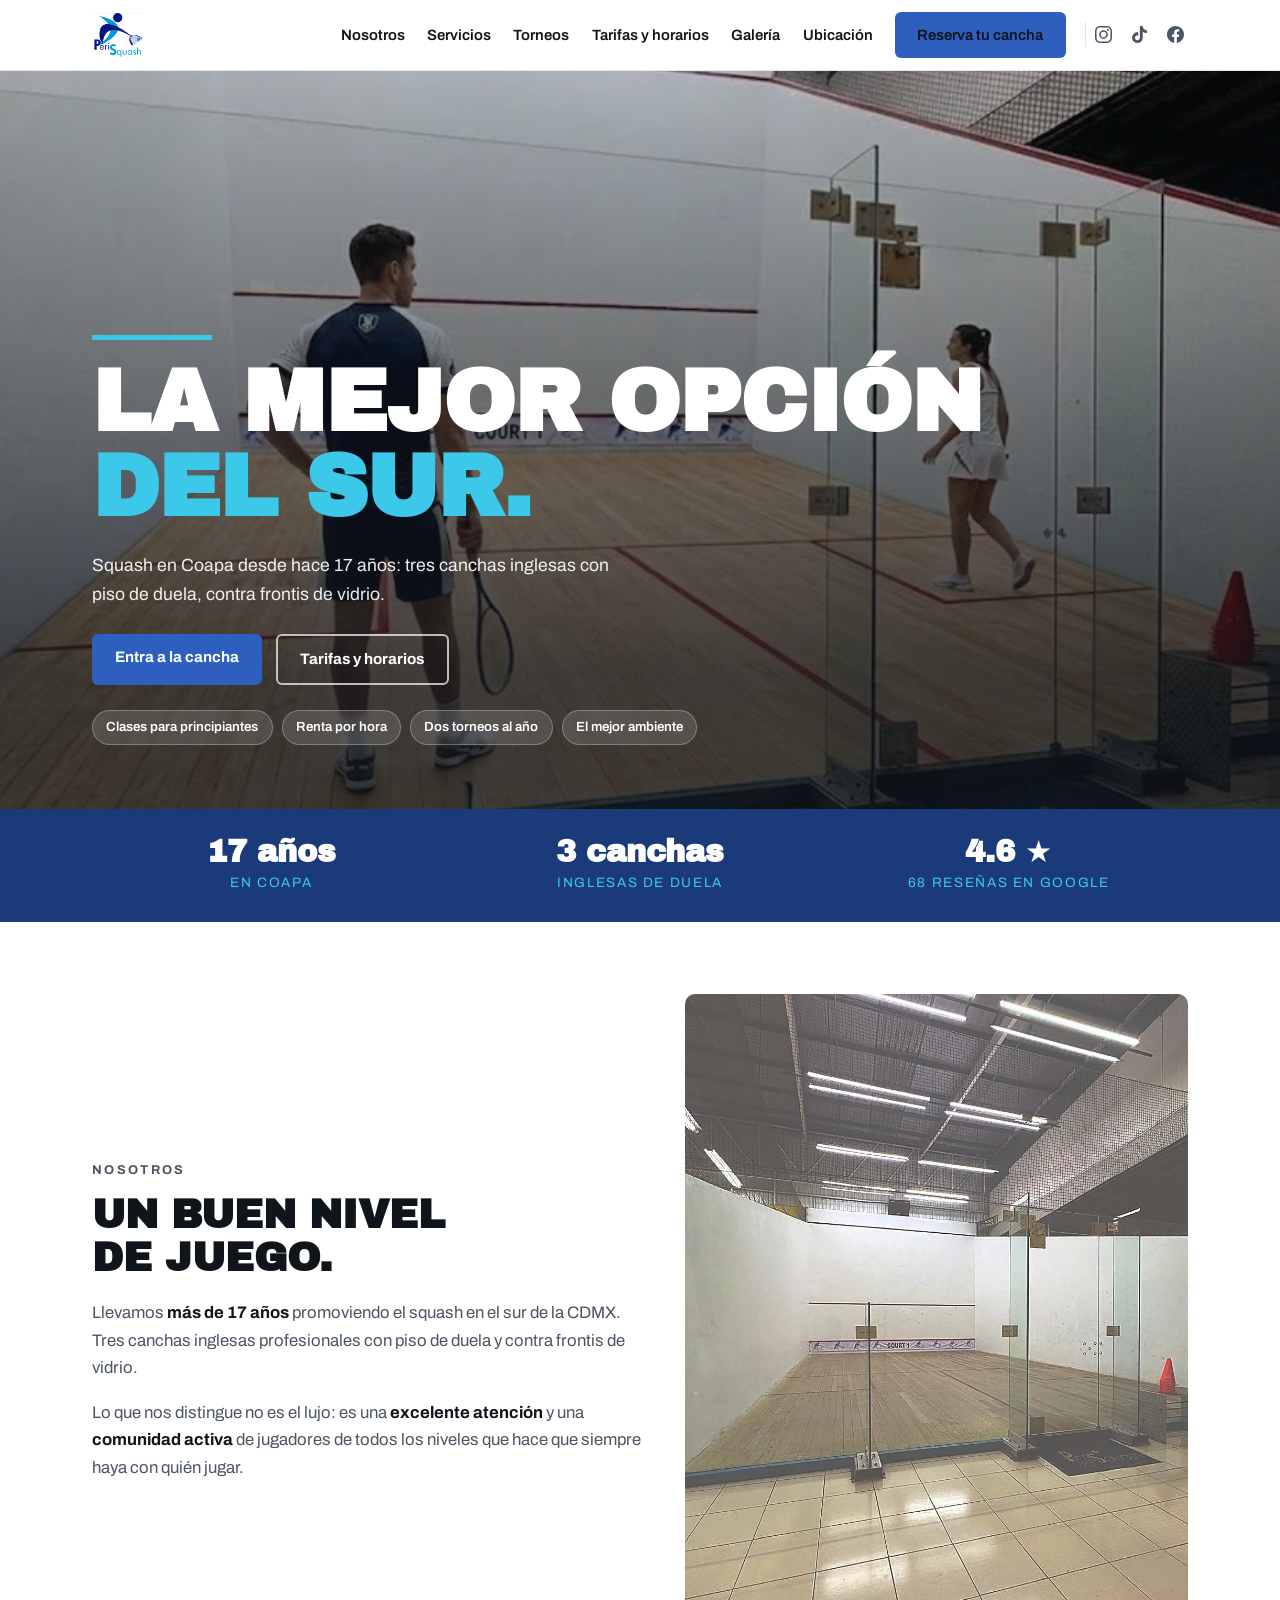
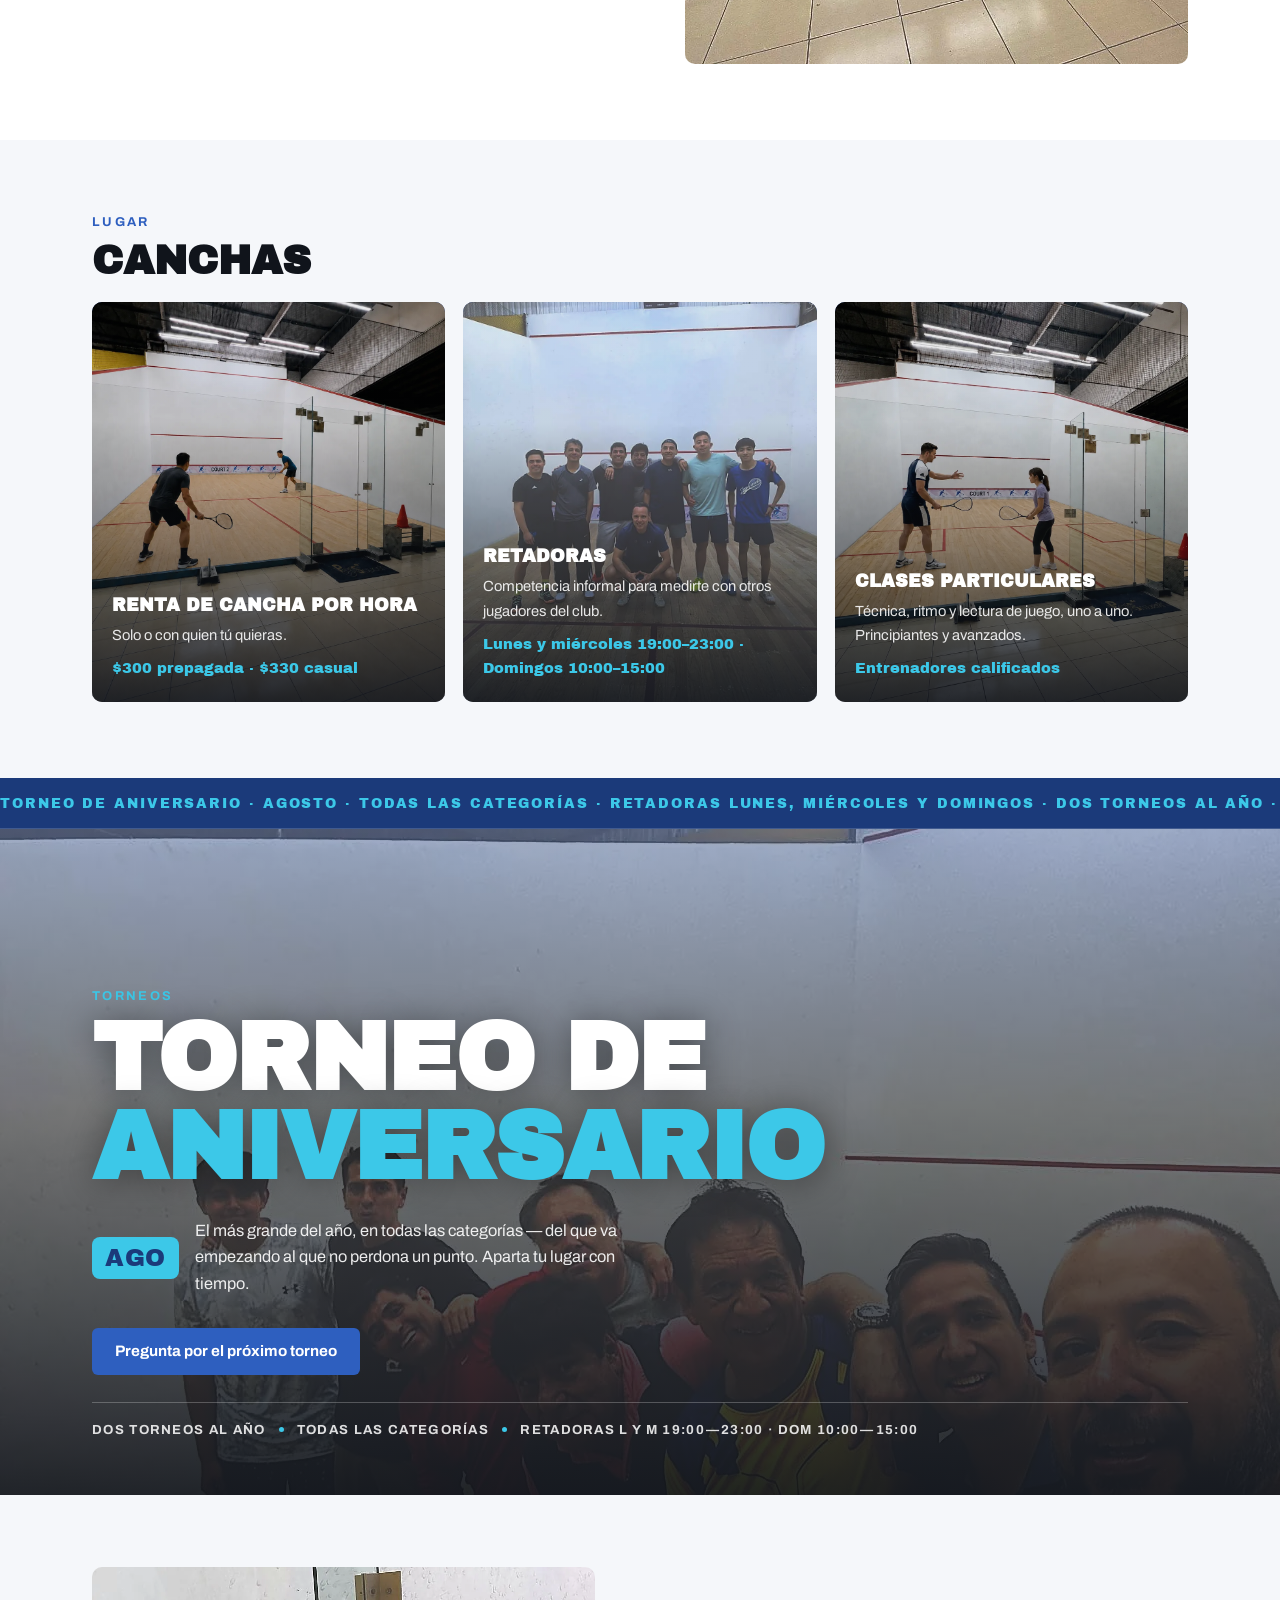
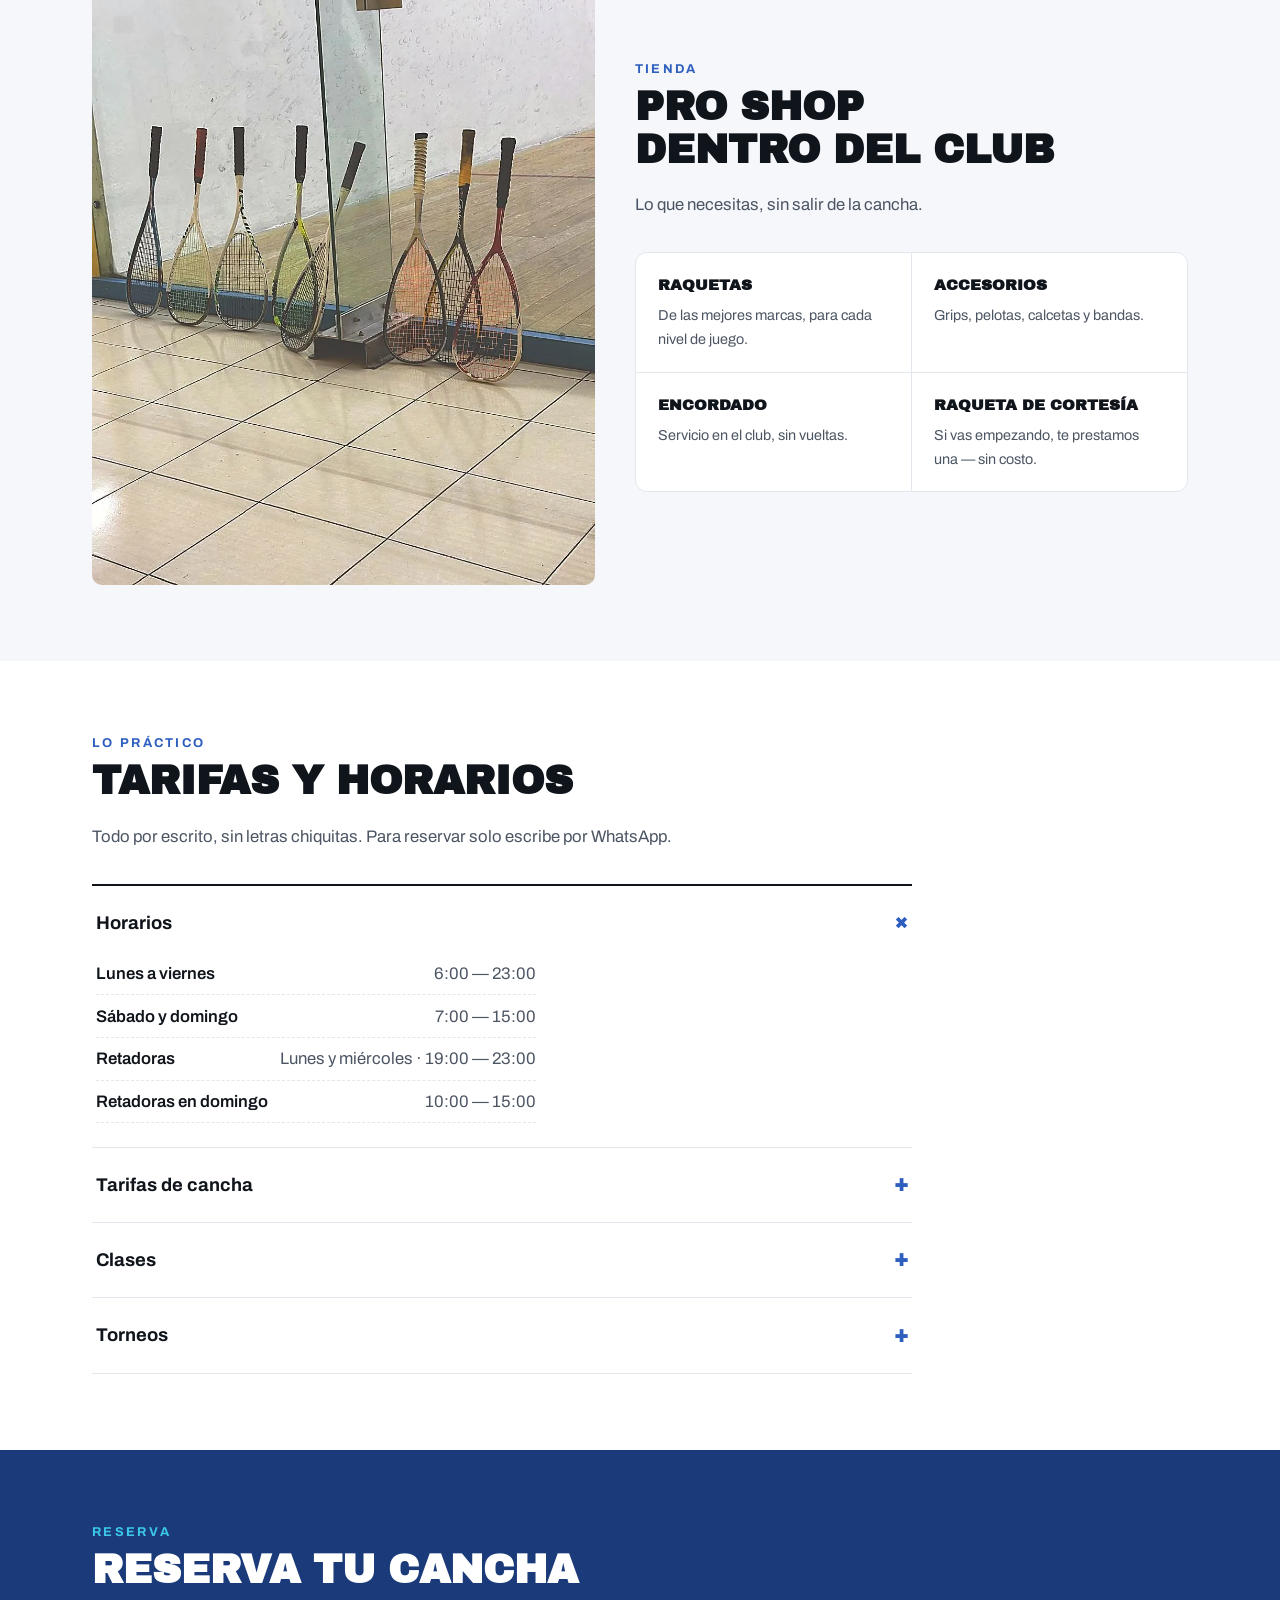
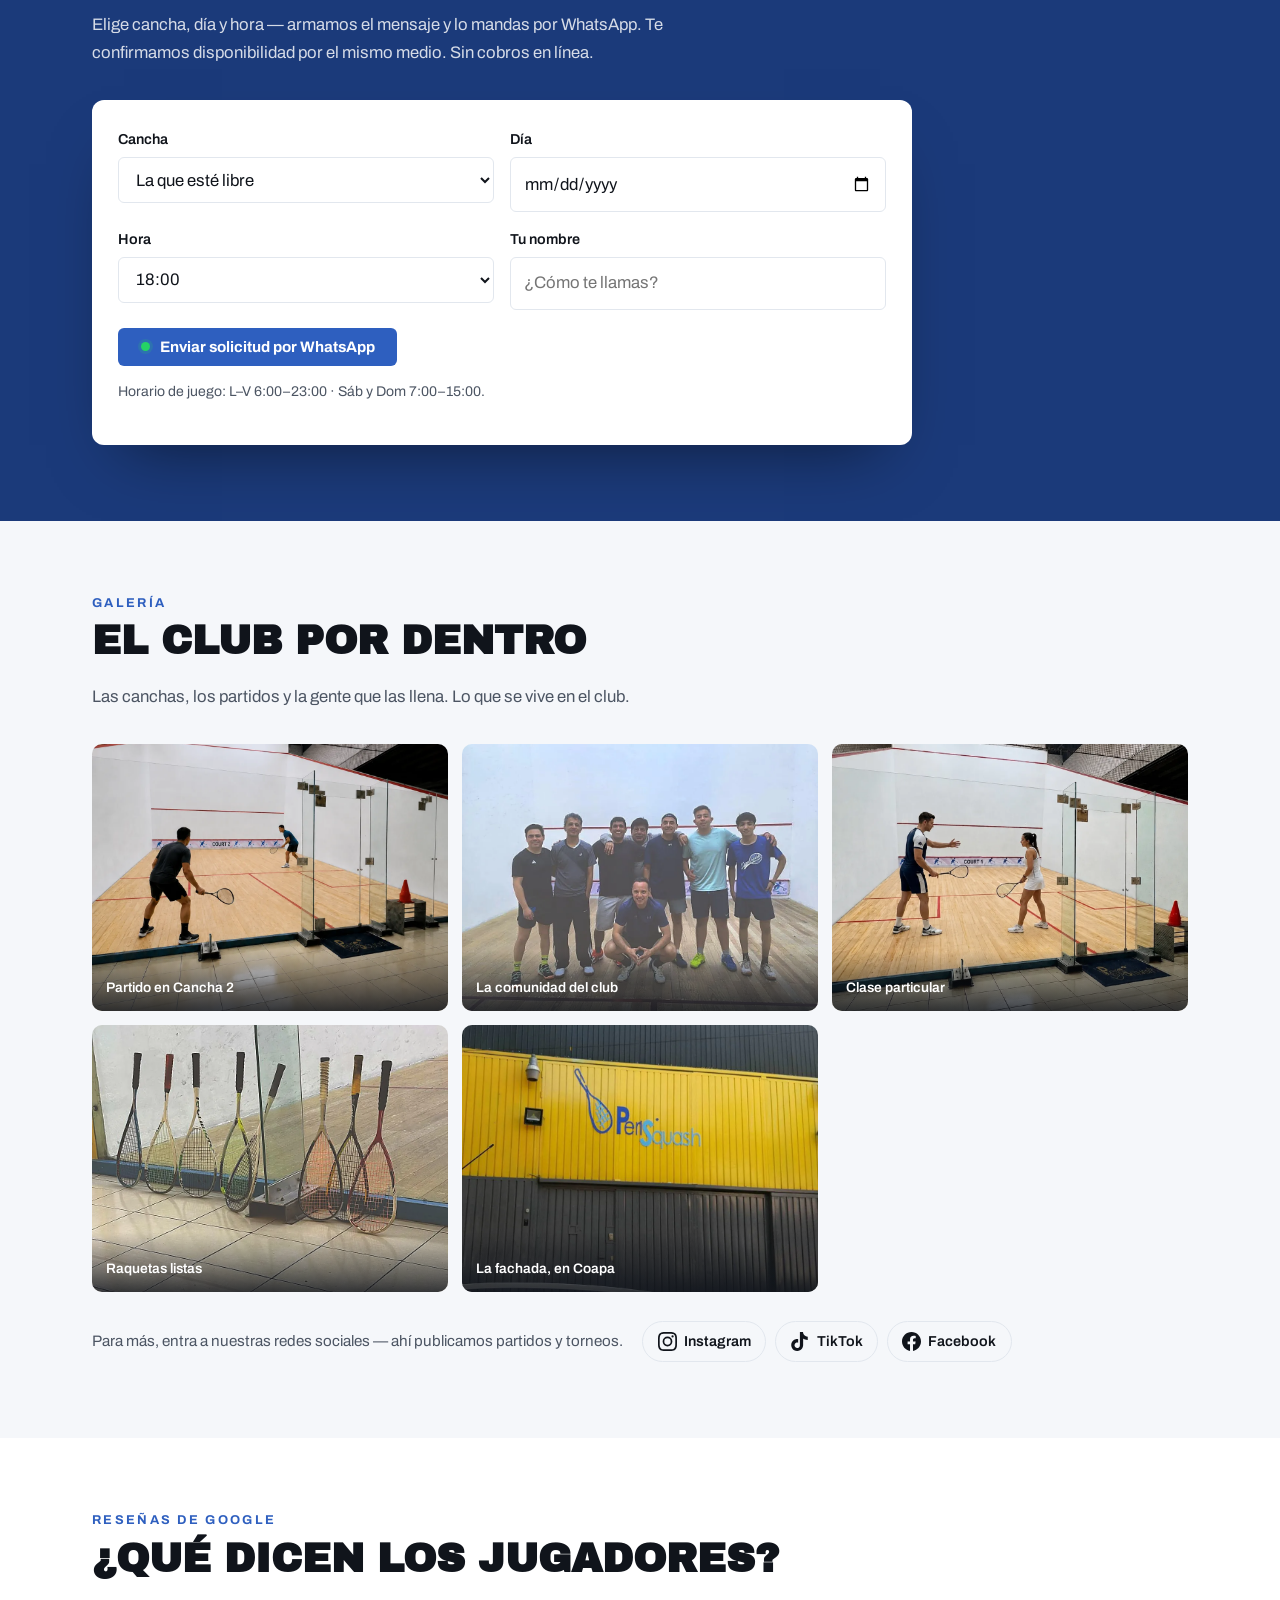
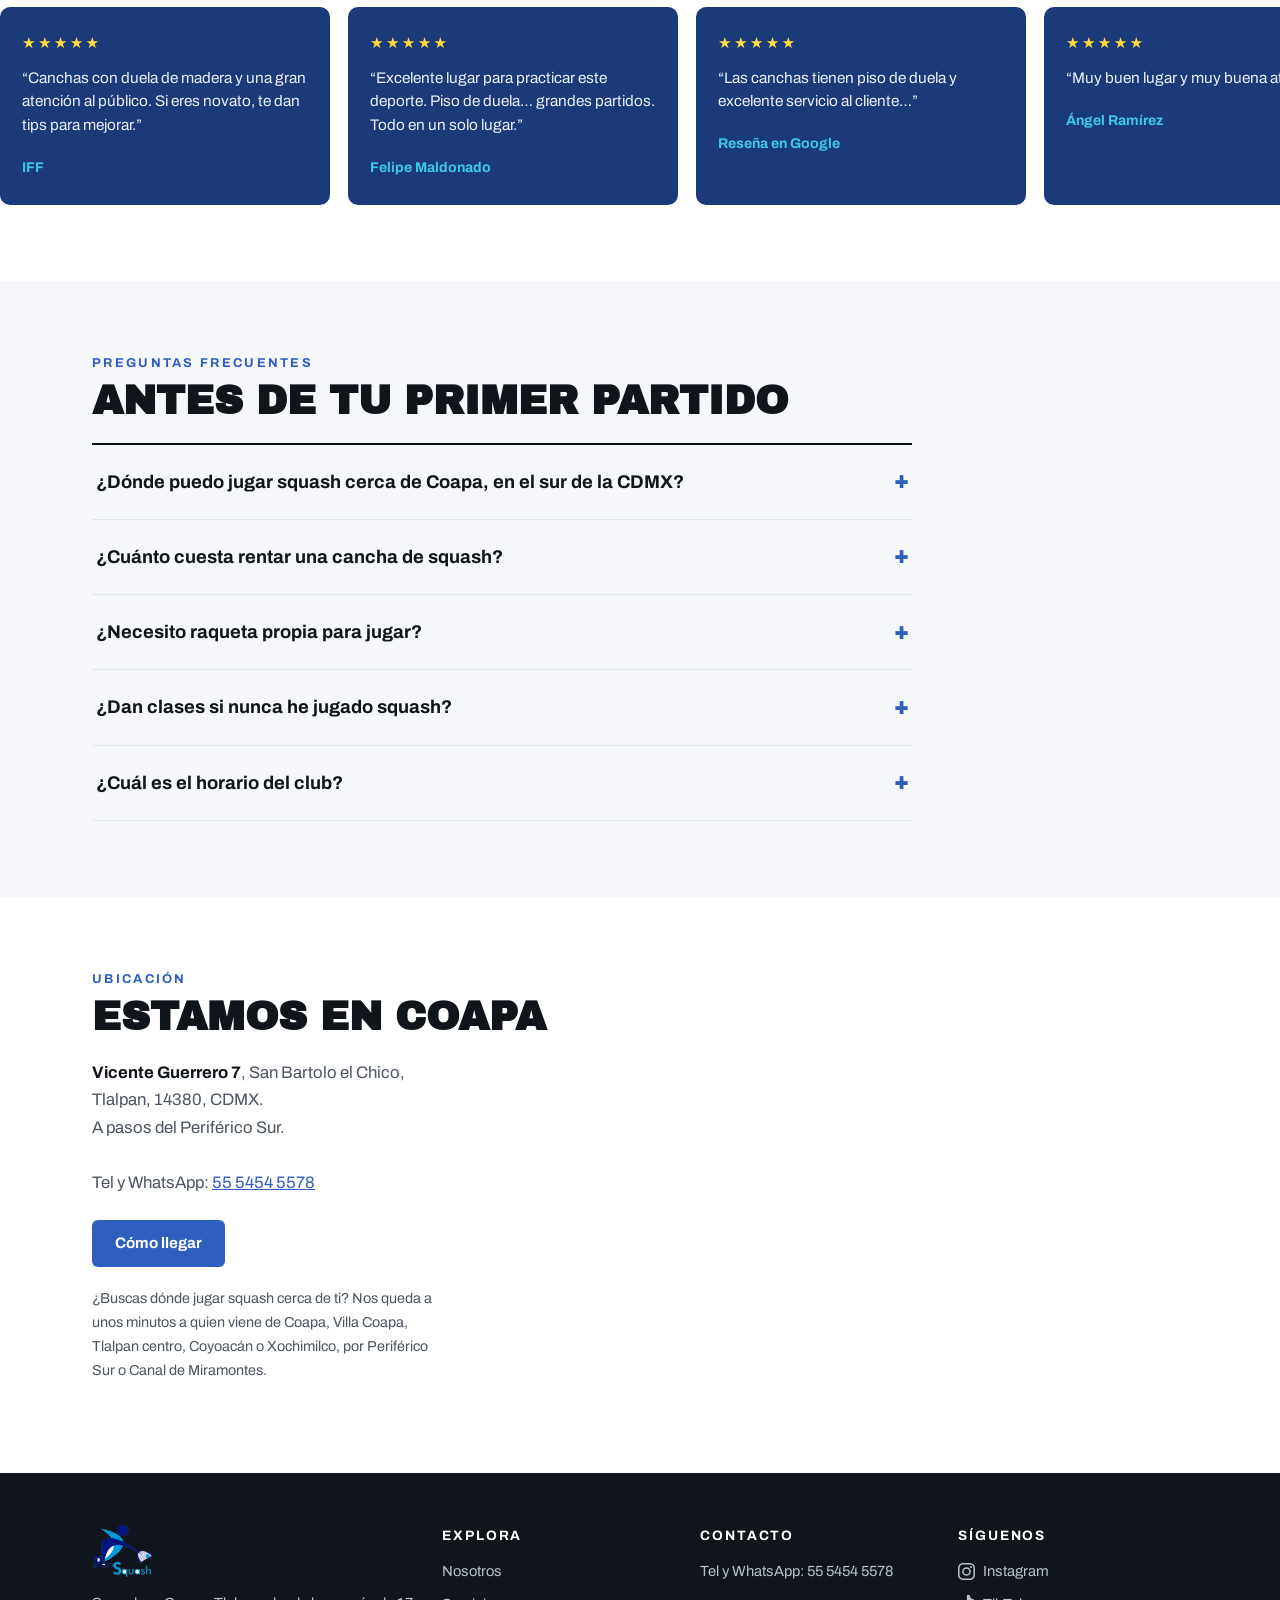
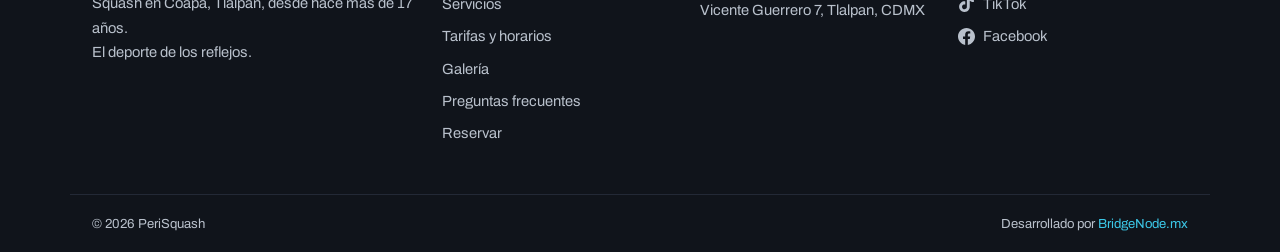
<file: index.html>
<!DOCTYPE html>
<html lang="es-MX">
<head>
<!-- Google Tag Manager -->
<script>(function(w,d,s,l,i){w[l]=w[l]||[];w[l].push({'gtm.start':
new Date().getTime(),event:'gtm.js'});var f=d.getElementsByTagName(s)[0],
j=d.createElement(s),dl=l!='dataLayer'?'&l='+l:'';j.async=true;j.src=
'https://www.googletagmanager.com/gtm.js?id='+i+dl;f.parentNode.insertBefore(j,f);
})(window,document,'script','dataLayer','GTM-TMTL7CJJ');</script>
<!-- End Google Tag Manager -->
<meta charset="utf-8">
<meta name="viewport" content="width=device-width, initial-scale=1">
<title>PeriSquash — Canchas de squash en Coapa, Tlalpan · CDMX</title>
<meta name="description" content="Club de squash en Coapa, Tlalpan, al sur de la CDMX. Tres canchas inglesas con piso de duela y pared de vidrio. Clases, torneos, retadoras y comunidad desde hace 17 años. Reserva por WhatsApp.">
<link rel="canonical" href="https://perisquash.com/">
<meta name="robots" content="index, follow, max-image-preview:large, max-snippet:-1, max-video-preview:-1">
<meta name="geo.region" content="MX-CMX">
<meta name="geo.placename" content="Coapa, Tlalpan, Ciudad de México">
<meta name="geo.position" content="19.2836816;-99.1316249">
<meta name="ICBM" content="19.2836816, -99.1316249">
<meta property="og:type" content="website">
<meta property="og:site_name" content="PeriSquash">
<meta property="og:title" content="PeriSquash — Canchas de squash en Coapa, Tlalpan · CDMX">
<meta property="og:description" content="Squash en Coapa, al sur de la CDMX. Tres canchas inglesas con piso de duela y frontis de vidrio. Clases y torneos.">
<meta property="og:url" content="https://perisquash.com/">
<meta property="og:image" content="https://perisquash.com/assets/images/og-image-v3.jpg">
<meta property="og:image:secure_url" content="https://perisquash.com/assets/images/og-image-v3.jpg">
<meta property="og:image:type" content="image/jpeg">
<meta property="og:image:width" content="1200">
<meta property="og:image:height" content="630">
<meta property="og:image:alt" content="PeriSquash — cancha con piso de duela y frontis de vidrio en Coapa, CDMX">
<meta property="og:locale" content="es_MX">
<meta name="twitter:card" content="summary_large_image">
<meta name="twitter:title" content="PeriSquash — Canchas de squash en Coapa, Tlalpan · CDMX">
<meta name="twitter:description" content="Squash en Coapa, al sur de la CDMX. Tres canchas inglesas con piso de duela y frontis de vidrio. Clases y torneos.">
<meta name="twitter:image" content="https://perisquash.com/assets/images/og-image-v3.jpg">
<meta name="twitter:image:alt" content="PeriSquash — cancha con piso de duela y frontis de vidrio en Coapa, CDMX">
<meta name="theme-color" content="#1B3A7A">
<link rel="icon" href="assets/favicon/favicon.ico" sizes="any">
<link rel="icon" type="image/png" sizes="32x32" href="assets/favicon/favicon-32x32.png">
<link rel="icon" type="image/png" sizes="16x16" href="assets/favicon/favicon-16x16.png">
<link rel="apple-touch-icon" sizes="180x180" href="assets/favicon/apple-touch-icon.png">
<link rel="manifest" href="site.webmanifest">
<meta name="apple-mobile-web-app-title" content="PeriSquash">
<link rel="preload" as="image" href="assets/images/portada-home.webp" type="image/webp" fetchpriority="high">
<link rel="preload" as="font" type="font/woff2" href="assets/fonts/archivo-latin-var.woff2" crossorigin>
<link rel="preload" as="font" type="font/woff2" href="assets/fonts/archivo-black-latin.woff2" crossorigin>
<style>
  /* Fuentes autoalojadas (subconjunto latino) — sin peticiones a Google Fonts */
  @font-face{
    font-family:"Archivo";
    font-style:normal;
    font-weight:400 700;
    font-display:swap;
    src:url("assets/fonts/archivo-latin-var.woff2") format("woff2");
    unicode-range:U+0000-00FF,U+0131,U+0152-0153,U+02BB-02BC,U+02C6,U+02DA,U+02DC,U+0304,U+0308,U+0329,U+2000-206F,U+20AC,U+2122,U+2191,U+2193,U+2212,U+2215,U+FEFF,U+FFFD;
  }
  @font-face{
    font-family:"Archivo Black";
    font-style:normal;
    font-weight:400;
    font-display:swap;
    src:url("assets/fonts/archivo-black-latin.woff2") format("woff2");
    unicode-range:U+0000-00FF,U+0131,U+0152-0153,U+02BB-02BC,U+02C6,U+02DA,U+02DC,U+0304,U+0308,U+0329,U+2000-206F,U+20AC,U+2122,U+2191,U+2193,U+2212,U+2215,U+FEFF,U+FFFD;
  }
</style>
<style>
  :root{
    --white:#FFFFFF; --ink:#10141B; --ink-soft:#4C5563; --paper:#F5F7FA;
    --blue:#2E5FBF; --navy:#1B3A7A; --cyan:#3CC8E8; --line:#E2E7EE;
    --font-display:"Archivo Black","Arial Black",system-ui,sans-serif;
    --font-body:"Archivo","Segoe UI",system-ui,sans-serif;
  }
  *{box-sizing:border-box}
  html{scroll-behavior:smooth;color-scheme:light}
  /* El nav es sticky: sin esto, al saltar a un ancla el título queda debajo de la barra */
  section[id],footer[id]{scroll-margin-top:84px}
  a,button,select,input,summary{touch-action:manipulation;-webkit-tap-highlight-color:rgba(46,95,191,.18)}
  h1,h2,h3{text-wrap:balance}
  picture{display:contents}
  /* Con picture en display:contents, <source> pasa a ser hijo directo del grid: hay que ocultarlo */
  picture source{display:none}
  body{margin:0;background:var(--white);color:var(--ink);font-family:var(--font-body);
    font-size:1.045rem;line-height:1.65}
  img{max-width:100%;display:block;height:auto}
  a{color:var(--blue)}
  :focus-visible{outline:3px solid var(--cyan);outline-offset:3px}
  .skip{position:absolute;left:-9999px;top:0;background:var(--ink);color:#fff;padding:.6em 1em;z-index:99}
  .skip:focus{left:0}
  .wrap{max-width:1140px;margin-inline:auto;padding-inline:22px}

  /* ── Nav ── */
  .nav{position:sticky;top:0;z-index:50;background:var(--white);border-bottom:1px solid var(--line)}
  .nav__in{display:flex;align-items:center;justify-content:space-between;gap:1rem;padding-block:12px}
  .nav__logo{display:flex;align-items:center;gap:.6rem;text-decoration:none}
  .nav__logo img{height:44px;width:auto}
  .nav__links{display:flex;align-items:center;gap:1.4rem;margin-left:auto}
  .nav__links a{color:var(--ink);text-decoration:none;font-weight:600;font-size:.93rem}
  .nav__links a:hover{color:var(--blue)}
  .btn{display:inline-block;background:var(--blue);color:#fff;text-decoration:none;font-weight:700;
    padding:.72em 1.5em;border-radius:6px;font-size:.95rem;transition:background-color .15s;border:0;cursor:pointer;font-family:var(--font-body)}
  .btn:hover{background:var(--navy);color:#fff}
  .btn--ghost{background:transparent;color:#fff;border:2px solid rgba(255,255,255,.7)}
  .btn--ghost:hover{background:rgba(255,255,255,.14)}
  .nav__soc{display:flex;align-items:center;gap:.7rem;padding-left:.3rem;
    border-left:1px solid var(--line);margin-left:.2rem}
  .nav__soc a{display:flex;color:var(--ink-soft);padding:4px;border-radius:6px;transition:color .15s}
  .nav__soc svg{width:19px;height:19px;fill:currentColor;display:block}
  .nav__soc .soc--ig:hover{color:#E4405F}
  .nav__soc .soc--tt:hover{color:#111}
  .nav__soc .soc--fb:hover{color:#1877F2}
  .nav__toggle{display:none;background:none;border:0;padding:8px;cursor:pointer}
  .nav__toggle span{display:block;width:24px;height:2.5px;background:var(--ink);margin:5px 0;border-radius:2px}

  /* ── Hero ── */
  .hero{position:relative;min-height:82vh;display:flex;align-items:flex-end;color:#fff;
    background:url("assets/images/portada-home.jpg") center 45%/cover no-repeat var(--navy)}
  /* WebP cuando el navegador lo soporta; si no, se queda con el JPG de arriba */
  @supports (background-image:image-set(url("x.webp") type("image/webp"))){
    .hero{background-image:image-set(
      url("assets/images/portada-home.webp") type("image/webp"),
      url("assets/images/portada-home.jpg") type("image/jpeg"))}
  }
  .hero::after{content:"";position:absolute;inset:0;
    background:linear-gradient(180deg,rgba(16,20,27,.25) 0%,rgba(16,20,27,.78) 82%)}
  .hero__in{position:relative;z-index:1;padding-block:70px 64px;width:100%}
  .hero h1{font-family:var(--font-display);font-size:clamp(2.6rem,7.2vw,5.4rem);line-height:.98;
    margin:0 0 .25em;text-transform:uppercase;letter-spacing:-.01em}
  .hero h1 .sur{color:var(--cyan)}
  .hero p{max-width:52ch;margin:0 0 1.4em;font-size:1.1rem;color:rgba(255,255,255,.92)}
  .hero__tag{font-weight:700;color:var(--cyan);text-transform:uppercase;letter-spacing:.14em;font-size:.85rem;margin:0 0 .9em}
  .hero__ctas{display:flex;gap:14px;flex-wrap:wrap}
  .hero__chips{display:flex;flex-wrap:wrap;gap:9px;list-style:none;margin:1.5em 0 0;padding:0}
  .hero__chips li{font-size:.83rem;font-weight:600;color:#fff;padding:.42em 1em;border-radius:999px;
    background:rgba(255,255,255,.13);border:1px solid rgba(255,255,255,.28);backdrop-filter:blur(2px)}
  .hero__rule{width:120px;height:5px;background:var(--cyan);margin-bottom:1.2em}
  .hero__details{display:contents}
  .hero__scroll-cue{display:none}

  /* ── Franja de datos ── */
  .facts{background:var(--navy);color:#fff}
  .facts__in{display:grid;grid-template-columns:repeat(3,1fr);gap:10px;padding-block:26px;text-align:center}
  .facts b{display:block;font-family:var(--font-display);font-size:1.9rem;line-height:1.1}
  .facts span{font-size:.85rem;text-transform:uppercase;letter-spacing:.12em;color:var(--cyan)}

  /* ── Secciones ── */
  section.block{padding-block:72px 76px}
  .block--alt{background:var(--paper)}
  .kicker{margin:0 0 .5em;font-size:.8rem;font-weight:700;text-transform:uppercase;
    letter-spacing:.18em;color:var(--blue)}
  h2{font-family:var(--font-display);font-size:clamp(1.7rem,3.6vw,2.5rem);line-height:1.06;
    margin:0 0 .5em;text-transform:uppercase}
  .lead{max-width:62ch;color:var(--ink-soft);margin:0 0 2em}

  /* Nosotros */
  .about{display:grid;grid-template-columns:1.1fr 1fr;gap:40px;align-items:center}
  .about img{border-radius:10px;width:100%;height:100%;object-fit:cover;min-height:320px}
  .about p{color:var(--ink-soft);margin:0 0 1em}
  .about p b{color:var(--ink)}
  .about__fig{position:relative;margin:0;height:100%}
  .about__fig figcaption{position:absolute;left:16px;bottom:16px;right:16px;background:rgba(255,255,255,.94);
    border-left:4px solid var(--cyan);border-radius:8px;padding:.75em 1em;font-size:.88rem;color:var(--ink-soft)}
  .about__fig figcaption b{color:var(--ink)}

  /* Servicios: tarjetas con foto de fondo */
  .servicios{display:grid;grid-template-columns:repeat(3,1fr);gap:18px}
  .serv{position:relative;border-radius:10px;overflow:hidden;min-height:400px;
    display:flex;align-items:flex-end;color:#fff;background:var(--navy)}
  .serv img{position:absolute;inset:0;width:100%;height:100%;object-fit:cover;transition:transform .5s ease}
  .serv:hover img{transform:scale(1.05)}
  .serv .veil{position:absolute;inset:0;background:linear-gradient(180deg,rgba(16,20,27,.08) 30%,rgba(16,20,27,.9) 100%)}
  .serv .txt{position:relative;padding:22px 20px}
  .serv h3{font-family:var(--font-display);font-size:1.1rem;text-transform:uppercase;margin:0 0 .4em;line-height:1.2}
  .serv p{margin:0;font-size:.92rem;color:rgba(255,255,255,.88)}
  .serv .price{display:block;margin-top:.6em;color:var(--cyan)}

  /* Torneos banner */
  .torneos{background:var(--navy);color:#fff}
  .torneos .kicker{color:var(--cyan)}
  .marquee{overflow:hidden;border-bottom:1px solid rgba(255,255,255,.16);white-space:nowrap;padding:.65em 0}
  .marquee__track{display:inline-flex;animation:mq 28s linear infinite}
  .marquee__track span{font-family:var(--font-display);text-transform:uppercase;letter-spacing:.14em;
    font-size:.85rem;color:var(--cyan);padding-right:.5em}
  @keyframes mq{to{transform:translateX(-50%)}}
  .torneos p{color:rgba(255,255,255,.9)}
  /* Cartel: la foto ocupa toda la franja y el texto va encima. Es la única sección
     que rompe la retícula de dos columnas — por eso resalta. */
  .cartel{position:relative;overflow:hidden;background:var(--navy);
    min-height:clamp(470px,74vh,680px);display:flex;align-items:flex-end}
  .cartel__img{position:absolute;inset:0;width:100%;height:100%;object-fit:cover;object-position:center 38%}
  .cartel__veil{position:absolute;inset:0;background:
    linear-gradient(180deg,rgba(27,58,122,.42) 0%,rgba(16,20,27,.55) 42%,rgba(16,20,27,.93) 100%)}
  .cartel__in{position:relative;width:100%;padding-block:70px 54px}
  .cartel__title{font-family:var(--font-display);font-size:clamp(2.45rem,8.4vw,6rem);line-height:.93;
    text-transform:uppercase;letter-spacing:-.015em;margin:0 0 .55rem;max-width:12ch;
    text-shadow:0 2px 34px rgba(0,0,0,.4)}
  .cartel__title .ani{color:var(--cyan)}
  .cartel__meta{display:flex;align-items:center;gap:16px;max-width:56ch;margin:1.5em 0 1.8em}
  .cartel__mes{font-family:var(--font-display);font-size:1.5rem;color:var(--navy);background:var(--cyan);
    border-radius:8px;padding:.36em .55em;line-height:1;flex:none;letter-spacing:.02em}
  .cartel__meta p{margin:0;font-size:1.02rem}
  .cartel__foot{display:flex;flex-wrap:wrap;gap:.6em 1em;list-style:none;margin:2em 0 0;padding:1.25em 0 0;
    border-top:1px solid rgba(255,255,255,.24);font-size:.82rem;font-weight:700;
    text-transform:uppercase;letter-spacing:.1em;color:rgba(255,255,255,.85)}
  .cartel__foot li{display:flex;align-items:center;gap:1em}
  .cartel__foot li+li::before{content:"";width:5px;height:5px;border-radius:50%;background:var(--cyan);flex:none}

  /* Galería */
  .galeria{display:grid;grid-template-columns:repeat(3,1fr);gap:14px;margin-top:2rem}
  .galeria figure{margin:0;position:relative;border-radius:10px;overflow:hidden;background:var(--paper)}
  .galeria figure img{width:100%;aspect-ratio:4/3;object-fit:cover;transition:transform .5s ease}
  .galeria figure:hover img{transform:scale(1.05)}
  .galeria figcaption{position:absolute;left:0;right:0;bottom:0;padding:26px 14px 11px;color:#fff;
    font-size:.86rem;font-weight:600;
    background:linear-gradient(180deg,rgba(16,20,27,0) 0%,rgba(16,20,27,.82) 100%)}
  .galeria__nota{margin:1.5rem 0 0;color:var(--ink-soft);font-size:.95rem}
  .galeria__redes{margin:1.8rem 0 0;display:flex;flex-wrap:wrap;align-items:center;gap:.8rem 1.2rem}
  .galeria__redes p{margin:0;color:var(--ink-soft);font-size:.95rem}
  .galeria__socs{display:flex;flex-wrap:wrap;gap:.55rem}
  .galeria__socs .soc{display:inline-flex;align-items:center;gap:.5em;padding:.55em 1em;
    border:1px solid var(--line);border-radius:99px;color:var(--ink);text-decoration:none;
    font-weight:600;font-size:.9rem;transition:color .18s,background .18s,border-color .18s}
  .galeria__socs .soc svg{width:19px;height:19px}
  .galeria__socs .soc--ig:hover{background:#E4405F;border-color:#E4405F;color:var(--white)}
  .galeria__socs .soc--tt:hover{background:#111;border-color:#111;color:var(--white)}
  .galeria__socs .soc--fb:hover{background:#1877F2;border-color:#1877F2;color:var(--white)}

  /* Tienda */
  .casa{display:grid;grid-template-columns:1fr 1.1fr;gap:40px;align-items:center}
  .casa img{border-radius:10px;width:100%;height:100%;object-fit:cover;min-height:320px}
  .shop{display:grid;grid-template-columns:1fr 1fr;gap:1px;background:var(--line);
    border:1px solid var(--line);border-radius:12px;overflow:hidden}
  .shop__item{background:var(--white);padding:20px 22px}
  .shop__item h3{font-family:var(--font-display);font-size:.95rem;text-transform:uppercase;margin:0 0 .4em}
  .shop__item p{margin:0;font-size:.9rem;color:var(--ink-soft)}

  /* Acordeón */
  .acc{max-width:820px;border-top:2px solid var(--ink)}
  .acc__item{border-bottom:1px solid var(--line)}
  .acc__btn{width:100%;display:flex;align-items:center;justify-content:space-between;gap:1rem;
    background:none;border:0;cursor:pointer;font:inherit;font-weight:700;font-size:1.15rem;
    padding:1.05em 4px;color:var(--ink);text-align:left}
  .acc__btn .plus{font-family:var(--font-display);font-size:1.35rem;color:var(--blue);
    transition:transform .25s;flex:none}
  .acc__item.open .plus{transform:rotate(45deg)}
  .acc__panel{max-height:0;overflow:hidden;transition:max-height .3s ease}
  .acc__body{padding:0 4px 1.4em;color:var(--ink-soft)}
  .acc__body dl{margin:0;display:grid;gap:.45em;max-width:440px}
  .acc__body dl div{display:flex;justify-content:space-between;gap:1rem;border-bottom:1px dashed var(--line);padding-bottom:.4em}
  .acc__body dt{font-weight:600;color:var(--ink)}
  .acc__body dd{margin:0}
  .acc__body ul{margin:.2em 0 0;padding-left:1.2em}
  .acc__body li{margin-bottom:.35em}
  .price{font-family:var(--font-display);color:var(--blue)}

  /* Reserva */
  .block--navy{background:var(--navy)}
  .block--navy .kicker{color:var(--cyan)}
  .block--navy h2{color:#fff}
  .block--navy .lead{color:rgba(255,255,255,.82)}
  .reserva{max-width:820px;background:var(--white);border-radius:12px;padding:28px 26px;
    box-shadow:0 32px 64px -32px rgba(0,0,0,.55)}
  .reserva__grid{display:grid;grid-template-columns:1fr 1fr;gap:16px;margin-bottom:18px}
  .reserva label{display:block;font-weight:600;font-size:.9rem;margin-bottom:.35em}
  .reserva select,.reserva input{width:100%;padding:.7em .8em;border:1px solid var(--line);border-radius:6px;
    font:inherit;background:var(--white);color:var(--ink)}
  .reserva__note{font-size:.88rem;color:var(--ink-soft);margin-top:1em}
  #formReserva .btn{display:inline-flex;align-items:center;gap:.65em}
  #formReserva .btn::before{content:"";width:9px;height:9px;border-radius:50%;background:#25D366;
    box-shadow:0 0 0 3px rgba(37,211,102,.16);flex:none}

  /* Reseñas: carrusel */
  .reviews{overflow:hidden}
  .rail{display:flex;gap:18px;width:max-content;animation:rail 42s linear infinite;margin-top:1.6em}
  .reviews:hover .rail{animation-play-state:paused}
  @keyframes rail{to{transform:translateX(-50%)}}
  .rev{width:330px;flex:none;background:var(--navy);color:#fff;border-radius:10px;padding:24px 22px}
  .rev{transition:transform .2s ease,box-shadow .2s ease,background-color .2s ease}
  .rev:hover,.rev:focus-visible{transform:translateY(-4px);background:#234B91;
    box-shadow:0 14px 30px -18px rgba(16,20,27,.75)}
  .rev .stars{color:#FFD93D;letter-spacing:.15em;margin:0 0 .7em;font-size:.95rem}
  .rev blockquote{margin:0 0 1em;font-size:.96rem;line-height:1.55;color:rgba(255,255,255,.92)}
  .rev cite{font-style:normal;font-weight:700;font-size:.88rem;color:var(--cyan)}

  /* Ubicación */
  .loc{display:grid;grid-template-columns:1fr 1.2fr;gap:34px;align-items:start}
  .loc iframe{width:100%;height:380px;border:0;border-radius:10px}
  .loc address{font-style:normal;color:var(--ink-soft);margin-bottom:1.4em}
  .loc address b{color:var(--ink)}
  .loc__cerca{font-size:.9rem;color:var(--ink-soft);margin-top:1.4em;max-width:44ch}

  /* Footer */
  footer{background:var(--ink);color:#B9C1CC;font-size:.92rem}
  .foot__grid{display:grid;grid-template-columns:1.4fr 1fr 1fr 1fr;gap:28px;padding-block:52px 40px}
  .foot__grid h4{color:#fff;font-size:.85rem;text-transform:uppercase;letter-spacing:.14em;margin:0 0 .9em}
  .foot__grid a{color:#B9C1CC;text-decoration:none;display:block;margin-bottom:.55em}
  .foot__grid a:hover{color:var(--cyan)}
  .foot__grid .soc{display:flex;align-items:center;gap:.55em}
  .soc svg{width:17px;height:17px;fill:currentColor;flex:none}
  .foot__grid .soc--ig:hover{color:#E4405F}
  .foot__grid .soc--tt:hover{color:#69C9D0}
  .foot__grid .soc--fb:hover{color:#1877F2}
  .foot__logo{height:52px;width:auto;margin-bottom:.8em}
  .foot__base{border-top:1px solid #232936;padding-block:18px;display:flex;justify-content:space-between;
    gap:1rem;flex-wrap:wrap;font-size:.82rem}
  .foot__base a{color:var(--cyan);text-decoration:none}

  /* Aparición al hacer scroll */
  .reveal{opacity:0;transform:translateY(26px);transition:opacity .65s ease,transform .65s ease}
  .reveal.in{opacity:1;transform:none}

  @media (max-width:900px){
    .servicios{grid-template-columns:1fr 1fr}
    .servicios .serv:last-child{grid-column:1 / -1}
    .galeria{grid-template-columns:1fr 1fr}
    .about,.casa,.loc,.reserva__grid{grid-template-columns:1fr}
    .foot__grid{grid-template-columns:1fr 1fr}
    .nav__links{display:none;position:absolute;top:calc(100% + 7px);left:12px;right:12px;
      background:rgba(255,255,255,.82);backdrop-filter:blur(14px);border:1px solid rgba(255,255,255,.68);
      border-radius:12px;box-shadow:0 18px 42px -24px rgba(16,20,27,.6);
      flex-direction:column;align-items:flex-start;padding:13px 16px;gap:.72rem}
    .nav__links .btn{padding:.6em 1em;font-size:.85rem}
    .nav__links.open{display:flex}
    .nav__soc{border-left:0;padding-left:0;margin-left:auto;gap:.3rem}
    .nav__soc a{padding:8px}
    .nav__toggle{display:block}
    .facts__in{grid-template-columns:1fr 1fr 1fr;gap:4px}
    .facts b{font-size:1.3rem}
  }
  @media (max-width:560px){
    body{font-size:.98rem}
    .wrap{padding-inline:18px}
    section.block{padding-block:48px 52px}
    .lead{margin-bottom:1.35em}
    .about,.casa{gap:24px}
    .about img,.casa img{height:230px;min-height:0;object-position:center 48%}

    .nav__logo img{height:38px}
    .nav__in{padding-block:8px;gap:.15rem}
    .nav__soc a{padding:7px}
    .nav__soc svg{width:17px;height:17px}
    .nav__toggle{margin-left:2px}

    /* Canchas se lee como un solo panel: tres filas completas, sin contenido cortado. */
    .servicios{display:grid;grid-template-columns:1fr;gap:10px;margin:0;padding:0;overflow:visible}
    .serv{display:grid;grid-template-columns:38% 1fr;min-height:0;height:152px;
      color:var(--ink);background:var(--white);border:1.5px solid #D3D9E2;
      box-shadow:0 10px 24px -20px rgba(16,20,27,.65)}
    .serv picture{display:block;grid-column:1;grid-row:1;height:100%;min-width:0;overflow:hidden}
    .serv img{position:static;display:block;width:100%;height:100%;object-fit:cover;transition:none}
    .serv .veil{display:none}
    .serv .txt{grid-column:2;grid-row:1;padding:15px 14px;align-self:center}
    .serv h3{font-size:.86rem;color:var(--ink)}
    .serv p{font-size:.78rem;line-height:1.38;color:var(--ink-soft)}
    .serv .price{margin-top:.45em;color:var(--blue);font-size:.74rem;line-height:1.3}

    .facts__in{padding-block:17px;gap:0}
    .facts__in>div{padding-inline:7px;border-right:1px solid rgba(255,255,255,.16)}
    .facts__in>div:last-child{border-right:0}
    .facts b{font-size:1.03rem;white-space:nowrap}
    .facts span{display:block;font-size:.61rem;line-height:1.25;letter-spacing:.06em;margin-top:.35em}

    /* Portada en dos tiempos: primero la cancha; la información entra al deslizar. */
    .hero{min-height:82svh;align-items:stretch;background-size:cover;background-position:center 45%}
    .hero__in{min-height:82svh;display:flex;flex-direction:column;padding-block:48px 32px}
    .hero h1{font-size:2.7rem;max-width:8ch}
    .hero__scroll-cue{display:flex;align-items:center;gap:9px;margin-top:.9rem;color:rgba(255,255,255,.82);
      font-size:.66rem;font-weight:700;text-transform:uppercase;letter-spacing:.1em;
      transition:opacity .32s ease,transform .32s ease}
    .hero__scroll-cue::before{content:"";width:34px;height:1px;background:var(--cyan)}
    .hero__details{display:block;margin-top:auto;opacity:0;transform:translateY(30px);pointer-events:none;
      transition:opacity .58s ease,transform .68s cubic-bezier(.22,1,.36,1)}
    .hero__details>p,.hero__details .hero__ctas,.hero__details .hero__chips{
      opacity:0;transform:translateY(14px);transition:opacity .5s ease,transform .62s cubic-bezier(.22,1,.36,1)}
    .hero.is-entered .hero__details{opacity:1;transform:none;pointer-events:auto}
    .hero.is-entered .hero__details>p{opacity:1;transform:none;transition-delay:.08s}
    .hero.is-entered .hero__details .hero__ctas{opacity:1;transform:none;transition-delay:.2s}
    .hero.is-entered .hero__details .hero__chips{opacity:1;transform:none;transition-delay:.32s}
    .hero.is-entered .hero__scroll-cue{opacity:0;transform:translateY(-7px)}

    /* Galería compacta: una imagen de apertura y cuatro piezas en mosaico. */
    .galeria{grid-template-columns:repeat(2,minmax(0,1fr));gap:9px;margin-top:1.3rem}
    .galeria figure:first-child{grid-column:1 / -1}
    .galeria figure:first-child img{aspect-ratio:16/9}
    .galeria figure:not(:first-child) img{aspect-ratio:1/1}
    .galeria figcaption{padding:22px 10px 8px;font-size:.76rem}
    .galeria__redes{margin-top:1.25rem}
    .galeria__socs{gap:.45rem}
    .galeria__socs .soc{padding:.5em .8em;font-size:.82rem}

    .shop__item{padding:15px 14px}
    /* El contenido usa la pared vacía y deja libre al grupo de jugadores. */
    .cartel{min-height:clamp(560px,76svh,650px);align-items:stretch}
    .cartel__in{padding-block:30px;display:flex;flex-direction:column;justify-content:flex-start}
    .cartel__title{font-size:2.38rem;margin-bottom:.35rem}
    .cartel__meta{margin:.55em 0 .8em;gap:9px;max-width:34ch}
    .cartel__meta p{font-size:.8rem;line-height:1.34}
    .cartel .btn{padding:.62em 1em;font-size:.82rem}
    .cartel__foot{display:none}
    .cartel__veil{background:linear-gradient(180deg,rgba(16,20,27,.82) 0%,rgba(16,20,27,.56) 35%,rgba(16,20,27,.08) 72%,rgba(16,20,27,.2) 100%)}
    .cartel__meta{align-items:flex-start}
    .marquee{padding:.38em 0}
    .marquee__track span{font-size:.62rem;letter-spacing:.075em}

    /* Reseñas en una retícula estable: todas caben en el ancho y dejan de pasar solas. */
    .reviews .rail{display:grid;grid-template-columns:repeat(2,minmax(0,1fr));width:auto;
      gap:9px;margin:1.15em 18px 0;animation:none}
    .reviews .rev{width:auto;padding:15px 13px;border-radius:8px}
    .reviews .rev[aria-hidden="true"]{display:none}
    .reviews .rev:nth-child(5){grid-column:1 / -1}
    .rev .stars{font-size:.72rem;margin-bottom:.45em}
    .rev blockquote{font-size:.77rem;line-height:1.42;margin-bottom:.65em}
    .rev cite{font-size:.7rem}

    /* En móvil, primero se explica la tienda y después se muestra la fotografía. */
    .casa>picture{display:block;order:2}
    .casa>picture img{width:100%}
    .casa>div{order:1}

    /* Preguntas en tarjetas breves y respirables. */
    #faq .acc{border-top:0;display:grid;gap:8px}
    #faq .acc__item{background:var(--white);border:1px solid var(--line);border-radius:8px;overflow:hidden}
    #faq .acc__btn{padding:12px;font-size:.88rem;line-height:1.35}
    #faq .acc__btn .plus{font-size:1rem}
    #faq .acc__body{padding:0 12px 12px;font-size:.86rem}

    #info .acc__item.open{border-color:rgba(46,95,191,.34);box-shadow:inset 3px 0 var(--cyan)}
    #info .acc__item.open .acc__btn{color:var(--blue)}

    .reserva{background:linear-gradient(145deg,#fff 0%,#F2F7FF 100%);
      border:1px solid rgba(46,95,191,.2)}

    /* Dirección y mapa forman una sola tarjeta. */
    #ubicacion{background:var(--paper)}
    .loc{display:block;background:var(--white);border:1px solid var(--line);border-radius:12px;
      padding:18px;overflow:hidden;box-shadow:0 16px 32px -28px rgba(16,20,27,.65)}
    .loc address{margin-bottom:1em;line-height:1.55}
    .loc .btn{padding:.62em 1em;font-size:.85rem}
    .loc__cerca{margin:.9em 0 0;font-size:.8rem;line-height:1.5}
    .loc iframe{height:225px;width:calc(100% + 36px);margin:18px -18px -18px;border-radius:0}

  }
  @media (prefers-reduced-motion:reduce){
    html{scroll-behavior:auto}
    .rail{animation:none;width:auto;flex-wrap:wrap}
    .rev{width:100%;max-width:330px}
    .marquee__track{animation:none}
    .reveal{opacity:1;transform:none;transition:none}
    .serv,.serv::before{transition:none}
    .rev{transition:none}
    .hero__details,.hero__details>p,.hero__details .hero__ctas,.hero__details .hero__chips{
      animation:none!important;opacity:1;transform:none;transition:none;pointer-events:auto}
    .hero__scroll-cue{display:none}
  }
</style>
<script type="application/ld+json">
{
  "@context": "https://schema.org",
  "@type": ["SportsActivityLocation", "SportsClub", "SportsOrganization", "LocalBusiness"],
  "@id": "https://perisquash.com/#club",
  "name": "PeriSquash",
  "alternateName": ["Peri Squash", "PeriSquash Coapa"],
  "foundingDate": "2009",
  "description": "Club de squash en Coapa, Tlalpan: tres canchas inglesas con piso de duela y pared de vidrio, clases, torneos y retadoras.",
  "url": "https://perisquash.com/",
  "telephone": "+525554545578",
  "logo": "https://perisquash.com/assets/favicon/icon-512.png",
  "image": [
    "https://perisquash.com/assets/images/cancha-2.jpg",
    "https://perisquash.com/assets/images/fondo-inicio_cancha.jpg",
    "https://perisquash.com/assets/images/fachada.jpg",
    "https://perisquash.com/assets/images/og-image-v2.png"
  ],
  "priceRange": "$300–$330 MXN por hora",
  "currenciesAccepted": "MXN",
  "paymentAccepted": "Efectivo, transferencia",
  "publicAccess": true,
  "isAccessibleForFree": false,
  "sport": "Squash",
  "contactPoint": {
    "@type": "ContactPoint",
    "contactType": "Reservaciones",
    "telephone": "+525554545578",
    "url": "https://wa.me/525554545578",
    "availableLanguage": "es-MX",
    "description": "Único número del club: WhatsApp y llamadas. Para apartar cancha y pedir informes."
  },
  "address": {
    "@type": "PostalAddress",
    "streetAddress": "Vicente Guerrero 7, San Bartolo el Chico",
    "addressLocality": "Tlalpan",
    "addressRegion": "CDMX",
    "postalCode": "14380",
    "addressCountry": "MX"
  },
  "geo": { "@type": "GeoCoordinates", "latitude": 19.2836816, "longitude": -99.1316249 },
  "hasMap": "https://www.google.com/maps/search/?api=1&query=19.2836816%2C-99.1316249&query_place_id=ChIJiyMb_Q4BzoURCgK5ocWZmtk",
  "areaServed": [
    { "@type": "Place", "name": "Coapa" },
    { "@type": "Place", "name": "Villa Coapa" },
    { "@type": "Place", "name": "Tlalpan" },
    { "@type": "Place", "name": "Coyoacán" },
    { "@type": "Place", "name": "Xochimilco" },
    { "@type": "Place", "name": "Sur de la Ciudad de México" }
  ],
  "amenityFeature": [
    { "@type": "LocationFeatureSpecification", "name": "3 canchas inglesas con piso de duela", "value": true },
    { "@type": "LocationFeatureSpecification", "name": "Pared trasera de vidrio", "value": true },
    { "@type": "LocationFeatureSpecification", "name": "Pro shop y servicio de encordado", "value": true },
    { "@type": "LocationFeatureSpecification", "name": "Raqueta de cortesía para principiantes", "value": true }
  ],
  "openingHoursSpecification": [
    { "@type": "OpeningHoursSpecification", "dayOfWeek": ["Monday","Tuesday","Wednesday","Thursday","Friday"], "opens": "06:00", "closes": "23:00" },
    { "@type": "OpeningHoursSpecification", "dayOfWeek": ["Saturday","Sunday"], "opens": "07:00", "closes": "15:00" }
  ],
  "hasOfferCatalog": {
    "@type": "OfferCatalog",
    "name": "Servicios de PeriSquash",
    "itemListElement": [
      {
        "@type": "Offer",
        "price": "300",
        "priceCurrency": "MXN",
        "availability": "https://schema.org/InStock",
        "url": "https://perisquash.com/#info",
        "itemOffered": {
          "@type": "Service",
          "name": "Renta de cancha por hora — prepagada",
          "serviceType": "Renta de cancha de squash",
          "description": "Una hora de cancha inglesa con piso de duela y pared de vidrio, pagada por adelantado."
        }
      },
      {
        "@type": "Offer",
        "price": "330",
        "priceCurrency": "MXN",
        "availability": "https://schema.org/InStock",
        "url": "https://perisquash.com/#info",
        "itemOffered": {
          "@type": "Service",
          "name": "Renta de cancha por hora — casual",
          "serviceType": "Renta de cancha de squash",
          "description": "Una hora de cancha inglesa con piso de duela y pared de vidrio, pagada al llegar."
        }
      },
      {
        "@type": "Offer",
        "availability": "https://schema.org/InStock",
        "url": "https://wa.me/525554545578",
        "itemOffered": {
          "@type": "Service",
          "name": "Clases particulares de squash",
          "serviceType": "Clase de squash",
          "description": "Clases de técnica, ritmo y lectura de juego para principiantes y avanzados. Costo y horarios por WhatsApp."
        }
      },
      {
        "@type": "Offer",
        "availability": "https://schema.org/InStock",
        "url": "https://wa.me/525554545578",
        "itemOffered": {
          "@type": "Service",
          "name": "Iniciación al squash desde cero",
          "serviceType": "Clase de squash para principiantes",
          "description": "Programa de iniciación para quienes nunca han jugado; incluye raqueta de cortesía."
        }
      },
      {
        "@type": "Offer",
        "availability": "https://schema.org/InStock",
        "url": "https://perisquash.com/#info",
        "itemOffered": {
          "@type": "Service",
          "name": "Retadoras",
          "serviceType": "Juego libre de retadoras",
          "description": "Retadoras abiertas a la comunidad del club: lunes y miércoles de 19:00 a 23:00, y domingos de 10:00 a 15:00."
        }
      },
      {
        "@type": "Offer",
        "availability": "https://schema.org/InStock",
        "url": "https://perisquash.com/#tienda",
        "itemOffered": {
          "@type": "Service",
          "name": "Pro shop y encordado",
          "serviceType": "Venta de equipo y encordado",
          "description": "Venta de raquetas, pelotas, grips, calcetas y bandas, más servicio de encordado en el club."
        }
      }
    ]
  },
  "sameAs": [
    "https://www.instagram.com/perisquash_club/",
    "https://www.tiktok.com/@perisquash",
    "https://www.facebook.com/profile.php?id=100063724986177"
  ]
}
</script>
<script type="application/ld+json">
{
  "@context": "https://schema.org",
  "@type": "WebSite",
  "@id": "https://perisquash.com/#website",
  "url": "https://perisquash.com/",
  "name": "PeriSquash",
  "description": "Sitio oficial de PeriSquash, club de squash en Coapa, Tlalpan, sur de la Ciudad de México.",
  "inLanguage": "es-MX",
  "publisher": { "@id": "https://perisquash.com/#club" },
  "about": { "@id": "https://perisquash.com/#club" }
}
</script>
<script type="application/ld+json">
{
  "@context": "https://schema.org",
  "@type": "FAQPage",
  "mainEntity": [
    {
      "@type": "Question",
      "name": "¿Dónde puedo jugar squash cerca de Coapa, en el sur de la CDMX?",
      "acceptedAnswer": { "@type": "Answer", "text": "PeriSquash está en Vicente Guerrero 7, San Bartolo el Chico, Tlalpan, a pasos del Periférico Sur — a unos minutos de Coapa, Villa Coapa, Coyoacán y Xochimilco. Tenemos tres canchas inglesas profesionales con piso de duela y pared de vidrio." }
    },
    {
      "@type": "Question",
      "name": "¿Cuánto cuesta rentar una cancha de squash?",
      "acceptedAnswer": { "@type": "Answer", "text": "La hora de cancha cuesta $300 MXN prepagada o $330 MXN casual. Se aparta por WhatsApp al 55 5454 5578 y se paga al llegar o por adelantado." }
    },
    {
      "@type": "Question",
      "name": "¿Necesito raqueta propia para jugar?",
      "acceptedAnswer": { "@type": "Answer", "text": "No. Si vas empezando te prestamos una raqueta de cortesía sin costo, y en el pro shop del club encuentras raquetas, pelotas, grips y servicio de encordado." }
    },
    {
      "@type": "Question",
      "name": "¿Dan clases si nunca he jugado squash?",
      "acceptedAnswer": { "@type": "Answer", "text": "Sí. Hay iniciación desde cero y clases particulares de técnica, ritmo y lectura de juego, para principiantes y avanzados. Pregunta horarios y costos por WhatsApp." }
    },
    {
      "@type": "Question",
      "name": "¿Cuál es el horario del club?",
      "acceptedAnswer": { "@type": "Answer", "text": "Lunes a viernes de 6:00 a 23:00 y sábado y domingo de 7:00 a 15:00. Las retadoras son lunes y miércoles de 19:00 a 23:00, y domingos de 10:00 a 15:00." }
    }
  ]
}
</script>
</head>
<body>
<!-- Google Tag Manager (noscript) -->
<noscript><iframe src="https://www.googletagmanager.com/ns.html?id=GTM-TMTL7CJJ"
height="0" width="0" style="display:none;visibility:hidden"></iframe></noscript>
<!-- End Google Tag Manager (noscript) -->
<a class="skip" href="#nosotros">Saltar al contenido</a>

<nav class="nav" aria-label="Navegación principal">
  <div class="wrap nav__in">
    <a class="nav__logo" href="#" aria-label="PeriSquash inicio">
      <img src="assets/images/logo-perisquash-v2.png" alt="PeriSquash" width="753" height="658" fetchpriority="high">
    </a>
    <div class="nav__links" id="navLinks">
      <a href="#nosotros">Nosotros</a>
      <a href="#servicios">Servicios</a>
      <a href="#torneos">Torneos</a>
      <a href="#info">Tarifas y horarios</a>
      <a href="#galeria">Galería</a>
      <a href="#ubicacion">Ubicación</a>
      <a class="btn" href="#reservar">Reserva tu cancha</a>
    </div>
    <div class="nav__soc">
      <a class="soc soc--ig" href="https://www.instagram.com/perisquash_club/" target="_blank" rel="noopener" aria-label="PeriSquash en Instagram"><svg viewBox="0 0 24 24" aria-hidden="true"><path d="M12 2.16c3.2 0 3.58.01 4.85.07 1.17.05 1.8.25 2.23.41.56.22.96.48 1.38.9.42.42.68.82.9 1.38.16.42.36 1.06.41 2.23.06 1.27.07 1.65.07 4.85s-.01 3.58-.07 4.85c-.05 1.17-.25 1.8-.41 2.23-.22.56-.48.96-.9 1.38-.42.42-.82.68-1.38.9-.42.16-1.06.36-2.23.41-1.27.06-1.65.07-4.85.07s-3.58-.01-4.85-.07c-1.17-.05-1.8-.25-2.23-.41a3.72 3.72 0 0 1-1.38-.9 3.72 3.72 0 0 1-.9-1.38c-.16-.42-.36-1.06-.41-2.23-.06-1.27-.07-1.65-.07-4.85s.01-3.58.07-4.85c.05-1.17.25-1.8.41-2.23.22-.56.48-.96.9-1.38.42-.42.82-.68 1.38-.9.42-.16 1.06-.36 2.23-.41 1.27-.06 1.65-.07 4.85-.07M12 0C8.74 0 8.33.01 7.05.07 5.78.13 4.9.33 4.14.63c-.79.3-1.46.72-2.13 1.38A5.9 5.9 0 0 0 .63 4.14C.33 4.9.13 5.78.07 7.05.01 8.33 0 8.74 0 12s.01 3.67.07 4.95c.06 1.27.26 2.15.56 2.91.3.79.72 1.46 1.38 2.13a5.9 5.9 0 0 0 2.13 1.38c.76.3 1.64.5 2.91.56 1.28.06 1.69.07 4.95.07s3.67-.01 4.95-.07c1.27-.06 2.15-.26 2.91-.56a5.9 5.9 0 0 0 2.13-1.38 5.9 5.9 0 0 0 1.38-2.13c.3-.76.5-1.64.56-2.91.06-1.28.07-1.69.07-4.95s-.01-3.67-.07-4.95c-.06-1.27-.26-2.15-.56-2.91a5.9 5.9 0 0 0-1.38-2.13A5.9 5.9 0 0 0 19.86.63c-.76-.3-1.64-.5-2.91-.56C15.67.01 15.26 0 12 0Zm0 5.84A6.16 6.16 0 1 0 18.16 12 6.16 6.16 0 0 0 12 5.84ZM12 16a4 4 0 1 1 4-4 4 4 0 0 1-4 4Zm7.85-10.4a1.44 1.44 0 1 1-1.44-1.44 1.44 1.44 0 0 1 1.44 1.44Z"/></svg></a>
      <a class="soc soc--tt" href="https://www.tiktok.com/@perisquash" target="_blank" rel="noopener" aria-label="PeriSquash en TikTok"><svg viewBox="0 0 24 24" aria-hidden="true"><path d="M12.53.02C13.84 0 15.14.01 16.44 0c.08 1.53.63 3.09 1.75 4.17 1.12 1.11 2.7 1.62 4.24 1.79v4.03c-1.44-.05-2.89-.35-4.2-.97-.57-.26-1.1-.59-1.62-.93-.01 2.92.01 5.84-.02 8.75-.08 1.4-.54 2.79-1.35 3.94-1.31 1.92-3.58 3.17-5.91 3.21-1.43.08-2.86-.31-4.08-1.03-2.02-1.19-3.44-3.37-3.65-5.71-.02-.5-.03-1-.01-1.49.18-1.9 1.12-3.72 2.58-4.96 1.66-1.44 3.98-2.13 6.15-1.72.02 1.48-.04 2.96-.04 4.44-.99-.32-2.15-.23-3.02.37-.63.41-1.11 1.04-1.36 1.75-.21.51-.15 1.07-.14 1.61.24 1.64 1.82 3.02 3.5 2.87 1.12-.01 2.19-.66 2.77-1.61.19-.33.4-.67.41-1.06.1-1.79.06-3.57.07-5.36.01-4.03-.01-8.05.02-12.07Z"/></svg></a>
      <a class="soc soc--fb" href="https://www.facebook.com/profile.php?id=100063724986177" target="_blank" rel="noopener" aria-label="PeriSquash en Facebook"><svg viewBox="0 0 24 24" aria-hidden="true"><path d="M24 12.07C24 5.45 18.63.07 12 .07S0 5.45 0 12.07c0 5.99 4.39 10.95 10.13 11.85v-8.38H7.08v-3.47h3.05V9.43c0-3.01 1.79-4.67 4.53-4.67 1.31 0 2.69.23 2.69.23v2.95h-1.51c-1.49 0-1.96.93-1.96 1.87v2.25h3.33l-.53 3.47h-2.8v8.38C19.61 23.03 24 18.06 24 12.07Z"/></svg></a>
    </div>
    <button class="nav__toggle" id="navToggle" aria-expanded="false" aria-controls="navLinks" aria-label="Abrir menú">
      <span></span><span></span><span></span>
    </button>
  </div>
</nav>

<header class="hero">
  <div class="wrap hero__in">
    <div class="hero__rule" aria-hidden="true"></div>
    <h1>La mejor opción<br><span class="sur">del sur.</span></h1>
    <span class="hero__scroll-cue" aria-hidden="true">Desliza para entrar a la cancha</span>
    <div class="hero__details" id="heroDetails">
      <p>Squash en Coapa desde hace 17 años: tres canchas inglesas con piso de duela,
         contra frontis de vidrio.</p>
      <div class="hero__ctas">
        <a class="btn" href="#reservar">Entra a la cancha</a>
        <a class="btn btn--ghost" href="#info">Tarifas y horarios</a>
      </div>
      <ul class="hero__chips">
        <li>Clases para principiantes</li>
        <li>Renta por hora</li>
        <li>Dos torneos al año</li>
        <li>El mejor ambiente</li>
      </ul>
    </div>
  </div>
</header>

<div class="facts" aria-label="Datos del club">
  <div class="wrap facts__in">
    <div><b>17 años</b><span>en Coapa</span></div>
    <div><b>3 canchas</b><span>inglesas de duela</span></div>
    <div><b>4.6 ★</b><span>68 reseñas en Google</span></div>
  </div>
</div>

<main>
  <section class="block" id="nosotros">
    <div class="wrap about">
      <div>
        <p class="kicker">Nosotros</p>
        <h2>Un buen nivel de juego.</h2>
        <p>Llevamos <b>más de 17 años</b> promoviendo el squash en el sur de la CDMX.
           Tres canchas inglesas profesionales con piso de duela y contra frontis de vidrio.</p>
        <p>Lo que nos distingue no es el lujo: es una <b>excelente atención</b>
           y una <b>comunidad activa</b> de jugadores de todos los niveles que hace que
           siempre haya con quién jugar.</p>
      </div>
      <figure class="about__fig">
        <picture>
          <source srcset="assets/images/fondo-inicio_cancha.webp" type="image/webp">
          <img src="assets/images/fondo-inicio_cancha.jpg" alt="Cancha 1 de PeriSquash: piso de duela y pared trasera de vidrio" width="960" height="1280" loading="lazy" decoding="async">
        </picture>
      </figure>
    </div>
  </section>

  <section class="block block--alt" id="servicios">
    <div class="wrap">
      <p class="kicker">Lugar</p>
      <h2>Canchas</h2>
      <div class="servicios">
        <article class="serv">
          <picture>
            <source srcset="assets/images/cancha-2.webp" type="image/webp">
            <img src="assets/images/cancha-2.jpg" alt="Partido de squash en la Cancha 2 de PeriSquash, con piso de duela y frontis de vidrio" width="1086" height="1448" loading="lazy" decoding="async">
          </picture>
          <div class="veil" aria-hidden="true"></div>
          <div class="txt"><h3>Renta de cancha por hora</h3>
            <p>Solo o con quien tú quieras.
              <span class="price">$300 prepagada · $330 casual</span></p></div>
        </article>
        <article class="serv">
          <picture>
            <source srcset="assets/images/comunidad-equipo.webp" type="image/webp">
            <img src="assets/images/comunidad-equipo.jpg" alt="Jugadores de PeriSquash listos para las retadoras" width="960" height="1280" loading="lazy" decoding="async">
          </picture>
          <div class="veil" aria-hidden="true"></div>
          <div class="txt"><h3>Retadoras</h3>
            <p>Competencia informal para medirte con otros jugadores del club.
              <span class="price">Lunes y miércoles 19:00–23:00 · Domingos 10:00–15:00</span></p></div>
        </article>
        <article class="serv">
          <picture>
            <source srcset="assets/images/clases-entrenadores.webp" type="image/webp">
            <img src="assets/images/clases-entrenadores.jpg" alt="Entrenador dando una clase particular de squash en la Cancha 1 de PeriSquash" width="1086" height="1448" loading="lazy" decoding="async">
          </picture>
          <div class="veil" aria-hidden="true"></div>
          <div class="txt"><h3>Clases particulares</h3>
            <p>Técnica, ritmo y lectura de juego, uno a uno. Principiantes y avanzados.
              <span class="price">Entrenadores calificados</span></p></div>
        </article>
      </div>
    </div>
  </section>

  <section class="torneos" id="torneos">
    <div class="marquee" aria-hidden="true">
      <div class="marquee__track">
        <span>Torneo de aniversario · Agosto · Todas las categorías · Retadoras lunes, miércoles y domingos · Dos torneos al año · </span>
        <span>Torneo de aniversario · Agosto · Todas las categorías · Retadoras lunes, miércoles y domingos · Dos torneos al año · </span>
      </div>
    </div>
    <div class="cartel">
      <picture>
        <source srcset="assets/images/comunidad-selfie.webp" type="image/webp">
        <img class="cartel__img" src="assets/images/comunidad-selfie.jpg" alt="Jugadores de PeriSquash celebrando después de un torneo" width="1280" height="960" loading="lazy" decoding="async">
      </picture>
      <div class="cartel__veil"></div>
      <div class="wrap cartel__in">
        <p class="kicker">Torneos</p>
        <h2 class="cartel__title">Torneo de <span class="ani">Aniversario</span></h2>
        <div class="cartel__meta">
          <span class="cartel__mes">AGO</span>
          <p>El más grande del año, en todas las categorías — del que va empezando
             al que no perdona un punto. Aparta tu lugar con tiempo.</p>
        </div>
        <a class="btn" href="https://wa.me/525554545578?text=Hola%2C%20quiero%20informes%20de%20los%20torneos%20de%20PeriSquash" target="_blank" rel="noopener">Pregunta por el próximo torneo</a>
        <ul class="cartel__foot">
          <li>Dos torneos al año</li>
          <li>Todas las categorías</li>
          <li>Retadoras L y M 19:00—23:00 · Dom 10:00—15:00</li>
        </ul>
      </div>
    </div>
  </section>

  <section class="block block--alt" id="tienda">
    <div class="wrap casa">
      <picture>
        <source srcset="assets/images/raquetas.webp" type="image/webp">
        <img src="assets/images/raquetas.jpg" alt="Raquetas y accesorios de la tienda de PeriSquash" width="960" height="1180" loading="lazy" decoding="async">
      </picture>
      <div>
        <p class="kicker">Tienda</p>
        <h2>Pro shop dentro del club</h2>
        <p class="lead">Lo que necesitas, sin salir de la cancha.</p>
        <div class="shop">
          <div class="shop__item"><h3>Raquetas</h3><p>De las mejores marcas, para cada nivel de juego.</p></div>
          <div class="shop__item"><h3>Accesorios</h3><p>Grips, pelotas, calcetas y bandas.</p></div>
          <div class="shop__item"><h3>Encordado</h3><p>Servicio en el club, sin vueltas.</p></div>
          <div class="shop__item"><h3>Raqueta de cortesía</h3><p>Si vas empezando, te prestamos una — sin costo.</p></div>
        </div>
      </div>
    </div>
  </section>

  <section class="block" id="info">
    <div class="wrap">
      <p class="kicker">Lo práctico</p>
      <h2>Tarifas y horarios</h2>
      <p class="lead">Todo por escrito, sin letras chiquitas. Para reservar solo escribe por WhatsApp.</p>

      <div class="acc" id="acc">
        <div class="acc__item open">
          <button class="acc__btn" aria-expanded="true">Horarios <span class="plus" aria-hidden="true">+</span></button>
          <div class="acc__panel"><div class="acc__body">
            <dl>
              <div><dt>Lunes a viernes</dt><dd>6:00 — 23:00</dd></div>
              <div><dt>Sábado y domingo</dt><dd>7:00 — 15:00</dd></div>
              <div><dt>Retadoras</dt><dd>Lunes y miércoles · 19:00 — 23:00</dd></div>
              <div><dt>Retadoras en domingo</dt><dd>10:00 — 15:00</dd></div>
            </dl>
          </div></div>
        </div>
        <div class="acc__item">
          <button class="acc__btn" aria-expanded="false">Tarifas de cancha <span class="plus" aria-hidden="true">+</span></button>
          <div class="acc__panel"><div class="acc__body">
            <dl>
              <div><dt>Hora prepagada</dt><dd class="price">$300 MXN</dd></div>
              <div><dt>Hora casual</dt><dd class="price">$330 MXN</dd></div>
            </dl>
            <p>Se aparta por WhatsApp y se paga al llegar o por adelantado.</p>
          </div></div>
        </div>
        <div class="acc__item">
          <button class="acc__btn" aria-expanded="false">Clases <span class="plus" aria-hidden="true">+</span></button>
          <div class="acc__panel"><div class="acc__body">
            <ul>
              <li>Clases particulares: técnica, ritmo y lectura de juego, uno a uno.</li>
              <li>Iniciación desde cero — te prestamos una raqueta de cortesía.</li>
              <li>Pregunta horarios y costos por WhatsApp.</li>
            </ul>
          </div></div>
        </div>
        <div class="acc__item">
          <button class="acc__btn" aria-expanded="false">Torneos <span class="plus" aria-hidden="true">+</span></button>
          <div class="acc__panel"><div class="acc__body">
            <ul>
              <li>Dos torneos al año, en todas las categorías.</li>
              <li>El Torneo de Aniversario en agosto es el más grande del año.</li>
              <li>Retadoras lunes y miércoles de 19:00 a 23:00, y domingos de 10:00 a 15:00.</li>
            </ul>
          </div></div>
        </div>
      </div>
    </div>
  </section>

  <section class="block block--navy" id="reservar">
    <div class="wrap">
      <p class="kicker">Reserva</p>
      <h2>Reserva tu cancha</h2>
      <p class="lead">Elige cancha, día y hora — armamos el mensaje y lo mandas por WhatsApp.
         Te confirmamos disponibilidad por el mismo medio. Sin cobros en línea.</p>
      <form class="reserva" id="formReserva">
        <div class="reserva__grid">
          <div>
            <label for="rCancha">Cancha</label>
            <select id="rCancha" name="cancha" autocomplete="off">
              <option>Cancha 1</option>
              <option>Cancha 2</option>
              <option>Cancha 3</option>
              <option selected>La que esté libre</option>
            </select>
          </div>
          <div>
            <label for="rDia">Día</label>
            <input type="date" id="rDia" name="dia" autocomplete="off" required>
          </div>
          <div>
            <label for="rHora">Hora</label>
            <select id="rHora" name="hora" autocomplete="off">
              <option>6:00</option><option>7:00</option><option>8:00</option><option>9:00</option>
              <option>10:00</option><option>11:00</option><option>12:00</option><option>13:00</option>
              <option>14:00</option><option>15:00</option><option>16:00</option><option>17:00</option>
              <option selected>18:00</option><option>19:00</option><option>20:00</option><option>21:00</option>
              <option>22:00</option>
            </select>
          </div>
          <div>
            <label for="rNombre">Tu nombre</label>
            <input type="text" id="rNombre" name="nombre" autocomplete="name" spellcheck="false" placeholder="¿Cómo te llamas?" required>
          </div>
        </div>
        <button class="btn" type="submit">Enviar solicitud por WhatsApp</button>
        <p class="reserva__note" id="reservaNota">Horario de juego: L–V 6:00–23:00 · Sáb y Dom 7:00–15:00.</p>
      </form>
    </div>
  </section>

  <section class="block block--alt" id="galeria">
    <div class="wrap">
      <p class="kicker">Galería</p>
      <h2>El club por dentro</h2>
      <p class="lead">Las canchas, los partidos y la gente que las llena. Lo que se vive en el club.</p>
      <!-- TODO: foto de las 3 canchas juntas cuando el cliente la comparta -->
      <div class="galeria">
        <figure>
          <picture>
            <source srcset="assets/images/cancha-2.webp" type="image/webp">
            <img src="assets/images/cancha-2.jpg" alt="Partido de squash en la Cancha 2 de PeriSquash" width="1086" height="1448" loading="lazy" decoding="async">
          </picture>
          <figcaption>Partido en Cancha 2</figcaption>
        </figure>
        <figure>
          <picture>
            <source srcset="assets/images/comunidad.webp" type="image/webp">
            <img src="assets/images/comunidad.jpg" alt="Jugadores de PeriSquash reunidos en la cancha" width="960" height="1280" loading="lazy" decoding="async">
          </picture>
          <figcaption>La comunidad del club</figcaption>
        </figure>
        <figure>
          <picture>
            <source srcset="assets/images/clases-tecnica.webp" type="image/webp">
            <img src="assets/images/clases-tecnica.jpg" alt="Entrenador corrigiendo la técnica de una jugadora en la Cancha 1" width="1086" height="1448" loading="lazy" decoding="async">
          </picture>
          <figcaption>Clase particular</figcaption>
        </figure>
        <figure>
          <picture>
            <source srcset="assets/images/raquetas-vidrio.webp" type="image/webp">
            <img src="assets/images/raquetas-vidrio.jpg" alt="Raquetas de squash recargadas en la pared de vidrio" width="960" height="1180" loading="lazy" decoding="async">
          </picture>
          <figcaption>Raquetas listas</figcaption>
        </figure>
        <figure>
          <picture>
            <source srcset="assets/images/fachada.webp" type="image/webp">
            <img src="assets/images/fachada.jpg" alt="Fachada amarilla de PeriSquash en Vicente Guerrero 7, Coapa" width="1094" height="736" loading="lazy" decoding="async">
          </picture>
          <figcaption>La fachada, en Coapa</figcaption>
        </figure>
      </div>
      <div class="galeria__redes">
        <p>Para más, entra a nuestras redes sociales — ahí publicamos partidos y torneos.</p>
        <div class="galeria__socs">
          <a class="soc soc--ig" href="https://www.instagram.com/perisquash_club/" target="_blank" rel="noopener"><svg viewBox="0 0 24 24" aria-hidden="true"><path d="M12 2.16c3.2 0 3.58.01 4.85.07 1.17.05 1.8.25 2.23.41.56.22.96.48 1.38.9.42.42.68.82.9 1.38.16.42.36 1.06.41 2.23.06 1.27.07 1.65.07 4.85s-.01 3.58-.07 4.85c-.05 1.17-.25 1.8-.41 2.23-.22.56-.48.96-.9 1.38-.42.42-.82.68-1.38.9-.42.16-1.06.36-2.23.41-1.27.06-1.65.07-4.85.07s-3.58-.01-4.85-.07c-1.17-.05-1.8-.25-2.23-.41a3.72 3.72 0 0 1-1.38-.9 3.72 3.72 0 0 1-.9-1.38c-.16-.42-.36-1.06-.41-2.23-.06-1.27-.07-1.65-.07-4.85s.01-3.58.07-4.85c.05-1.17.25-1.8.41-2.23.22-.56.48-.96.9-1.38.42-.42.82-.68 1.38-.9.42-.16 1.06-.36 2.23-.41 1.27-.06 1.65-.07 4.85-.07M12 0C8.74 0 8.33.01 7.05.07 5.78.13 4.9.33 4.14.63c-.79.3-1.46.72-2.13 1.38A5.9 5.9 0 0 0 .63 4.14C.33 4.9.13 5.78.07 7.05.01 8.33 0 8.74 0 12s.01 3.67.07 4.95c.06 1.27.26 2.15.56 2.91.3.79.72 1.46 1.38 2.13a5.9 5.9 0 0 0 2.13 1.38c.76.3 1.64.5 2.91.56 1.28.06 1.69.07 4.95.07s3.67-.01 4.95-.07c1.27-.06 2.15-.26 2.91-.56a5.9 5.9 0 0 0 2.13-1.38 5.9 5.9 0 0 0 1.38-2.13c.3-.76.5-1.64.56-2.91.06-1.28.07-1.69.07-4.95s-.01-3.67-.07-4.95c-.06-1.27-.26-2.15-.56-2.91a5.9 5.9 0 0 0-1.38-2.13A5.9 5.9 0 0 0 19.86.63c-.76-.3-1.64-.5-2.91-.56C15.67.01 15.26 0 12 0Zm0 5.84A6.16 6.16 0 1 0 18.16 12 6.16 6.16 0 0 0 12 5.84ZM12 16a4 4 0 1 1 4-4 4 4 0 0 1-4 4Zm7.85-10.4a1.44 1.44 0 1 1-1.44-1.44 1.44 1.44 0 0 1 1.44 1.44Z"/></svg>Instagram</a>
          <a class="soc soc--tt" href="https://www.tiktok.com/@perisquash" target="_blank" rel="noopener"><svg viewBox="0 0 24 24" aria-hidden="true"><path d="M12.53.02C13.84 0 15.14.01 16.44 0c.08 1.53.63 3.09 1.75 4.17 1.12 1.11 2.7 1.62 4.24 1.79v4.03c-1.44-.05-2.89-.35-4.2-.97-.57-.26-1.1-.59-1.62-.93-.01 2.92.01 5.84-.02 8.75-.08 1.4-.54 2.79-1.35 3.94-1.31 1.92-3.58 3.17-5.91 3.21-1.43.08-2.86-.31-4.08-1.03-2.02-1.19-3.44-3.37-3.65-5.71-.02-.5-.03-1-.01-1.49.18-1.9 1.12-3.72 2.58-4.96 1.66-1.44 3.98-2.13 6.15-1.72.02 1.48-.04 2.96-.04 4.44-.99-.32-2.15-.23-3.02.37-.63.41-1.11 1.04-1.36 1.75-.21.51-.15 1.07-.14 1.61.24 1.64 1.82 3.02 3.5 2.87 1.12-.01 2.19-.66 2.77-1.61.19-.33.4-.67.41-1.06.1-1.79.06-3.57.07-5.36.01-4.03-.01-8.05.02-12.07Z"/></svg>TikTok</a>
          <a class="soc soc--fb" href="https://www.facebook.com/profile.php?id=100063724986177" target="_blank" rel="noopener"><svg viewBox="0 0 24 24" aria-hidden="true"><path d="M24 12.07C24 5.45 18.63.07 12 .07S0 5.45 0 12.07c0 5.99 4.39 10.95 10.13 11.85v-8.38H7.08v-3.47h3.05V9.43c0-3.01 1.79-4.67 4.53-4.67 1.31 0 2.69.23 2.69.23v2.95h-1.51c-1.49 0-1.96.93-1.96 1.87v2.25h3.33l-.53 3.47h-2.8v8.38C19.61 23.03 24 18.06 24 12.07Z"/></svg>Facebook</a>
        </div>
      </div>
    </div>
  </section>

  <section class="block reviews" id="resenas">
    <div class="wrap">
      <p class="kicker">Reseñas de Google</p>
      <h2>¿Qué dicen los jugadores?</h2>
    </div>
    <div class="rail" aria-label="Reseñas de jugadores">
      <!-- juego duplicado para loop -->
      <article class="rev" tabindex="0"><p class="stars" aria-label="5 estrellas">★★★★★</p><blockquote>“Canchas con duela de madera y una gran atención al público. Si eres novato, te dan tips para mejorar.”</blockquote><cite>IFF</cite></article>
      <article class="rev" tabindex="0"><p class="stars" aria-label="5 estrellas">★★★★★</p><blockquote>“Excelente lugar para practicar este deporte. Piso de duela… grandes partidos. Todo en un solo lugar.”</blockquote><cite>Felipe Maldonado</cite></article>
      <article class="rev" tabindex="0"><p class="stars" aria-label="5 estrellas">★★★★★</p><blockquote>“Las canchas tienen piso de duela y excelente servicio al cliente…”</blockquote><cite>Reseña en Google</cite></article>
      <article class="rev" tabindex="0"><p class="stars" aria-label="5 estrellas">★★★★★</p><blockquote>“Muy buen lugar y muy buena atención…”</blockquote><cite>Ángel Ramírez</cite></article>
      <article class="rev" tabindex="0"><p class="stars" aria-label="5 estrellas">★★★★★</p><blockquote>“…Canchas en buen estado. Gran ambiente deportivo.”</blockquote><cite>Luis Ignacio Plascencia</cite></article>
      <article class="rev" aria-hidden="true"><p class="stars">★★★★★</p><blockquote>“Canchas con duela de madera y una gran atención al público. Si eres novato, te dan tips para mejorar.”</blockquote><cite>IFF</cite></article>
      <article class="rev" aria-hidden="true"><p class="stars">★★★★★</p><blockquote>“Excelente lugar para practicar este deporte. Piso de duela… grandes partidos. Todo en un solo lugar.”</blockquote><cite>Felipe Maldonado</cite></article>
      <article class="rev" aria-hidden="true"><p class="stars">★★★★★</p><blockquote>“Las canchas tienen piso de duela y excelente servicio al cliente…”</blockquote><cite>Reseña en Google</cite></article>
      <article class="rev" aria-hidden="true"><p class="stars">★★★★★</p><blockquote>“Muy buen lugar y muy buena atención…”</blockquote><cite>Ángel Ramírez</cite></article>
      <article class="rev" aria-hidden="true"><p class="stars">★★★★★</p><blockquote>“…Canchas en buen estado. Gran ambiente deportivo.”</blockquote><cite>Luis Ignacio Plascencia</cite></article>
    </div>
  </section>

  <section class="block block--alt" id="faq">
    <div class="wrap">
      <p class="kicker">Preguntas frecuentes</p>
      <h2>Antes de tu primer partido</h2>
      <div class="acc">
        <div class="acc__item">
          <button class="acc__btn" aria-expanded="false">¿Dónde puedo jugar squash cerca de Coapa, en el sur de la CDMX? <span class="plus" aria-hidden="true">+</span></button>
          <div class="acc__panel"><div class="acc__body">
            <p>PeriSquash está en Vicente Guerrero 7, San Bartolo el Chico, Tlalpan, a pasos del
               Periférico Sur — a unos minutos de Coapa, Villa Coapa, Coyoacán y Xochimilco.
               Tenemos tres canchas inglesas profesionales con piso de duela y pared de vidrio.</p>
          </div></div>
        </div>
        <div class="acc__item">
          <button class="acc__btn" aria-expanded="false">¿Cuánto cuesta rentar una cancha de squash? <span class="plus" aria-hidden="true">+</span></button>
          <div class="acc__panel"><div class="acc__body">
            <p>La hora de cancha cuesta <b>$300 MXN prepagada</b> o <b>$330 MXN casual</b>.
               Se aparta por <a href="https://wa.me/525554545578" target="_blank" rel="noopener">WhatsApp al 55 5454 5578</a>
               y se paga al llegar o por adelantado.</p>
          </div></div>
        </div>
        <div class="acc__item">
          <button class="acc__btn" aria-expanded="false">¿Necesito raqueta propia para jugar? <span class="plus" aria-hidden="true">+</span></button>
          <div class="acc__panel"><div class="acc__body">
            <p>No. Si vas empezando te <b>prestamos una raqueta de cortesía</b> sin costo, y en el
               pro shop del club encuentras raquetas, pelotas, grips y servicio de encordado.</p>
          </div></div>
        </div>
        <div class="acc__item">
          <button class="acc__btn" aria-expanded="false">¿Dan clases si nunca he jugado squash? <span class="plus" aria-hidden="true">+</span></button>
          <div class="acc__panel"><div class="acc__body">
            <p>Sí. Hay <b>iniciación desde cero</b> y clases particulares de técnica, ritmo y
               lectura de juego, para principiantes y avanzados. Pregunta horarios y costos por WhatsApp.</p>
          </div></div>
        </div>
        <div class="acc__item">
          <button class="acc__btn" aria-expanded="false">¿Cuál es el horario del club? <span class="plus" aria-hidden="true">+</span></button>
          <div class="acc__panel"><div class="acc__body">
            <p>Lunes a viernes de <b>6:00 a 23:00</b> y sábado y domingo de <b>7:00 a 15:00</b>.
               Las retadoras son lunes y miércoles de <b>19:00 a 23:00</b> y domingos de <b>10:00 a 15:00</b>,
               para jugar contra otros miembros del club.</p>
          </div></div>
        </div>
      </div>
    </div>
  </section>

  <section class="block" id="ubicacion">
    <div class="wrap loc">
      <div>
        <p class="kicker">Ubicación</p>
        <h2>Estamos en Coapa</h2>
        <address>
          <b>Vicente Guerrero 7</b>, San Bartolo el Chico,<br>Tlalpan, 14380, CDMX.<br>
          A pasos del Periférico Sur.<br><br>
          Tel y WhatsApp: <a href="https://wa.me/525554545578" target="_blank" rel="noopener">55 5454 5578</a>
        </address>
        <a class="btn" href="https://maps.google.com/maps?q=PeriSquash%2C%20Vicente%20Guerrero%207%2C%20San%20Bartolo%20el%20Chico%2C%20Tlalpan%2014380" target="_blank" rel="noopener">Cómo llegar</a>
        <p class="loc__cerca">¿Buscas dónde jugar squash cerca de ti? Nos queda a unos minutos a quien viene
           de Coapa, Villa Coapa, Tlalpan centro, Coyoacán o Xochimilco, por Periférico Sur o Canal de Miramontes.</p>
      </div>
      <iframe src="https://maps.google.com/maps?q=PeriSquash%2C%20Vicente%20Guerrero%207%2C%20San%20Bartolo%20el%20Chico%2C%20Tlalpan%2014380&ll=19.2836816,-99.1316249&hl=es&z=16&output=embed"
        title="Ubicación de PeriSquash en Google Maps" loading="lazy" referrerpolicy="no-referrer-when-downgrade"></iframe>
    </div>
  </section>
</main>

<footer>
  <div class="wrap foot__grid">
    <div>
      <img class="foot__logo" src="assets/images/logo-perisquash-v2.png" alt="PeriSquash" width="753" height="658" loading="lazy" decoding="async">
      <p>Squash en Coapa, Tlalpan, desde hace más de 17 años.<br>El deporte de los reflejos.</p>
    </div>
    <div>
      <h4>Explora</h4>
      <a href="#nosotros">Nosotros</a>
      <a href="#servicios">Servicios</a>
      <a href="#info">Tarifas y horarios</a>
      <a href="#galeria">Galería</a>
      <a href="#faq">Preguntas frecuentes</a>
      <a href="#reservar">Reservar</a>
    </div>
    <div>
      <h4>Contacto</h4>
      <a href="https://wa.me/525554545578" target="_blank" rel="noopener">Tel y WhatsApp: 55 5454 5578</a>
      <p>Vicente Guerrero 7, Tlalpan, CDMX</p>
    </div>
    <div>
      <h4>Síguenos</h4>
      <a class="soc soc--ig" href="https://www.instagram.com/perisquash_club/" target="_blank" rel="noopener"><svg viewBox="0 0 24 24" aria-hidden="true"><path d="M12 2.16c3.2 0 3.58.01 4.85.07 1.17.05 1.8.25 2.23.41.56.22.96.48 1.38.9.42.42.68.82.9 1.38.16.42.36 1.06.41 2.23.06 1.27.07 1.65.07 4.85s-.01 3.58-.07 4.85c-.05 1.17-.25 1.8-.41 2.23-.22.56-.48.96-.9 1.38-.42.42-.82.68-1.38.9-.42.16-1.06.36-2.23.41-1.27.06-1.65.07-4.85.07s-3.58-.01-4.85-.07c-1.17-.05-1.8-.25-2.23-.41a3.72 3.72 0 0 1-1.38-.9 3.72 3.72 0 0 1-.9-1.38c-.16-.42-.36-1.06-.41-2.23-.06-1.27-.07-1.65-.07-4.85s.01-3.58.07-4.85c.05-1.17.25-1.8.41-2.23.22-.56.48-.96.9-1.38.42-.42.82-.68 1.38-.9.42-.16 1.06-.36 2.23-.41 1.27-.06 1.65-.07 4.85-.07M12 0C8.74 0 8.33.01 7.05.07 5.78.13 4.9.33 4.14.63c-.79.3-1.46.72-2.13 1.38A5.9 5.9 0 0 0 .63 4.14C.33 4.9.13 5.78.07 7.05.01 8.33 0 8.74 0 12s.01 3.67.07 4.95c.06 1.27.26 2.15.56 2.91.3.79.72 1.46 1.38 2.13a5.9 5.9 0 0 0 2.13 1.38c.76.3 1.64.5 2.91.56 1.28.06 1.69.07 4.95.07s3.67-.01 4.95-.07c1.27-.06 2.15-.26 2.91-.56a5.9 5.9 0 0 0 2.13-1.38 5.9 5.9 0 0 0 1.38-2.13c.3-.76.5-1.64.56-2.91.06-1.28.07-1.69.07-4.95s-.01-3.67-.07-4.95c-.06-1.27-.26-2.15-.56-2.91a5.9 5.9 0 0 0-1.38-2.13A5.9 5.9 0 0 0 19.86.63c-.76-.3-1.64-.5-2.91-.56C15.67.01 15.26 0 12 0Zm0 5.84A6.16 6.16 0 1 0 18.16 12 6.16 6.16 0 0 0 12 5.84ZM12 16a4 4 0 1 1 4-4 4 4 0 0 1-4 4Zm7.85-10.4a1.44 1.44 0 1 1-1.44-1.44 1.44 1.44 0 0 1 1.44 1.44Z"/></svg>Instagram</a>
      <a class="soc soc--tt" href="https://www.tiktok.com/@perisquash" target="_blank" rel="noopener"><svg viewBox="0 0 24 24" aria-hidden="true"><path d="M12.53.02C13.84 0 15.14.01 16.44 0c.08 1.53.63 3.09 1.75 4.17 1.12 1.11 2.7 1.62 4.24 1.79v4.03c-1.44-.05-2.89-.35-4.2-.97-.57-.26-1.1-.59-1.62-.93-.01 2.92.01 5.84-.02 8.75-.08 1.4-.54 2.79-1.35 3.94-1.31 1.92-3.58 3.17-5.91 3.21-1.43.08-2.86-.31-4.08-1.03-2.02-1.19-3.44-3.37-3.65-5.71-.02-.5-.03-1-.01-1.49.18-1.9 1.12-3.72 2.58-4.96 1.66-1.44 3.98-2.13 6.15-1.72.02 1.48-.04 2.96-.04 4.44-.99-.32-2.15-.23-3.02.37-.63.41-1.11 1.04-1.36 1.75-.21.51-.15 1.07-.14 1.61.24 1.64 1.82 3.02 3.5 2.87 1.12-.01 2.19-.66 2.77-1.61.19-.33.4-.67.41-1.06.1-1.79.06-3.57.07-5.36.01-4.03-.01-8.05.02-12.07Z"/></svg>TikTok</a>
      <a class="soc soc--fb" href="https://www.facebook.com/profile.php?id=100063724986177" target="_blank" rel="noopener"><svg viewBox="0 0 24 24" aria-hidden="true"><path d="M24 12.07C24 5.45 18.63.07 12 .07S0 5.45 0 12.07c0 5.99 4.39 10.95 10.13 11.85v-8.38H7.08v-3.47h3.05V9.43c0-3.01 1.79-4.67 4.53-4.67 1.31 0 2.69.23 2.69.23v2.95h-1.51c-1.49 0-1.96.93-1.96 1.87v2.25h3.33l-.53 3.47h-2.8v8.38C19.61 23.03 24 18.06 24 12.07Z"/></svg>Facebook</a>
    </div>
  </div>
  <div class="wrap foot__base">
    <span>© 2026 PeriSquash</span>
    <span>Desarrollado por <a href="https://bridgenode.mx" target="_blank" rel="noopener">BridgeNode.mx</a></span>
  </div>
</footer>

<script>
  document.getElementById('navToggle').addEventListener('click',function(){
    var l=document.getElementById('navLinks');
    var open=l.classList.toggle('open');
    this.setAttribute('aria-expanded',open);
  });
  document.querySelectorAll('.nav__links a').forEach(function(a){
    a.addEventListener('click',function(){
      var l=document.getElementById('navLinks');
      if(l.classList.contains('open')){
        l.classList.remove('open');
        document.getElementById('navToggle').setAttribute('aria-expanded','false');
      }
    });
  });
  document.querySelectorAll('.acc .acc__item').forEach(function(item){
    var btn=item.querySelector('.acc__btn'),panel=item.querySelector('.acc__panel');
    if(item.classList.contains('open')) panel.style.maxHeight=panel.scrollHeight+'px';
    btn.addEventListener('click',function(){
      var open=item.classList.toggle('open');
      btn.setAttribute('aria-expanded',open);
      panel.style.maxHeight=open?panel.scrollHeight+'px':'0';
    });
  });
  // Reserva: solo fechas de hoy en adelante y solo horas dentro del horario de ese dia.
  // Entre semana 6:00-22:00 (cierra 23:00); sabado y domingo 7:00-14:00 (cierra 15:00).
  (function(){
    var elDia=document.getElementById('rDia'), elHora=document.getElementById('rHora');
    function aISO(d){
      return d.getFullYear()+'-'+('0'+(d.getMonth()+1)).slice(-2)+'-'+('0'+d.getDate()).slice(-2);
    }
    elDia.min=aISO(new Date());
    function rango(valor){
      if(!valor) return {desde:6,hasta:22};
      var p=valor.split('-');
      var d=new Date(+p[0],+p[1]-1,+p[2]).getDay(); // 0 domingo, 6 sabado
      return (d===0||d===6) ? {desde:7,hasta:14} : {desde:6,hasta:22};
    }
    function pintarHoras(){
      var r=rango(elDia.value), previa=elHora.value, disponibles=[];
      elHora.innerHTML='';
      for(var h=r.desde;h<=r.hasta;h++){
        var o=document.createElement('option');
        o.value=o.textContent=h+':00';
        elHora.appendChild(o);
        disponibles.push(o.value);
      }
      elHora.value = disponibles.indexOf(previa)>-1 ? previa
        : (disponibles.indexOf('18:00')>-1 ? '18:00' : disponibles[0]);
    }
    elDia.addEventListener('change',pintarHoras);
    pintarHoras();
  })();

  document.getElementById('formReserva').addEventListener('submit',function(e){
    e.preventDefault();
    var cancha=document.getElementById('rCancha').value;
    var dia=document.getElementById('rDia').value;
    var hora=document.getElementById('rHora').value;
    var nombre=document.getElementById('rNombre').value.trim();
    if(!dia||!nombre){return}
    var elDia=document.getElementById('rDia');
    if(elDia.min && dia<elDia.min){ elDia.focus(); return }
    var partes=dia.split('-');
    var fecha=partes[2]+'/'+partes[1]+'/'+partes[0];
    var msg='Hola, soy '+nombre+'. Quiero reservar '+cancha.toLowerCase()+
      ' el '+fecha+' a las '+hora+'. ¿Hay disponibilidad?';
    window.open('https://wa.me/525554545578?text='+encodeURIComponent(msg),'_blank','noopener');
  });

  // En móvil, la portada deja ver primero el club y revela la información al comenzar a bajar.
  (function(){
    var hero=document.querySelector('.hero');
    if(!hero) return;
    var mobile=window.matchMedia('(max-width:560px)');
    var reduced=window.matchMedia('(prefers-reduced-motion: reduce)');
    var entered=false;
    var lastY=window.scrollY;
    var touchY=null;
    function paintHero(){hero.classList.toggle('is-entered',entered);}
    function syncHero(){
      if(!mobile.matches||reduced.matches){hero.classList.add('is-entered');return;}
      var y=window.scrollY;
      if(y>8) entered=true;
      else if(lastY>8&&y===0) entered=false;
      lastY=y;
      paintHero();
    }
    document.addEventListener('touchstart',function(e){
      touchY=e.touches&&e.touches.length ? e.touches[0].clientY : null;
    },{passive:true});
    document.addEventListener('touchmove',function(e){
      if(!mobile.matches||reduced.matches||touchY===null||!e.touches.length) return;
      var delta=touchY-e.touches[0].clientY;
      if(delta>10) entered=true;
      else if(delta<-10&&window.scrollY<=8) entered=false;
      paintHero();
    },{passive:true});
    document.addEventListener('touchend',function(){touchY=null;},{passive:true});
    document.addEventListener('touchcancel',function(){touchY=null;},{passive:true});
    window.addEventListener('scroll',syncHero,{passive:true});
    window.addEventListener('resize',syncHero);
    syncHero();
  })();

  // Aparición sutil de secciones al hacer scroll
  (function(){
    if(window.matchMedia('(prefers-reduced-motion: reduce)').matches||!('IntersectionObserver' in window)) return;
    var els=document.querySelectorAll('main .wrap, .facts__in');
    var io=new IntersectionObserver(function(entries){
      entries.forEach(function(e){
        if(e.isIntersecting){e.target.classList.add('in');io.unobserve(e.target);}
      });
    },{threshold:.08,rootMargin:'0px 0px -40px 0px'});
    els.forEach(function(el){el.classList.add('reveal');io.observe(el);});
  })();
</script>

<!-- Google Analytics 4 (carga diferida para no afectar el LCP).
     Propiedad PeriSquash en la cuenta de BridgeNode. Si algún día se publica una etiqueta
     de GA4 dentro de GTM-TMTL7CJJ, hay que borrar este bloque o se cuenta doble cada visita. -->
<script>
  window.addEventListener('load', function () {
    var GA_ID = 'G-35GGEQYQQ1';
    if (GA_ID.indexOf('XXXX') !== -1) return; // no carga hasta poner el ID real
    var s = document.createElement('script');
    s.async = true;
    s.src = 'https://www.googletagmanager.com/gtag/js?id=' + GA_ID;
    document.head.appendChild(s);
    window.dataLayer = window.dataLayer || [];
    function gtag(){ dataLayer.push(arguments); }
    window.gtag = gtag;
    gtag('js', new Date());
    gtag('config', GA_ID);
  });
</script>
</body>
</html>
</file>
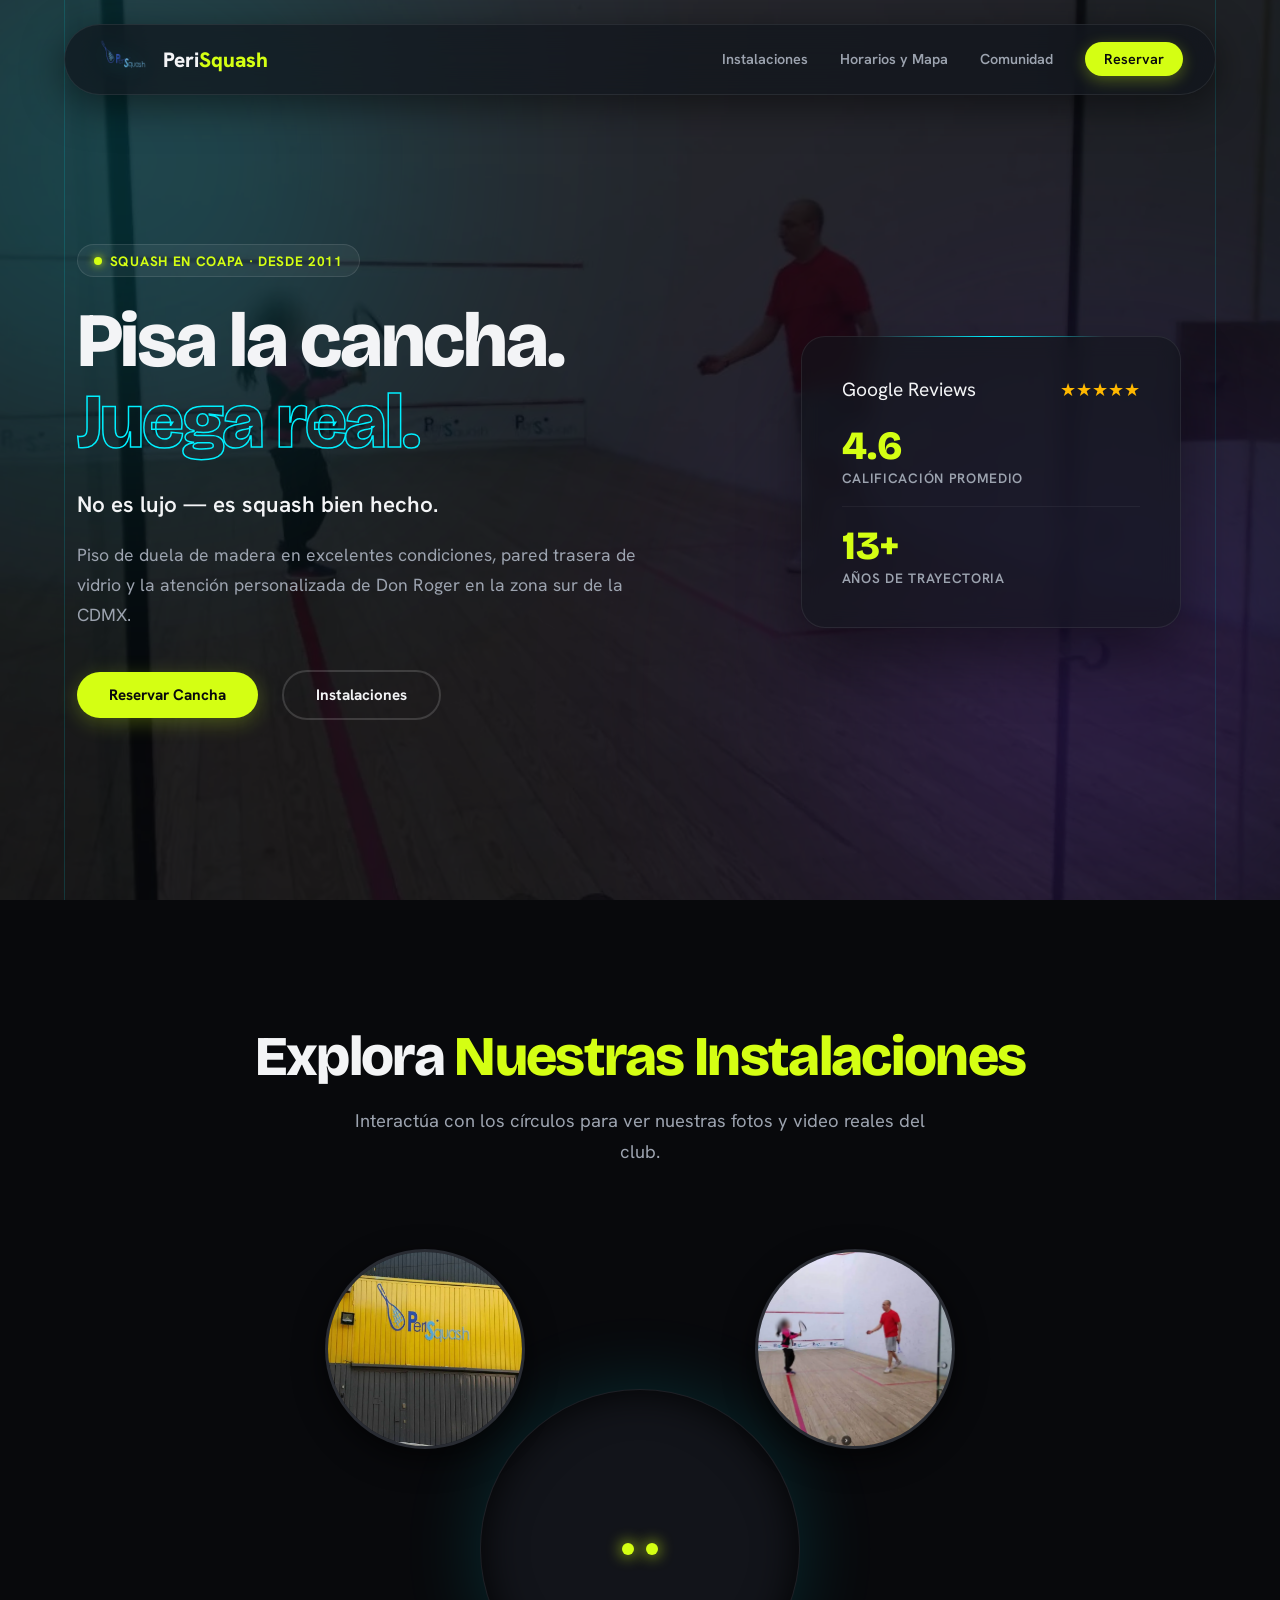
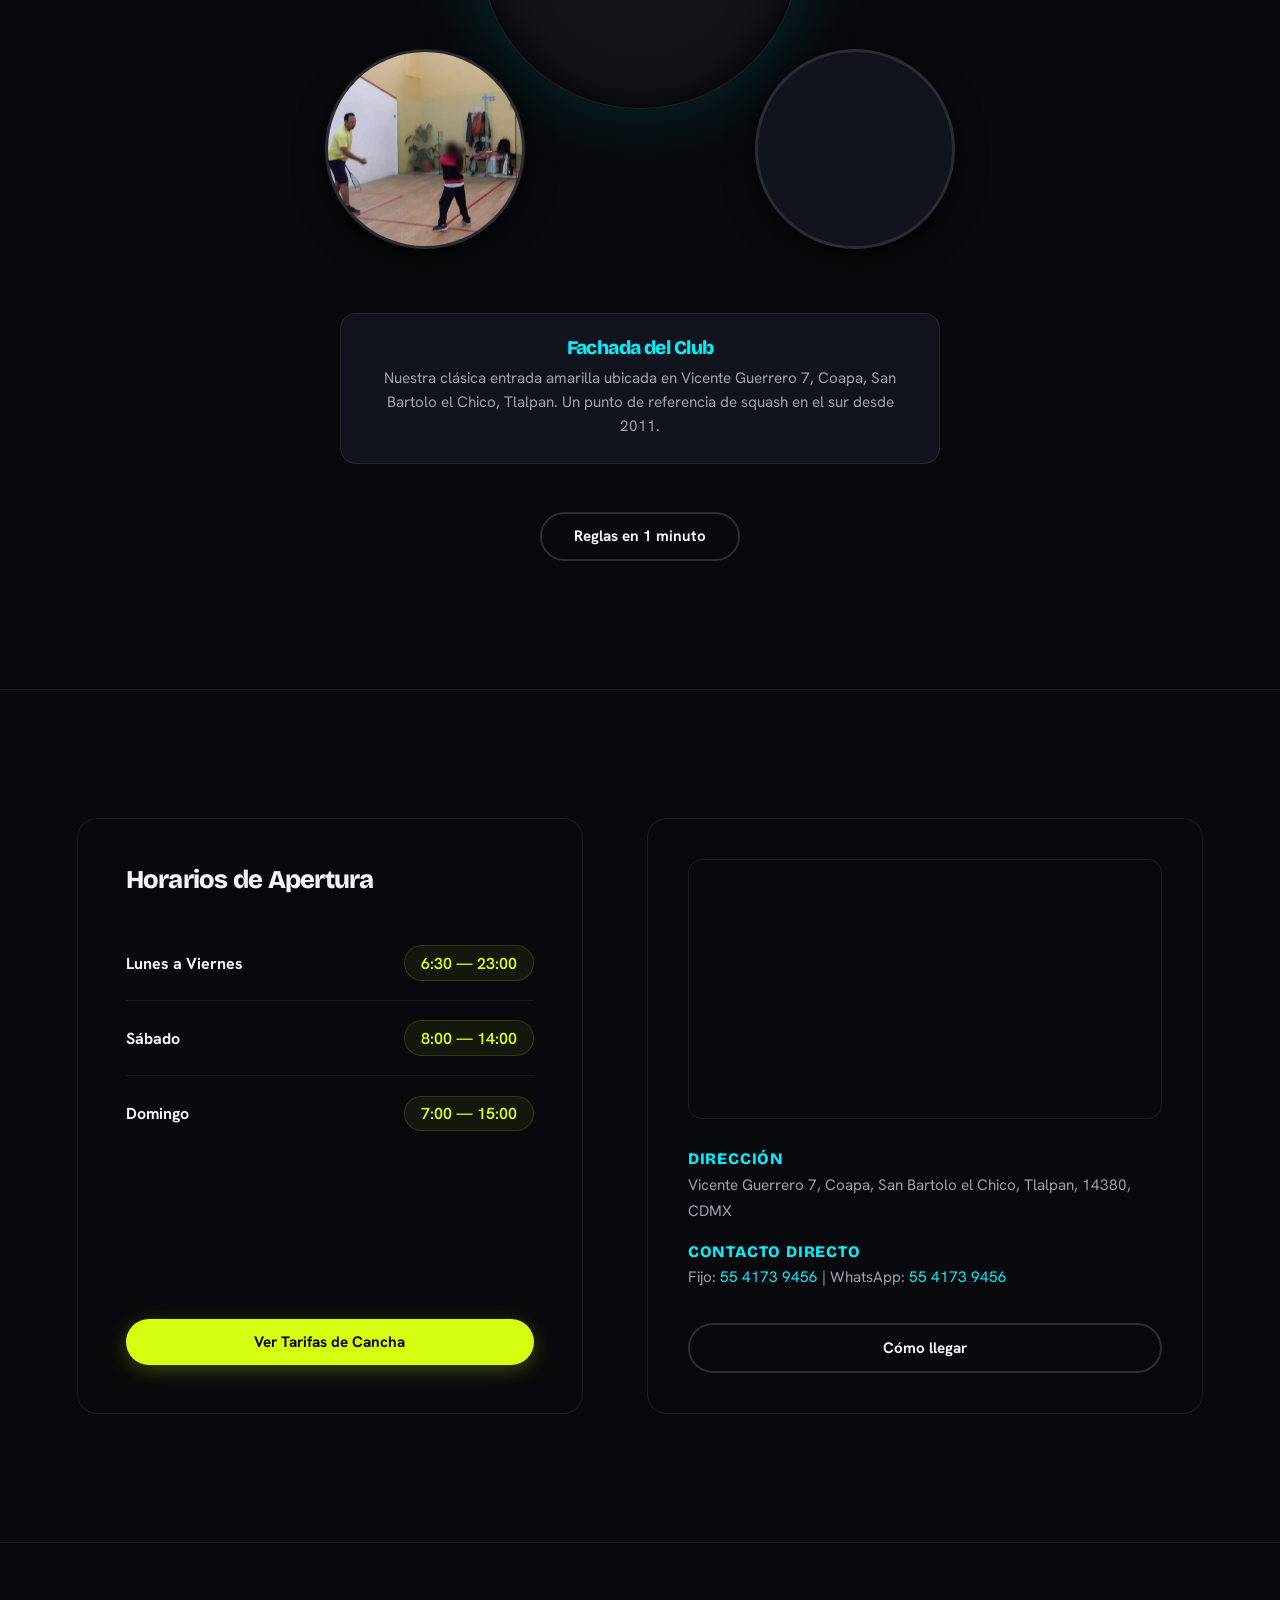
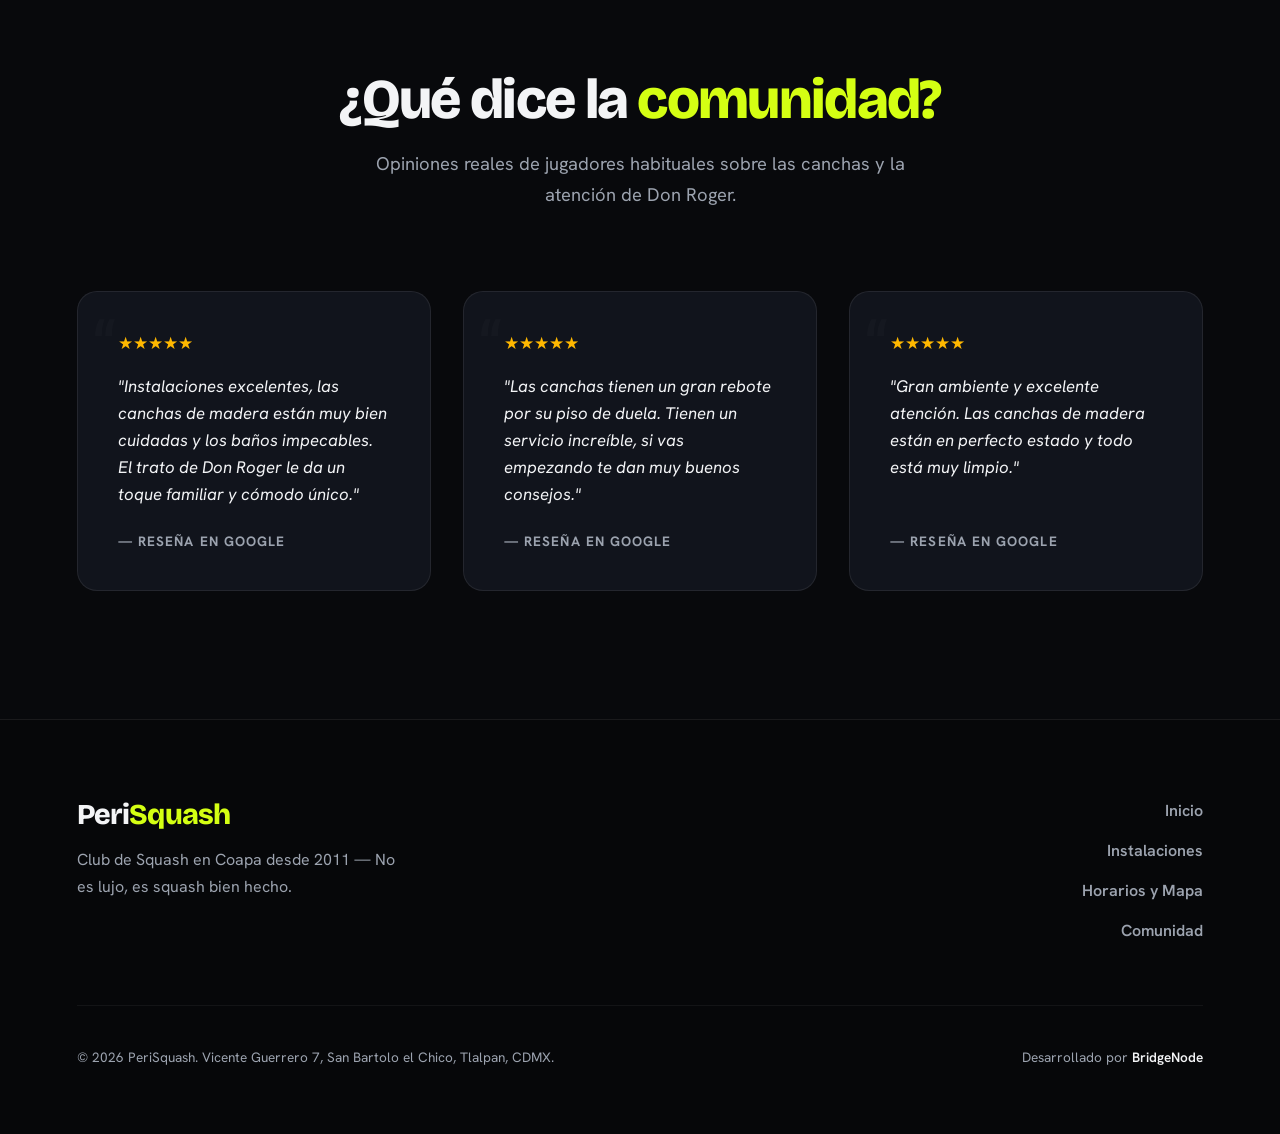
<file: index2.html>
<!DOCTYPE html>
<html lang="es">
<head>
  <meta charset="UTF-8">
  <meta name="viewport" content="width=device-width, initial-scale=1.0">
  
  <title>PeriSquash — Propuesta Alternativa (Squash en Coapa, CDMX)</title>
  <meta name="description" content="Club de squash en Coapa con +13 años. Canchas de madera en excelente estado, buen ambiente y el trato de Don Roger. Reserva por WhatsApp.">
  <link rel="canonical" href="https://elpeep27.github.io/perisquash-web/index2.html">
  <meta name="theme-color" content="#0A0B0E">
  
  <!-- Open Graph / Facebook -->
  <meta property="og:type" content="website">
  <meta property="og:title" content="PeriSquash — Club de Squash en Coapa">
  <meta property="og:description" content="Canchas de madera, buen ambiente y el trato de Don Roger. No es lujo — es squash bien hecho.">
  <meta property="og:image" content="https://elpeep27.github.io/perisquash-web/assets/images/fachada.jpg">
  <meta property="og:url" content="https://elpeep27.github.io/perisquash-web/index2.html">
  <meta property="og:locale" content="es_MX">
  
  <!-- Twitter -->
  <meta name="twitter:card" content="summary_large_image">
  <meta name="twitter:title" content="PeriSquash — Club de Squash en Coapa">
  <meta name="twitter:description" content="Canchas de madera, buen ambiente y el trato de Don Roger. No es lujo — es squash bien hecho.">
  <meta name="twitter:image" content="https://elpeep27.github.io/perisquash-web/assets/images/fachada.jpg">

  <!-- Favicons -->
  <link rel="icon" href="assets/images/logo-perisquash.png" type="image/png">
  <link rel="apple-touch-icon" href="assets/images/logo-perisquash.png">

  <!-- Preload LCP Hero Image (WebP format matches rendered source) -->
  <link rel="preload" as="image" href="assets/images/cancha-juego.webp" type="image/webp">

  <!-- Preconnect to external services -->
  <link rel="preconnect" href="https://fonts.googleapis.com">
  <link rel="preconnect" href="https://fonts.gstatic.com" crossorigin>

  <!-- Async Google Fonts Loading (display=optional to avoid layout shifts) -->
  <link rel="stylesheet" href="https://fonts.googleapis.com/css2?family=Bricolage+Grotesque:opsz,wght@12..96,400;12..96,500;12..96,700;12..96,800&family=Hanken+Grotesk:wght@400;500;600;700&display=optional" media="print" onload="this.media='all'">
  <noscript>
    <link rel="stylesheet" href="https://fonts.googleapis.com/css2?family=Bricolage+Grotesque:opsz,wght@12..96,400;12..96,500;12..96,700;12..96,800&family=Hanken+Grotesk:wght@400;500;600;700&display=optional">
  </noscript>

  <!-- Alternative Stylesheet Injected Inline (Zero Render-Blocking) -->
  <style>
/* ==========================================================================
   PeriSquash Alternative Design System (High-Energy Modern Athletic Dark Mode)
   ========================================================================== */

:root {
  /* Dynamic High-Energy Colors */
  --bg-base:       #08090C; /* Deep space black */
  --bg-surface:    #11141C; /* Elevated dark container */
  --bg-surface-2:  #181D2A; /* Highlighted card */
  
  --accent-neon:   #D4FF13; /* Neon yellow-green (Squash Ball Dot/High energy) */
  --accent-cyan:   #00F0FF; /* Electric Cyan */
  --accent-blue:   #2563EB; /* Vibrant Royal Blue */
  --accent-purple: #7C3AED; /* Deep violet for back glow */
  
  /* Text values */
  --text-primary:  #F3F4F6; /* Off-white */
  --text-muted:    #9CA3AF; /* Light steel gray */
  --text-dark:     #08090C; /* Contrast text on bright backgrounds */
  
  --border:        rgba(255, 255, 255, 0.08);
  --border-glow:   rgba(0, 240, 255, 0.2);

  /* Layout and motion */
  --transition:    all 0.4s cubic-bezier(0.16, 1, 0.3, 1);
}

/* Global Reset & Defaults */
* {
  margin: 0;
  padding: 0;
  box-sizing: border-box;
}

html {
  scroll-behavior: smooth;
  font-size: 16px;
}

body {
  font-family: 'Hanken Grotesk', sans-serif;
  background-color: var(--bg-base);
  color: var(--text-primary);
  overflow-x: hidden;
  -webkit-font-smoothing: antialiased;
}

/* Typography */
h1, h2, h3, h4, h5, h6 {
  font-family: 'Bricolage Grotesque', sans-serif;
  font-weight: 800;
  line-height: 1.05;
  letter-spacing: -0.03em;
}

p {
  line-height: 1.7;
  color: var(--text-muted);
}

a {
  color: var(--accent-cyan);
  text-decoration: none;
  transition: var(--transition);
}

a:hover {
  color: var(--accent-neon);
}

/* Floating Navigation Header (Glassmorphic) */
nav {
  position: fixed;
  top: 1.5rem;
  left: 50%;
  transform: translateX(-50%);
  width: 90%;
  max-width: 1200px;
  padding: 0.8rem 2rem;
  display: flex;
  justify-content: space-between;
  align-items: center;
  z-index: 1000;
  background: rgba(17, 20, 28, 0.7);
  backdrop-filter: blur(20px);
  -webkit-backdrop-filter: blur(20px);
  border-radius: 50px;
  border: 1px solid var(--border);
  box-shadow: 0 10px 40px rgba(0, 0, 0, 0.5);
  transition: var(--transition);
}

nav.scrolled {
  top: 0;
  width: 100%;
  max-width: 100%;
  border-radius: 0;
  border-left: none;
  border-right: none;
  border-top: none;
  background: rgba(8, 9, 12, 0.9);
}

.nav-logo {
  display: flex;
  align-items: center;
  gap: 0.8rem;
}

.nav-logo img {
  height: 38px;
  width: auto;
  filter: drop-shadow(0 2px 10px rgba(0, 240, 255, 0.2));
}

.nav-logo-text {
  font-size: 1.3rem;
  font-weight: 800;
}

.nav-logo-text .peri {
  color: var(--text-primary);
}

.nav-logo-text .squash {
  color: var(--accent-neon);
}

.nav-links {
  display: flex;
  gap: 2rem;
  align-items: center;
}

.nav-links a {
  color: var(--text-muted);
  font-weight: 600;
  font-size: 0.9rem;
}

.nav-links a:hover {
  color: var(--text-primary);
}

.nav-cta {
  background-color: var(--accent-neon) !important;
  color: var(--text-dark) !important;
  padding: 0.5rem 1.2rem;
  border-radius: 30px;
  font-weight: 700;
  box-shadow: 0 4px 15px rgba(212, 255, 19, 0.3);
}

.nav-cta:hover {
  transform: translateY(-2px);
  box-shadow: 0 6px 20px rgba(212, 255, 19, 0.5);
}

.mobile-menu {
  display: none;
  font-size: 1.6rem;
  background: none;
  border: none;
  color: var(--text-primary);
  cursor: pointer;
}

/* High-Contrast Buttons */
.btn {
  display: inline-flex;
  align-items: center;
  justify-content: center;
  padding: 0.8rem 2rem;
  border-radius: 30px;
  font-family: 'Hanken Grotesk', sans-serif;
  font-weight: 700;
  font-size: 0.95rem;
  cursor: pointer;
  border: none;
  transition: var(--transition);
}

.btn-primary {
  background-color: var(--accent-neon);
  color: var(--text-dark);
  box-shadow: 0 5px 20px rgba(212, 255, 19, 0.25);
}

.btn-primary:hover {
  transform: translateY(-3px);
  box-shadow: 0 8px 30px rgba(212, 255, 19, 0.45);
}

.btn-outline {
  background-color: transparent;
  color: var(--text-primary);
  border: 2px solid rgba(255, 255, 255, 0.15);
}

.btn-outline:hover {
  border-color: var(--accent-cyan);
  color: var(--accent-cyan);
  background-color: rgba(0, 240, 255, 0.05);
}

/* Hero Section (Modern Sport Look) */
.hero {
  position: relative;
  min-height: 100vh;
  display: flex;
  align-items: center;
  padding: 8rem 6vw 4rem;
  background-color: var(--bg-base);
  overflow: hidden;
}

.hero-photo-bg {
  position: absolute;
  inset: 0;
  z-index: 1;
}

.hero-photo-bg img {
  width: 100%;
  height: 100%;
  object-fit: cover;
  opacity: 0.15; /* Dark background with subtle image overlay */
}

/* Ambient glow system */
.hero-glow {
  position: absolute;
  inset: 0;
  z-index: 2;
  pointer-events: none;
}

.glow-orb {
  position: absolute;
  border-radius: 50%;
  filter: blur(150px);
  opacity: 0.25;
}

.orb-left {
  width: 500px;
  height: 500px;
  background-color: var(--accent-cyan);
  top: -10%;
  left: -10%;
}

.orb-right {
  width: 600px;
  height: 600px;
  background-color: var(--accent-purple);
  bottom: -10%;
  right: -10%;
}

.hero-inner {
  max-width: 1200px;
  margin: 0 auto;
  width: 100%;
  position: relative;
  z-index: 10;
  display: grid;
  grid-template-columns: 1.2fr 0.8fr;
  gap: 4rem;
  align-items: center;
}

.hero-content {
  text-align: left;
}

.hero-eyebrow {
  display: inline-flex;
  align-items: center;
  gap: 0.5rem;
  background-color: rgba(255, 255, 255, 0.05);
  border: 1px solid rgba(255, 255, 255, 0.1);
  padding: 0.4rem 1rem;
  border-radius: 20px;
  color: var(--accent-neon);
  font-size: 0.85rem;
  font-weight: 700;
  text-transform: uppercase;
  letter-spacing: 0.05em;
  margin-bottom: 1.5rem;
}

.hero-eyebrow::before {
  content: '';
  width: 8px;
  height: 8px;
  background-color: var(--accent-neon);
  border-radius: 50%;
  display: inline-block;
  box-shadow: 0 0 8px var(--accent-neon);
}

.hero h1 {
  font-size: clamp(3rem, 6vw, 4.8rem);
  color: var(--text-primary);
  margin-bottom: 1.5rem;
}

.hero h1 .highlight {
  color: transparent;
  -webkit-text-stroke: 1.5px var(--accent-cyan);
  display: block;
}

.hero-subtitle {
  font-size: 1.4rem;
  font-weight: 600;
  color: var(--text-primary);
  margin-bottom: 1rem;
}

.hero-desc {
  font-size: 1.1rem;
  color: var(--text-muted);
  margin-bottom: 2.5rem;
  max-width: 580px;
}

.hero-buttons {
  display: flex;
  gap: 1.5rem;
  align-items: center;
}

/* Hero Badge Mockup (Right Side) */
.hero-visual {
  position: relative;
  display: flex;
  justify-content: center;
  align-items: center;
}

.badge-card {
  background: rgba(17, 20, 28, 0.6);
  border: 1px solid var(--border);
  border-radius: 24px;
  padding: 2.5rem;
  backdrop-filter: blur(10px);
  -webkit-backdrop-filter: blur(10px);
  box-shadow: 0 30px 60px rgba(0, 0, 0, 0.4);
  width: 100%;
  max-width: 380px;
  position: relative;
}

.badge-card::before {
  content: '';
  position: absolute;
  top: -1px;
  left: 20%;
  right: 20%;
  height: 1px;
  background: linear-gradient(90deg, transparent, var(--accent-cyan), transparent);
}

.badge-header {
  font-size: 1.2rem;
  color: var(--text-primary);
  margin-bottom: 1.5rem;
  display: flex;
  justify-content: space-between;
  align-items: center;
}

.badge-header .stars {
  color: #FFB800;
  font-size: 1.1rem;
}

.badge-stat {
  margin-bottom: 1.2rem;
  padding-bottom: 1.2rem;
  border-bottom: 1px solid rgba(255, 255, 255, 0.05);
}

.badge-stat:last-child {
  margin-bottom: 0;
  padding-bottom: 0;
  border-bottom: none;
}

.badge-stat-num {
  font-family: 'Bricolage Grotesque', sans-serif;
  font-size: 2.5rem;
  font-weight: 800;
  color: var(--accent-neon);
  line-height: 1;
}

.badge-stat-label {
  font-size: 0.85rem;
  color: var(--text-muted);
  font-weight: 600;
  text-transform: uppercase;
  letter-spacing: 0.05em;
  margin-top: 0.2rem;
}

/* Visual Court Lines Decorator (Subtle) */
.court-lines-visual {
  position: absolute;
  inset: 0;
  pointer-events: none;
  z-index: 5;
  opacity: 0.15;
}

.visual-line-left {
  position: absolute;
  top: 0;
  bottom: 0;
  left: 5%;
  width: 1px;
  background: var(--accent-cyan);
}

.visual-line-right {
  position: absolute;
  top: 0;
  bottom: 0;
  right: 5%;
  width: 1px;
  background: var(--accent-cyan);
}

/* Sections Global Container */
section.dark-section {
  position: relative;
  padding: 8rem 6vw;
  background-color: var(--bg-base);
  overflow: hidden;
}

.section-container {
  max-width: 1200px;
  margin: 0 auto;
  position: relative;
  z-index: 10;
}

.section-header {
  margin-bottom: 5rem;
  text-align: center;
}

.section-header h2 {
  font-size: clamp(2.2rem, 5vw, 3.5rem);
  color: var(--text-primary);
  margin-bottom: 1.2rem;
}

.section-header h2 span {
  color: var(--accent-neon);
}

.section-desc {
  font-size: 1.15rem;
  color: var(--text-muted);
  max-width: 600px;
  margin: 0 auto;
}

/* ==========================================================================
   Circular Gallery Layout over Blurred Squash Ball (Design Proposal #2)
   ========================================================================== */
.gallery-section {
  position: relative;
  background-color: #0A0B0E;
}

/* Circular layout wrapper */
.circular-gallery-wrapper {
  position: relative;
  height: 600px;
  display: flex;
  align-items: center;
  justify-content: center;
  margin: 4rem auto;
  max-width: 900px;
}

/* Central Squash Ball */
.squash-ball-bg {
  position: absolute;
  width: 320px;
  height: 320px;
  background-color: #12141A;
  border-radius: 50%;
  display: flex;
  align-items: center;
  justify-content: center;
  box-shadow: 0 0 80px rgba(0, 240, 255, 0.15), inset 0 0 40px rgba(0, 0, 0, 0.9);
  border: 1px solid rgba(255, 255, 255, 0.05);
  z-index: 15;
}

.squash-ball-dots {
  display: flex;
  gap: 12px;
}

.squash-ball-dot {
  width: 12px;
  height: 12px;
  background-color: var(--accent-neon);
  border-radius: 50%;
  box-shadow: 0 0 15px var(--accent-neon);
  animation: glowAnimation 3s infinite alternate;
}

@keyframes glowAnimation {
  0% { transform: scale(0.9); opacity: 0.7; box-shadow: 0 0 8px var(--accent-neon); }
  100% { transform: scale(1.1); opacity: 1; box-shadow: 0 0 20px var(--accent-neon); }
}

/* Circular photo cards */
.gallery-circle-item {
  position: absolute;
  width: 200px;
  height: 200px;
  border-radius: 50%;
  overflow: hidden;
  border: 3px solid rgba(255, 255, 255, 0.1);
  background-color: var(--bg-surface);
  z-index: 20;
  cursor: pointer;
  transition: all 0.4s cubic-bezier(0.175, 0.885, 0.32, 1.275);
  box-shadow: 0 10px 30px rgba(0, 0, 0, 0.6);
  will-change: transform, border-color, box-shadow;
}

.gallery-circle-item picture, 
.gallery-circle-item img,
.gallery-circle-item video {
  width: 100%;
  height: 100%;
  object-fit: cover;
  transition: transform 0.4s ease;
  pointer-events: none; /* Let clicks pass to the card itself */
}

/* Circle Positions on Desktop (trigonometric orbit) */
.circle-fachada {
  top: 0;
  left: 15%;
}

.circle-cancha {
  top: 0;
  right: 15%;
}

.circle-clase {
  bottom: 0;
  left: 15%;
}

.circle-video {
  bottom: 0;
  right: 15%;
}

/* Hover Zoom & Pop Up Mechanics */
.gallery-circle-item:hover {
  transform: scale(1.15) translateY(-10px);
  border-color: var(--accent-cyan);
  box-shadow: 0 20px 40px rgba(0, 240, 255, 0.3);
  z-index: 30;
}

.gallery-circle-item:hover img,
.gallery-circle-item:hover video {
  transform: scale(1.08);
}

/* Inline Dynamic Captions */
.gallery-captions {
  text-align: center;
  max-width: 600px;
  margin: 3rem auto 0;
  min-height: 80px;
  background-color: var(--bg-surface);
  padding: 1.5rem 2rem;
  border-radius: 16px;
  border: 1px solid var(--border);
}

.gallery-caption-item {
  display: none;
  animation: fadeIn 0.4s ease-out forwards;
}

.gallery-caption-item.active {
  display: block;
}

.gallery-caption-item h3 {
  color: var(--accent-cyan);
  font-size: 1.2rem;
  margin-bottom: 0.5rem;
}

.gallery-caption-item p {
  font-size: 0.95rem;
  line-height: 1.6;
}

@keyframes fadeIn {
  from { opacity: 0; transform: translateY(10px); }
  to { opacity: 1; transform: translateY(0); }
}

/* Horarios & Ubicación Integration */
.info-section {
  background-color: var(--bg-surface);
  border-top: 1px solid var(--border);
  border-bottom: 1px solid var(--border);
}

.info-grid {
  display: grid;
  grid-template-columns: 1fr 1.1fr;
  gap: 4rem;
  align-items: stretch;
}

.schedule-card {
  background-color: var(--bg-base);
  border: 1px solid var(--border);
  border-radius: 20px;
  padding: 3rem;
  display: flex;
  flex-direction: column;
  justify-content: space-between;
}

.schedule-card h3 {
  font-size: 1.6rem;
  color: var(--text-primary);
  margin-bottom: 2rem;
}

.schedule-list {
  list-style: none;
}

.schedule-row {
  display: flex;
  justify-content: space-between;
  align-items: center;
  padding: 1.2rem 0;
  border-bottom: 1px solid rgba(255, 255, 255, 0.05);
}

.schedule-row:last-child {
  border-bottom: none;
}

.schedule-day {
  font-weight: 700;
  color: var(--text-primary);
}

.schedule-time {
  font-weight: 600;
  color: var(--accent-neon);
  background-color: rgba(212, 255, 19, 0.06);
  padding: 0.4rem 1rem;
  border-radius: 30px;
  border: 1px solid rgba(212, 255, 19, 0.15);
}

.map-card {
  background-color: var(--bg-base);
  border: 1px solid var(--border);
  border-radius: 20px;
  padding: 2.5rem;
  display: flex;
  flex-direction: column;
  gap: 2rem;
}

.map-iframe-wrapper {
  height: 260px;
  border-radius: 14px;
  overflow: hidden;
  border: 1px solid var(--border);
}

.map-iframe-wrapper iframe {
  width: 100%;
  height: 100%;
  border: none;
  filter: invert(90%) hue-rotate(180deg) brightness(0.9) contrast(1.1); /* Stylized dark map */
}

.map-info-details {
  display: flex;
  flex-direction: column;
  gap: 1.2rem;
}

.map-detail-block h4 {
  font-size: 1rem;
  color: var(--accent-cyan);
  margin-bottom: 0.3rem;
  text-transform: uppercase;
  letter-spacing: 0.05em;
}

.map-detail-block p {
  font-size: 0.95rem;
  color: var(--text-muted);
}

.map-ctas {
  display: flex;
  gap: 1.5rem;
}

/* Reviews Section */
.reviews-grid {
  display: grid;
  grid-template-columns: repeat(3, 1fr);
  gap: 2rem;
}

.review-card {
  background-color: var(--bg-surface);
  border: 1px solid var(--border);
  border-radius: 20px;
  padding: 2.5rem;
  display: flex;
  flex-direction: column;
  justify-content: space-between;
  position: relative;
  transition: var(--transition);
}

.review-card::before {
  content: '“';
  position: absolute;
  top: 1rem;
  left: 1rem;
  font-size: 5rem;
  font-family: 'Bricolage Grotesque', sans-serif;
  color: rgba(255, 255, 255, 0.02);
  line-height: 1;
}

.review-card:hover {
  transform: translateY(-5px);
  border-color: var(--border-glow);
  box-shadow: 0 15px 30px rgba(0, 240, 255, 0.05);
}

.review-stars {
  color: #FFB800;
  margin-bottom: 1.2rem;
  font-size: 1.05rem;
}

.review-text {
  font-style: italic;
  font-size: 1.05rem;
  margin-bottom: 1.5rem;
  color: var(--text-primary);
  line-height: 1.6;
}

.review-author {
  font-size: 0.85rem;
  font-weight: 700;
  text-transform: uppercase;
  letter-spacing: 0.08em;
  color: var(--text-muted);
}

/* Footer Section */
footer {
  background-color: #060709;
  border-top: 1px solid var(--border);
  padding: 5rem 6vw 4rem;
}

.footer-grid {
  max-width: 1200px;
  margin: 0 auto;
  display: grid;
  grid-template-columns: 1.5fr 1fr;
  gap: 4rem;
  border-bottom: 1px solid rgba(255, 255, 255, 0.05);
  padding-bottom: 4rem;
}

.footer-brand h3 {
  font-size: 1.8rem;
  margin-bottom: 1rem;
}

.footer-brand h3 .peri {
  color: var(--text-primary);
}

.footer-brand h3 .squash {
  color: var(--accent-neon);
}

.footer-brand p {
  max-width: 320px;
}

.footer-links {
  display: flex;
  flex-direction: column;
  align-items: flex-end;
  gap: 1.2rem;
}

.footer-links a {
  color: var(--text-muted);
  font-weight: 600;
}

.footer-links a:hover {
  color: var(--accent-cyan);
}

.footer-copyright {
  max-width: 1200px;
  margin: 2.5rem auto 0;
  display: flex;
  justify-content: space-between;
  align-items: center;
  font-size: 0.85rem;
  color: var(--text-muted);
}

.footer-copyright a {
  color: var(--text-primary);
  font-weight: 600;
}

/* ==========================================================================
   Scroll Reveal System & Modal styling
   ========================================================================== */
.reveal {
  opacity: 0;
  transform: translateY(24px);
  transition: opacity 0.8s cubic-bezier(0.16, 1, 0.3, 1), 
              transform 0.8s cubic-bezier(0.16, 1, 0.3, 1);
}

.reveal.visible {
  opacity: 1;
  transform: translateY(0);
}

/* Popover Modals */
.popover-modal {
  position: fixed;
  inset: 0;
  z-index: 10000;
  display: flex;
  align-items: center;
  justify-content: center;
  pointer-events: none;
  opacity: 0;
  transition: opacity 0.3s ease;
}

.popover-modal.open {
  pointer-events: all;
  opacity: 1;
}

.modal-backdrop {
  position: absolute;
  inset: 0;
  background-color: rgba(4, 5, 7, 0.85);
  backdrop-filter: blur(8px);
}

.modal-card {
  background-color: var(--bg-surface);
  border: 1px solid var(--border);
  width: 90%;
  max-width: 600px;
  border-radius: 24px;
  position: relative;
  z-index: 10002;
  overflow: hidden;
  box-shadow: 0 30px 60px rgba(0, 0, 0, 0.6);
  transform: scale(0.95);
  transition: transform 0.3s cubic-bezier(0.34, 1.56, 0.64, 1);
  display: flex;
  flex-direction: column;
}

.popover-modal.open .modal-card {
  transform: scale(1);
}

.modal-close {
  position: absolute;
  top: 1.2rem;
  right: 1.5rem;
  font-size: 1.8rem;
  background: none;
  border: none;
  color: var(--text-muted);
  cursor: pointer;
  z-index: 10;
  line-height: 1;
  transition: color 0.2s ease;
}

.modal-close:hover {
  color: var(--text-primary);
}

.modal-content {
  padding: 3rem 2.5rem;
  max-height: 80vh;
  overflow-y: auto;
}

.modal-content h2 {
  font-size: 1.8rem;
  margin-bottom: 1.5rem;
  color: var(--text-primary);
}

.modal-list {
  list-style: none;
  display: flex;
  flex-direction: column;
  gap: 1.2rem;
}

.modal-list li {
  position: relative;
  padding-left: 1.8rem;
  font-size: 1rem;
  line-height: 1.6;
}

.modal-list li::before {
  content: '🎾';
  position: absolute;
  left: 0;
  top: 0.1rem;
  font-size: 0.9rem;
}

.modal-table-wrapper {
  margin-top: 1.5rem;
  border: 1px solid var(--border);
  border-radius: 12px;
  overflow: hidden;
}

.modal-table {
  width: 100%;
  border-collapse: collapse;
  background-color: var(--bg-base);
}

.modal-table th,
.modal-table td {
  padding: 1rem 1.2rem;
  border-bottom: 1px solid var(--border);
  font-size: 0.95rem;
  text-align: left;
}

.modal-table th {
  background-color: rgba(255, 255, 255, 0.03);
  color: var(--accent-cyan);
  font-weight: 700;
}

.badge-confirmar {
  font-size: 0.7rem;
  background-color: rgba(255, 255, 255, 0.05);
  color: var(--text-muted);
  border: 1px solid var(--border);
  padding: 0.15rem 0.5rem;
  border-radius: 4px;
  font-weight: 700;
  text-transform: uppercase;
  letter-spacing: 0.05em;
  margin-left: 0.5rem;
  display: inline-block;
  vertical-align: middle;
}

.modal-note {
  margin-top: 1.2rem;
  font-size: 0.85rem;
  color: var(--text-muted);
  line-height: 1.5;
}

/* ==========================================================================
   Responsive Breakpoints
   ========================================================================== */

@media (max-width: 1024px) {
  .hero-inner {
    grid-template-columns: 1fr;
    gap: 3rem;
  }
  
  .hero-content {
    text-align: center;
  }
  
  .hero-desc {
    margin: 0 auto 2.5rem;
  }
  
  .hero-buttons {
    justify-content: center;
  }
  
  .hero-visual {
    justify-content: center;
  }
  
  .circular-gallery-wrapper {
    height: 500px;
    max-width: 700px;
  }
  
  .squash-ball-bg {
    width: 260px;
    height: 260px;
  }
  
  .gallery-circle-item {
    width: 170px;
    height: 170px;
  }
  
  .info-grid {
    gap: 2rem;
  }
}

@media (max-width: 768px) {
  nav {
    padding: 0.8rem 1.5rem;
    border-radius: 30px;
  }
  
  .nav-links {
    position: fixed;
    top: 5rem;
    left: 50%;
    transform: translateX(-50%) scale(0.9);
    width: 90%;
    background-color: rgba(17, 20, 28, 0.95);
    backdrop-filter: blur(20px);
    border: 1px solid var(--border);
    border-radius: 20px;
    flex-direction: column;
    padding: 2.5rem;
    opacity: 0;
    pointer-events: none;
    transition: var(--transition);
  }
  
  .nav-links.open {
    transform: translateX(-50%) scale(1);
    opacity: 1;
    pointer-events: all;
  }
  
  .mobile-menu {
    display: block;
  }
  
  /* Circular Gallery Collapse on Mobile */
  .circular-gallery-wrapper {
    height: auto;
    display: grid;
    grid-template-columns: repeat(2, 1fr);
    gap: 1.5rem;
    padding: 1rem;
    margin: 2rem 0 0;
  }
  
  .squash-ball-bg {
    display: none; /* Hide the background ball on mobile to save space */
  }
  
  .gallery-circle-item {
    position: static; /* Let them flow in grid */
    width: 100%;
    height: 0;
    padding-bottom: 100%; /* Make circles square-bound responsive */
    border-radius: 50%;
    margin: 0 auto;
  }
  
  .gallery-circle-item picture,
  .gallery-circle-item img,
  .gallery-circle-item video {
    position: absolute;
    top: 0;
    left: 0;
    width: 100%;
    height: 100%;
  }

  .gallery-captions {
    margin-top: 2rem;
    padding: 1.2rem;
  }
  
  .info-grid {
    grid-template-columns: 1fr;
    gap: 2.5rem;
  }
  
  .reviews-grid {
    grid-template-columns: 1fr;
    gap: 1.5rem;
  }
  
  .footer-grid {
    grid-template-columns: 1fr;
    gap: 3rem;
  }
  
  .footer-links {
    align-items: flex-start;
  }
  
  .footer-copyright {
    flex-direction: column;
    align-items: flex-start;
    gap: 1rem;
  }
}

@media (prefers-reduced-motion: reduce) {
  * {
    animation-delay: 0s !important;
    animation-duration: 0s !important;
    animation-iteration-count: 1 !important;
    transition-duration: 0s !important;
    scroll-behavior: auto !important;
  }
  .reveal {
    opacity: 1 !important;
    transform: none !important;
  }
  .squash-ball-dot {
    animation: none !important;
  }
}
  </style>
</head>
<body>

  <!-- FLOATING NAVBAR -->
  <nav id="mainNav">
    <a href="#" class="nav-logo" aria-label="PeriSquash Inicio">
      <picture>
        <source srcset="assets/images/logo-perisquash.webp" type="image/webp">
        <img src="assets/images/logo-perisquash.png" alt="Logo de PeriSquash" class="logo-img" width="38" height="38">
      </picture>
      <span class="nav-logo-text"><span class="peri">Peri</span><span class="squash">Squash</span></span>
    </a>
    <div class="nav-links" id="navLinks">
      <a href="#instalaciones">Instalaciones</a>
      <a href="#informacion">Horarios y Mapa</a>
      <a href="#comunidad">Comunidad</a>
      <a href="https://wa.me/525541739456?text=Hola%2C%20quiero%20reservar%20una%20cancha%20en%20PeriSquash" target="_blank" class="nav-cta" id="navReserveBtn">Reservar</a>
    </div>
    <button class="mobile-menu" aria-label="Abrir menú" aria-expanded="false" onclick="const nl = document.getElementById('navLinks'); nl.classList.toggle('open'); this.setAttribute('aria-expanded', nl.classList.contains('open'));">☰</button>
  </nav>

  <!-- HERO SECTION (High-Contrast Dark Theme) -->
  <section class="hero" id="inicio">
    <div class="hero-photo-bg">
      <picture>
        <source srcset="assets/images/cancha-juego.webp" type="image/webp">
        <img src="assets/images/cancha-juego.jpg" alt="Cancha de juego PeriSquash" width="1094" height="736">
      </picture>
    </div>
    <div class="hero-glow">
      <div class="glow-orb orb-left"></div>
      <div class="glow-orb orb-right"></div>
    </div>
    <div class="court-lines-visual">
      <div class="visual-line-left"></div>
      <div class="visual-line-right"></div>
    </div>

    <div class="hero-inner">
      <div class="hero-content">
        <div class="hero-eyebrow reveal">Squash en Coapa · Desde 2011</div>
        <h1 class="reveal">Pisa la cancha. <span class="highlight">Juega real.</span></h1>
        <p class="hero-subtitle reveal">No es lujo — es squash bien hecho.</p>
        <p class="hero-desc reveal">Piso de duela de madera en excelentes condiciones, pared trasera de vidrio y la atención personalizada de Don Roger en la zona sur de la CDMX.</p>
        <div class="hero-buttons reveal">
          <a href="https://wa.me/525541739456?text=Hola%2C%20quiero%20reservar%20una%20cancha%20en%20PeriSquash" target="_blank" class="btn btn-primary" id="heroReserveBtn">Reservar Cancha</a>
          <a href="#instalaciones" class="btn btn-outline">Instalaciones</a>
        </div>
      </div>

      <!-- Glowing Stats Badge on Hero Right -->
      <div class="hero-visual reveal">
        <div class="badge-card">
          <div class="badge-header">
            <span>Google Reviews</span>
            <span class="stars">★★★★★</span>
          </div>
          <div class="badge-stat">
            <div class="badge-stat-num">4.6</div>
            <div class="badge-stat-label">Calificación Promedio</div>
          </div>
          <div class="badge-stat">
            <div class="badge-stat-num">13+</div>
            <div class="badge-stat-label">Años de Trayectoria</div>
          </div>
        </div>
      </div>
    </div>
  </section>

  <!-- GALLERY SECTION (Circular Layout over Blurred Squash Ball - Design Proposal 2) -->
  <section class="dark-section gallery-section" id="instalaciones">
    <div class="section-container">
      <header class="section-header">
        <h2 class="reveal">Explora <span>Nuestras Instalaciones</span></h2>
        <p class="section-desc reveal">Interactúa con los círculos para ver nuestras fotos y video reales del club.</p>
      </header>

      <!-- Circular interactive grid -->
      <div class="circular-gallery-wrapper reveal">
        
        <!-- Center Squash Ball representation -->
        <div class="squash-ball-bg">
          <div class="squash-ball-dots">
            <div class="squash-ball-dot"></div>
            <div class="squash-ball-dot"></div>
          </div>
        </div>

        <!-- 4 circular items -->
        <!-- Item 1: Fachada -->
        <div class="gallery-circle-item circle-fachada" tabindex="0" aria-label="Ver fachada de PeriSquash" data-index="0" role="button">
          <picture>
            <source srcset="assets/images/fachada.webp" type="image/webp">
            <img src="assets/images/fachada.jpg" alt="Fachada del club" loading="lazy" width="200" height="200" decoding="async">
          </picture>
        </div>

        <!-- Item 2: Cancha -->
        <div class="gallery-circle-item circle-cancha" tabindex="0" aria-label="Ver cancha de PeriSquash" data-index="1" role="button">
          <picture>
            <source srcset="assets/images/cancha-juego.webp" type="image/webp">
            <img src="assets/images/cancha-juego.jpg" alt="Partido en cancha" loading="lazy" width="200" height="200" decoding="async">
          </picture>
        </div>

        <!-- Item 3: Clases -->
        <div class="gallery-circle-item circle-clase" tabindex="0" aria-label="Ver clases de PeriSquash" data-index="2" role="button">
          <picture>
            <source srcset="assets/images/cancha-clase.webp" type="image/webp">
            <img src="assets/images/cancha-clase.jpg" alt="Clase de squash" loading="lazy" width="200" height="200" decoding="async">
          </picture>
        </div>

        <!-- Item 4: Video -->
        <div class="gallery-circle-item circle-video" tabindex="0" aria-label="Ver video en acción de PeriSquash" data-index="3" role="button">
          <video data-src="assets/video/perisquash-action.mp4" muted loop playsinline preload="none" width="200" height="200"></video>
        </div>

      </div>

      <!-- Gallery Interactive Captions Block -->
      <div class="gallery-captions reveal">
        <!-- Caption 0 -->
        <div class="gallery-caption-item active" id="caption-0">
          <h3>Fachada del Club</h3>
          <p>Nuestra clásica entrada amarilla ubicada en Vicente Guerrero 7, Coapa, San Bartolo el Chico, Tlalpan. Un punto de referencia de squash en el sur desde 2011.</p>
        </div>
        <!-- Caption 1 -->
        <div class="gallery-caption-item" id="caption-1">
          <h3>Nuestras Canchas</h3>
          <p>Piso de duela de madera en excelentes condiciones para proteger tus articulaciones y ofrecer el rebote de competencia real. Vidrio trasero templado para espectadores.</p>
        </div>
        <!-- Caption 2 -->
        <div class="gallery-caption-item" id="caption-2">
          <h3>Clases y Práctica</h3>
          <p>Entrenamiento y tips para principiantes, intermedios o avanzados. Si estás empezando, en PeriSquash te damos la bienvenida con asesoría y juego amigable.</p>
        </div>
        <!-- Caption 3 -->
        <div class="gallery-caption-item" id="caption-3">
          <h3>Video en Acción</h3>
          <p>Siente el ritmo del squash. Un deporte rápido, demandante y sumamente divertido dentro de un ambiente de respeto y pasión local.</p>
        </div>
      </div>

      <div style="text-align: center; margin-top: 3rem;" class="reveal">
        <button class="btn btn-outline" id="btnReglas">Reglas en 1 minuto</button>
      </div>
    </div>
  </section>

  <!-- HORARIOS & UBICACIÓN SECTION (Integrated modern layout) -->
  <section class="dark-section info-section" id="informacion">
    <div class="section-container">
      <div class="info-grid">
        
        <!-- Schedule card -->
        <div class="schedule-card reveal">
          <div>
            <h3>Horarios de Apertura</h3>
            <div class="schedule-list">
              <div class="schedule-row">
                <span class="schedule-day">Lunes a Viernes</span>
                <span class="schedule-time">6:30 — 23:00</span>
              </div>
              <div class="schedule-row">
                <span class="schedule-day">Sábado</span>
                <span class="schedule-time">8:00 — 14:00</span>
              </div>
              <div class="schedule-row">
                <span class="schedule-day">Domingo</span>
                <span class="schedule-time">7:00 — 15:00</span>
              </div>
            </div>
          </div>
          <div style="margin-top: 2rem;">
            <button class="btn btn-primary" style="width: 100%;" id="btnTarifas">Ver Tarifas de Cancha</button>
          </div>
        </div>

        <!-- Map card -->
        <div class="map-card reveal">
          <div class="map-iframe-wrapper">
            <iframe 
              src="https://www.google.com/maps/embed?pb=!1m18!1m12!1m3!1d940.7!2d-99.1316249!3d19.2836816!2m3!1f0!2f0!3f0!3m2!1i1024!2i768!4f13.1!3m3!1m2!1s0x85ce010efd1b238b%3A0xd99a99c5a1b9020a!2sPerisquash!5e0!3m2!1ses!2smx!4v1711000000000!5m2!1ses!2smx" 
              title="Ubicación de PeriSquash en Google Maps" 
              allowfullscreen="" 
              loading="lazy" 
              referrerpolicy="no-referrer-when-downgrade"
              width="600"
              height="260">
            </iframe>
          </div>
          <div class="map-info-details">
            <div class="map-detail-block">
              <h4>Dirección</h4>
              <p>Vicente Guerrero 7, Coapa, San Bartolo el Chico, Tlalpan, 14380, CDMX</p>
            </div>
            <div class="map-detail-block">
              <h4>Contacto Directo</h4>
              <p>Fijo: <a href="tel:5541739456">55 4173 9456</a> | WhatsApp: <a href="https://wa.me/525541739456?text=Hola%2C%20quiero%20reservar%20una%20cancha%20en%20PeriSquash" target="_blank" id="contactWhatsAppLink">55 4173 9456</a></p>
            </div>
          </div>
          <div class="map-ctas">
            <a href="https://maps.app.goo.gl/ChIJiyMb_Q4BzoURCgK5ocWZmtk" target="_blank" class="btn btn-outline" style="flex: 1;" id="mapsDirectionsBtn">Cómo llegar</a>
          </div>
        </div>

      </div>
    </div>
  </section>

  <!-- COMMUNITY REVIEWS SECTION -->
  <section class="dark-section" id="comunidad">
    <div class="section-container">
      <header class="section-header">
        <h2 class="reveal">¿Qué dice la <span>comunidad?</span></h2>
        <p class="section-desc reveal">Opiniones reales de jugadores habituales sobre las canchas y la atención de Don Roger.</p>
      </header>

      <div class="reviews-grid">
        <!-- Review 1 -->
        <div class="review-card reveal">
          <div>
            <div class="review-stars">★★★★★</div>
            <p class="review-text">"Instalaciones excelentes, las canchas de madera están muy bien cuidadas y los baños impecables. El trato de Don Roger le da un toque familiar y cómodo único."</p>
          </div>
          <span class="review-author">— Reseña en Google</span>
        </div>
        <!-- Review 2 -->
        <div class="review-card reveal">
          <div>
            <div class="review-stars">★★★★★</div>
            <p class="review-text">"Las canchas tienen un gran rebote por su piso de duela. Tienen un servicio increíble, si vas empezando te dan muy buenos consejos."</p>
          </div>
          <span class="review-author">— Reseña en Google</span>
        </div>
        <!-- Review 3 -->
        <div class="review-card reveal">
          <div>
            <div class="review-stars">★★★★★</div>
            <p class="review-text">"Gran ambiente y excelente atención. Las canchas de madera están en perfecto estado y todo está muy limpio."</p>
          </div>
          <span class="review-author">— Reseña en Google</span>
        </div>
      </div>
    </div>
  </section>

  <!-- FOOTER -->
  <footer>
    <div class="footer-grid">
      <div class="footer-brand">
        <h3><span class="peri">Peri</span><span class="squash">Squash</span></h3>
        <p>Club de Squash en Coapa desde 2011 — No es lujo, es squash bien hecho.</p>
      </div>
      <div class="footer-links">
        <a href="#inicio">Inicio</a>
        <a href="#instalaciones">Instalaciones</a>
        <a href="#informacion">Horarios y Mapa</a>
        <a href="#comunidad">Comunidad</a>
      </div>
    </div>
    <div class="footer-copyright">
      <p>© 2026 PeriSquash. Vicente Guerrero 7, San Bartolo el Chico, Tlalpan, CDMX.</p>
      <p>Desarrollado por <a href="https://bridgenode.com" target="_blank" rel="noopener">BridgeNode</a></p>
    </div>
  </footer>

  <!-- ==================== POPUPS / MODALS ==================== -->
  
  <!-- Popover 1: Reglas -->
  <div class="popover-modal" id="modalReglas" role="dialog" aria-modal="true" aria-labelledby="modalReglasTitle">
    <div class="modal-backdrop" onclick="closeModal('modalReglas')"></div>
    <div class="modal-card">
      <button class="modal-close" aria-label="Cerrar modal" onclick="closeModal('modalReglas')">&times;</button>
      <div class="modal-content">
        <h2 id="modalReglasTitle">Reglas Básicas en 1 Minuto</h2>
        <ul class="modal-list">
          <li><strong>La Pared Frontal:</strong> Toda pelota debe golpear la pared frontal por encima de la línea metálica inferior (tin) y por debajo de la línea superior antes de tocar el suelo.</li>
          <li><strong>Un Bote Máximo:</strong> El jugador debe golpear la pelota antes de que bote por segunda vez en el suelo.</li>
          <li><strong>Bote en Paredes:</strong> La pelota puede rebotar en las paredes laterales o trasera antes de llegar a la pared frontal, siempre y cuando no toque el suelo primero.</li>
          <li><strong>Puntuación:</strong> Se juegan sets a 11 puntos con sistema directo (suma punto quien gana el rally). Si empatan a 10, es necesario ganar por 2 de diferencia.</li>
          <li><strong>Cuidado del Swing:</strong> Si tu oponente se encuentra en la trayectoria de tu golpe o tu swing, detén la jugada por seguridad y repite el punto (let).</li>
        </ul>
      </div>
    </div>
  </div>

  <!-- Popover 2: Tarifas -->
  <div class="popover-modal" id="modalTarifas" role="dialog" aria-modal="true" aria-labelledby="modalTarifasTitle">
    <div class="modal-backdrop" onclick="closeModal('modalTarifas')"></div>
    <div class="modal-card">
      <button class="modal-close" aria-label="Cerrar modal" onclick="closeModal('modalTarifas')">&times;</button>
      <div class="modal-content">
        <h2 id="modalTarifasTitle">Tarifas del Club</h2>
        <div class="modal-table-wrapper">
          <table class="modal-table">
            <thead>
              <tr>
                <th>Servicio</th>
                <th>Costo Estimado</th>
              </tr>
            </thead>
            <tbody>
              <tr>
                <td><strong>Renta de Cancha (por hora)</strong></td>
                <td>$350.00 MXN</td>
              </tr>
              <tr>
                <td><strong>Clase con Instructor (por hora)</strong></td>
                <td>$250.00 — $300.00 <span class="badge-confirmar">por confirmar</span></td>
              </tr>
              <tr>
                <td><strong>Renta de Raqueta (por partido)</strong></td>
                <td>$30.00 <span class="badge-confirmar">por confirmar</span></td>
              </tr>
            </tbody>
          </table>
        </div>
        <p class="modal-note">Precios sujetos a confirmación con Don Roger. Contáctanos para conocer tarifas vigentes y reservar.</p>
        <div style="text-align: center; margin-top: 1.5rem;">
          <a href="https://wa.me/525541739456?text=Hola%2C%20quiero%20consultar%20las%20tarifas%20de%20canchas%20y%20clases" target="_blank" class="btn btn-primary" id="tarifasWhatsAppBtn">Consultar por WhatsApp</a>
        </div>
      </div>
    </div>
  </div>

  <!-- ==================== SCRIPTS ==================== -->
  
  <script>
    // 1. Navbar shrink
    const mainNav = document.getElementById('mainNav');
    window.addEventListener('scroll', () => {
      if (mainNav) {
        mainNav.classList.toggle('scrolled', window.scrollY > 30);
      }
    }, { passive: true });

    // 2. Intersection Observer for Scroll Reveals
    const revealObserver = new IntersectionObserver((entries) => {
      entries.forEach(e => {
        if (e.isIntersecting) {
          e.target.classList.add('visible');
        }
      });
    }, { threshold: 0.1, rootMargin: '0px 0px -20px 0px' });

    document.querySelectorAll('.reveal').forEach(el => revealObserver.observe(el));

    // 3. Mobile Navigation Menu Toggle
    const navLinks = document.getElementById('navLinks');
    document.addEventListener('click', (e) => {
      if (navLinks && navLinks.classList.contains('open') && !e.target.closest('#mainNav')) {
        navLinks.classList.remove('open');
      }
    });

    // 4. Circular Gallery Interactive Captions
    const circleItems = document.querySelectorAll('.gallery-circle-item');
    const captionItems = document.querySelectorAll('.gallery-caption-item');

    circleItems.forEach(item => {
      // Mouseover / focus switches the active caption matching the index
      const triggerCaption = () => {
        const index = item.dataset.index;
        captionItems.forEach(cap => cap.classList.remove('active'));
        const activeCaption = document.getElementById(`caption-${index}`);
        if (activeCaption) activeCaption.classList.add('active');
        
        // Handle Video Slide playback on activation
        const video = item.querySelector('video');
        if (video && video.dataset.src && !video.src) {
          video.src = video.dataset.src;
          video.removeAttribute('data-src');
          video.load();
        }
        if (video && video.src) {
          video.play().catch(err => console.log('Video play interrupted:', err));
        }
      };

      item.addEventListener('mouseenter', triggerCaption);
      item.addEventListener('focus', triggerCaption);
    });

    // 5. Popover Modals Controller
    const activeModals = new Set();

    function openModal(id) {
      const modal = document.getElementById(id);
      if (modal) {
        modal.classList.add('open');
        activeModals.add(id);
        document.body.style.overflow = 'hidden';
        const closeBtn = modal.querySelector('.modal-close');
        if (closeBtn) closeBtn.focus();
      }
    }

    function closeModal(id) {
      const modal = document.getElementById(id);
      if (modal) {
        modal.classList.remove('open');
        activeModals.delete(id);
        if (activeModals.size === 0) {
          document.body.style.overflow = '';
        }
      }
    }

    document.getElementById('btnReglas')?.addEventListener('click', () => openModal('modalReglas'));
    document.getElementById('btnTarifas')?.addEventListener('click', () => openModal('modalTarifas'));

    window.addEventListener('keydown', (e) => {
      if (e.key === 'Escape' && activeModals.size > 0) {
        activeModals.forEach(id => closeModal(id));
      }
    });

    // 6. GA4 Conversion Tracking Events Simulation
    function trackConversion(label) {
      if (window.gtag) {
        gtag('event', 'contacto_whatsapp', {
          'event_category': 'engagement',
          'event_label': label
        });
      } else {
        console.log(`GA4 Track Event (Simulation): contacto_whatsapp [${label}]`);
      }
    }

    document.getElementById('navReserveBtn')?.addEventListener('click', () => trackConversion('nav_reservar'));
    document.getElementById('heroReserveBtn')?.addEventListener('click', () => trackConversion('hero_reservar'));
    document.getElementById('contactWhatsAppLink')?.addEventListener('click', () => trackConversion('contact_whatsapp'));
    document.getElementById('tarifasWhatsAppBtn')?.addEventListener('click', () => trackConversion('modal_tarifas'));

    document.getElementById('mapsDirectionsBtn')?.addEventListener('click', () => {
      if (window.gtag) {
        gtag('event', 'como_llegar', {
          'event_category': 'engagement',
          'event_label': 'google_maps'
        });
      } else {
        console.log('GA4 Track Event (Simulation): como_llegar [google_maps]');
      }
    });

    // 7. Viewport Lazy Load for Videos (for circles / mobile gallery)
    const videoObserver = new IntersectionObserver((entries, observer) => {
      entries.forEach(e => {
        if (e.isIntersecting) {
          const v = e.target;
          if (v.dataset.src) {
            v.src = v.dataset.src;
            v.removeAttribute('data-src');
            v.load();
            v.play().catch(err => console.log('Video play interrupted:', err));
            observer.unobserve(v);
          }
        }
      });
    }, { threshold: 0.1, rootMargin: '100px' });

    document.querySelectorAll('video[data-src]').forEach(v => videoObserver.observe(v));

    // Dynamic dynamic load of GA4 script
    window.addEventListener('load', () => {
      const script = document.createElement('script');
      script.async = true;
      script.src = 'https://www.googletagmanager.com/gtag/js?id=G-XXXXXXXXXX';
      document.head.appendChild(script);

      window.dataLayer = window.dataLayer || [];
      function gtag(){dataLayer.push(arguments);}
      window.gtag = gtag;
      gtag('js', new Date());
      gtag('config', 'G-XXXXXXXXXX');
    });
  </script>
</body>
</html>
</file>
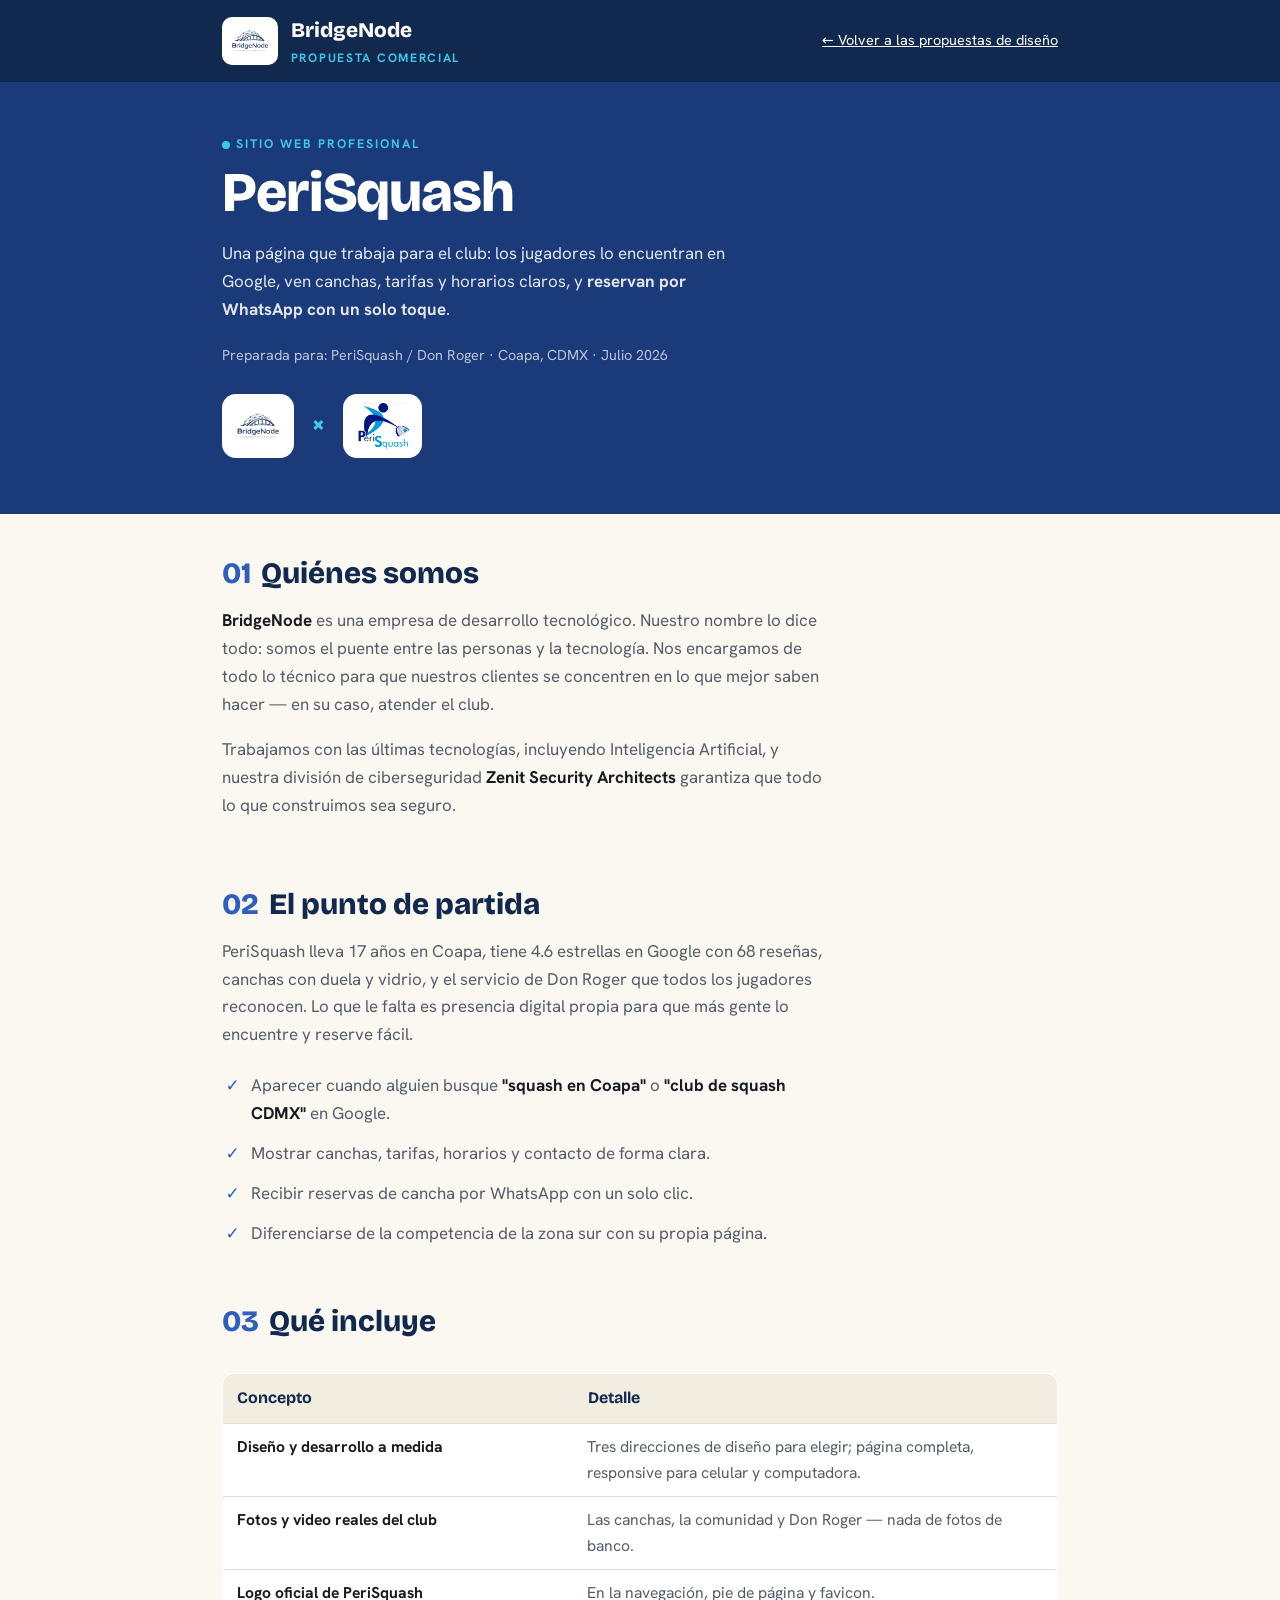
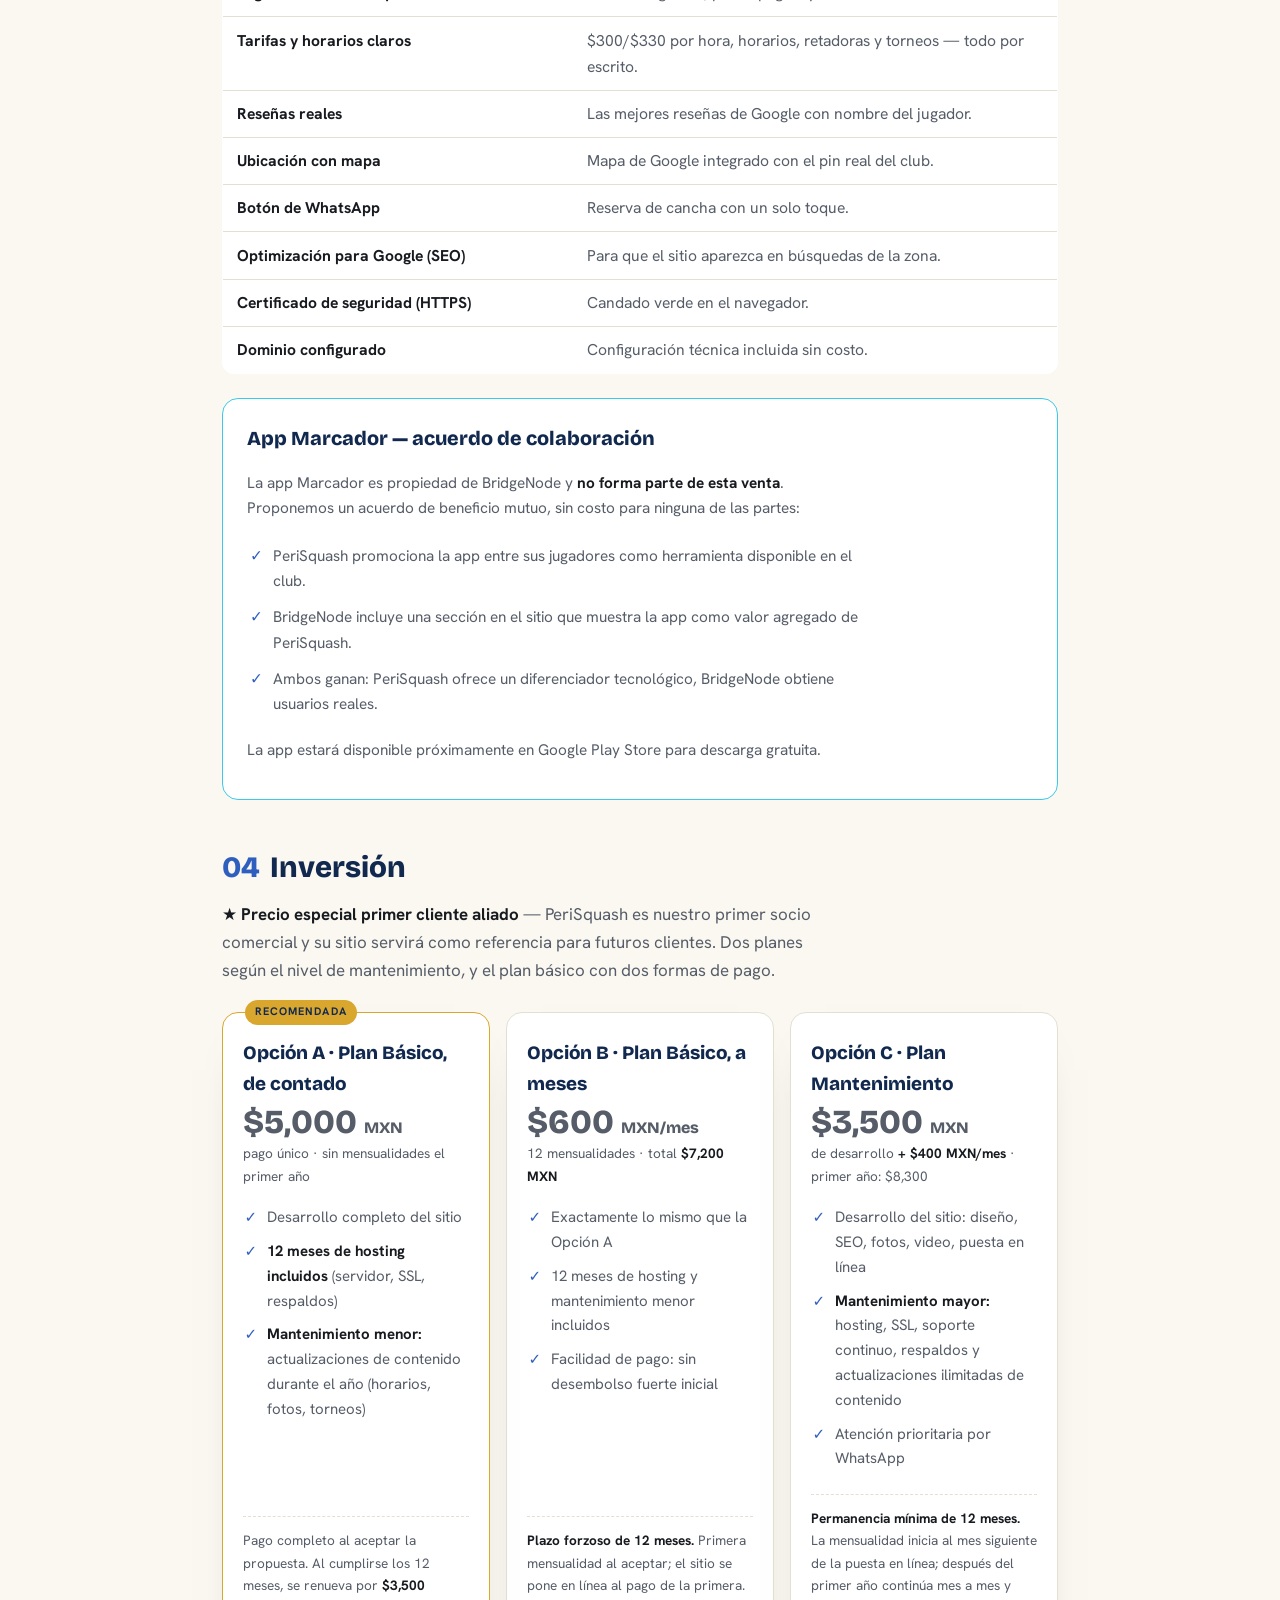
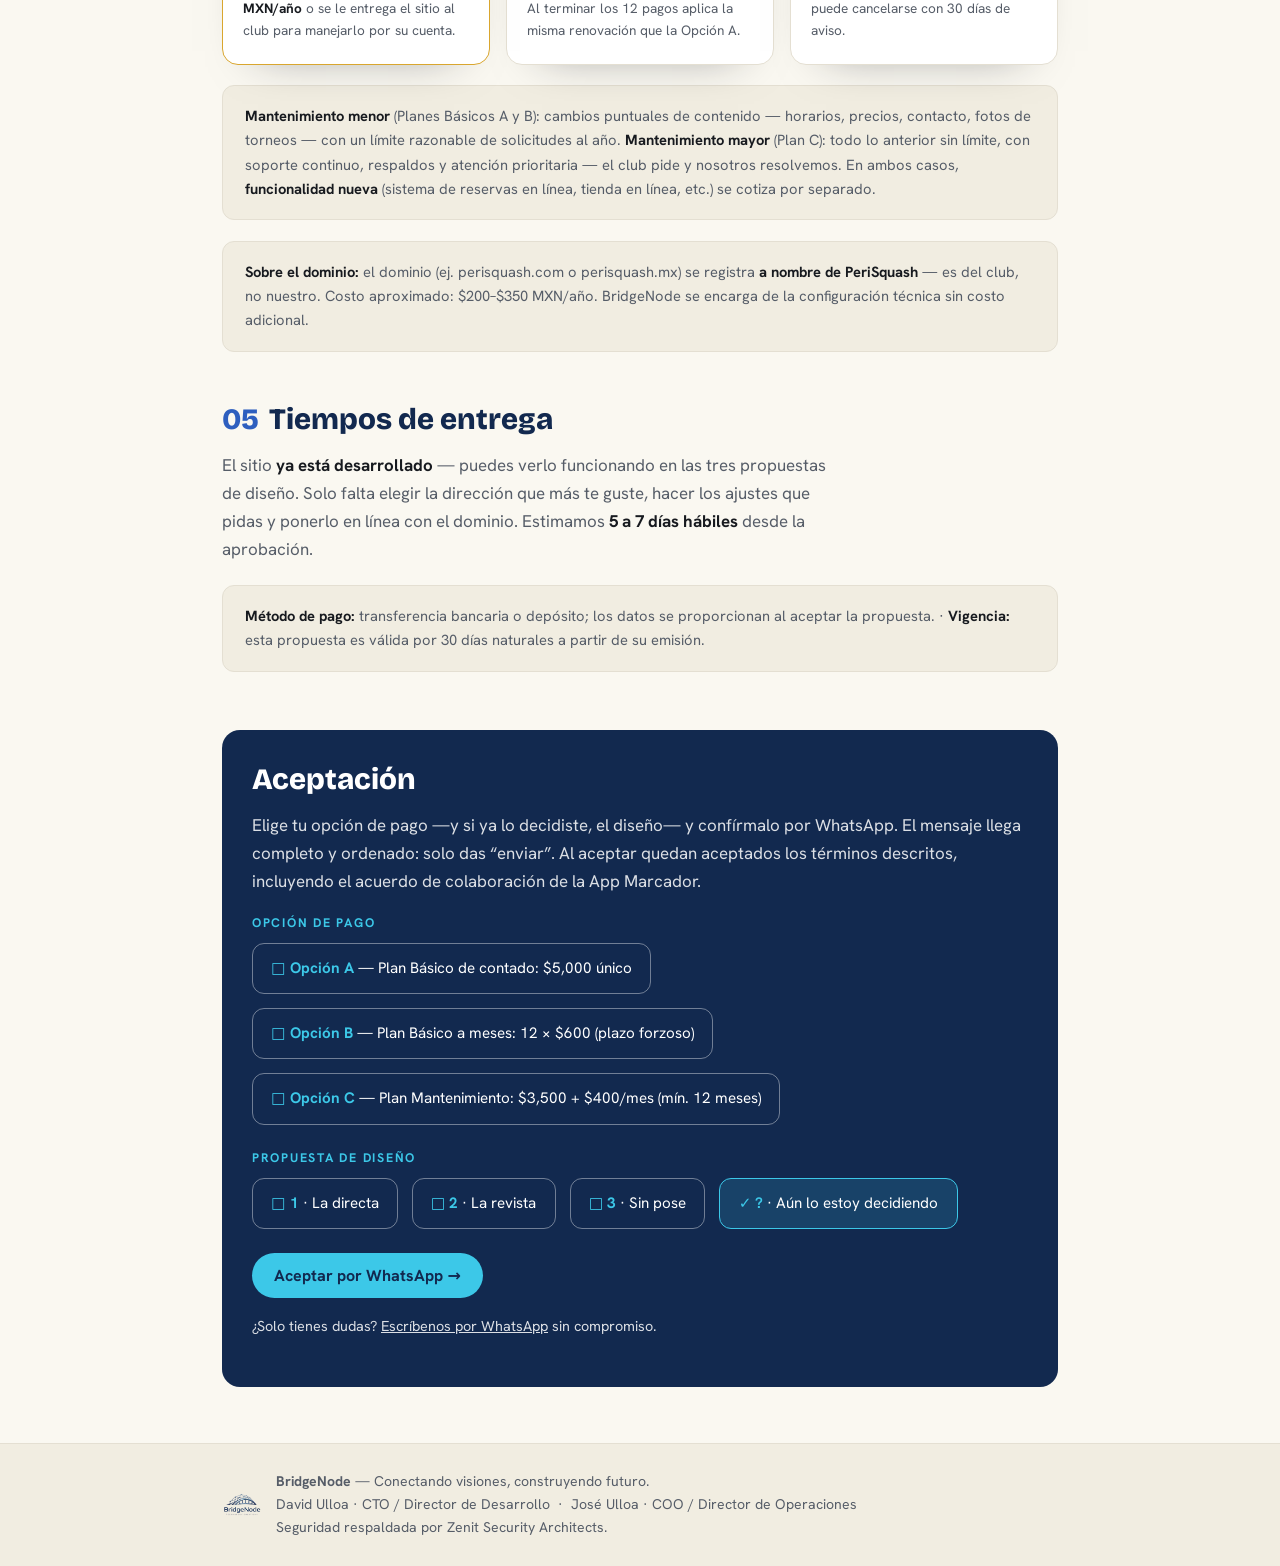
<file: inversion.html>
<!DOCTYPE html>
<html lang="es-MX">
<head>
<meta charset="utf-8">
<meta name="viewport" content="width=device-width, initial-scale=1">
<title>Propuesta comercial — Sitio web PeriSquash · BridgeNode</title>
<meta name="description" content="Propuesta comercial de BridgeNode: sitio web profesional para PeriSquash. Inversión, alcances, hosting y dominio.">
<meta name="robots" content="noindex, nofollow">
<link rel="icon" href="assets/images/logo-bn.png">
<style>
  @font-face{
    font-family:'Bricolage Grotesque';font-style:normal;font-weight:400 800;font-stretch:100%;
    font-display:swap;src:url('assets/fonts/bricolage-grotesque-latin.woff2') format('woff2');
  }
  @font-face{
    font-family:'Hanken Grotesk';font-style:normal;font-weight:400 700;
    font-display:swap;src:url('assets/fonts/hanken-grotesk-latin.woff2') format('woff2');
  }
  :root{
    --bone:#FAF8F1; --bone-2:#F1EDE1; --ink:#171A1F; --ink-soft:#565D68;
    --navy:#1B3A7A; --navy-deep:#12294F; --blue:#2E5FBF; --cyan:#3CC8E8;
    --gold:#D9A62E; --line:#E4DFD2;
    --font-display:"Bricolage Grotesque",Georgia,serif;
    --font-body:"Hanken Grotesk","Segoe UI",system-ui,sans-serif;
  }
  *{box-sizing:border-box}
  body{margin:0;background:var(--bone);color:var(--ink);font-family:var(--font-body);
    font-size:1.06rem;line-height:1.65}
  img{max-width:100%;display:block;height:auto}
  a{color:var(--navy)}
  :focus-visible{outline:3px solid var(--blue);outline-offset:3px;border-radius:6px}
  .skip{position:absolute;left:-9999px;top:0;background:var(--ink);color:var(--bone);padding:.6em 1em;z-index:9}
  .skip:focus{left:0}
  .wrap{max-width:880px;margin-inline:auto;padding-inline:22px}

  header.top{background:var(--navy-deep);color:#fff}
  .top__in{display:flex;align-items:center;justify-content:space-between;gap:1rem;padding-block:14px;flex-wrap:wrap}
  .top__brand{display:flex;align-items:center;gap:.8rem}
  .top__brand img{height:48px;width:auto;background:#fff;border-radius:10px;padding:4px 8px}
  .top__name{font-family:var(--font-display);font-weight:800;font-size:1.3rem}
  .top__tag{font-size:.76rem;letter-spacing:.14em;text-transform:uppercase;color:var(--cyan);font-weight:700}
  .top__back{color:#fff;font-size:.9rem}

  .hero{background:var(--navy);color:#fff;padding-block:52px 56px}
  .hero .eyebrow{display:flex;align-items:center;gap:.5em;text-transform:uppercase;letter-spacing:.16em;
    font-size:.78rem;font-weight:700;color:var(--cyan);margin:0 0 .7em}
  .hero .eyebrow::before{content:"";width:8px;height:8px;border-radius:50%;background:var(--cyan)}
  h1{font-family:var(--font-display);font-weight:800;letter-spacing:-.02em;line-height:1.02;
    font-size:clamp(2.3rem,5.6vw,3.5rem);margin:0 0 .35em}
  .hero p{max-width:60ch;color:rgba(255,255,255,.88);margin:.2em 0 0}
  .hero__meta{margin-top:1.4em!important;font-size:.9rem;color:rgba(255,255,255,.7)!important}
  .hero__logos{display:flex;align-items:center;gap:18px;margin-top:26px}
  .hero__logos img{height:64px;width:auto;background:#fff;border-radius:14px;padding:9px 13px}
  .hero__logos .x{font-family:var(--font-display);font-weight:800;font-size:1.5rem;color:var(--cyan)}

  section.block{padding-block:44px 8px}
  h2{font-family:var(--font-display);font-weight:800;font-size:1.85rem;line-height:1.05;
    margin:0 0 .6em;color:var(--navy-deep)}
  h2 .num{color:var(--blue);margin-right:.35em}
  .block p{max-width:68ch;color:var(--ink-soft)}
  .block b{color:var(--ink)}
  ul.checks{list-style:none;margin:1em 0 0;padding:0;max-width:68ch}
  ul.checks li{padding:.35em 0 .35em 1.7em;position:relative;color:var(--ink-soft)}
  ul.checks li::before{content:"✓";position:absolute;left:.2em;color:var(--blue);font-weight:700}

  table{width:100%;border-collapse:collapse;margin-top:1.2em;background:#fff;
    border:1px solid var(--line);border-radius:12px;overflow:hidden;font-size:.98rem}
  th{background:var(--bone-2);text-align:left;font-family:var(--font-display);font-weight:700;
    font-size:1rem;padding:.7em .9em;color:var(--navy-deep)}
  td{padding:.65em .9em;border-top:1px solid var(--line);vertical-align:top;color:var(--ink-soft)}
  td:first-child{font-weight:700;color:var(--ink);width:42%}
  .tablewrap{overflow-x:auto}

  .plans{display:grid;grid-template-columns:repeat(3,1fr);gap:16px;margin-top:1.6em}
  .plan{background:#fff;border:1.5px solid var(--line);border-radius:16px;padding:24px 20px 22px;
    display:flex;flex-direction:column;box-shadow:0 22px 44px -36px rgba(23,26,31,.5)}
  .plan--a{border-color:var(--gold);position:relative}
  .plan__flag{position:absolute;top:-13px;left:22px;background:var(--gold);color:var(--navy-deep);
    font-size:.68rem;font-weight:700;letter-spacing:.1em;text-transform:uppercase;
    padding:.35em .9em;border-radius:999px}
  .plan h3{font-family:var(--font-display);font-weight:800;font-size:1.18rem;margin:0 0 .1em;color:var(--navy-deep)}
  .plan__price{font-family:var(--font-display);font-weight:800;font-size:2.1rem;color:var(--blue);margin:.15em 0 0;line-height:1}
  .plan__per{font-size:.85rem;color:var(--ink-soft);margin:.2em 0 1em}
  .plan ul{list-style:none;margin:0 0 1.2em;padding:0;font-size:.94rem;flex:1}
  .plan ul li{padding:.3em 0 .3em 1.6em;position:relative;color:var(--ink-soft)}
  .plan ul li::before{content:"✓";position:absolute;left:.1em;color:var(--blue);font-weight:700}
  .plan__note{font-size:.85rem;color:var(--ink-soft);border-top:1px dashed var(--line);padding-top:.9em;margin:0}

  .fine{background:var(--bone-2);border:1px solid var(--line);border-radius:12px;
    padding:18px 22px;margin-top:1.4em;font-size:.92rem;color:var(--ink-soft)}
  .fine b{color:var(--ink)}

  .marcador{background:#fff;border:1.5px solid var(--cyan);border-radius:16px;padding:24px 24px 20px;
    margin-top:1.4em}
  .marcador h3{font-family:var(--font-display);font-weight:800;margin:0 0 .4em;color:var(--navy-deep)}
  .marcador p,.marcador li{color:var(--ink-soft);font-size:.96rem}

  .accept{background:var(--navy-deep);color:#fff;border-radius:18px;padding:34px 30px;margin-block:50px 0}
  .accept h2{color:#fff}
  .accept p{color:rgba(255,255,255,.85);max-width:none}
  .accept fieldset{border:0;margin:0 0 1.4em;padding:0}
  .accept legend{font-size:.78rem;font-weight:700;letter-spacing:.14em;text-transform:uppercase;
    color:var(--cyan);padding:0;margin-bottom:.7em}
  .accept__opts{display:flex;gap:14px;flex-wrap:wrap;margin:0}
  .accept__opt{position:relative;border:1.5px solid rgba(255,255,255,.4);border-radius:12px;
    padding:.8em 1.2em;font-size:.95rem;cursor:pointer;transition:border-color .15s,background-color .15s}
  .accept__opt input{position:absolute;width:1px;height:1px;overflow:hidden;clip:rect(0 0 0 0);white-space:nowrap}
  .accept__opt::before{content:"□ ";color:var(--cyan);font-weight:700}
  .accept__opt:hover{border-color:rgba(255,255,255,.75)}
  .accept__opt:has(input:checked){border-color:var(--cyan);background:rgba(60,200,232,.16)}
  .accept__opt:has(input:checked)::before{content:"✓ "}
  .accept__opt:has(input:focus-visible){outline:3px solid var(--cyan);outline-offset:3px}
  .accept__opt b{color:var(--cyan)}
  .accept__error{display:none;font-size:.9rem;color:#C7EFFA;margin:.8em 0 0}
  .accept__error.is-on{display:block}
  .accept__alt{font-size:.9rem;margin-top:1.1em}
  .accept__alt a{color:rgba(255,255,255,.85)}
  .btn-wa{display:inline-block;background:var(--cyan);color:var(--navy-deep);text-decoration:none;
    font-weight:700;padding:.75em 1.4em;border-radius:999px;font-size:1rem}
  .btn-wa:hover{background:#63D6EF}
  button.btn-wa{border:0;cursor:pointer;font-family:inherit}

  footer.foot{margin-top:56px;border-top:1px solid var(--line);background:var(--bone-2);
    padding-block:26px;font-size:.88rem;color:var(--ink-soft)}
  .foot__in{display:flex;align-items:center;gap:14px;flex-wrap:wrap}
  .foot__in img{height:40px;width:auto}

  @media (max-width:860px){
    .plans{grid-template-columns:1fr}
    .plan--a{margin-top:10px}
  }
  @media print{
    header.top .top__back,.btn-wa{display:none}
    .hero,.accept,header.top{background:#fff!important;color:var(--ink)!important}
    .hero p,.accept p{color:var(--ink-soft)!important}
  }
</style>
</head>
<body>
<a class="skip" href="#inversion">Saltar a la inversión</a>

<header class="top">
  <div class="wrap top__in">
    <div class="top__brand">
      <img src="assets/images/logo-bn.png" alt="BridgeNode">
      <div>
        <div class="top__name">BridgeNode</div>
        <div class="top__tag">Propuesta comercial</div>
      </div>
    </div>
    <a class="top__back" href="index.html">← Volver a las propuestas de diseño</a>
  </div>
</header>

<section class="hero">
  <div class="wrap">
    <p class="eyebrow">Sitio web profesional</p>
    <h1>PeriSquash</h1>
    <p>Una página que trabaja para el club: los jugadores lo encuentran en Google, ven canchas,
       tarifas y horarios claros, y <b>reservan por WhatsApp con un solo toque</b>.</p>
    <p class="hero__meta">Preparada para: PeriSquash / Don Roger · Coapa, CDMX · Julio 2026</p>
    <div class="hero__logos" aria-hidden="true">
      <img src="assets/images/logo-bn.png" alt="">
      <span class="x">×</span>
      <img src="assets/images/logo-perisquash-v2.png" alt="">
    </div>
  </div>
</section>

<main>
  <section class="wrap block">
    <h2><span class="num">01</span>Quiénes somos</h2>
    <p><b>BridgeNode</b> es una empresa de desarrollo tecnológico. Nuestro nombre lo dice todo:
       somos el puente entre las personas y la tecnología. Nos encargamos de todo lo técnico para
       que nuestros clientes se concentren en lo que mejor saben hacer — en su caso, atender el club.</p>
    <p>Trabajamos con las últimas tecnologías, incluyendo Inteligencia Artificial, y nuestra
       división de ciberseguridad <b>Zenit Security Architects</b> garantiza que todo lo que
       construimos sea seguro.</p>
  </section>

  <section class="wrap block">
    <h2><span class="num">02</span>El punto de partida</h2>
    <p>PeriSquash lleva 17 años en Coapa, tiene 4.6 estrellas en Google con 68 reseñas, canchas
       con duela y vidrio, y el servicio de Don Roger que todos los jugadores reconocen. Lo que
       le falta es presencia digital propia para que más gente lo encuentre y reserve fácil.</p>
    <ul class="checks">
      <li>Aparecer cuando alguien busque <b>"squash en Coapa"</b> o <b>"club de squash CDMX"</b> en Google.</li>
      <li>Mostrar canchas, tarifas, horarios y contacto de forma clara.</li>
      <li>Recibir reservas de cancha por WhatsApp con un solo clic.</li>
      <li>Diferenciarse de la competencia de la zona sur con su propia página.</li>
    </ul>
  </section>

  <section class="wrap block">
    <h2><span class="num">03</span>Qué incluye</h2>
    <div class="tablewrap">
    <table>
      <tr><th>Concepto</th><th>Detalle</th></tr>
      <tr><td>Diseño y desarrollo a medida</td><td>Tres direcciones de diseño para elegir; página completa, responsive para celular y computadora.</td></tr>
      <tr><td>Fotos y video reales del club</td><td>Las canchas, la comunidad y Don Roger — nada de fotos de banco.</td></tr>
      <tr><td>Logo oficial de PeriSquash</td><td>En la navegación, pie de página y favicon.</td></tr>
      <tr><td>Tarifas y horarios claros</td><td>$300/$330 por hora, horarios, retadoras y torneos — todo por escrito.</td></tr>
      <tr><td>Reseñas reales</td><td>Las mejores reseñas de Google con nombre del jugador.</td></tr>
      <tr><td>Ubicación con mapa</td><td>Mapa de Google integrado con el pin real del club.</td></tr>
      <tr><td>Botón de WhatsApp</td><td>Reserva de cancha con un solo toque.</td></tr>
      <tr><td>Optimización para Google (SEO)</td><td>Para que el sitio aparezca en búsquedas de la zona.</td></tr>
      <tr><td>Certificado de seguridad (HTTPS)</td><td>Candado verde en el navegador.</td></tr>
      <tr><td>Dominio configurado</td><td>Configuración técnica incluida sin costo.</td></tr>
    </table>
    </div>

    <div class="marcador">
      <h3>App Marcador — acuerdo de colaboración</h3>
      <p>La app Marcador es propiedad de BridgeNode y <b>no forma parte de esta venta</b>. Proponemos
         un acuerdo de beneficio mutuo, sin costo para ninguna de las partes:</p>
      <ul class="checks">
        <li>PeriSquash promociona la app entre sus jugadores como herramienta disponible en el club.</li>
        <li>BridgeNode incluye una sección en el sitio que muestra la app como valor agregado de PeriSquash.</li>
        <li>Ambos ganan: PeriSquash ofrece un diferenciador tecnológico, BridgeNode obtiene usuarios reales.</li>
      </ul>
      <p>La app estará disponible próximamente en Google Play Store para descarga gratuita.</p>
    </div>
  </section>

  <section class="wrap block" id="inversion">
    <h2><span class="num">04</span>Inversión</h2>
    <p><b>★ Precio especial primer cliente aliado</b> — PeriSquash es nuestro primer socio comercial
       y su sitio servirá como referencia para futuros clientes. Dos planes según el nivel de
       mantenimiento, y el plan básico con dos formas de pago.</p>

    <div class="plans">
      <article class="plan plan--a">
        <span class="plan__flag">Recomendada</span>
        <h3>Opción A · Plan Básico, de contado</h3>
        <p class="plan__price">$5,000 <span style="font-size:1rem">MXN</span></p>
        <p class="plan__per">pago único · sin mensualidades el primer año</p>
        <ul>
          <li>Desarrollo completo del sitio</li>
          <li><b>12 meses de hosting incluidos</b> (servidor, SSL, respaldos)</li>
          <li><b>Mantenimiento menor:</b> actualizaciones de contenido durante el año (horarios, fotos, torneos)</li>
        </ul>
        <p class="plan__note">Pago completo al aceptar la propuesta. Al cumplirse los 12 meses,
          se renueva por <b>$3,500 MXN/año</b> o se le entrega el sitio al club para manejarlo
          por su cuenta.</p>
      </article>

      <article class="plan">
        <h3>Opción B · Plan Básico, a meses</h3>
        <p class="plan__price">$600 <span style="font-size:1rem">MXN/mes</span></p>
        <p class="plan__per">12 mensualidades · total <b>$7,200 MXN</b></p>
        <ul>
          <li>Exactamente lo mismo que la Opción A</li>
          <li>12 meses de hosting y mantenimiento menor incluidos</li>
          <li>Facilidad de pago: sin desembolso fuerte inicial</li>
        </ul>
        <p class="plan__note"><b>Plazo forzoso de 12 meses.</b> Primera mensualidad al aceptar;
          el sitio se pone en línea al pago de la primera. Al terminar los 12 pagos aplica la
          misma renovación que la Opción A.</p>
      </article>

      <article class="plan">
        <h3>Opción C · Plan Mantenimiento</h3>
        <p class="plan__price">$3,500 <span style="font-size:1rem">MXN</span></p>
        <p class="plan__per">de desarrollo <b>+ $400 MXN/mes</b> · primer año: $8,300</p>
        <ul>
          <li>Desarrollo del sitio: diseño, SEO, fotos, video, puesta en línea</li>
          <li><b>Mantenimiento mayor:</b> hosting, SSL, soporte continuo, respaldos y actualizaciones ilimitadas de contenido</li>
          <li>Atención prioritaria por WhatsApp</li>
        </ul>
        <p class="plan__note"><b>Permanencia mínima de 12 meses.</b> La mensualidad inicia al mes
          siguiente de la puesta en línea; después del primer año continúa mes a mes y puede
          cancelarse con 30 días de aviso.</p>
      </article>
    </div>

    <div class="fine">
      <b>Mantenimiento menor</b> (Planes Básicos A y B): cambios puntuales de contenido — horarios,
      precios, contacto, fotos de torneos — con un límite razonable de solicitudes al año.
      <b>Mantenimiento mayor</b> (Plan C): todo lo anterior sin límite, con soporte continuo,
      respaldos y atención prioritaria — el club pide y nosotros resolvemos. En ambos casos,
      <b>funcionalidad nueva</b> (sistema de reservas en línea, tienda en línea, etc.) se cotiza
      por separado.
    </div>
    <div class="fine">
      <b>Sobre el dominio:</b> el dominio (ej. perisquash.com o perisquash.mx) se registra
      <b>a nombre de PeriSquash</b> — es del club, no nuestro. Costo aproximado: $200–$350 MXN/año.
      BridgeNode se encarga de la configuración técnica sin costo adicional.
    </div>
  </section>

  <section class="wrap block">
    <h2><span class="num">05</span>Tiempos de entrega</h2>
    <p>El sitio <b>ya está desarrollado</b> — puedes verlo funcionando en las tres propuestas de
       diseño. Solo falta elegir la dirección que más te guste, hacer los ajustes que pidas y
       ponerlo en línea con el dominio. Estimamos <b>5 a 7 días hábiles</b> desde la aprobación.</p>
    <div class="fine">
      <b>Método de pago:</b> transferencia bancaria o depósito; los datos se proporcionan al
      aceptar la propuesta. · <b>Vigencia:</b> esta propuesta es válida por 30 días naturales
      a partir de su emisión.
    </div>
  </section>

  <section class="wrap">
    <div class="accept">
      <h2>Aceptación</h2>
      <p>Elige tu opción de pago —y si ya lo decidiste, el diseño— y confírmalo por WhatsApp.
         El mensaje llega completo y ordenado: solo das “enviar”. Al aceptar quedan aceptados los
         términos descritos, incluyendo el acuerdo de colaboración de la App Marcador.</p>

      <fieldset>
        <legend>Opción de pago</legend>
        <div class="accept__opts">
          <label class="accept__opt"><input type="radio" name="plan"
            value="Opción A — Plan Básico de contado · $5,000 MXN pago único (12 meses de hosting y mantenimiento menor incluidos)"><b>Opción A</b> — Plan Básico de contado: $5,000 único</label>
          <label class="accept__opt"><input type="radio" name="plan"
            value="Opción B — Plan Básico a meses · 12 × $600 MXN (total $7,200 MXN, plazo forzoso de 12 meses)"><b>Opción B</b> — Plan Básico a meses: 12 × $600 (plazo forzoso)</label>
          <label class="accept__opt"><input type="radio" name="plan"
            value="Opción C — Plan Mantenimiento · $3,500 MXN + $400 MXN/mes (permanencia mínima 12 meses)"><b>Opción C</b> — Plan Mantenimiento: $3,500 + $400/mes (mín. 12 meses)</label>
        </div>
      </fieldset>

      <fieldset>
        <legend>Propuesta de diseño</legend>
        <div class="accept__opts">
          <label class="accept__opt"><input type="radio" name="diseno"
            value="Propuesta 1 — La directa"><b>1</b> · La directa</label>
          <label class="accept__opt"><input type="radio" name="diseno"
            value="Propuesta 2 — La revista"><b>2</b> · La revista</label>
          <label class="accept__opt"><input type="radio" name="diseno"
            value="Propuesta 3 — Sin pose"><b>3</b> · Sin pose</label>
          <label class="accept__opt"><input type="radio" name="diseno"
            value="Aún por definir — lo platicamos" checked><b>?</b> · Aún lo estoy decidiendo</label>
        </div>
      </fieldset>

      <p><button type="button" id="btnAceptar" class="btn-wa">Aceptar por WhatsApp →</button></p>
      <p class="accept__error" id="acceptError" role="alert">Falta elegir la opción de pago (A, B o C) para armar tu mensaje.</p>
      <p class="accept__alt">¿Solo tienes dudas? <a href="https://wa.me/525534644412?text=Hola%2C%20vi%20la%20propuesta%20del%20sitio%20de%20PeriSquash%20y%20tengo%20una%20duda%3A%20">Escríbenos por WhatsApp</a> sin compromiso.</p>
    </div>
  </section>
</main>

<footer class="foot">
  <div class="wrap foot__in">
    <img src="assets/images/logo-bn.png" alt="BridgeNode">
    <div>
      <b>BridgeNode</b> — Conectando visiones, construyendo futuro.<br>
      David Ulloa · CTO / Director de Desarrollo &nbsp;·&nbsp; José Ulloa · COO / Director de Operaciones<br>
      Seguridad respaldada por Zenit Security Architects.
    </div>
  </div>
</footer>

<script>
(function(){
  var NUMERO = "525534644412";
  var btn = document.getElementById("btnAceptar");
  var err = document.getElementById("acceptError");

  document.querySelectorAll('input[name="plan"]').forEach(function(r){
    r.addEventListener("change", function(){ err.classList.remove("is-on"); });
  });

  btn.addEventListener("click", function(){
    var plan = document.querySelector('input[name="plan"]:checked');
    if(!plan){ err.classList.add("is-on"); return; }
    var diseno = document.querySelector('input[name="diseno"]:checked');
    var fecha = new Date().toLocaleDateString("es-MX",{day:"numeric",month:"long",year:"numeric"});
    var msg = [
      "✅ ACEPTACIÓN DE PROPUESTA — Sitio web PeriSquash",
      "",
      "• Plan elegido: " + plan.value,
      "• Diseño: " + (diseno ? diseno.value : "Aún por definir"),
      "• Fecha: " + fecha,
      "",
      "Con este mensaje confirmo la opción elegida —incluido el acuerdo de colaboración de la App Marcador— y quedo pendiente de los datos de pago para arrancar."
    ].join("\n");
    window.open("https://wa.me/" + NUMERO + "?text=" + encodeURIComponent(msg), "_blank", "noopener");
  });
})();
</script>
</body>
</html>
</file>
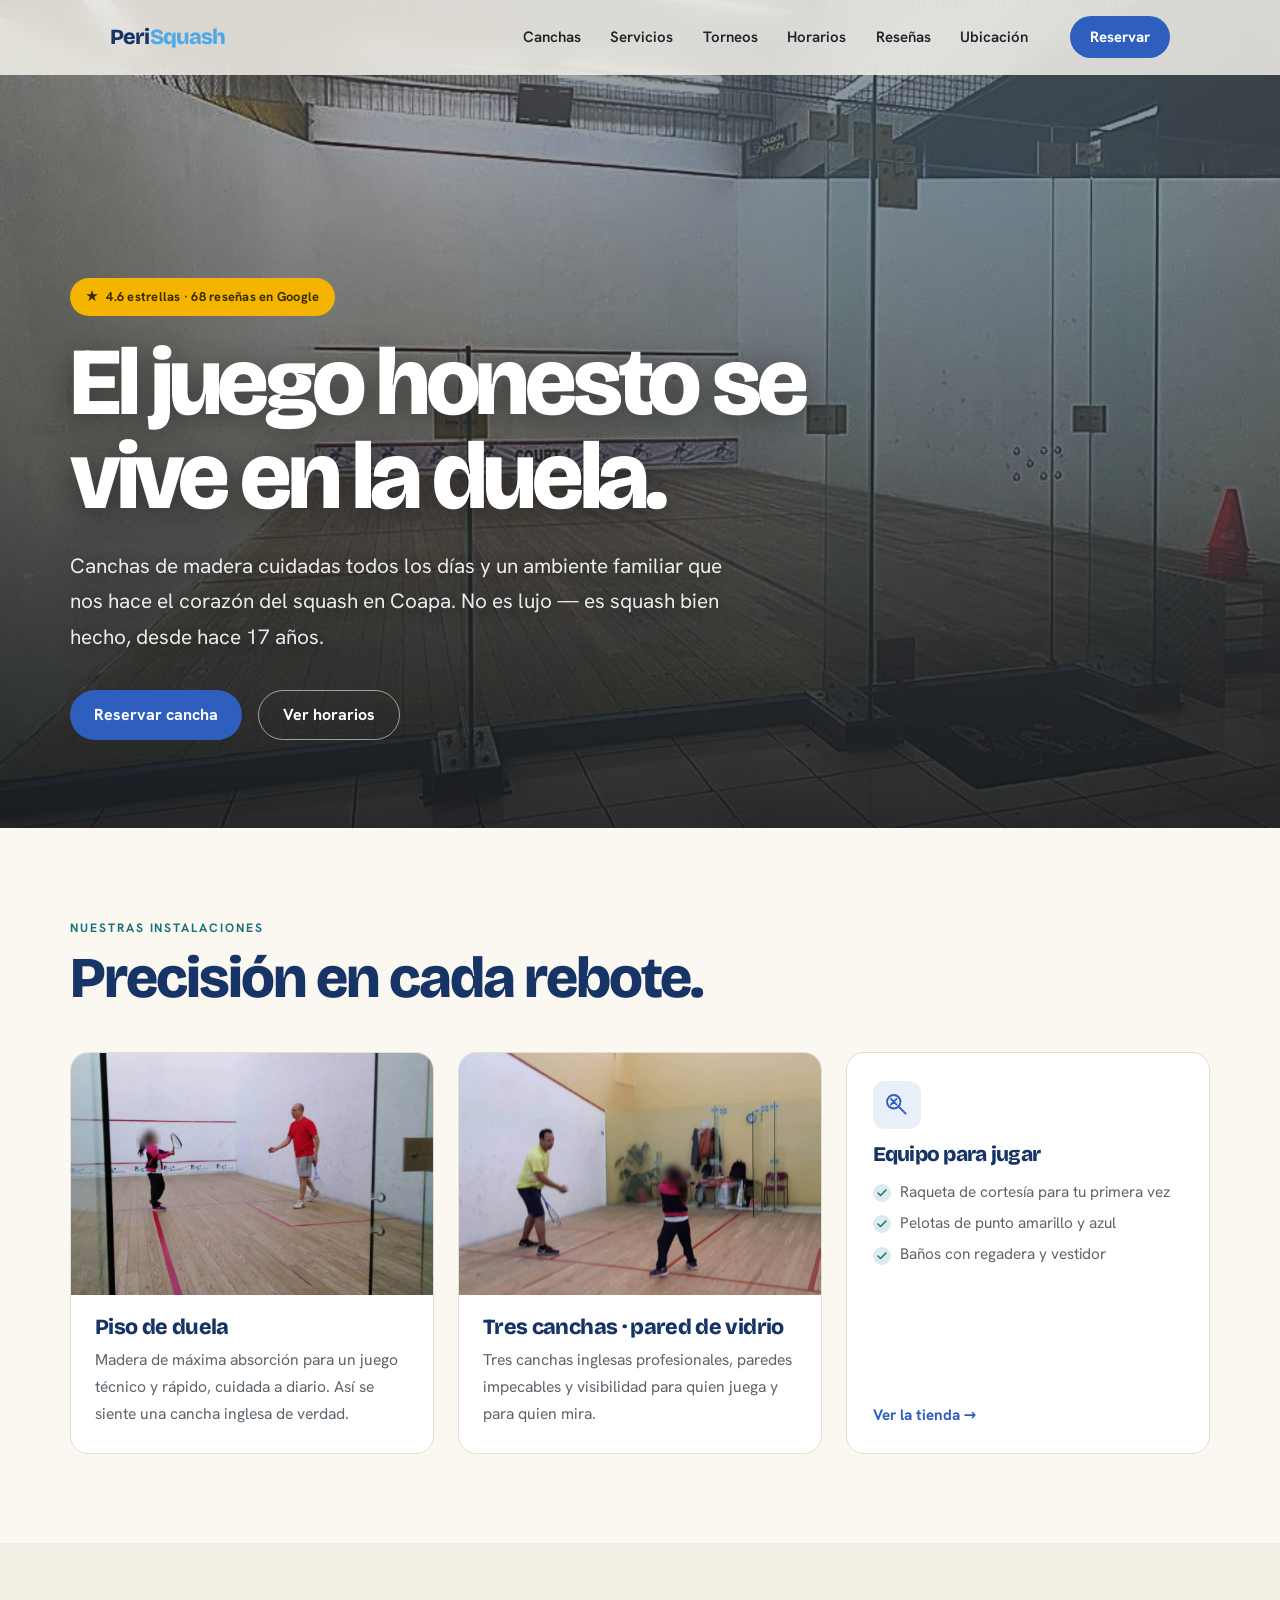
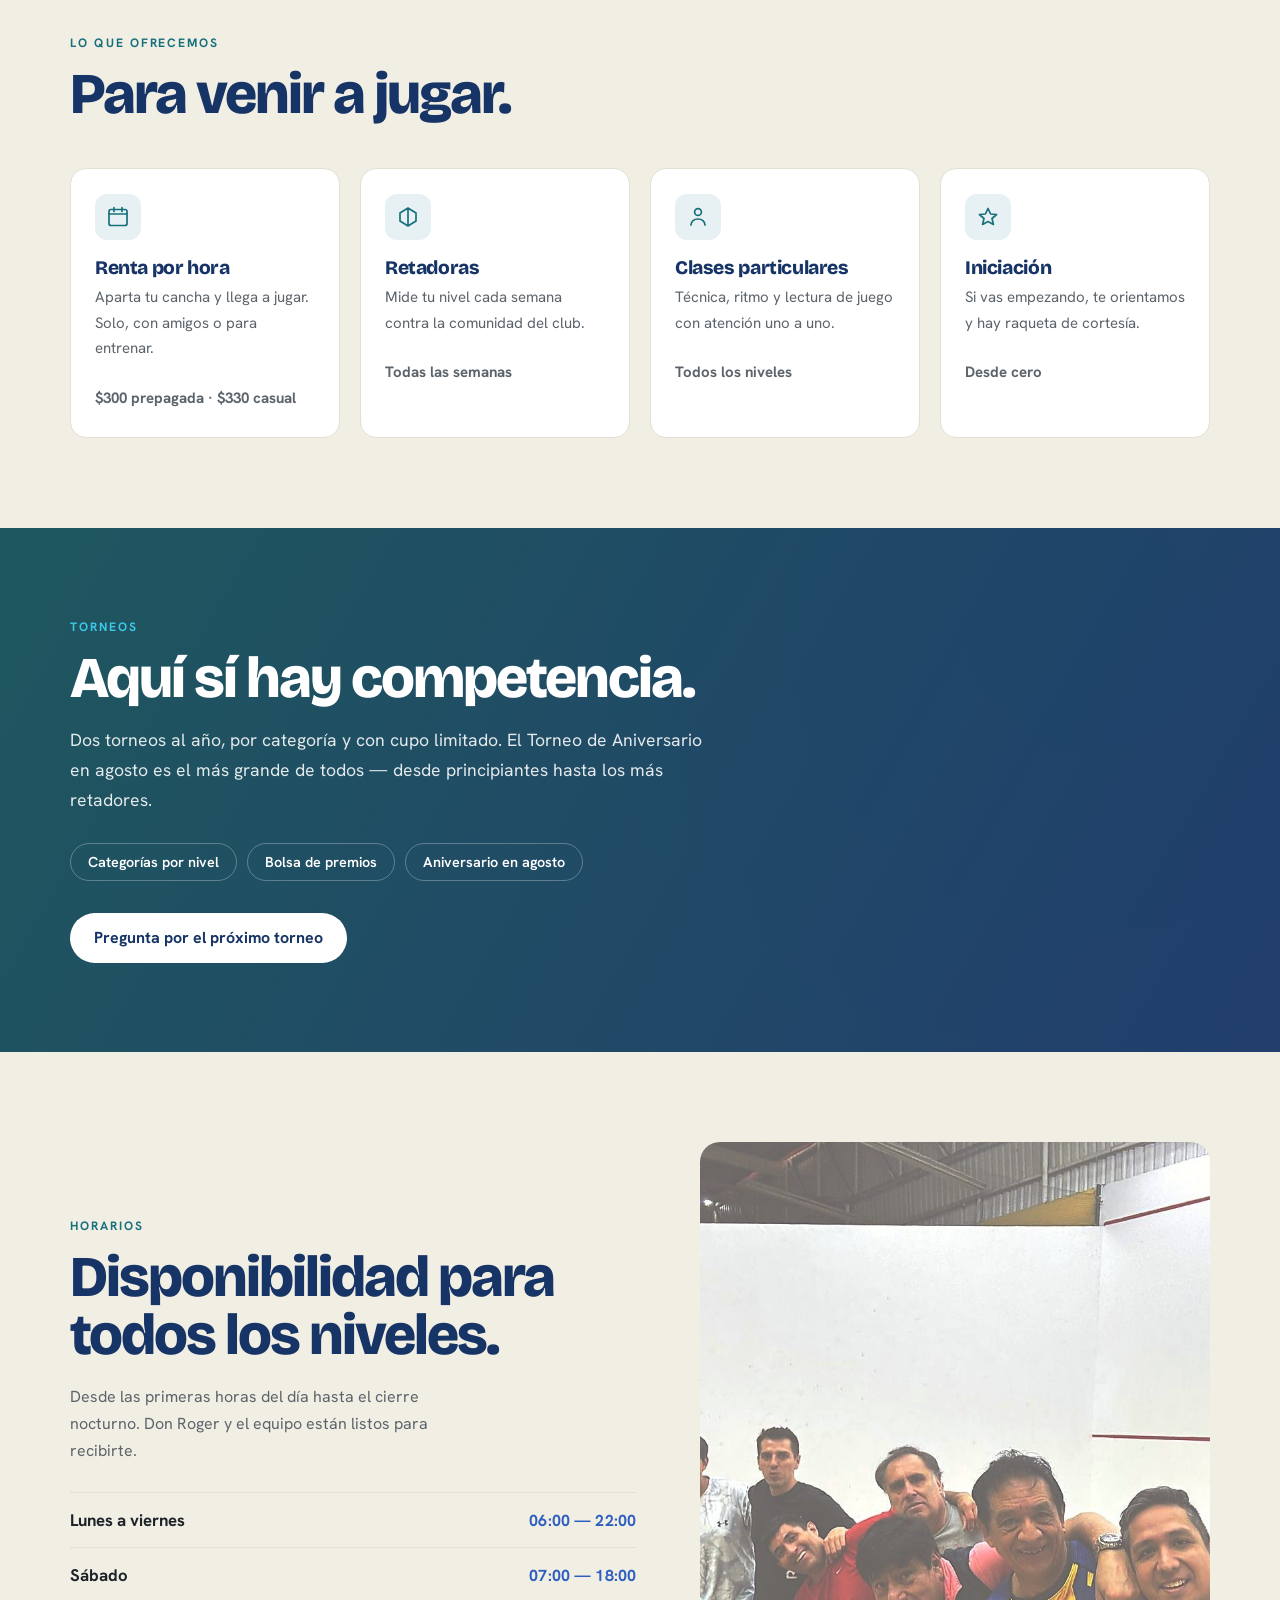
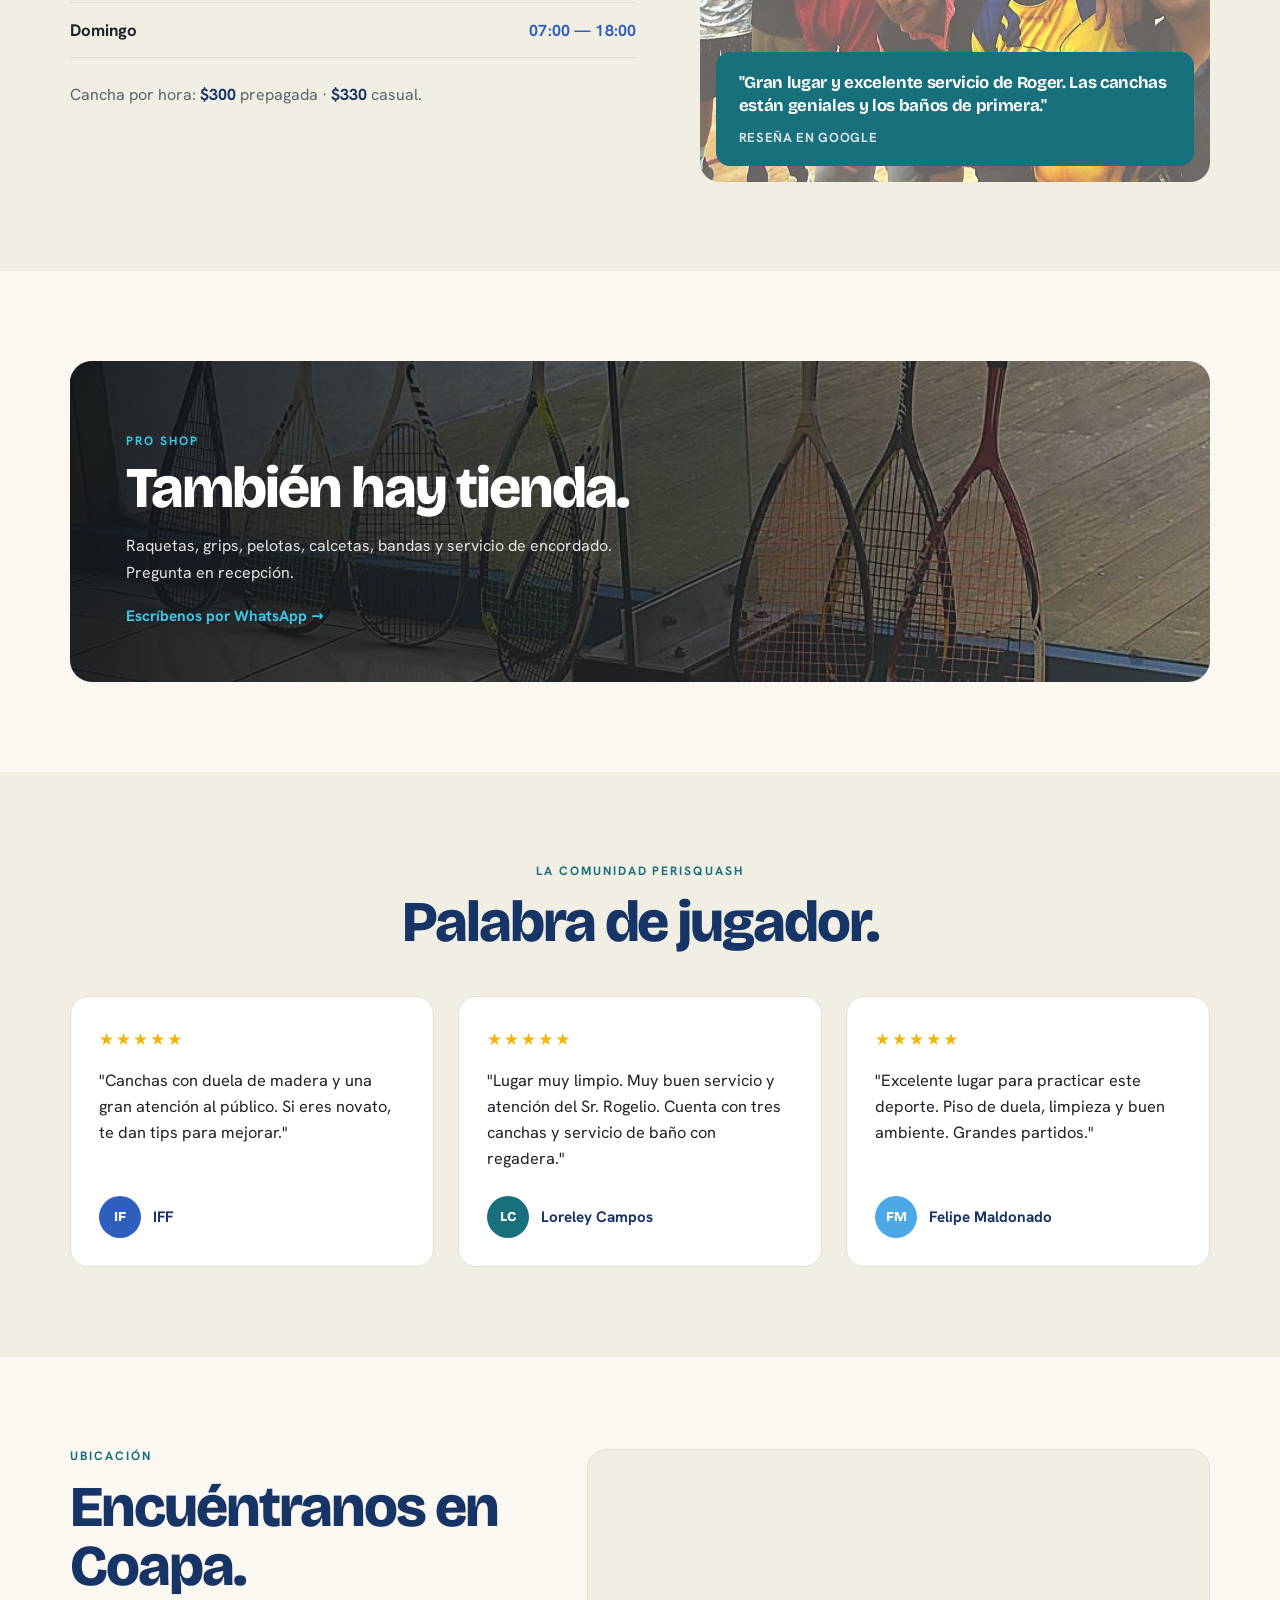
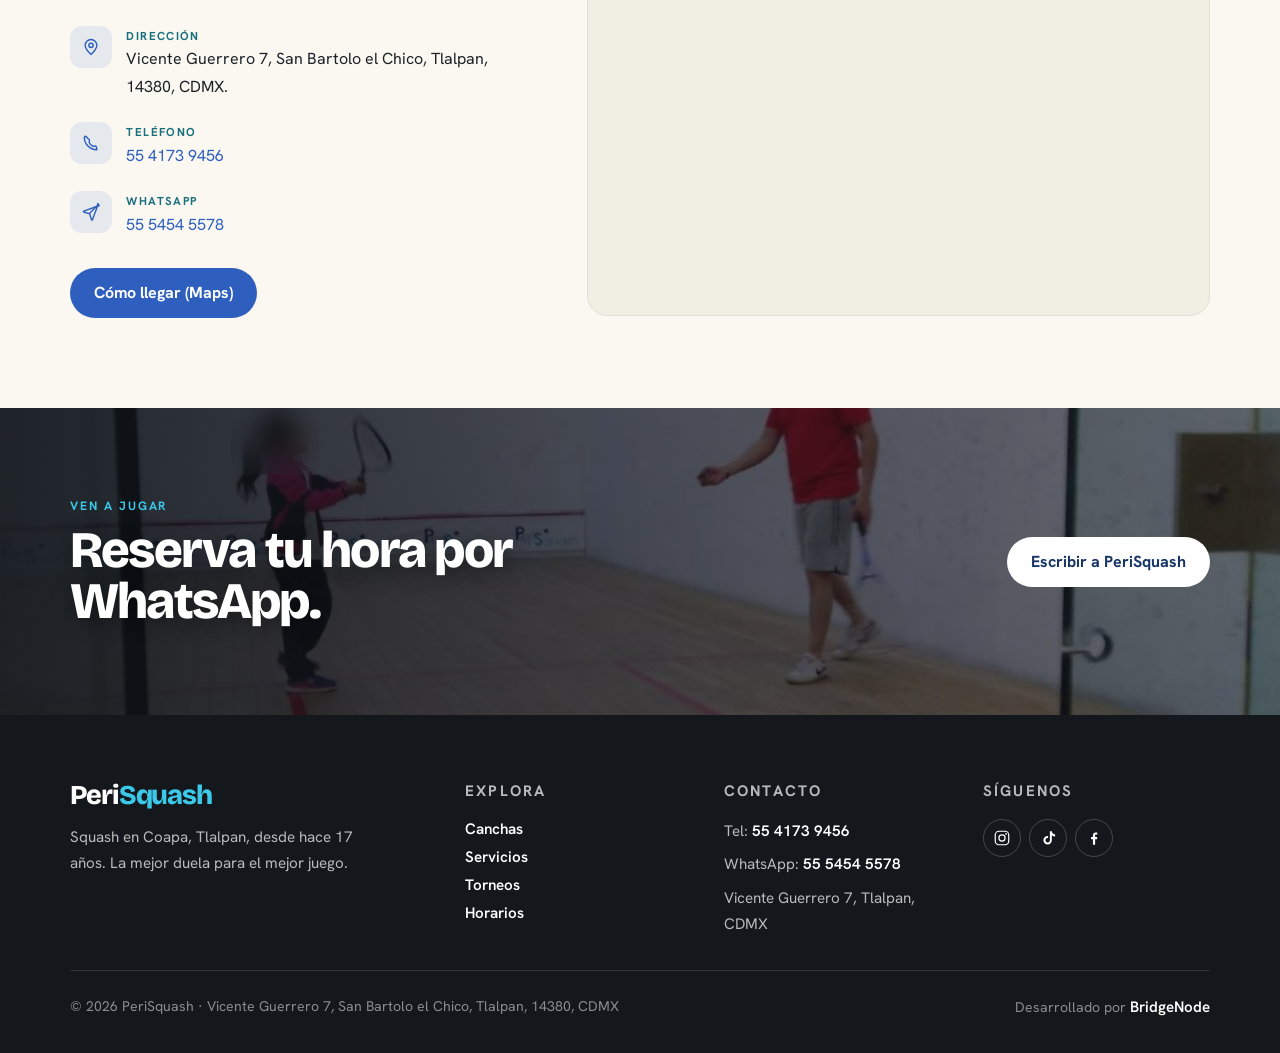
<file: landing.html>
<!DOCTYPE html>
<html lang="es">
<head>
  <meta charset="UTF-8">
  <meta name="viewport" content="width=device-width, initial-scale=1">

  <title>PeriSquash — Canchas de squash en Coapa, Tlalpan CDMX</title>
  <meta name="description" content="Club de squash en Coapa, Tlalpan. Canchas con piso de madera en excelente estado, limpieza y el trato de Don Roger. 17 años en Coapa. Reserva por WhatsApp.">
  <link rel="canonical" href="https://perisquash.mx/">
  <meta name="theme-color" content="#FAF8F1">

  <!-- Open Graph -->
  <meta property="og:type" content="website">
  <meta property="og:title" content="PeriSquash — Squash en Coapa, CDMX">
  <meta property="og:description" content="Canchas de madera, limpieza y buen ambiente en Coapa. No es lujo — es squash bien hecho.">
  <meta property="og:image" content="https://perisquash.mx/assets/images/fachada.jpg">
  <meta property="og:url" content="https://perisquash.mx/">
  <meta property="og:locale" content="es_MX">
  <meta name="twitter:card" content="summary_large_image">

  <!-- Favicons -->
  <link rel="icon" href="assets/images/logo-perisquash-v2.png" type="image/png">
  <link rel="apple-touch-icon" href="assets/images/logo-perisquash-v2.png">

  <!-- LCP hero background preload -->
  <link rel="preload" as="image" href="assets/images/fondo-inicio_cancha.jpg?v=2" type="image/jpeg" fetchpriority="high">

  <!-- Fuentes auto-hospedadas (@font-face con font-display:swap). -->
  <link rel="stylesheet" href="css/styles.css?v=11">

  <!-- Datos estructurados -->
  <script type="application/ld+json">
  {
    "@context": "https://schema.org",
    "@type": "SportsActivityLocation",
    "name": "PeriSquash",
    "description": "Club de squash en Coapa, Tlalpan, CDMX, con 17 años de historia. Canchas con piso de madera en excelente estado, limpieza y el trato de Don Roger.",
    "url": "https://perisquash.mx/",
    "image": "https://perisquash.mx/assets/images/fachada.jpg",
    "telephone": "+525541739456",
    "priceRange": "$$",
    "currenciesAccepted": "MXN",
    "address": {
      "@type": "PostalAddress",
      "streetAddress": "Vicente Guerrero 7, San Bartolo el Chico",
      "addressLocality": "Tlalpan",
      "addressRegion": "CDMX",
      "postalCode": "14380",
      "addressCountry": "MX"
    },
    "geo": { "@type": "GeoCoordinates", "latitude": 19.2836816, "longitude": -99.1316249 },
    "hasMap": "https://www.google.com/maps/search/?api=1&query=19.2836816%2C-99.1316249",
    "openingHoursSpecification": [
      { "@type": "OpeningHoursSpecification", "dayOfWeek": ["Monday","Tuesday","Wednesday","Thursday","Friday"], "opens": "06:00", "closes": "22:00" },
      { "@type": "OpeningHoursSpecification", "dayOfWeek": ["Saturday","Sunday"], "opens": "07:00", "closes": "18:00" }
    ],
    "aggregateRating": { "@type": "AggregateRating", "ratingValue": "4.6", "reviewCount": "68", "bestRating": "5" }
  }
  </script>
</head>
<body>
  <a href="#instalaciones" class="skip-link">Saltar al contenido</a>

  <nav id="mainNav" aria-label="Navegación principal">
    <div class="nav-bar">
      <a href="#inicio" class="nav-logo" aria-label="PeriSquash inicio">
        <span class="nav-logo-text"><span class="peri">Peri</span><span class="squash">Squash</span></span>
      </a>

      <button type="button" class="nav-toggle" id="navToggle" aria-expanded="false" aria-controls="navMenu" aria-label="Abrir menú">
        <span></span><span></span><span></span>
      </button>

      <div class="nav-menu" id="navMenu">
        <div class="nav-links">
          <a href="#instalaciones">Canchas</a>
          <a href="#servicios">Servicios</a>
          <a href="#torneos">Torneos</a>
          <a href="#horarios">Horarios</a>
          <a href="#resenas">Reseñas</a>
          <a href="#ubicacion">Ubicación</a>
        </div>
        <a class="nav-cta" href="https://wa.me/525554545578?text=Hola%2C%20quiero%20reservar%20una%20cancha%20en%20PeriSquash" target="_blank" rel="noopener">Reservar</a>
      </div>
    </div>
  </nav>

  <main>
    <!-- HERO -->
    <section class="hero" id="inicio">
      <div class="hero-inner">
        <p class="hero-badge reveal"><span aria-hidden="true">★</span> 4.6 estrellas · 68 reseñas en Google</p>
        <h1 class="reveal">El juego honesto se<br>vive en la duela.</h1>
        <p class="hero-lead reveal">Canchas de madera cuidadas todos los días y un ambiente familiar que nos hace el corazón del squash en Coapa. No es lujo — es squash bien hecho, desde hace 17 años.</p>
        <div class="hero-actions reveal">
          <a class="btn btn-primary" href="https://wa.me/525554545578?text=Hola%2C%20quiero%20reservar%20una%20cancha%20en%20PeriSquash" target="_blank" rel="noopener">Reservar cancha</a>
          <a class="btn btn-ghost" href="#horarios">Ver horarios</a>
        </div>
      </div>
    </section>

    <!-- INSTALACIONES / CANCHAS -->
    <section class="section" id="instalaciones">
      <div class="wrap">
        <div class="section-head reveal">
          <p class="kicker">Nuestras instalaciones</p>
          <h2 class="section-title">Precisión en cada rebote.</h2>
        </div>

        <div class="courts-grid">
          <article class="court-card reveal">
            <div class="court-photo"><img src="assets/images/cancha-juego.jpg" alt="Cancha de squash con piso de duela en PeriSquash" loading="lazy" width="600" height="440"></div>
            <div class="court-body">
              <h3>Piso de duela</h3>
              <p>Madera de máxima absorción para un juego técnico y rápido, cuidada a diario. Así se siente una cancha inglesa de verdad.</p>
            </div>
          </article>

          <article class="court-card reveal">
            <div class="court-photo"><img src="assets/images/cancha-clase.jpg" alt="Clase de squash junto a la pared de vidrio en PeriSquash" loading="lazy" width="600" height="440"></div>
            <div class="court-body">
              <h3>Tres canchas · pared de vidrio</h3>
              <p>Tres canchas inglesas profesionales, paredes impecables y visibilidad para quien juega y para quien mira.</p>
            </div>
          </article>

          <aside class="equip-card reveal">
            <div class="equip-icon" aria-hidden="true">
              <svg viewBox="0 0 24 24" width="26" height="26" fill="none" stroke="currentColor" stroke-width="1.7" stroke-linecap="round" stroke-linejoin="round"><circle cx="9" cy="9" r="6.2"/><path d="M13.4 13.4 20 20"/><path d="M6.4 6.4l5.2 5.2M11.6 6.4 6.4 11.6"/></svg>
            </div>
            <h3>Equipo para jugar</h3>
            <ul class="equip-list">
              <li>Raqueta de cortesía para tu primera vez</li>
              <li>Pelotas de punto amarillo y azul</li>
              <li>Baños con regadera y vestidor</li>
            </ul>
            <a class="link-arrow" href="#tienda">Ver la tienda <span aria-hidden="true">→</span></a>
          </aside>
        </div>
      </div>
    </section>

    <!-- SERVICIOS -->
    <section class="section section-muted" id="servicios">
      <div class="wrap">
        <div class="section-head reveal">
          <p class="kicker">Lo que ofrecemos</p>
          <h2 class="section-title">Para venir a jugar.</h2>
        </div>

        <div class="services-grid">
          <article class="service-item reveal">
            <div class="service-icon" aria-hidden="true">
              <svg viewBox="0 0 24 24" width="24" height="24" fill="none" stroke="currentColor" stroke-width="1.7" stroke-linecap="round" stroke-linejoin="round"><rect x="3" y="4.5" width="18" height="16" rx="2"/><path d="M3 9h18M8 2.5v4M16 2.5v4"/></svg>
            </div>
            <h3>Renta por hora</h3>
            <p>Aparta tu cancha y llega a jugar. Solo, con amigos o para entrenar.</p>
            <p class="service-price">$300 prepagada · $330 casual</p>
          </article>

          <article class="service-item reveal">
            <div class="service-icon" aria-hidden="true">
              <svg viewBox="0 0 24 24" width="24" height="24" fill="none" stroke="currentColor" stroke-width="1.7" stroke-linecap="round" stroke-linejoin="round"><path d="M12 3v18M4 8l8-5 8 5M4 8v8l8 5 8-5V8"/></svg>
            </div>
            <h3>Retadoras</h3>
            <p>Mide tu nivel cada semana contra la comunidad del club.</p>
            <p class="service-price">Todas las semanas</p>
          </article>

          <article class="service-item reveal">
            <div class="service-icon" aria-hidden="true">
              <svg viewBox="0 0 24 24" width="24" height="24" fill="none" stroke="currentColor" stroke-width="1.7" stroke-linecap="round" stroke-linejoin="round"><circle cx="12" cy="7" r="3.4"/><path d="M5 20c0-3.6 3.1-6 7-6s7 2.4 7 6"/></svg>
            </div>
            <h3>Clases particulares</h3>
            <p>Técnica, ritmo y lectura de juego con atención uno a uno.</p>
            <p class="service-price">Todos los niveles</p>
          </article>

          <article class="service-item reveal">
            <div class="service-icon" aria-hidden="true">
              <svg viewBox="0 0 24 24" width="24" height="24" fill="none" stroke="currentColor" stroke-width="1.7" stroke-linecap="round" stroke-linejoin="round"><path d="M12 3.5 14.6 9l6 .5-4.6 4 1.4 5.9L12 16.6 6.6 19.4 8 13.5 3.4 9.5l6-.5z"/></svg>
            </div>
            <h3>Iniciación</h3>
            <p>Si vas empezando, te orientamos y hay raqueta de cortesía.</p>
            <p class="service-price">Desde cero</p>
          </article>
        </div>
      </div>
    </section>

    <!-- TORNEOS -->
    <section class="section tournaments" id="torneos">
      <div class="wrap">
        <div class="tournaments-inner reveal">
          <div class="tournaments-copy">
            <p class="kicker">Torneos</p>
            <h2 class="section-title">Aquí sí hay competencia.</h2>
            <p class="tournaments-lead">Dos torneos al año, por categoría y con cupo limitado. El Torneo de Aniversario en agosto es el más grande de todos — desde principiantes hasta los más retadores.</p>
            <div class="chip-row">
              <span class="chip">Categorías por nivel</span>
              <span class="chip">Bolsa de premios</span>
              <span class="chip">Aniversario en agosto</span>
            </div>
            <a class="btn btn-primary" href="https://wa.me/525554545578?text=Hola%2C%20quiero%20informaci%C3%B3n%20del%20pr%C3%B3ximo%20torneo" target="_blank" rel="noopener">Pregunta por el próximo torneo</a>
          </div>
        </div>
      </div>
    </section>

    <!-- HORARIOS + DON ROGER -->
    <section class="section section-muted" id="horarios">
      <div class="wrap">
        <div class="schedule-layout">
          <div class="schedule-copy reveal">
            <p class="kicker">Horarios</p>
            <h2 class="section-title">Disponibilidad para<br>todos los niveles.</h2>
            <p class="schedule-lead">Desde las primeras horas del día hasta el cierre nocturno. Don Roger y el equipo están listos para recibirte.</p>
            <dl class="hours">
              <div><dt>Lunes a viernes</dt><dd>06:00 — 22:00</dd></div>
              <div><dt>Sábado</dt><dd>07:00 — 18:00</dd></div>
              <div><dt>Domingo</dt><dd>07:00 — 18:00</dd></div>
            </dl>
            <p class="schedule-note">Cancha por hora: <strong>$300</strong> prepagada · <strong>$330</strong> casual.</p>
          </div>

          <figure class="roger-figure reveal">
            <img src="assets/images/don-roger.jpg" alt="Don Roger en las canchas de PeriSquash" loading="lazy" width="560" height="640">
            <figcaption class="roger-quote">
              <p>"Gran lugar y excelente servicio de Roger. Las canchas están geniales y los baños de primera."</p>
              <cite>Reseña en Google</cite>
            </figcaption>
          </figure>
        </div>
      </div>
    </section>

    <!-- TIENDA -->
    <section class="section" id="tienda">
      <div class="wrap">
        <a class="shop-banner reveal" href="https://wa.me/525554545578?text=Hola%2C%20quiero%20saber%20qu%C3%A9%20tienen%20en%20la%20tienda" target="_blank" rel="noopener" style="background-image:url('assets/images/raquetas.jpg')">
          <div class="shop-copy">
            <p class="kicker">Pro shop</p>
            <h2 class="section-title">También hay tienda.</h2>
            <p>Raquetas, grips, pelotas, calcetas, bandas y servicio de encordado. Pregunta en recepción.</p>
            <span class="link-arrow">Escríbenos por WhatsApp <span aria-hidden="true">→</span></span>
          </div>
        </a>
      </div>
    </section>

    <!-- RESEÑAS -->
    <section class="section section-muted" id="resenas">
      <div class="wrap">
        <div class="section-head section-head-center reveal">
          <p class="kicker">La comunidad PeriSquash</p>
          <h2 class="section-title">Palabra de jugador.</h2>
        </div>

        <div class="reviews-grid">
          <article class="review-card reveal">
            <p class="stars" aria-label="5 de 5 estrellas">★★★★★</p>
            <blockquote>"Canchas con duela de madera y una gran atención al público. Si eres novato, te dan tips para mejorar."</blockquote>
            <div class="review-author"><span class="avatar" data-c="1" aria-hidden="true">IF</span><span>IFF</span></div>
          </article>

          <article class="review-card reveal">
            <p class="stars" aria-label="5 de 5 estrellas">★★★★★</p>
            <blockquote>"Lugar muy limpio. Muy buen servicio y atención del Sr. Rogelio. Cuenta con tres canchas y servicio de baño con regadera."</blockquote>
            <div class="review-author"><span class="avatar" data-c="2" aria-hidden="true">LC</span><span>Loreley Campos</span></div>
          </article>

          <article class="review-card reveal">
            <p class="stars" aria-label="5 de 5 estrellas">★★★★★</p>
            <blockquote>"Excelente lugar para practicar este deporte. Piso de duela, limpieza y buen ambiente. Grandes partidos."</blockquote>
            <div class="review-author"><span class="avatar" data-c="3" aria-hidden="true">FM</span><span>Felipe Maldonado</span></div>
          </article>
        </div>
      </div>
    </section>

    <!-- UBICACIÓN -->
    <section class="section" id="ubicacion">
      <div class="wrap">
        <div class="location-layout">
          <div class="location-copy reveal">
            <p class="kicker">Ubicación</p>
            <h2 class="section-title">Encuéntranos en<br>Coapa.</h2>

            <ul class="location-list">
              <li>
                <span class="loc-icon" aria-hidden="true">
                  <svg viewBox="0 0 24 24" width="20" height="20" fill="none" stroke="currentColor" stroke-width="1.7" stroke-linecap="round" stroke-linejoin="round"><path d="M12 21s7-6.3 7-11a7 7 0 1 0-14 0c0 4.7 7 11 7 11Z"/><circle cx="12" cy="10" r="2.6"/></svg>
                </span>
                <div><p class="loc-label">Dirección</p><p>Vicente Guerrero 7, San Bartolo el Chico, Tlalpan, 14380, CDMX.</p></div>
              </li>
              <li>
                <span class="loc-icon" aria-hidden="true">
                  <svg viewBox="0 0 24 24" width="20" height="20" fill="none" stroke="currentColor" stroke-width="1.7" stroke-linecap="round" stroke-linejoin="round"><path d="M4 5c0 8.3 6.7 15 15 15l-.5-3.2a1.5 1.5 0 0 0-1.7-1.2l-2.4.4a11 11 0 0 1-4.6-4.6l.4-2.4a1.5 1.5 0 0 0-1.2-1.7L5.8 4A1.7 1.7 0 0 0 4 5Z"/></svg>
                </span>
                <div><p class="loc-label">Teléfono</p><p><a href="tel:+525541739456">55 4173 9456</a></p></div>
              </li>
              <li>
                <span class="loc-icon" aria-hidden="true">
                  <svg viewBox="0 0 24 24" width="20" height="20" fill="none" stroke="currentColor" stroke-width="1.7" stroke-linecap="round" stroke-linejoin="round"><path d="M21.6 3.8 2.9 10.5a.6.6 0 0 0 .05 1.14l7.1 2.2 2.2 7.1a.6.6 0 0 0 1.14.05L20.2 2.4a.6.6 0 0 0-.77-.77Z" transform="translate(0.4 0.4)"/><path d="M10.1 13.9 20.6 3.4"/></svg>
                </span>
                <div><p class="loc-label">WhatsApp</p><p><a href="https://wa.me/525554545578" target="_blank" rel="noopener">55 5454 5578</a></p></div>
              </li>
            </ul>

            <a class="btn btn-primary" href="https://maps.google.com/maps?q=PeriSquash%2C%20Vicente%20Guerrero%207%2C%20San%20Bartolo%20el%20Chico%2C%20Tlalpan%2014380" target="_blank" rel="noopener">Cómo llegar (Maps)</a>
          </div>

          <div class="map-container reveal">
            <iframe
              src="https://maps.google.com/maps?q=PeriSquash%2C%20Vicente%20Guerrero%207%2C%20San%20Bartolo%20el%20Chico%2C%20Tlalpan%2014380&ll=19.2836816,-99.1316249&hl=es&z=16&output=embed"
              title="Ubicación de PeriSquash en Google Maps"
              allowfullscreen="" loading="lazy" referrerpolicy="no-referrer-when-downgrade"
              width="600" height="460"></iframe>
          </div>
        </div>
      </div>
    </section>

    <!-- CIERRE -->
    <section class="closing-band" id="cierre">
      <div class="wrap closing-inner reveal">
        <div>
          <p class="kicker">Ven a jugar</p>
          <h2>Reserva tu hora por WhatsApp.</h2>
        </div>
        <a class="btn btn-light" href="https://wa.me/525554545578?text=Hola%2C%20quiero%20reservar%20una%20cancha%20en%20PeriSquash" target="_blank" rel="noopener">Escribir a PeriSquash</a>
      </div>
    </section>
  </main>

  <footer id="contacto">
    <div class="footer-container">
      <div class="footer-col footer-brand">
        <span class="foot-logo"><span class="peri">Peri</span><span class="squash">Squash</span></span>
        <p>Squash en Coapa, Tlalpan, desde hace 17 años. La mejor duela para el mejor juego.</p>
      </div>
      <div class="footer-col">
        <p class="footer-heading">Explora</p>
        <a href="#instalaciones">Canchas</a>
        <a href="#servicios">Servicios</a>
        <a href="#torneos">Torneos</a>
        <a href="#horarios">Horarios</a>
      </div>
      <div class="footer-col">
        <p class="footer-heading">Contacto</p>
        <p>Tel: <a href="tel:+525541739456">55 4173 9456</a></p>
        <p>WhatsApp: <a href="https://wa.me/525554545578" target="_blank" rel="noopener">55 5454 5578</a></p>
        <p>Vicente Guerrero 7, Tlalpan, CDMX</p>
      </div>
      <div class="footer-col">
        <p class="footer-heading">Síguenos</p>
        <div class="footer-socials">
          <a href="https://www.instagram.com/perisquash_club/" target="_blank" rel="noopener" aria-label="Instagram de PeriSquash">
            <svg viewBox="0 0 24 24" width="18" height="18" aria-hidden="true"><rect x="3" y="3" width="18" height="18" rx="5" fill="none" stroke="currentColor" stroke-width="1.6"/><circle cx="12" cy="12" r="4.1" fill="none" stroke="currentColor" stroke-width="1.6"/><circle cx="17.4" cy="6.6" r="1.15" fill="currentColor"/></svg>
          </a>
          <a href="https://www.tiktok.com/@perisquash" target="_blank" rel="noopener" aria-label="TikTok de PeriSquash">
            <svg viewBox="0 0 24 24" width="18" height="18" aria-hidden="true"><path fill="currentColor" d="M14.5 3h2.6c.18 1.6 1.13 3 2.62 3.74.55.27 1.15.43 1.78.47v2.66a6.9 6.9 0 0 1-4.4-1.58v6.63a5.63 5.63 0 1 1-5.63-5.63c.2 0 .4.01.6.04v2.7a2.94 2.94 0 1 0 2.43 2.9V3Z"/></svg>
          </a>
          <a href="https://www.facebook.com/profile.php?id=100063724986177" target="_blank" rel="noopener" aria-label="Facebook de PeriSquash">
            <svg viewBox="0 0 24 24" width="18" height="18" aria-hidden="true"><path fill="currentColor" d="M13.5 21v-7.4h2.48l.37-2.88h-2.85V8.88c0-.83.23-1.4 1.42-1.4h1.52V4.9c-.26-.04-1.16-.11-2.2-.11-2.18 0-3.67 1.33-3.67 3.77v2.16H8.1v2.88h2.47V21h2.93Z"/></svg>
          </a>
        </div>
      </div>
    </div>
    <div class="footer-copyright">
      <p>© 2026 PeriSquash · Vicente Guerrero 7, San Bartolo el Chico, Tlalpan, 14380, CDMX</p>
      <p class="dev-by">Desarrollado por <a href="https://bridgenode.mx" target="_blank" rel="noopener">BridgeNode</a></p>
    </div>
  </footer>

  <script src="js/app.js?v=10" defer></script>

  <!-- Google Analytics 4 (carga diferida para no afectar el LCP). Reemplaza G-XXXXXXXXXX por tu ID real. -->
  <script>
    window.addEventListener('load', function () {
      var GA_ID = 'G-XXXXXXXXXX';
      if (GA_ID.indexOf('XXXX') !== -1) return; // no carga hasta poner el ID real
      var s = document.createElement('script');
      s.async = true;
      s.src = 'https://www.googletagmanager.com/gtag/js?id=' + GA_ID;
      document.head.appendChild(s);
      window.dataLayer = window.dataLayer || [];
      function gtag(){ dataLayer.push(arguments); }
      window.gtag = gtag;
      gtag('js', new Date());
      gtag('config', GA_ID);
    });
  </script>
</body>
</html>
</file>
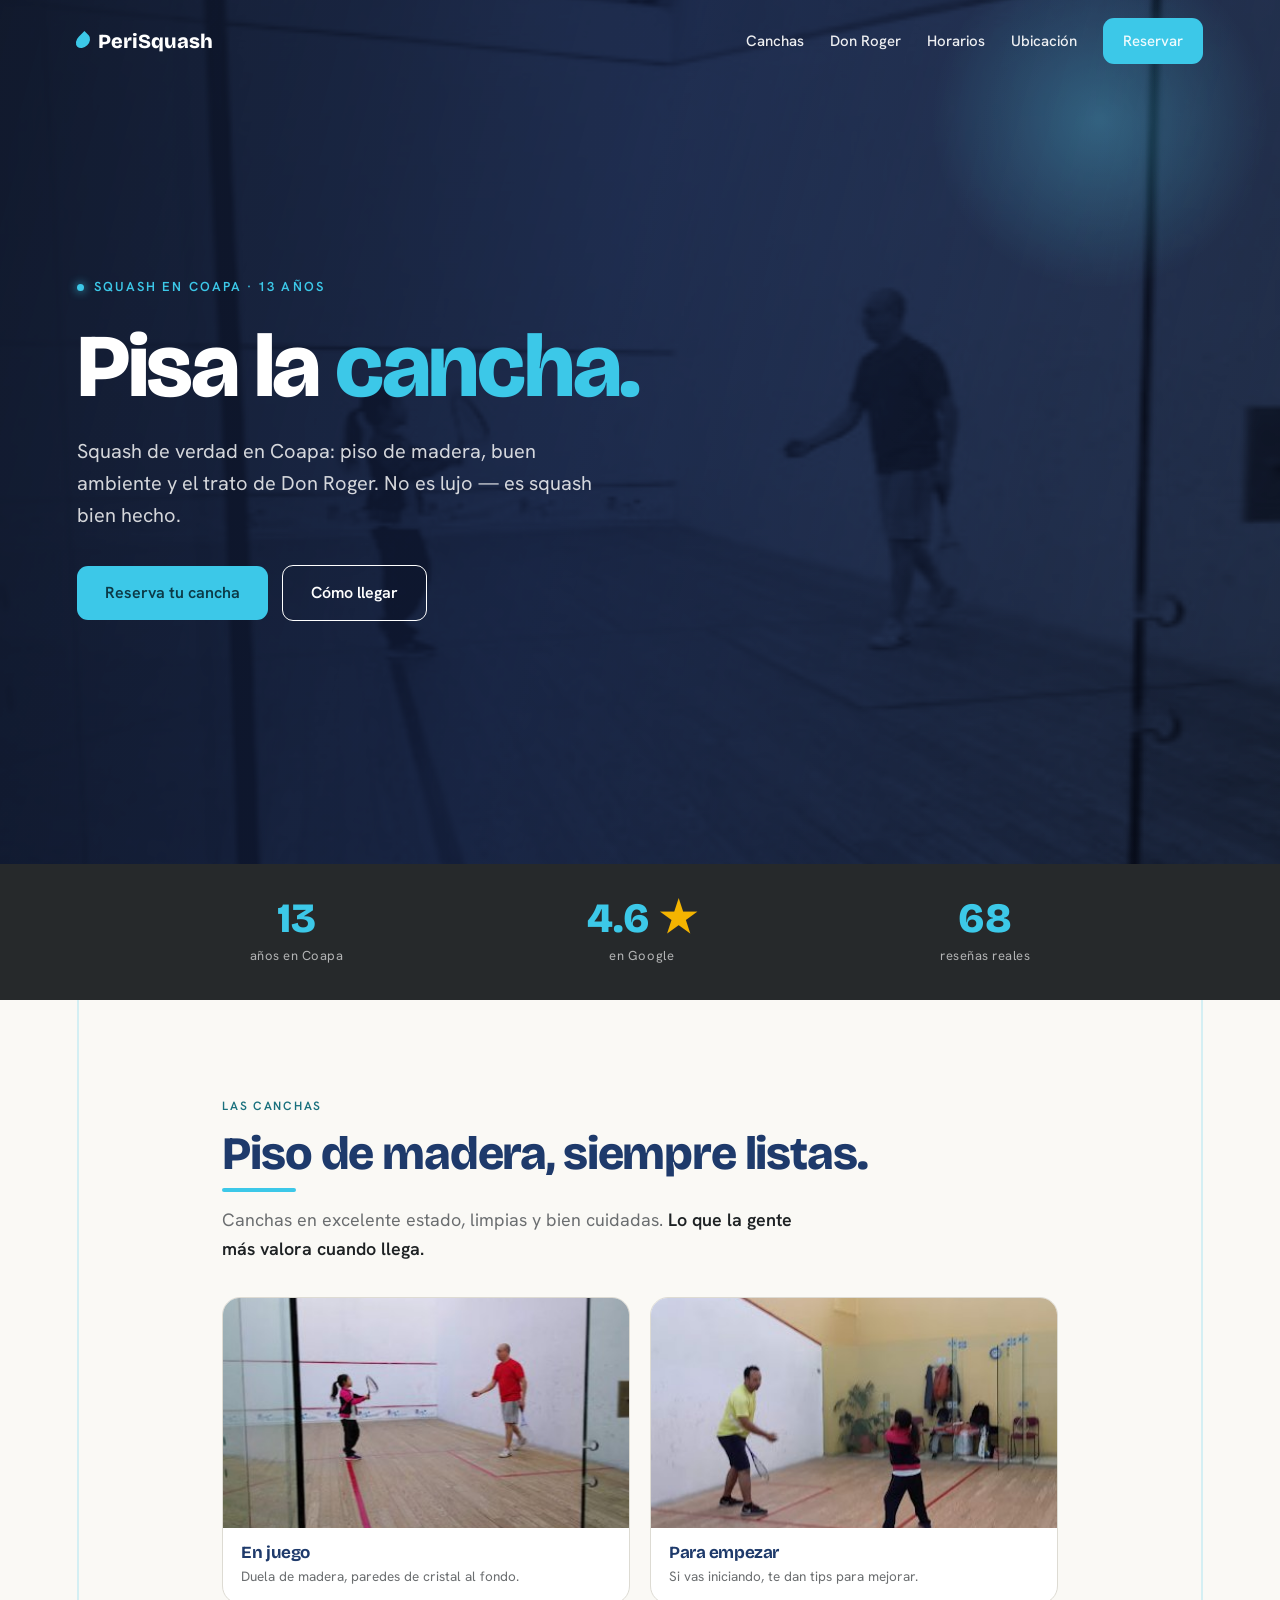
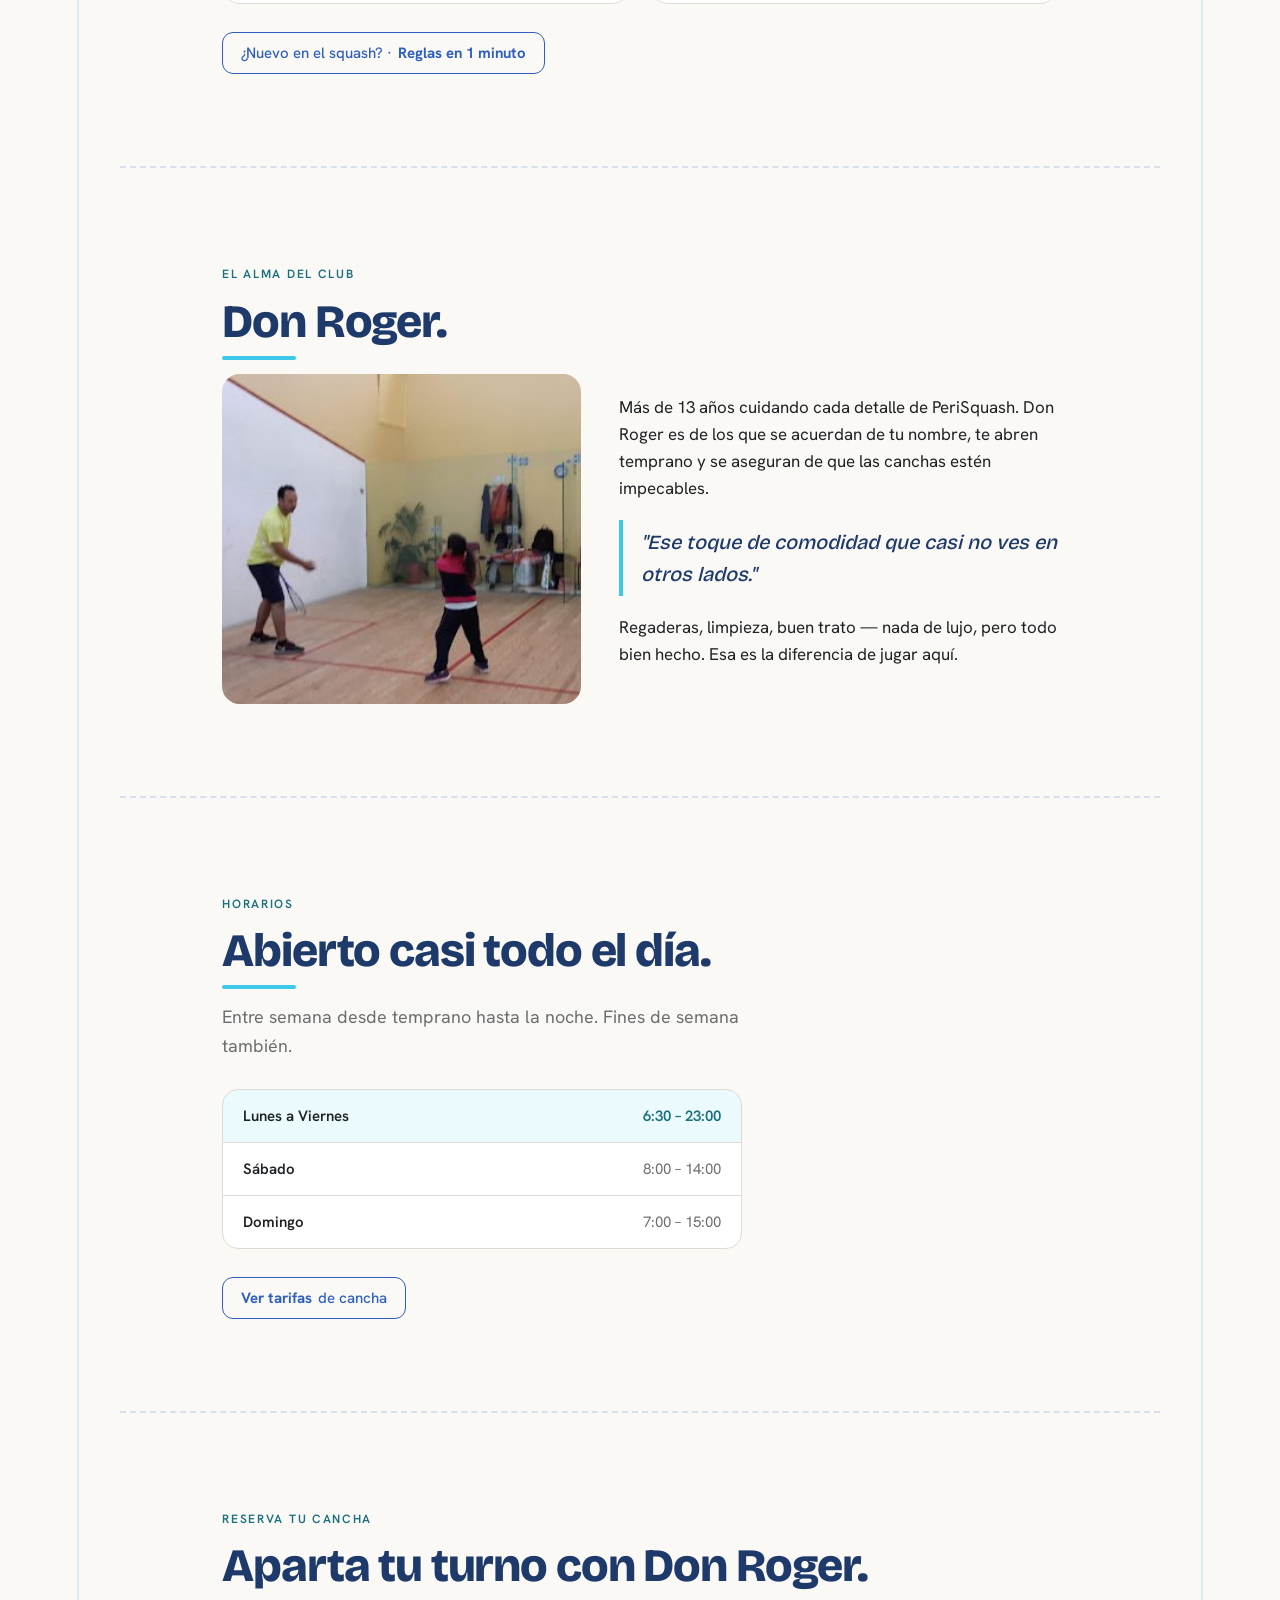
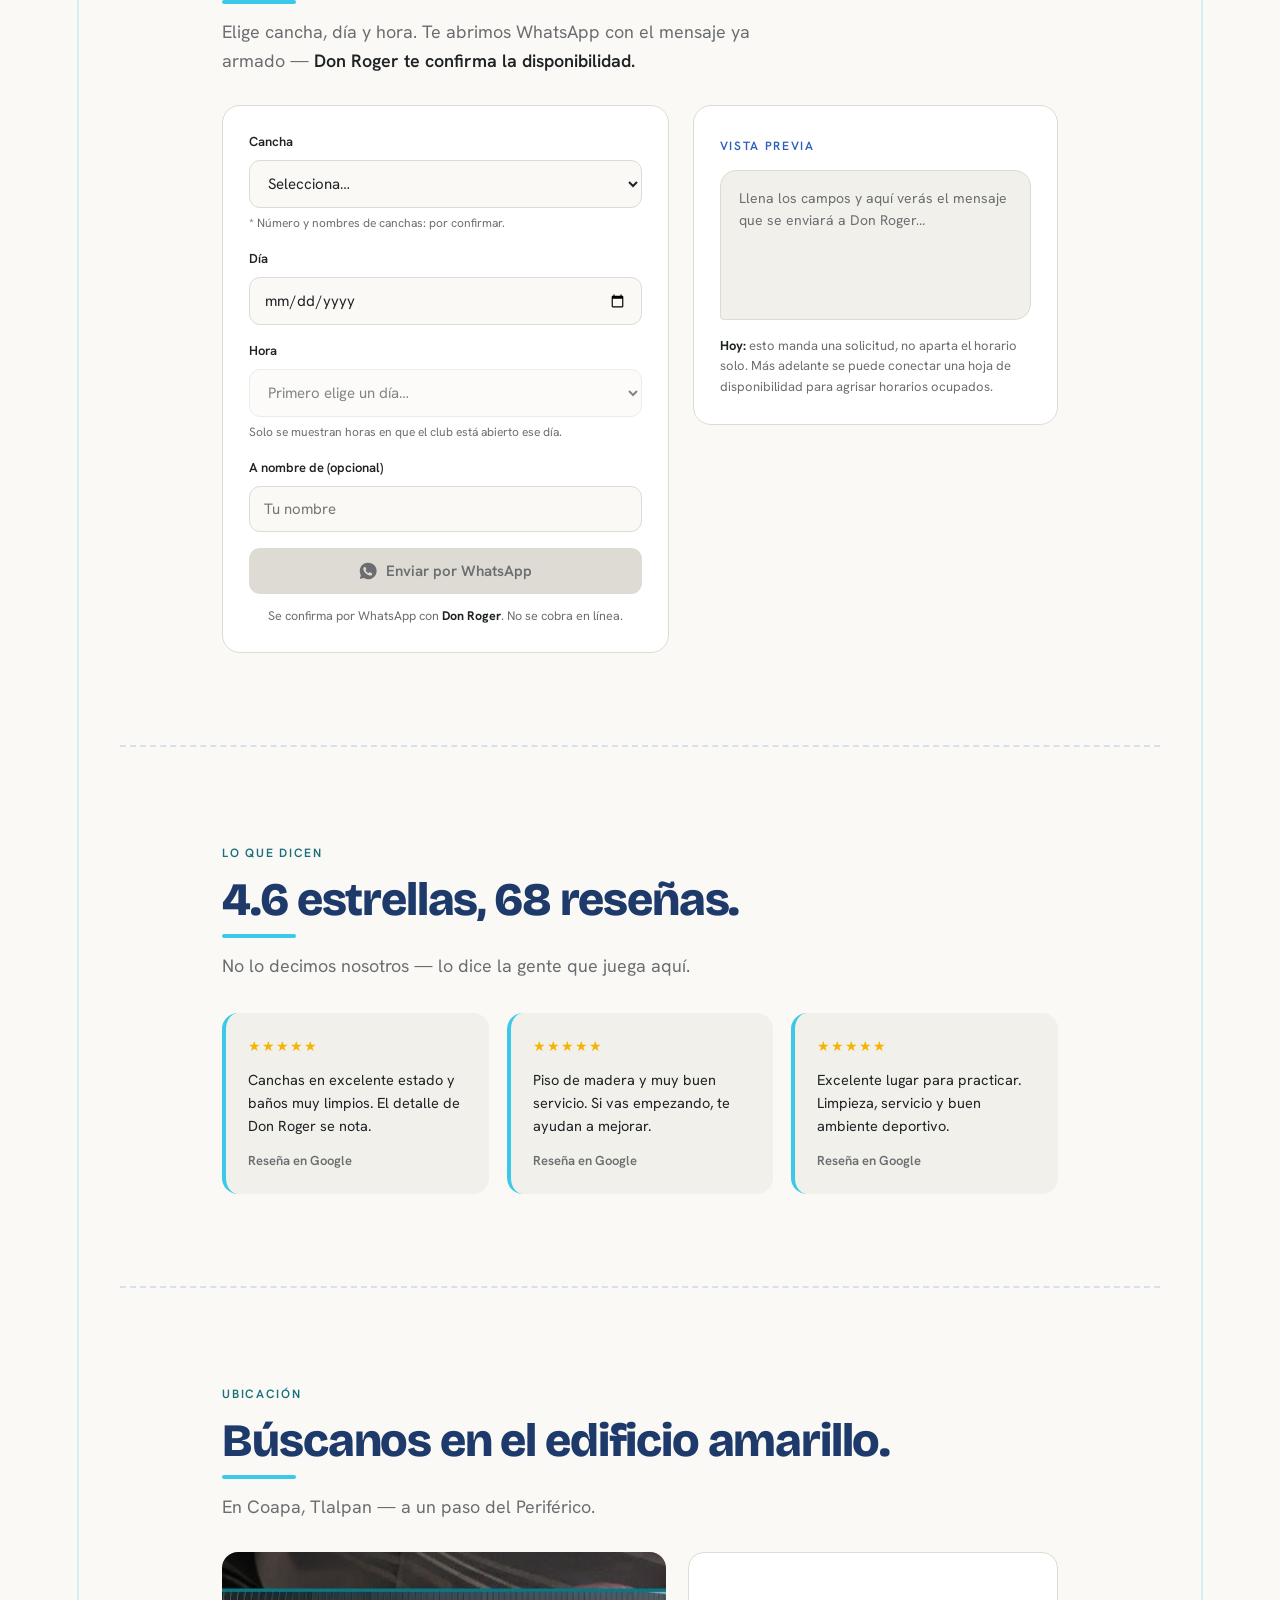
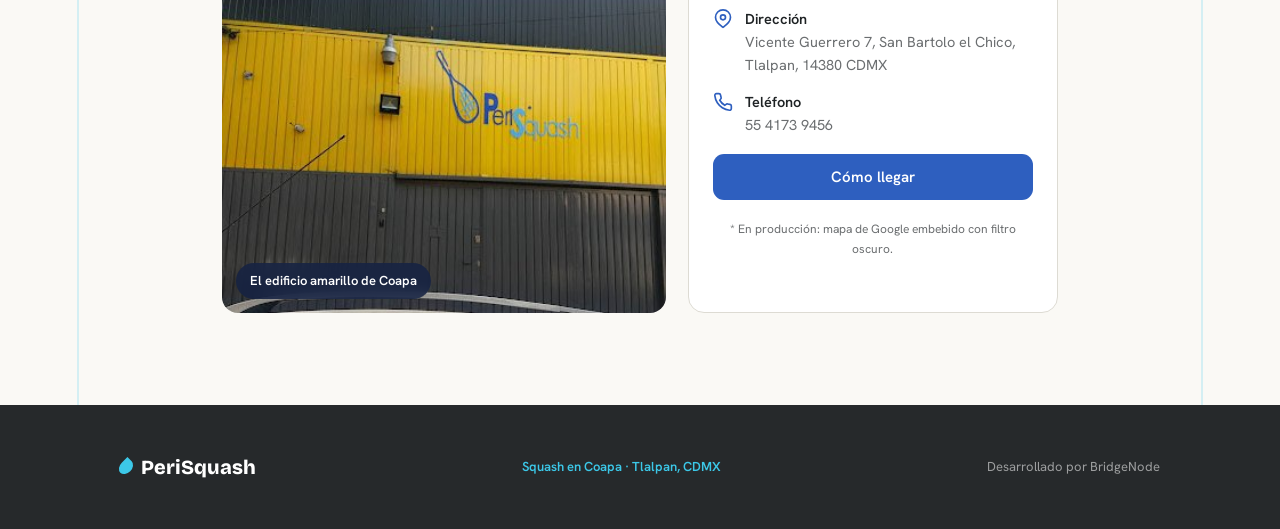
<file: perisquash-rediseno-integrado.html>
<!DOCTYPE html>
<html lang="es-MX">
<head>
<meta charset="UTF-8">
<meta name="viewport" content="width=device-width, initial-scale=1.0">
<title>PeriSquash — Canchas de squash en Coapa, Tlalpan CDMX</title>
<meta name="description" content="Club de squash en Coapa con +13 años. Canchas de piso de madera, buen ambiente y el trato de Don Roger. Reserva por WhatsApp.">
<link rel="preconnect" href="https://fonts.googleapis.com"><link rel="preconnect" href="https://fonts.gstatic.com" crossorigin>
<link href="https://fonts.googleapis.com/css2?family=Bricolage+Grotesque:opsz,wght@12..96,500;12..96,700;12..96,800&family=Hanken+Grotesk:wght@400;500;600&display=swap" rel="stylesheet">
<style>
:root{--blue:#2E5FBF;--blue-deep:#1E3A6B;--cyan:#3CC8E8;--teal:#19707D;--bone:#FAF9F5;--surface:#F1F0EB;--border:#DDDBD3;--gray:#6B6E70;--ink:#1E2224;--charcoal:#26292B;--yellow:#F4B400;--wa:#25D366;--display:'Bricolage Grotesque',sans-serif;--body:'Hanken Grotesk',sans-serif}
*{margin:0;padding:0;box-sizing:border-box}
html{scroll-behavior:smooth}
body{font-family:var(--body);color:var(--ink);background:var(--bone);-webkit-font-smoothing:antialiased;line-height:1.6;overflow-x:hidden}
h1,h2,h3{font-family:var(--display);letter-spacing:-.025em;line-height:1.04}
.reveal{opacity:.001;transform:translateY(26px);transition:opacity .6s ease,transform .6s cubic-bezier(.2,.8,.3,1)}
.reveal.in{opacity:1;transform:none}
/* NAV */
.nav{position:fixed;top:0;left:0;right:0;z-index:60;display:flex;align-items:center;justify-content:space-between;padding:18px 6vw;transition:all .3s}
.nav.shrunk{padding:11px 6vw;background:rgba(250,249,245,.9);backdrop-filter:blur(12px);border-bottom:1px solid var(--border)}
.brand{display:flex;align-items:center;gap:9px;font-family:var(--display);font-weight:800;font-size:20px;color:#fff;text-decoration:none;transition:color .3s}
.nav.shrunk .brand{color:var(--blue-deep)}
.brand .drop{width:12px;height:16px;background:var(--cyan);border-radius:0 50% 50% 50%;transform:rotate(45deg)}
.nlinks{display:flex;align-items:center;gap:26px}
.nlinks a{color:rgba(255,255,255,.92);text-decoration:none;font-size:15px;font-weight:500;transition:color .3s}
.nav.shrunk .nlinks a{color:var(--ink)}.nlinks a:not(.btn):hover{color:var(--cyan)}
.btn{display:inline-flex;align-items:center;justify-content:center;gap:8px;font-family:var(--body);font-weight:600;font-size:15px;border-radius:11px;padding:11px 20px;cursor:pointer;text-decoration:none;border:none;transition:transform .15s,filter .2s,background .2s}
.btn:active{transform:scale(.97)}
.btn-cyan{background:var(--cyan);color:#0C3A47}.btn-cyan:hover{filter:brightness(1.08)}
.btn-blue{background:var(--blue);color:#fff}.btn-blue:hover{background:#234C9C}
.btn-wa{background:var(--wa);color:#fff}.btn-wa:hover{filter:brightness(1.05)}
.btn-ghost{background:transparent;border:1.6px solid currentColor}
/* HERO */
.hero{position:relative;min-height:96vh;display:flex;align-items:center;padding:120px 6vw 90px;overflow:hidden;color:#fff}
.hero-bg{position:absolute;inset:0;z-index:0;overflow:hidden}
.hero-bg img{width:100%;height:115%;object-fit:cover;object-position:center 35%;filter:grayscale(1) contrast(1.05) brightness(.9);will-change:transform}
.hero-bg .duo{position:absolute;inset:0;background:var(--blue-deep);mix-blend-mode:multiply;opacity:.82}
.hero-bg .scrim{position:absolute;inset:0;background:linear-gradient(105deg,rgba(15,23,42,.94),rgba(20,33,68,.7) 45%,rgba(20,33,68,.3))}
.hero-bg .glow{position:absolute;top:-120px;right:-60px;width:480px;height:480px;background:radial-gradient(closest-side,rgba(60,200,232,.3),transparent 70%);mix-blend-mode:screen}
.hero-c{position:relative;z-index:2;max-width:660px}
.eyebrow{display:inline-flex;align-items:center;gap:10px;font-size:13px;font-weight:600;letter-spacing:.16em;text-transform:uppercase;color:var(--cyan);margin-bottom:22px}
.eyebrow .dot{width:7px;height:7px;border-radius:50%;background:var(--cyan);box-shadow:0 0 10px var(--cyan)}
.hero-c h1{font-weight:800;font-size:clamp(3rem,8vw,5.6rem);margin-bottom:22px}
.hero-c h1 .cy{color:var(--cyan)}
.hero-c .sub{font-size:clamp(1.05rem,2vw,1.25rem);color:rgba(255,255,255,.82);max-width:520px;margin-bottom:34px}
.hero-cta{display:flex;gap:14px;flex-wrap:wrap;align-items:center}
.hero-cta .btn{font-size:16px;padding:14px 28px}
/* STATS */
.stats{background:var(--charcoal);color:#fff;padding:34px 6vw}
.stats-in{max-width:1000px;margin:0 auto;display:flex;justify-content:space-around;flex-wrap:wrap;gap:24px;text-align:center}
.stat .n{font-family:var(--display);font-weight:800;font-size:2.6rem;color:var(--cyan);line-height:1}
.stat .n .star{color:var(--yellow)}
.stat .l{font-size:13px;color:rgba(255,255,255,.65);margin-top:6px;letter-spacing:.04em}
/* SECTIONS */
.court{position:relative;background:var(--bone)}
.court::before,.court::after{content:"";position:absolute;top:0;bottom:0;width:2px;background:var(--cyan);opacity:.2;z-index:1}
.court::before{left:6vw}.court::after{right:6vw}
.sec{position:relative;z-index:2;max-width:1040px;margin:0 auto;padding:92px 8vw;border-bottom:2px dashed rgba(46,95,191,.16)}
.sec:last-of-type{border-bottom:none}
.kicker{display:inline-block;font-size:12px;font-weight:600;letter-spacing:.14em;text-transform:uppercase;color:var(--teal);margin-bottom:13px}
.sec h2{font-weight:800;font-size:clamp(2rem,4vw,2.9rem);color:var(--blue-deep);margin-bottom:14px}
.sec h2 .ul{display:block;height:4px;width:0;background:var(--cyan);margin-top:10px;border-radius:2px;transition:width .6s ease .15s}
.sec.in h2 .ul{width:74px}
.lead{font-size:1.12rem;color:var(--gray);max-width:580px}.lead b{color:var(--ink);font-weight:600}
/* CARDS pop-pop */
.cards{display:grid;grid-template-columns:repeat(2,1fr);gap:20px;margin-top:34px}
.card{position:relative;background:#fff;border:1px solid var(--border);border-radius:18px;overflow:hidden;transition:transform .32s cubic-bezier(.2,.8,.3,1),box-shadow .32s;transform-origin:center}
.card:hover{transform:scale(1.04);z-index:6;box-shadow:0 26px 54px -18px rgba(30,58,107,.4)}
.card .imgwrap{overflow:hidden}
.card img{width:100%;height:230px;object-fit:cover;display:block;transition:transform .5s cubic-bezier(.2,.8,.3,1)}
.card:hover img{transform:scale(1.13)}
.card .cc{padding:16px 18px}
.card .cc h3{font-size:17px;font-weight:700;color:var(--blue-deep);margin-bottom:4px}
.card .cc p{font-size:13.5px;color:var(--gray)}
.pop-trigger{display:inline-flex;align-items:center;gap:6px;margin-top:28px;background:transparent;border:1.6px solid var(--blue);color:var(--blue);font-family:var(--body);font-weight:500;font-size:15px;padding:10px 18px;border-radius:11px;cursor:pointer;transition:background .2s,color .2s}
.pop-trigger:hover{background:var(--blue);color:#fff}.pop-trigger b{font-weight:700}
/* DON ROGER */
.roger{display:grid;grid-template-columns:.9fr 1.1fr;gap:38px;align-items:center;margin-top:14px}
.roger .ph{position:relative;border-radius:18px;overflow:hidden;transition:transform .32s,box-shadow .32s}
.roger .ph:hover{transform:scale(1.03);box-shadow:0 26px 54px -18px rgba(30,58,107,.4)}
.roger .ph img{width:100%;height:330px;object-fit:cover;display:block;transition:transform .5s}
.roger .ph:hover img{transform:scale(1.08)}
.roger .txt p{font-size:1.06rem;color:var(--ink);margin-bottom:16px}
.roger .quote{border-left:4px solid var(--cyan);padding:6px 0 6px 18px;font-family:var(--display);font-weight:500;font-size:1.25rem;color:var(--blue-deep);font-style:italic;margin:18px 0}
/* SCHED */
.sched{margin-top:28px;border:1px solid var(--border);border-radius:16px;overflow:hidden;max-width:520px;background:#fff}
.sched .row{display:flex;justify-content:space-between;padding:14px 20px;font-size:15px}.sched .row+.row{border-top:1px solid var(--border)}
.sched .row.now{background:rgba(60,200,232,.1)}.sched .d{font-weight:600}.sched .h{color:var(--gray)}.sched .now .h{color:var(--teal);font-weight:600}
/* RESERVA */
.resv{display:grid;grid-template-columns:1.1fr .9fr;gap:24px;margin-top:30px;align-items:start}
.rcard{background:#fff;border:1px solid var(--border);border-radius:18px;padding:26px}
.field{margin-bottom:16px}.field label{display:block;font-size:13px;font-weight:600;margin-bottom:7px}
.field select,.field input{width:100%;font-family:var(--body);font-size:15px;color:var(--ink);background:var(--bone);border:1.5px solid var(--border);border-radius:11px;padding:12px 14px;transition:border-color .2s}
.field select:focus,.field input:focus{outline:none;border-color:var(--blue)}
.field select:disabled{opacity:.55}
.fhint{font-size:12px;color:var(--gray);margin-top:6px}
#enviar[aria-disabled="true"]{background:var(--border);color:var(--gray);pointer-events:none}
.rnote{font-size:12.5px;color:var(--gray);text-align:center;margin-top:12px}.rnote b{color:var(--ink)}
.bubble{background:#E7F8EE;border:1px solid #BFE9D0;border-radius:16px 16px 16px 4px;padding:16px 18px;font-size:14px;white-space:pre-wrap;color:#114B2E;min-height:150px}
.bubble.empty{color:var(--gray);background:var(--surface);border-color:var(--border)}
.bflow{margin-top:16px;font-size:13px;color:var(--gray)}.bflow b{color:var(--ink)}
/* REVIEWS */
.quotes{display:grid;grid-template-columns:repeat(3,1fr);gap:18px;margin-top:32px}
.q{background:var(--surface);border-radius:16px;padding:22px;border-left:4px solid var(--cyan)}
.q .st{color:var(--yellow);font-size:14px;letter-spacing:1px}.q p{font-size:14.5px;color:var(--ink);margin:10px 0 14px}.q .who{font-size:13px;color:var(--gray);font-weight:600}
/* UBICACION */
.maps{display:grid;grid-template-columns:1.2fr 1fr;gap:22px;margin-top:30px;align-items:stretch}
.mapimg{position:relative;border-radius:16px;overflow:hidden;min-height:280px;transition:transform .32s,box-shadow .32s}
.mapimg:hover{transform:scale(1.02);box-shadow:0 26px 54px -18px rgba(30,58,107,.4)}
.mapimg img{width:100%;height:100%;object-fit:cover;display:block;min-height:280px;transition:transform .5s}
.mapimg:hover img{transform:scale(1.07)}
.mapimg .tag{position:absolute;left:14px;bottom:14px;background:rgba(20,33,68,.82);color:#fff;font-size:13px;font-weight:600;padding:8px 14px;border-radius:20px;backdrop-filter:blur(6px)}
.addr{background:#fff;border:1px solid var(--border);border-radius:16px;padding:24px;display:flex;flex-direction:column;justify-content:center;gap:14px}
.addr .item{display:flex;gap:12px;align-items:flex-start;font-size:14.5px}.addr .item .ic{color:var(--blue);flex:0 0 auto;margin-top:2px}.addr .item b{display:block;color:var(--ink);font-weight:600}.addr .item span{color:var(--gray)}
.addr .item.ph2{cursor:default}
/* FOOTER */
footer{background:var(--charcoal);color:#fff;padding:46px 8vw;position:relative;z-index:2}
footer .ft{max-width:1040px;margin:0 auto;display:flex;justify-content:space-between;flex-wrap:wrap;gap:18px;align-items:center}
footer .brand{color:#fff}footer .acc{color:var(--cyan);font-size:13px;font-weight:600}footer .dev{font-size:13px;color:rgba(255,255,255,.55)}
/* MODAL */
.pop-ov{position:fixed;inset:0;z-index:200;background:rgba(20,28,46,.55);backdrop-filter:blur(4px);display:flex;align-items:center;justify-content:center;padding:20px;opacity:0;visibility:hidden;transition:opacity .25s}
.pop-ov.show{opacity:1;visibility:visible}
.pop{position:relative;background:#fff;border-radius:20px;max-width:440px;width:100%;max-height:86vh;overflow:auto;padding:26px;transform:scale(.94) translateY(10px);transition:transform .3s cubic-bezier(.2,.9,.3,1.2);box-shadow:0 30px 70px -20px rgba(20,33,68,.5)}
.pop-ov.show .pop{transform:none}
.pop-x{position:absolute;top:12px;right:14px;width:34px;height:34px;border:none;background:var(--surface);border-radius:50%;font-size:22px;color:var(--gray);cursor:pointer}.pop-x:hover{background:var(--border);color:var(--ink)}
.pop h3{font-family:var(--display);font-weight:800;font-size:1.5rem;color:var(--blue-deep);margin-bottom:8px}
.pop p{color:var(--gray);font-size:15px;margin-bottom:16px}.pop li b{color:var(--ink)}
.pop-list{margin:0 0 18px;padding-left:18px;color:var(--ink)}.pop-list li{margin-bottom:9px;font-size:14.5px}.pop-list i{color:var(--teal)}
.pop-specs{list-style:none;margin:0 0 18px;border:1px solid var(--border);border-radius:14px;overflow:hidden}.pop-specs li{display:flex;justify-content:space-between;padding:11px 16px;font-size:14px;gap:10px}.pop-specs li+li{border-top:1px solid var(--border)}.pop-specs span{color:var(--gray)}.pop-specs b{color:var(--ink)}
.pop-pc{display:inline-block;background:var(--surface);color:var(--gray);font-size:11.5px;padding:2px 8px;border-radius:10px;border:1px dashed var(--border)}
@media(max-width:860px){.nlinks a:not(.btn){display:none}.cards{grid-template-columns:1fr}.roger,.resv,.maps,.quotes{grid-template-columns:1fr}.quotes{gap:14px}.court::before{left:4vw}.court::after{right:4vw}}
@media(prefers-reduced-motion:reduce){.reveal{opacity:1;transform:none;transition:none}.sec h2 .ul{width:74px;transition:none}.hero-bg img{height:100%}*{scroll-behavior:auto}}
</style>
</head>
<body>

<nav class="nav" id="nav">
  <a class="brand" href="#"><span class="drop"></span>PeriSquash</a>
  <div class="nlinks"><a href="#canchas">Canchas</a><a href="#donroger">Don Roger</a><a href="#horarios">Horarios</a><a href="#ubicacion">Ubicación</a><a class="btn btn-cyan" href="#reservar">Reservar</a></div>
</nav>

<header class="hero">
  <div class="hero-bg"><img id="heroimg" src="[data-uri]" alt="Jugadores en una cancha de squash de PeriSquash"><div class="duo"></div><div class="scrim"></div><div class="glow"></div></div>
  <div class="hero-c">
    <span class="eyebrow"><span class="dot"></span>Squash en Coapa · 13 años</span>
    <h1>Pisa la <span class="cy">cancha.</span></h1>
    <p class="sub">Squash de verdad en Coapa: piso de madera, buen ambiente y el trato de Don Roger. No es lujo — es squash bien hecho.</p>
    <div class="hero-cta"><a class="btn btn-cyan" href="#reservar">Reserva tu cancha</a><a class="btn btn-ghost" href="#ubicacion" style="color:#fff">Cómo llegar</a></div>
  </div>
</header>

<section class="stats" id="stats">
  <div class="stats-in">
    <div class="stat"><div class="n"><span data-count="13">0</span></div><div class="l">años en Coapa</div></div>
    <div class="stat"><div class="n"><span data-count="4.6" data-dec="1">0</span> <span class="star">★</span></div><div class="l">en Google</div></div>
    <div class="stat"><div class="n"><span data-count="68">0</span></div><div class="l">reseñas reales</div></div>
  </div>
</section>

<div class="court">
  <section class="sec reveal" id="canchas">
    <span class="kicker">Las canchas</span>
    <h2>Piso de madera, siempre listas.<span class="ul"></span></h2>
    <p class="lead">Canchas en excelente estado, limpias y bien cuidadas. <b>Lo que la gente más valora cuando llega.</b></p>
    <div class="cards">
      <div class="card"><div class="imgwrap"><img src="[data-uri]" alt="Cancha en juego"></div><div class="cc"><h3>En juego</h3><p>Duela de madera, paredes de cristal al fondo.</p></div></div>
      <div class="card"><div class="imgwrap"><img src="[data-uri]" alt="Clase de squash"></div><div class="cc"><h3>Para empezar</h3><p>Si vas iniciando, te dan tips para mejorar.</p></div></div>
    </div>
    <button class="pop-trigger" data-pop="reglas">¿Nuevo en el squash? · <b>Reglas en 1 minuto</b></button>
  </section>

  <section class="sec reveal" id="donroger">
    <span class="kicker">El alma del club</span>
    <h2>Don Roger.<span class="ul"></span></h2>
    <div class="roger">
      <div class="ph"><img src="[data-uri]" alt="Ambiente del club PeriSquash"></div>
      <div class="txt">
        <p>Más de 13 años cuidando cada detalle de PeriSquash. Don Roger es de los que se acuerdan de tu nombre, te abren temprano y se aseguran de que las canchas estén impecables.</p>
        <div class="quote">"Ese toque de comodidad que casi no ves en otros lados."</div>
        <p>Regaderas, limpieza, buen trato — nada de lujo, pero todo bien hecho. Esa es la diferencia de jugar aquí.</p>
      </div>
    </div>
  </section>

  <section class="sec reveal" id="horarios">
    <span class="kicker">Horarios</span>
    <h2>Abierto casi todo el día.<span class="ul"></span></h2>
    <p class="lead">Entre semana desde temprano hasta la noche. Fines de semana también.</p>
    <div class="sched">
      <div class="row now"><span class="d">Lunes a Viernes</span><span class="h">6:30 – 23:00</span></div>
      <div class="row"><span class="d">Sábado</span><span class="h">8:00 – 14:00</span></div>
      <div class="row"><span class="d">Domingo</span><span class="h">7:00 – 15:00</span></div>
    </div>
    <button class="pop-trigger" data-pop="tarifas"><b>Ver tarifas</b> de cancha</button>
  </section>

  <section class="sec reveal" id="reservar">
    <span class="kicker">Reserva tu cancha</span>
    <h2>Aparta tu turno con Don Roger.<span class="ul"></span></h2>
    <p class="lead">Elige cancha, día y hora. Te abrimos WhatsApp con el mensaje ya armado — <b>Don Roger te confirma la disponibilidad.</b></p>
    <div class="resv">
      <div class="rcard">
        <div class="field"><label for="cancha">Cancha</label><select id="cancha"><option value="">Selecciona…</option><option>Cancha 1</option><option>Cancha 2</option><option>Cancha 3</option></select><div class="fhint">* Número y nombres de canchas: por confirmar.</div></div>
        <div class="field"><label for="dia">Día</label><input type="date" id="dia"></div>
        <div class="field"><label for="hora">Hora</label><select id="hora" disabled><option value="">Primero elige un día…</option></select><div class="fhint" id="hint-hora">Solo se muestran horas en que el club está abierto ese día.</div></div>
        <div class="field"><label for="nombre">A nombre de (opcional)</label><input type="text" id="nombre" placeholder="Tu nombre"></div>
        <a class="btn btn-wa" id="enviar" aria-disabled="true" href="#" target="_blank" rel="noopener" style="width:100%">
          <svg width="20" height="20" viewBox="0 0 24 24" fill="currentColor"><path d="M12 2a10 10 0 0 0-8.6 15l-1.3 4.7 4.8-1.3A10 10 0 1 0 12 2zm5.3 14.2c-.2.6-1.3 1.2-1.8 1.2-.5.1-1 .1-1.7-.1-.4-.1-.9-.3-1.6-.6-2.8-1.2-4.6-4-4.7-4.2-.1-.2-1.1-1.5-1.1-2.8s.7-2 .9-2.2c.2-.3.5-.3.7-.3h.5c.2 0 .4 0 .6.5l.8 2c.1.1.1.3 0 .5l-.4.5-.3.3c-.1.1-.3.3-.1.5.1.3.7 1.1 1.4 1.7.9.8 1.7 1.1 2 1.2.2.1.4.1.5-.1l.7-.8c.2-.2.3-.2.6-.1l1.9.9c.3.1.4.2.5.3.1.2.1.7-.1 1.3z"/></svg>
          Enviar por WhatsApp</a>
        <p class="rnote">Se confirma por WhatsApp con <b>Don Roger</b>. No se cobra en línea.</p>
      </div>
      <div class="rcard">
        <span class="kicker" style="color:var(--blue)">Vista previa</span>
        <div class="bubble empty" id="bubble">Llena los campos y aquí verás el mensaje que se enviará a Don Roger…</div>
        <div class="bflow"><b>Hoy:</b> esto manda una solicitud, no aparta el horario solo. Más adelante se puede conectar una hoja de disponibilidad para agrisar horarios ocupados.</div>
      </div>
    </div>
  </section>

  <section class="sec reveal" id="resenas">
    <span class="kicker">Lo que dicen</span>
    <h2>4.6 estrellas, 68 reseñas.<span class="ul"></span></h2>
    <p class="lead">No lo decimos nosotros — lo dice la gente que juega aquí.</p>
    <div class="quotes">
      <div class="q"><div class="st">★★★★★</div><p>Canchas en excelente estado y baños muy limpios. El detalle de Don Roger se nota.</p><div class="who">Reseña en Google</div></div>
      <div class="q"><div class="st">★★★★★</div><p>Piso de madera y muy buen servicio. Si vas empezando, te ayudan a mejorar.</p><div class="who">Reseña en Google</div></div>
      <div class="q"><div class="st">★★★★★</div><p>Excelente lugar para practicar. Limpieza, servicio y buen ambiente deportivo.</p><div class="who">Reseña en Google</div></div>
    </div>
  </section>

  <section class="sec reveal" id="ubicacion">
    <span class="kicker">Ubicación</span>
    <h2>Búscanos en el edificio amarillo.<span class="ul"></span></h2>
    <p class="lead">En Coapa, Tlalpan — a un paso del Periférico.</p>
    <div class="maps">
      <div class="mapimg"><img src="[data-uri]" alt="Fachada amarilla de PeriSquash en Coapa"><span class="tag">El edificio amarillo de Coapa</span></div>
      <div class="addr">
        <div class="item"><span class="ic"><svg width="20" height="20" viewBox="0 0 24 24" fill="none" stroke="currentColor" stroke-width="2" stroke-linecap="round" stroke-linejoin="round"><path d="M21 10c0 6-9 12-9 12s-9-6-9-12a9 9 0 0 1 18 0z"/><circle cx="12" cy="10" r="3"/></svg></span><span><b>Dirección</b>Vicente Guerrero 7, San Bartolo el Chico, Tlalpan, 14380 CDMX</span></div>
        <div class="item"><span class="ic"><svg width="20" height="20" viewBox="0 0 24 24" fill="none" stroke="currentColor" stroke-width="2" stroke-linecap="round"><path d="M22 16.9v3a2 2 0 0 1-2.2 2 19.8 19.8 0 0 1-8.6-3 19.5 19.5 0 0 1-6-6 19.8 19.8 0 0 1-3-8.6A2 2 0 0 1 4.1 2h3a2 2 0 0 1 2 1.7c.1.9.3 1.8.6 2.6a2 2 0 0 1-.5 2.1L8.1 9.9a16 16 0 0 0 6 6l1.5-1.1a2 2 0 0 1 2.1-.5c.8.3 1.7.5 2.6.6a2 2 0 0 1 1.7 2z"/></svg></span><span><b>Teléfono</b>55 4173 9456</span></div>
        <a class="btn btn-blue" href="https://maps.google.com/?q=19.2836816,-99.1316249" target="_blank" rel="noopener" style="justify-content:center;margin-top:4px">Cómo llegar</a>
        <div class="fhint" style="text-align:center">* En producción: mapa de Google embebido con filtro oscuro.</div>
      </div>
    </div>
  </section>
</div>

<footer>
  <div class="ft"><a class="brand" href="#"><span class="drop"></span>PeriSquash</a><span class="acc">Squash en Coapa · Tlalpan, CDMX</span><span class="dev">Desarrollado por BridgeNode</span></div>
</footer>

<div class="pop-ov" id="popov" aria-hidden="true"><div class="pop" role="dialog" aria-modal="true"><button class="pop-x" aria-label="Cerrar">&times;</button><div class="pop-body"></div></div></div>

<script>
(function(){
  var reduce=matchMedia('(prefers-reduced-motion: reduce)').matches;
  // reveal + nav + counters
  var io=new IntersectionObserver(function(es){es.forEach(function(e){if(e.isIntersecting){e.target.classList.add('in');if(e.target.id==='stats')runCounts();}});},{threshold:.18});
  document.querySelectorAll('.reveal').forEach(function(s){io.observe(s);});
  var statsEl=document.getElementById('stats');io.observe(statsEl);
  addEventListener('scroll',function(){document.getElementById('nav').classList.toggle('shrunk',scrollY>30);if(!reduce){var img=document.getElementById('heroimg');if(scrollY<innerHeight)img.style.transform='translateY('+(scrollY*0.25)+'px)';}},{passive:true});
  // counters
  var counted=false;
  function runCounts(){if(counted)return;counted=true;document.querySelectorAll('[data-count]').forEach(function(el){var to=parseFloat(el.getAttribute('data-count')),dec=el.getAttribute('data-dec')?1:0,start=null,dur=1100;function step(ts){if(!start)start=ts;var p=Math.min((ts-start)/dur,1);var v=(to*(0.2+0.8*p));el.textContent=(p<1)?v.toFixed(dec):to.toFixed(dec);if(p<1)requestAnimationFrame(step);}requestAnimationFrame(step);});}
  if(reduce){counted=true;document.querySelectorAll('[data-count]').forEach(function(el){el.textContent=parseFloat(el.getAttribute('data-count')).toFixed(el.getAttribute('data-dec')?1:0);});}

  // RESERVA
  var TEL='525541739456',HORAS={0:[420,900],1:[390,1380],2:[390,1380],3:[390,1380],4:[390,1380],5:[390,1380],6:[480,840]};
  var cancha=document.getElementById('cancha'),dia=document.getElementById('dia'),hora=document.getElementById('hora'),nombre=document.getElementById('nombre'),btn=document.getElementById('enviar'),bubble=document.getElementById('bubble'),hintHora=document.getElementById('hint-hora');
  dia.min=new Date().toISOString().split('T')[0];
  var DIAS=['domingo','lunes','martes','miércoles','jueves','viernes','sábado'],MESES=['enero','febrero','marzo','abril','mayo','junio','julio','agosto','septiembre','octubre','noviembre','diciembre'];
  function fmtMin(m){var h=Math.floor(m/60),mm=m%60;return (h<10?'0':'')+h+':'+(mm<10?'0':'')+mm;}
  function fmtFecha(v){var p=v.split('-'),d=new Date(+p[0],+p[1]-1,+p[2]);return DIAS[d.getDay()]+' '+(+p[2])+' de '+MESES[+p[1]-1];}
  function llenarHoras(){hora.innerHTML='';if(!dia.value){hora.disabled=true;hora.innerHTML='<option value="">Primero elige un día…</option>';return;}var p=dia.value.split('-'),d=new Date(+p[0],+p[1]-1,+p[2]),r=HORAS[d.getDay()];hora.disabled=false;hora.innerHTML='<option value="">Selecciona una hora…</option>';for(var m=r[0];m<=r[1]-60;m+=60){var o=document.createElement('option');o.value=fmtMin(m);o.textContent=fmtMin(m);hora.appendChild(o);}hintHora.textContent='Abierto ese día: '+fmtMin(r[0])+' – '+fmtMin(r[1])+'. Reservas por hora.';}
  function upd(){var ok=cancha.value&&dia.value&&hora.value;if(ok){var msg='Hola Don Roger 👋\nQuiero apartar una cancha:\n\n🏟 Cancha: '+cancha.value+'\n📅 Día: '+fmtFecha(dia.value)+'\n🕐 Hora: '+hora.value+(nombre.value?('\n👤 A nombre de: '+nombre.value):'')+'\n\n¿Me confirmas si está disponible? ¡Gracias!';bubble.textContent=msg;bubble.classList.remove('empty');btn.href='https://wa.me/'+TEL+'?text='+encodeURIComponent(msg);btn.setAttribute('aria-disabled','false');}else{bubble.textContent='Llena los campos y aquí verás el mensaje que se enviará a Don Roger…';bubble.classList.add('empty');btn.setAttribute('aria-disabled','true');btn.removeAttribute('href');}}
  dia.addEventListener('change',function(){llenarHoras();upd();});cancha.addEventListener('change',upd);hora.addEventListener('change',upd);nombre.addEventListener('input',upd);

  // POPOVERS
  var ov=document.getElementById('popov'),pbody=ov.querySelector('.pop-body'),px=ov.querySelector('.pop-x'),lastF=null;
  var POPS={reglas:'<h3>Squash en 1 minuto</h3><p>Si vas empezando, con esto te alcanza:</p><ul class="pop-list"><li>Pégale a la pelota contra la <b>pared frontal</b>, por arriba de la línea baja (el <i>tin</i>).</li><li>Por turnos: la pelota puede botar <b>una vez</b> antes de tu golpe.</li><li>Puede tocar paredes laterales o la trasera, mientras termine en la frontal.</li><li>Se juega a <b>11 puntos</b> (gana por 2), al mejor de 3 o 5.</li><li>Cuida tu swing y deja que tu rival vea la pelota.</li></ul>',
    tarifas:'<h3>Tarifas</h3><p>Renta de cancha.</p><ul class="pop-specs"><li><span>Cancha · 1 hora</span><b>$350 MXN</b></li><li><span>Hora pico / valle</span><b><span class="pop-pc">por confirmar</span></b></li><li><span>Clase con instructor</span><b><span class="pop-pc">por confirmar</span></b></li></ul>'};
  function openPop(k){pbody.innerHTML=POPS[k];ov.classList.add('show');ov.setAttribute('aria-hidden','false');document.documentElement.style.overflow='hidden';lastF=document.activeElement;px.focus();}
  function closePop(){ov.classList.remove('show');ov.setAttribute('aria-hidden','true');document.documentElement.style.overflow='';if(lastF)lastF.focus();}
  document.querySelectorAll('[data-pop]').forEach(function(b){b.addEventListener('click',function(){openPop(b.getAttribute('data-pop'));});});
  px.addEventListener('click',closePop);ov.addEventListener('click',function(e){if(e.target===ov)closePop();});
  addEventListener('keydown',function(e){if(e.key==='Escape'&&ov.classList.contains('show'))closePop();});
})();
</script>
</body>
</html>
</file>
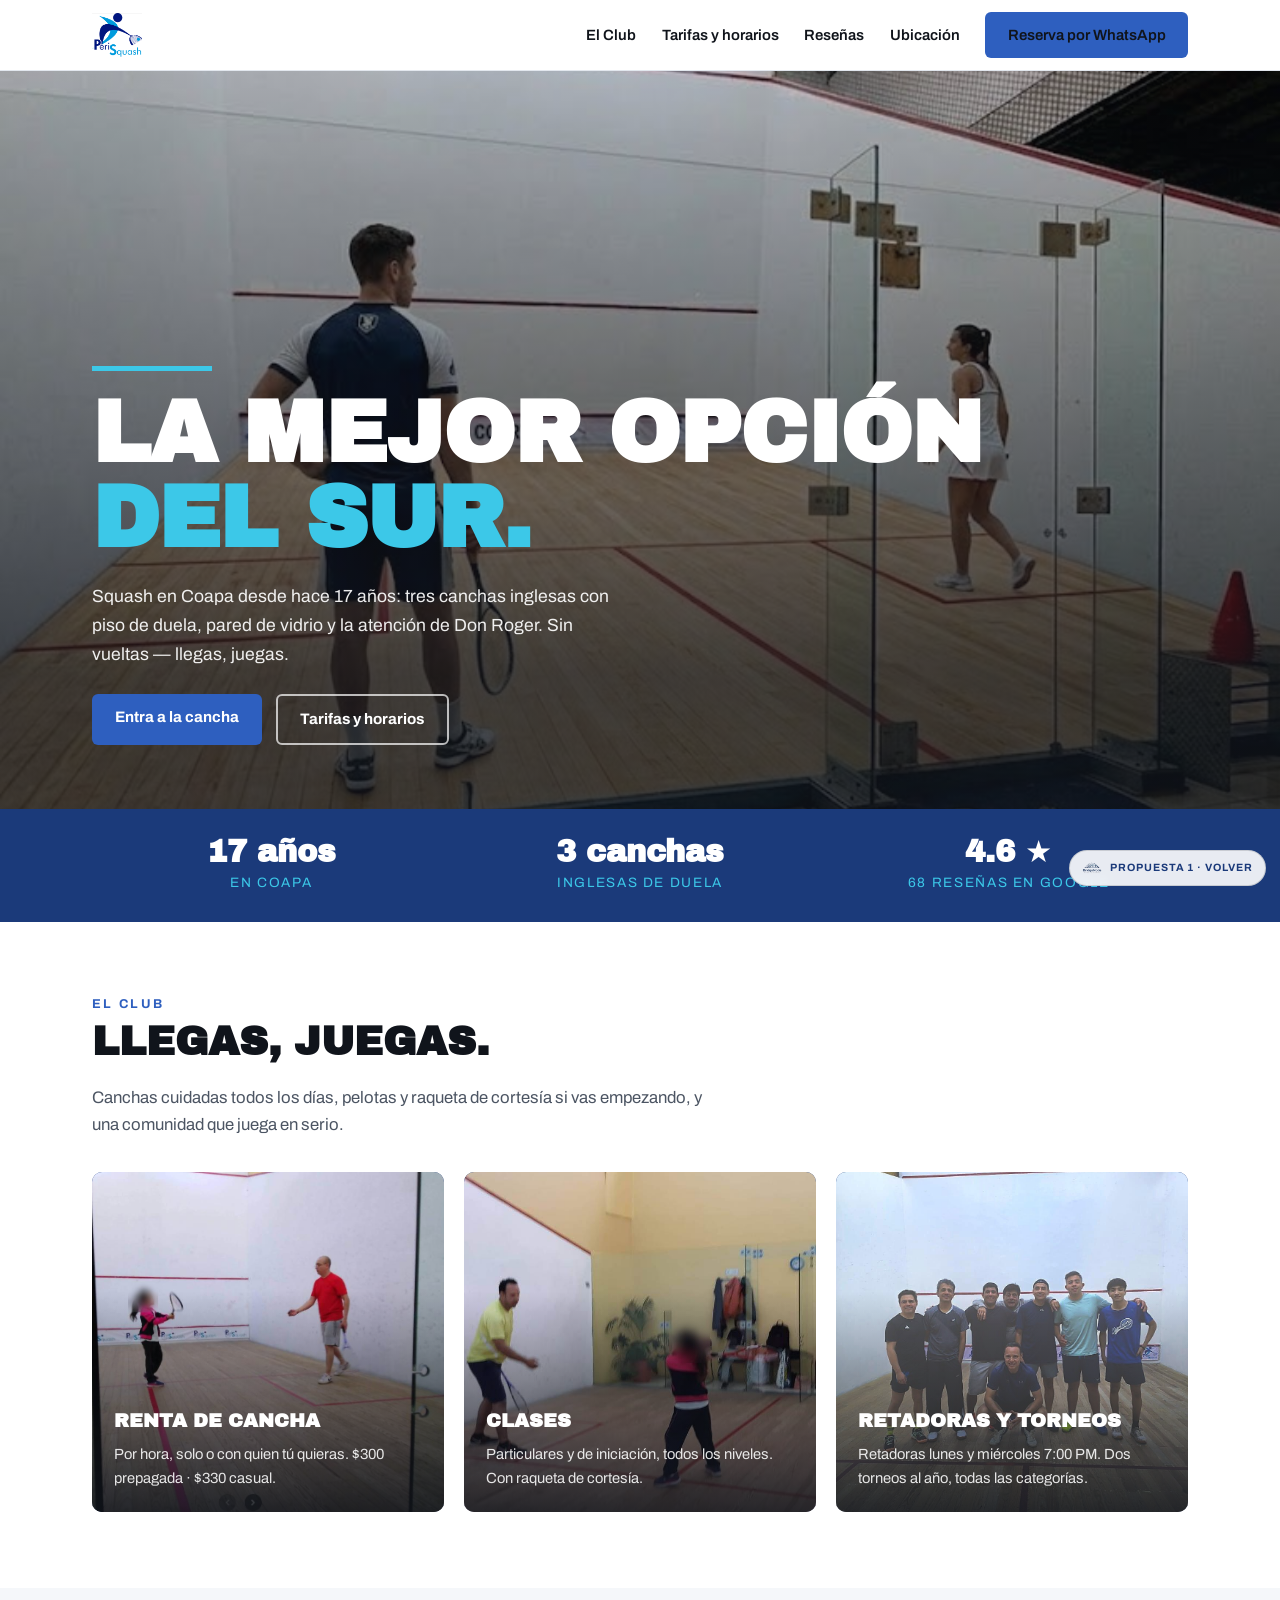
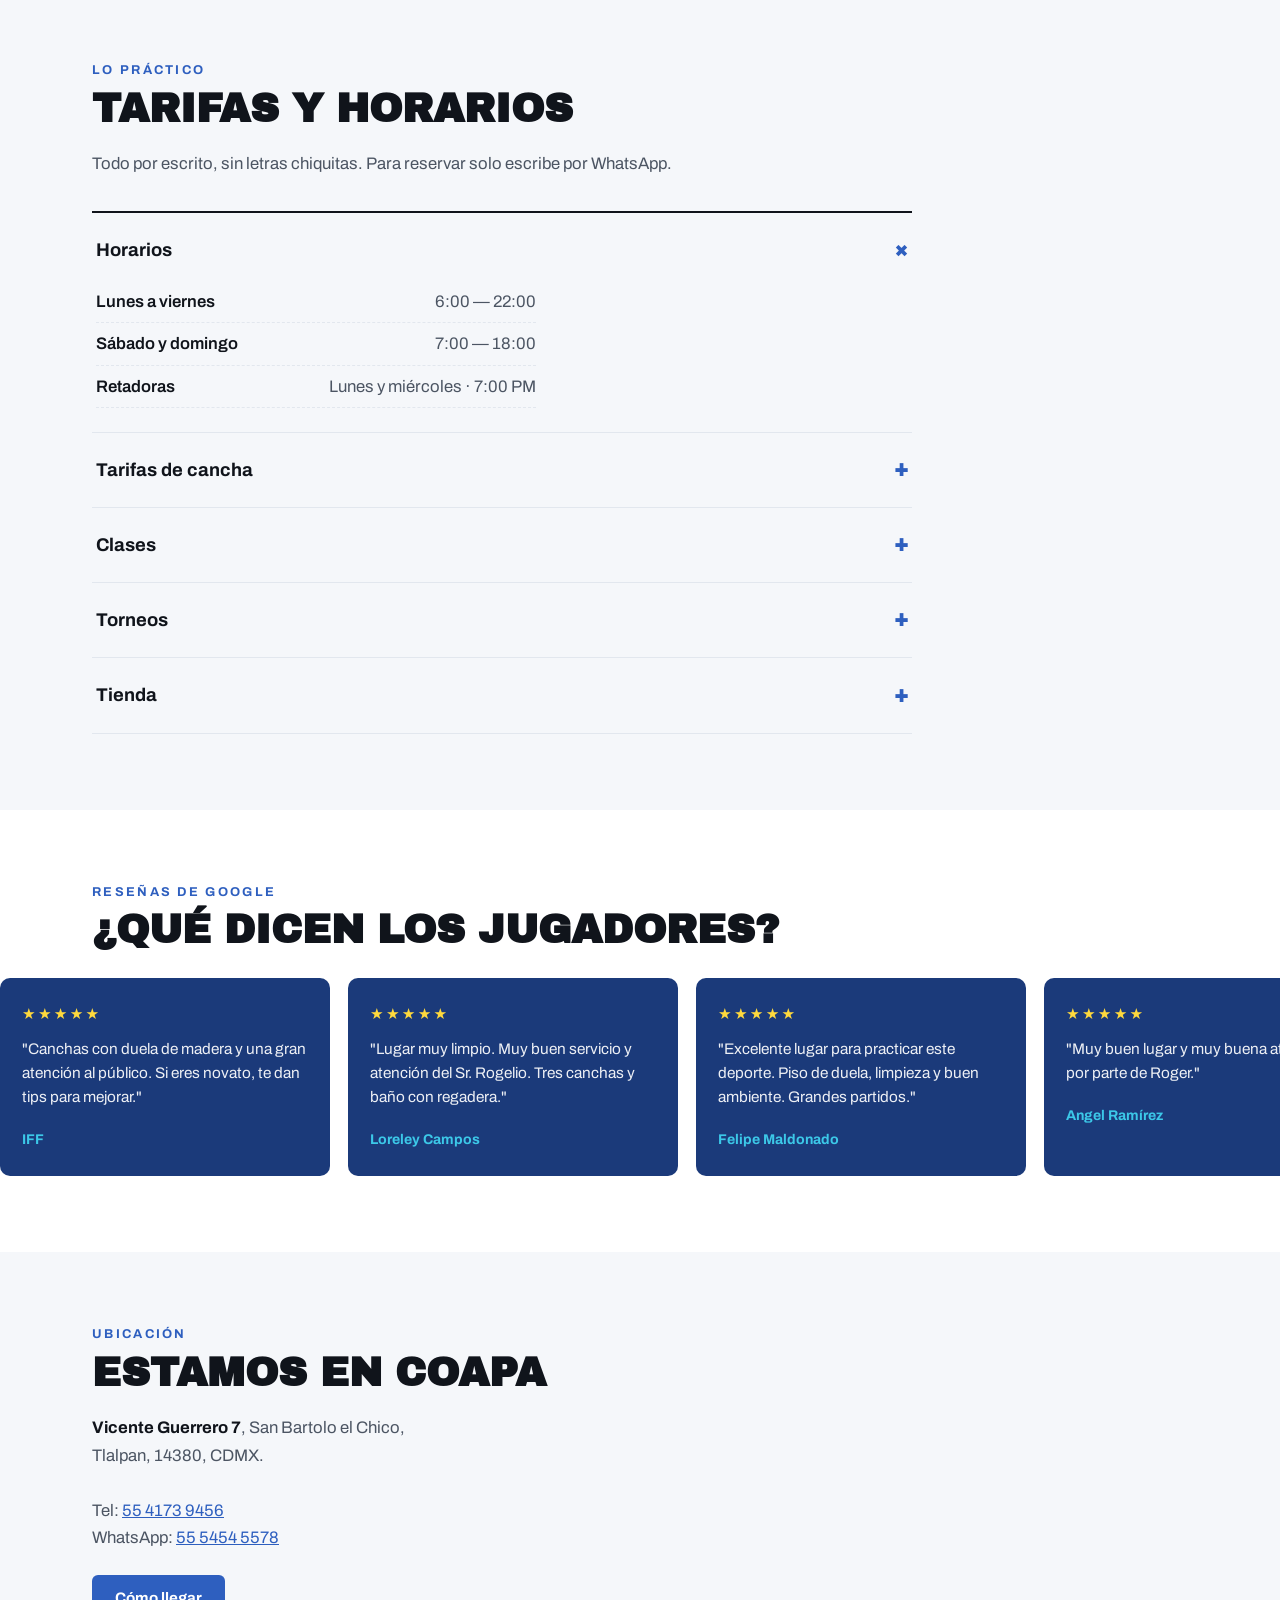
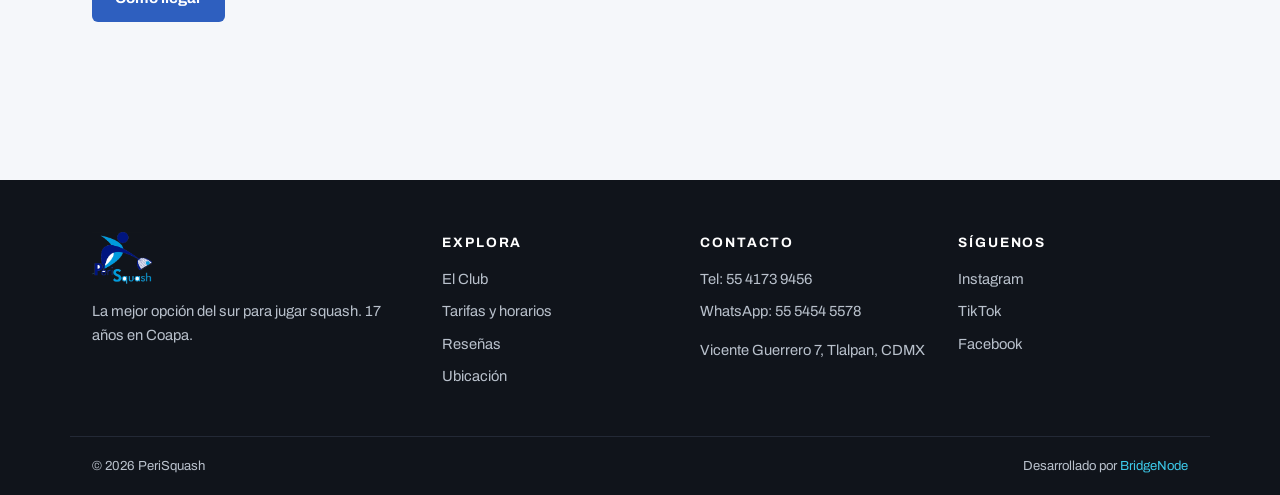
<file: propuesta-1.html>
<!DOCTYPE html>
<html lang="es-MX">
<head>
<meta charset="utf-8">
<meta name="viewport" content="width=device-width, initial-scale=1">
<title>PeriSquash — Propuesta 1 · La directa</title>
<meta name="description" content="Propuesta de diseño 1 para PeriSquash: directa, blanca y con el eslogan al frente.">
<meta name="robots" content="noindex, nofollow">
<link rel="icon" href="assets/images/logo-perisquash-v2.png">
<link rel="preconnect" href="https://fonts.googleapis.com">
<link rel="preconnect" href="https://fonts.gstatic.com" crossorigin>
<link href="https://fonts.googleapis.com/css2?family=Archivo:wght@400;500;600&family=Archivo+Black&display=swap" rel="stylesheet">
<style>
  :root{
    --white:#FFFFFF; --ink:#10141B; --ink-soft:#4C5563; --paper:#F5F7FA;
    --blue:#2E5FBF; --navy:#1B3A7A; --cyan:#3CC8E8; --line:#E2E7EE;
    --font-display:"Archivo Black","Arial Black",system-ui,sans-serif;
    --font-body:"Archivo","Segoe UI",system-ui,sans-serif;
  }
  *{box-sizing:border-box}
  html{scroll-behavior:smooth}
  body{margin:0;background:var(--white);color:var(--ink);font-family:var(--font-body);
    font-size:1.045rem;line-height:1.65}
  img{max-width:100%;display:block;height:auto}
  a{color:var(--blue)}
  :focus-visible{outline:3px solid var(--cyan);outline-offset:3px}
  .skip{position:absolute;left:-9999px;top:0;background:var(--ink);color:#fff;padding:.6em 1em;z-index:99}
  .skip:focus{left:0}
  .wrap{max-width:1140px;margin-inline:auto;padding-inline:22px}

  /* ── Nav ── */
  .nav{position:sticky;top:0;z-index:50;background:var(--white);border-bottom:1px solid var(--line)}
  .nav__in{display:flex;align-items:center;justify-content:space-between;gap:1rem;padding-block:12px}
  .nav__logo{display:flex;align-items:center;gap:.6rem;text-decoration:none}
  .nav__logo img{height:44px;width:auto}
  .nav__links{display:flex;align-items:center;gap:1.6rem}
  .nav__links a{color:var(--ink);text-decoration:none;font-weight:600;font-size:.93rem}
  .nav__links a:hover{color:var(--blue)}
  .btn{display:inline-block;background:var(--blue);color:#fff;text-decoration:none;font-weight:700;
    padding:.72em 1.5em;border-radius:6px;font-size:.95rem;transition:background-color .15s}
  .btn:hover{background:var(--navy);color:#fff}
  .btn--ghost{background:transparent;color:#fff;border:2px solid rgba(255,255,255,.7)}
  .btn--ghost:hover{background:rgba(255,255,255,.14)}
  .nav__toggle{display:none;background:none;border:0;padding:8px;cursor:pointer}
  .nav__toggle span{display:block;width:24px;height:2.5px;background:var(--ink);margin:5px 0;border-radius:2px}

  /* ── Hero ── */
  .hero{position:relative;min-height:82vh;display:flex;align-items:flex-end;color:#fff;
    background:url("assets/images/portada-home.jpg") center 45%/cover no-repeat var(--navy)}
  .hero::after{content:"";position:absolute;inset:0;
    background:linear-gradient(180deg,rgba(16,20,27,.25) 0%,rgba(16,20,27,.78) 82%)}
  .hero__in{position:relative;z-index:1;padding-block:70px 64px;width:100%}
  .hero h1{font-family:var(--font-display);font-size:clamp(2.6rem,7.2vw,5.4rem);line-height:.98;
    margin:0 0 .25em;text-transform:uppercase;letter-spacing:-.01em}
  .hero h1 .sur{color:var(--cyan)}
  .hero p{max-width:52ch;margin:0 0 1.4em;font-size:1.1rem;color:rgba(255,255,255,.92)}
  .hero__ctas{display:flex;gap:14px;flex-wrap:wrap}
  .hero__rule{width:120px;height:5px;background:var(--cyan);margin-bottom:1.2em}

  /* ── Franja de datos ── */
  .facts{background:var(--navy);color:#fff}
  .facts__in{display:grid;grid-template-columns:repeat(3,1fr);gap:10px;padding-block:26px;text-align:center}
  .facts b{display:block;font-family:var(--font-display);font-size:1.9rem;line-height:1.1}
  .facts span{font-size:.85rem;text-transform:uppercase;letter-spacing:.12em;color:var(--cyan)}

  /* ── Secciones ── */
  section.block{padding-block:72px 76px}
  .block--alt{background:var(--paper)}
  .kicker{margin:0 0 .5em;font-size:.8rem;font-weight:700;text-transform:uppercase;
    letter-spacing:.18em;color:var(--blue)}
  h2{font-family:var(--font-display);font-size:clamp(1.7rem,3.6vw,2.5rem);line-height:1.06;
    margin:0 0 .5em;text-transform:uppercase}
  .lead{max-width:62ch;color:var(--ink-soft);margin:0 0 2em}

  /* El club: 3 bloques de foto */
  .club{display:grid;grid-template-columns:repeat(3,1fr);gap:20px}
  .club article{position:relative;border-radius:10px;overflow:hidden;min-height:340px;
    display:flex;align-items:flex-end;color:#fff;background:var(--navy)}
  .club article img{position:absolute;inset:0;width:100%;height:100%;object-fit:cover}
  .club .veil{position:absolute;inset:0;background:linear-gradient(180deg,rgba(16,20,27,0) 35%,rgba(16,20,27,.85) 100%)}
  .club .txt{position:relative;padding:22px}
  .club h3{font-family:var(--font-display);margin:0 0 .25em;font-size:1.2rem;text-transform:uppercase}
  .club p{margin:0;font-size:.92rem;color:rgba(255,255,255,.88)}

  /* Acordeón */
  .acc{max-width:820px;border-top:2px solid var(--ink)}
  .acc__item{border-bottom:1px solid var(--line)}
  .acc__btn{width:100%;display:flex;align-items:center;justify-content:space-between;gap:1rem;
    background:none;border:0;cursor:pointer;font:inherit;font-weight:700;font-size:1.15rem;
    padding:1.05em 4px;color:var(--ink);text-align:left}
  .acc__btn .plus{font-family:var(--font-display);font-size:1.35rem;color:var(--blue);
    transition:transform .25s;flex:none}
  .acc__item.open .plus{transform:rotate(45deg)}
  .acc__panel{max-height:0;overflow:hidden;transition:max-height .3s ease}
  .acc__body{padding:0 4px 1.4em;color:var(--ink-soft)}
  .acc__body dl{margin:0;display:grid;gap:.45em;max-width:440px}
  .acc__body dl div{display:flex;justify-content:space-between;gap:1rem;border-bottom:1px dashed var(--line);padding-bottom:.4em}
  .acc__body dt{font-weight:600;color:var(--ink)}
  .acc__body dd{margin:0}
  .acc__body ul{margin:.2em 0 0;padding-left:1.2em}
  .acc__body li{margin-bottom:.35em}
  .price{font-family:var(--font-display);color:var(--blue)}

  /* Reseñas: carrusel */
  .reviews{overflow:hidden}
  .rail{display:flex;gap:18px;width:max-content;animation:rail 42s linear infinite;margin-top:1.6em}
  .reviews:hover .rail{animation-play-state:paused}
  @keyframes rail{to{transform:translateX(-50%)}}
  .rev{width:330px;flex:none;background:var(--navy);color:#fff;border-radius:10px;padding:24px 22px}
  .rev .stars{color:#FFD93D;letter-spacing:.15em;margin:0 0 .7em;font-size:.95rem}
  .rev blockquote{margin:0 0 1em;font-size:.96rem;line-height:1.55;color:rgba(255,255,255,.92)}
  .rev cite{font-style:normal;font-weight:700;font-size:.88rem;color:var(--cyan)}

  /* Ubicación */
  .loc{display:grid;grid-template-columns:1fr 1.2fr;gap:34px;align-items:start}
  .loc iframe{width:100%;height:380px;border:0;border-radius:10px}
  .loc address{font-style:normal;color:var(--ink-soft);margin-bottom:1.4em}
  .loc address b{color:var(--ink)}

  /* Footer */
  footer{background:var(--ink);color:#B9C1CC;font-size:.92rem}
  .foot__grid{display:grid;grid-template-columns:1.4fr 1fr 1fr 1fr;gap:28px;padding-block:52px 40px}
  .foot__grid h4{color:#fff;font-size:.85rem;text-transform:uppercase;letter-spacing:.14em;margin:0 0 .9em}
  .foot__grid a{color:#B9C1CC;text-decoration:none;display:block;margin-bottom:.55em}
  .foot__grid a:hover{color:var(--cyan)}
  .foot__logo{height:52px;width:auto;margin-bottom:.8em}
  .foot__base{border-top:1px solid #232936;padding-block:18px;display:flex;justify-content:space-between;
    gap:1rem;flex-wrap:wrap;font-size:.82rem}
  .foot__base a{color:var(--cyan);text-decoration:none}

  .bn-badge{position:fixed;right:14px;bottom:14px;z-index:99;display:flex;align-items:center;gap:8px;
    padding:7px 12px;border-radius:999px;background:rgba(255,255,255,.9);border:1px solid rgba(16,20,27,.15);
    backdrop-filter:blur(4px);font-weight:700;font-size:.66rem;letter-spacing:.09em;
    text-transform:uppercase;color:var(--navy);text-decoration:none}
  .bn-badge img{height:20px;width:auto}

  @media (max-width:900px){
    .club{grid-template-columns:1fr}
    .loc{grid-template-columns:1fr}
    .foot__grid{grid-template-columns:1fr 1fr}
    .nav__links{display:none;position:absolute;top:100%;left:0;right:0;background:var(--white);
      flex-direction:column;align-items:flex-start;padding:18px 22px;border-bottom:1px solid var(--line);gap:1.1rem}
    .nav__links.open{display:flex}
    .nav__toggle{display:block}
    .facts__in{grid-template-columns:1fr 1fr 1fr;gap:4px}
    .facts b{font-size:1.3rem}
  }
  @media (prefers-reduced-motion:reduce){
    html{scroll-behavior:auto}
    .rail{animation:none;width:auto;flex-wrap:wrap}
    .rev{width:100%;max-width:330px}
  }
</style>
</head>
<body>
<a class="skip" href="#club">Saltar al contenido</a>

<nav class="nav" aria-label="Navegación principal">
  <div class="wrap nav__in">
    <a class="nav__logo" href="#" aria-label="PeriSquash inicio">
      <img src="assets/images/logo-perisquash-v2.png" alt="PeriSquash">
    </a>
    <button class="nav__toggle" id="navToggle" aria-expanded="false" aria-controls="navLinks" aria-label="Abrir menú">
      <span></span><span></span><span></span>
    </button>
    <div class="nav__links" id="navLinks">
      <a href="#club">El Club</a>
      <a href="#info">Tarifas y horarios</a>
      <a href="#resenas">Reseñas</a>
      <a href="#ubicacion">Ubicación</a>
      <a class="btn" href="https://wa.me/525554545578?text=Hola%2C%20quiero%20reservar%20una%20cancha%20en%20PeriSquash" target="_blank" rel="noopener">Reserva por WhatsApp</a>
    </div>
  </div>
</nav>

<header class="hero">
  <div class="wrap hero__in">
    <div class="hero__rule" aria-hidden="true"></div>
    <h1>La mejor opción<br><span class="sur">del sur.</span></h1>
    <p>Squash en Coapa desde hace 17 años: tres canchas inglesas con piso de duela,
       pared de vidrio y la atención de Don Roger. Sin vueltas — llegas, juegas.</p>
    <div class="hero__ctas">
      <a class="btn" href="https://wa.me/525554545578?text=Hola%2C%20quiero%20reservar%20una%20cancha%20en%20PeriSquash" target="_blank" rel="noopener">Entra a la cancha</a>
      <a class="btn btn--ghost" href="#info">Tarifas y horarios</a>
    </div>
  </div>
</header>

<div class="facts" aria-label="Datos del club">
  <div class="wrap facts__in">
    <div><b>17 años</b><span>en Coapa</span></div>
    <div><b>3 canchas</b><span>inglesas de duela</span></div>
    <div><b>4.6 ★</b><span>68 reseñas en Google</span></div>
  </div>
</div>

<main>
  <section class="block" id="club">
    <div class="wrap">
      <p class="kicker">El club</p>
      <h2>Llegas, juegas.</h2>
      <p class="lead">Canchas cuidadas todos los días, pelotas y raqueta de cortesía si vas empezando,
         y una comunidad que juega en serio.</p>
      <div class="club">
        <article>
          <img src="assets/images/cancha-juego.jpg" alt="Partido en cancha de duela de PeriSquash" loading="lazy">
          <div class="veil" aria-hidden="true"></div>
          <div class="txt"><h3>Renta de cancha</h3><p>Por hora, solo o con quien tú quieras. $300 prepagada · $330 casual.</p></div>
        </article>
        <article>
          <img src="assets/images/cancha-clase.jpg" alt="Clase de squash junto a la pared de vidrio" loading="lazy">
          <div class="veil" aria-hidden="true"></div>
          <div class="txt"><h3>Clases</h3><p>Particulares y de iniciación, todos los niveles. Con raqueta de cortesía.</p></div>
        </article>
        <article>
          <img src="assets/images/comunidad.jpg" alt="Comunidad de jugadores de PeriSquash" loading="lazy">
          <div class="veil" aria-hidden="true"></div>
          <div class="txt"><h3>Retadoras y torneos</h3><p>Retadoras lunes y miércoles 7:00 PM. Dos torneos al año, todas las categorías.</p></div>
        </article>
      </div>
    </div>
  </section>

  <section class="block block--alt" id="info">
    <div class="wrap">
      <p class="kicker">Lo práctico</p>
      <h2>Tarifas y horarios</h2>
      <p class="lead">Todo por escrito, sin letras chiquitas. Para reservar solo escribe por WhatsApp.</p>

      <div class="acc" id="acc">
        <div class="acc__item open">
          <button class="acc__btn" aria-expanded="true">Horarios <span class="plus" aria-hidden="true">+</span></button>
          <div class="acc__panel"><div class="acc__body">
            <dl>
              <div><dt>Lunes a viernes</dt><dd>6:00 — 22:00</dd></div>
              <div><dt>Sábado y domingo</dt><dd>7:00 — 18:00</dd></div>
              <div><dt>Retadoras</dt><dd>Lunes y miércoles · 7:00 PM</dd></div>
            </dl>
          </div></div>
        </div>
        <div class="acc__item">
          <button class="acc__btn" aria-expanded="false">Tarifas de cancha <span class="plus" aria-hidden="true">+</span></button>
          <div class="acc__panel"><div class="acc__body">
            <dl>
              <div><dt>Hora prepagada</dt><dd class="price">$300 MXN</dd></div>
              <div><dt>Hora casual</dt><dd class="price">$330 MXN</dd></div>
            </dl>
            <p>Se aparta por WhatsApp y se paga al llegar o por adelantado.</p>
          </div></div>
        </div>
        <div class="acc__item">
          <button class="acc__btn" aria-expanded="false">Clases <span class="plus" aria-hidden="true">+</span></button>
          <div class="acc__panel"><div class="acc__body">
            <ul>
              <li>Clases particulares: técnica, ritmo y lectura de juego, uno a uno.</li>
              <li>Iniciación desde cero — Don Roger te presta una raqueta de cortesía.</li>
              <li>Pregunta horarios y costos por WhatsApp.</li>
            </ul>
          </div></div>
        </div>
        <div class="acc__item">
          <button class="acc__btn" aria-expanded="false">Torneos <span class="plus" aria-hidden="true">+</span></button>
          <div class="acc__panel"><div class="acc__body">
            <ul>
              <li>Dos torneos al año, por categorías y con bolsa de premios.</li>
              <li>El Torneo de Aniversario en agosto es el más grande, con cupo limitado.</li>
              <li>Retadoras de la zona sur cada lunes y miércoles a las 7:00 PM.</li>
            </ul>
          </div></div>
        </div>
        <div class="acc__item">
          <button class="acc__btn" aria-expanded="false">Tienda <span class="plus" aria-hidden="true">+</span></button>
          <div class="acc__panel"><div class="acc__body">
            <p>Raquetas, grips, pelotas, calcetas, bandas y servicio de encordado. Pregunta en recepción.</p>
          </div></div>
        </div>
      </div>
    </div>
  </section>

  <section class="block reviews" id="resenas">
    <div class="wrap">
      <p class="kicker">Reseñas de Google</p>
      <h2>¿Qué dicen los jugadores?</h2>
    </div>
    <div class="rail" aria-label="Reseñas de jugadores">
      <!-- juego duplicado para loop -->
      <article class="rev"><p class="stars" aria-label="5 estrellas">★★★★★</p><blockquote>"Canchas con duela de madera y una gran atención al público. Si eres novato, te dan tips para mejorar."</blockquote><cite>IFF</cite></article>
      <article class="rev"><p class="stars" aria-label="5 estrellas">★★★★★</p><blockquote>"Lugar muy limpio. Muy buen servicio y atención del Sr. Rogelio. Tres canchas y baño con regadera."</blockquote><cite>Loreley Campos</cite></article>
      <article class="rev"><p class="stars" aria-label="5 estrellas">★★★★★</p><blockquote>"Excelente lugar para practicar este deporte. Piso de duela, limpieza y buen ambiente. Grandes partidos."</blockquote><cite>Felipe Maldonado</cite></article>
      <article class="rev"><p class="stars" aria-label="5 estrellas">★★★★★</p><blockquote>"Muy buen lugar y muy buena atención por parte de Roger."</blockquote><cite>Angel Ramírez</cite></article>
      <article class="rev"><p class="stars" aria-label="5 estrellas">★★★★★</p><blockquote>"Excelente servicio con Don Roger. Canchas en buen estado. Gran ambiente deportivo."</blockquote><cite>Luis Ignacio Plascencia</cite></article>
      <article class="rev" aria-hidden="true"><p class="stars">★★★★★</p><blockquote>"Canchas con duela de madera y una gran atención al público. Si eres novato, te dan tips para mejorar."</blockquote><cite>IFF</cite></article>
      <article class="rev" aria-hidden="true"><p class="stars">★★★★★</p><blockquote>"Lugar muy limpio. Muy buen servicio y atención del Sr. Rogelio. Tres canchas y baño con regadera."</blockquote><cite>Loreley Campos</cite></article>
      <article class="rev" aria-hidden="true"><p class="stars">★★★★★</p><blockquote>"Excelente lugar para practicar este deporte. Piso de duela, limpieza y buen ambiente. Grandes partidos."</blockquote><cite>Felipe Maldonado</cite></article>
      <article class="rev" aria-hidden="true"><p class="stars">★★★★★</p><blockquote>"Muy buen lugar y muy buena atención por parte de Roger."</blockquote><cite>Angel Ramírez</cite></article>
      <article class="rev" aria-hidden="true"><p class="stars">★★★★★</p><blockquote>"Excelente servicio con Don Roger. Canchas en buen estado. Gran ambiente deportivo."</blockquote><cite>Luis Ignacio Plascencia</cite></article>
    </div>
  </section>

  <section class="block block--alt" id="ubicacion">
    <div class="wrap loc">
      <div>
        <p class="kicker">Ubicación</p>
        <h2>Estamos en Coapa</h2>
        <address>
          <b>Vicente Guerrero 7</b>, San Bartolo el Chico,<br>Tlalpan, 14380, CDMX.<br><br>
          Tel: <a href="tel:+525541739456">55 4173 9456</a><br>
          WhatsApp: <a href="https://wa.me/525554545578" target="_blank" rel="noopener">55 5454 5578</a>
        </address>
        <a class="btn" href="https://maps.google.com/maps?q=PeriSquash%2C%20Vicente%20Guerrero%207%2C%20San%20Bartolo%20el%20Chico%2C%20Tlalpan%2014380" target="_blank" rel="noopener">Cómo llegar</a>
      </div>
      <iframe src="https://maps.google.com/maps?q=PeriSquash%2C%20Vicente%20Guerrero%207%2C%20San%20Bartolo%20el%20Chico%2C%20Tlalpan%2014380&ll=19.2836816,-99.1316249&hl=es&z=16&output=embed"
        title="Ubicación de PeriSquash en Google Maps" loading="lazy" referrerpolicy="no-referrer-when-downgrade"></iframe>
    </div>
  </section>
</main>

<footer>
  <div class="wrap foot__grid">
    <div>
      <img class="foot__logo" src="assets/images/logo-perisquash-v2.png" alt="PeriSquash">
      <p>La mejor opción del sur para jugar squash. 17 años en Coapa.</p>
    </div>
    <div>
      <h4>Explora</h4>
      <a href="#club">El Club</a>
      <a href="#info">Tarifas y horarios</a>
      <a href="#resenas">Reseñas</a>
      <a href="#ubicacion">Ubicación</a>
    </div>
    <div>
      <h4>Contacto</h4>
      <a href="tel:+525541739456">Tel: 55 4173 9456</a>
      <a href="https://wa.me/525554545578" target="_blank" rel="noopener">WhatsApp: 55 5454 5578</a>
      <p>Vicente Guerrero 7, Tlalpan, CDMX</p>
    </div>
    <div>
      <h4>Síguenos</h4>
      <a href="https://www.instagram.com/perisquash_club/" target="_blank" rel="noopener">Instagram</a>
      <a href="https://www.tiktok.com/@perisquash" target="_blank" rel="noopener">TikTok</a>
      <a href="https://www.facebook.com/profile.php?id=100063724986177" target="_blank" rel="noopener">Facebook</a>
    </div>
  </div>
  <div class="wrap foot__base">
    <span>© 2026 PeriSquash</span>
    <span>Desarrollado por <a href="https://bridgenode.mx" target="_blank" rel="noopener">BridgeNode</a></span>
  </div>
</footer>

<a class="bn-badge" href="index.html">
  <img src="assets/images/logo-bn.png" alt="">
  <span>Propuesta 1 · Volver</span>
</a>

<script>
  document.getElementById('navToggle').addEventListener('click',function(){
    var l=document.getElementById('navLinks');
    var open=l.classList.toggle('open');
    this.setAttribute('aria-expanded',open);
  });
  document.querySelectorAll('#acc .acc__item').forEach(function(item){
    var btn=item.querySelector('.acc__btn'),panel=item.querySelector('.acc__panel');
    if(item.classList.contains('open')) panel.style.maxHeight=panel.scrollHeight+'px';
    btn.addEventListener('click',function(){
      var open=item.classList.toggle('open');
      btn.setAttribute('aria-expanded',open);
      panel.style.maxHeight=open?panel.scrollHeight+'px':'0';
    });
  });
</script>
</body>
</html>
</file>
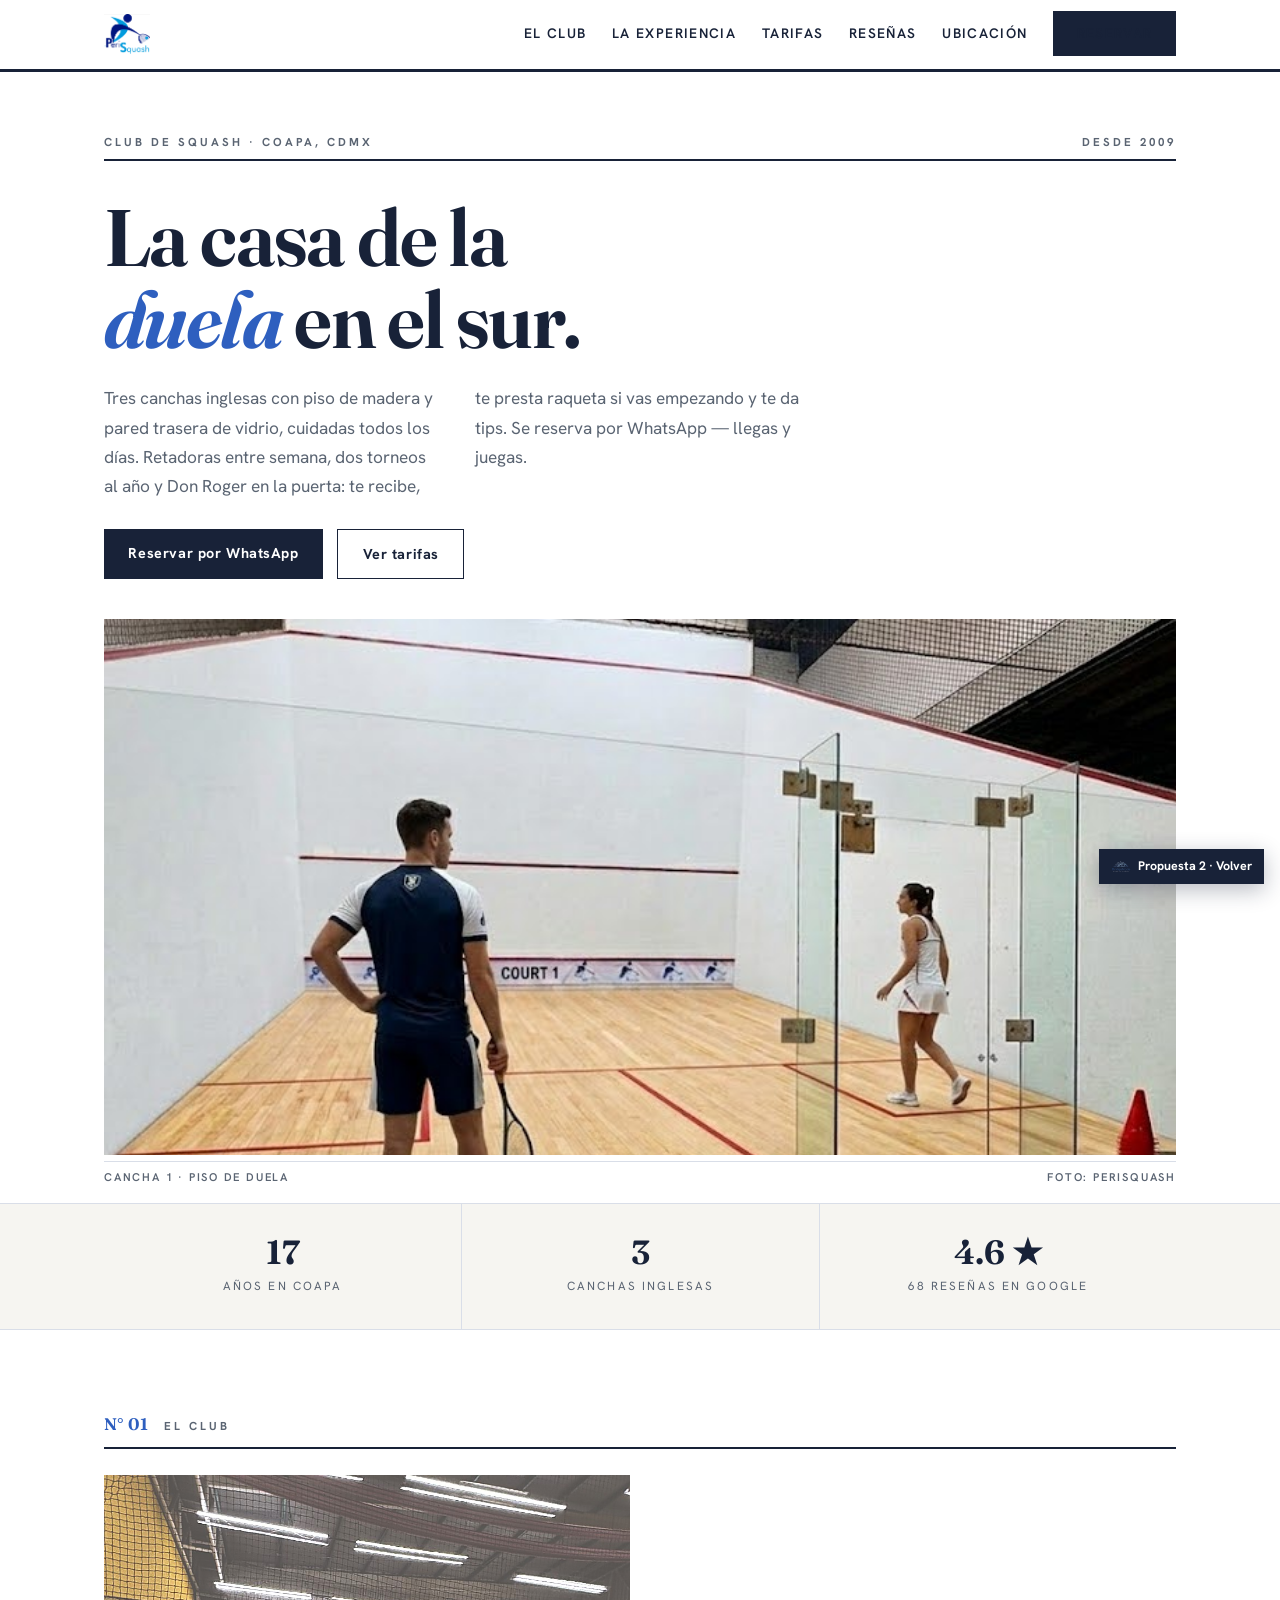
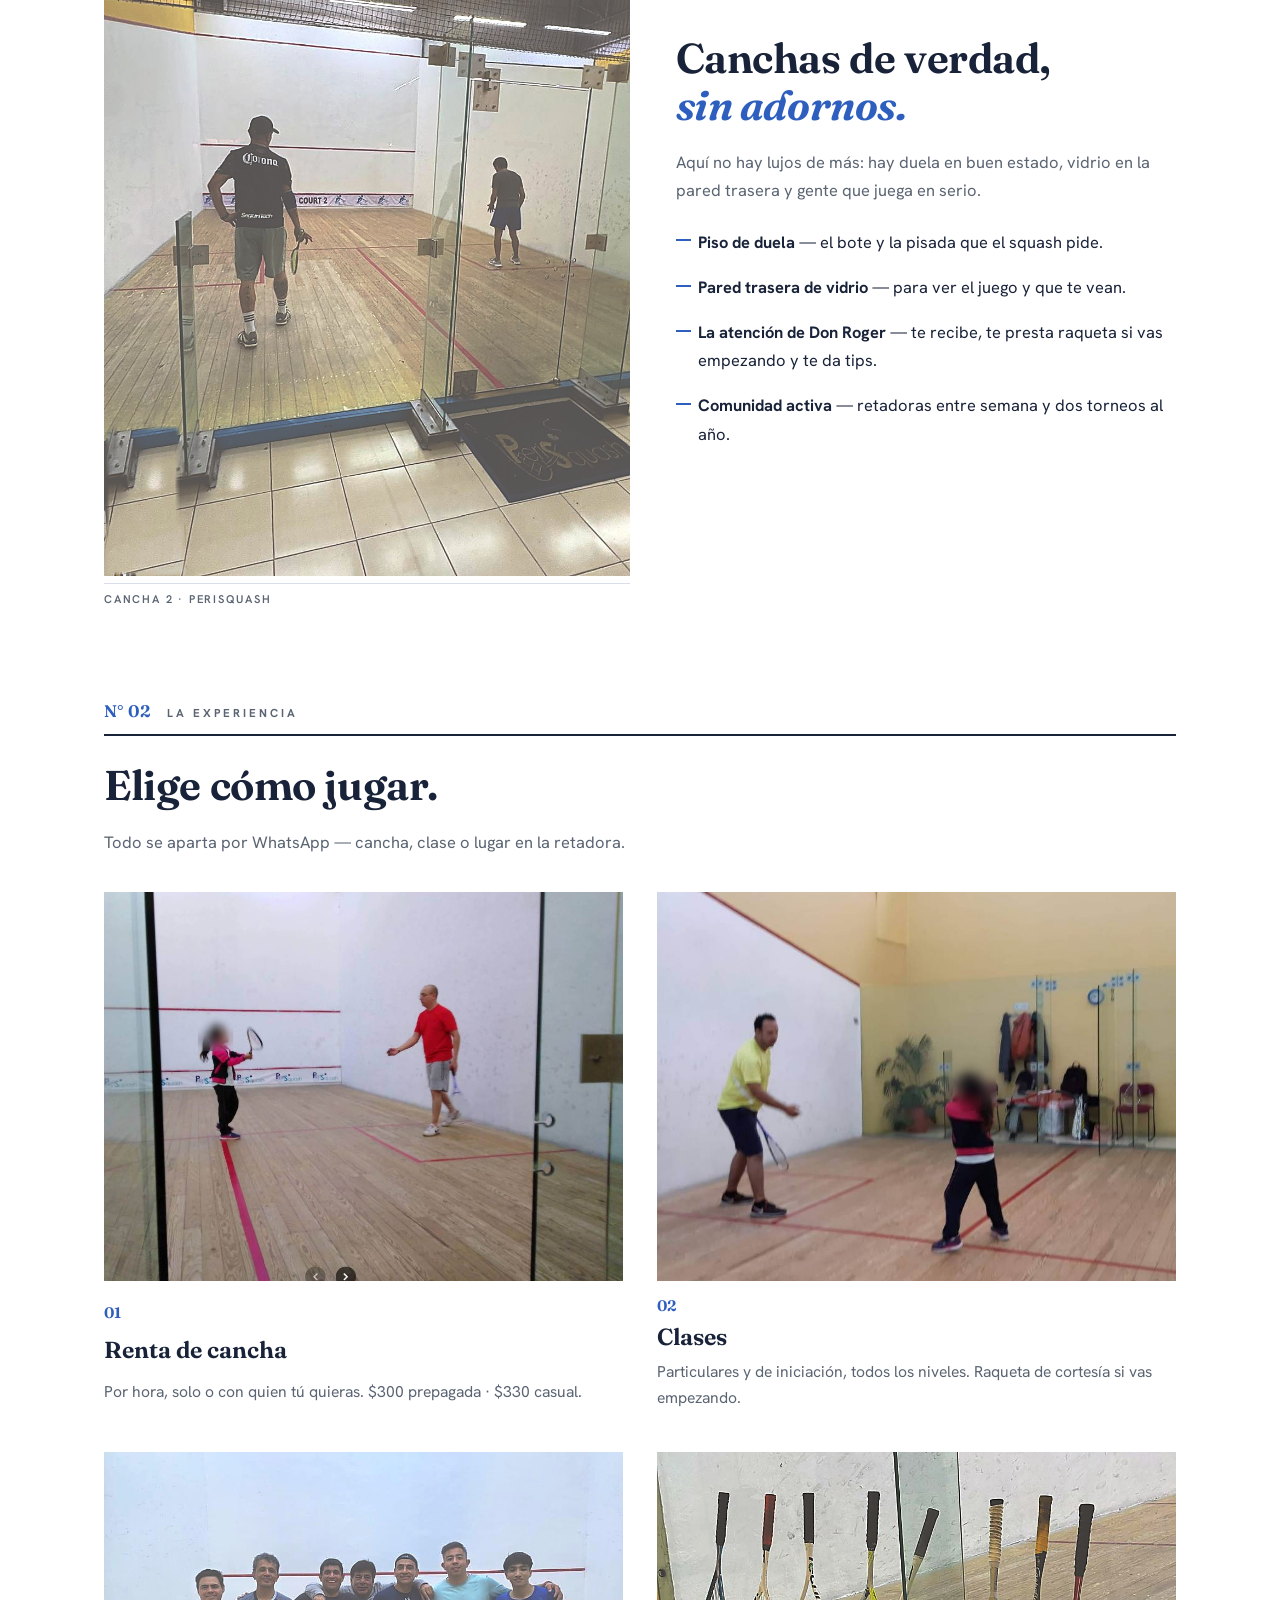
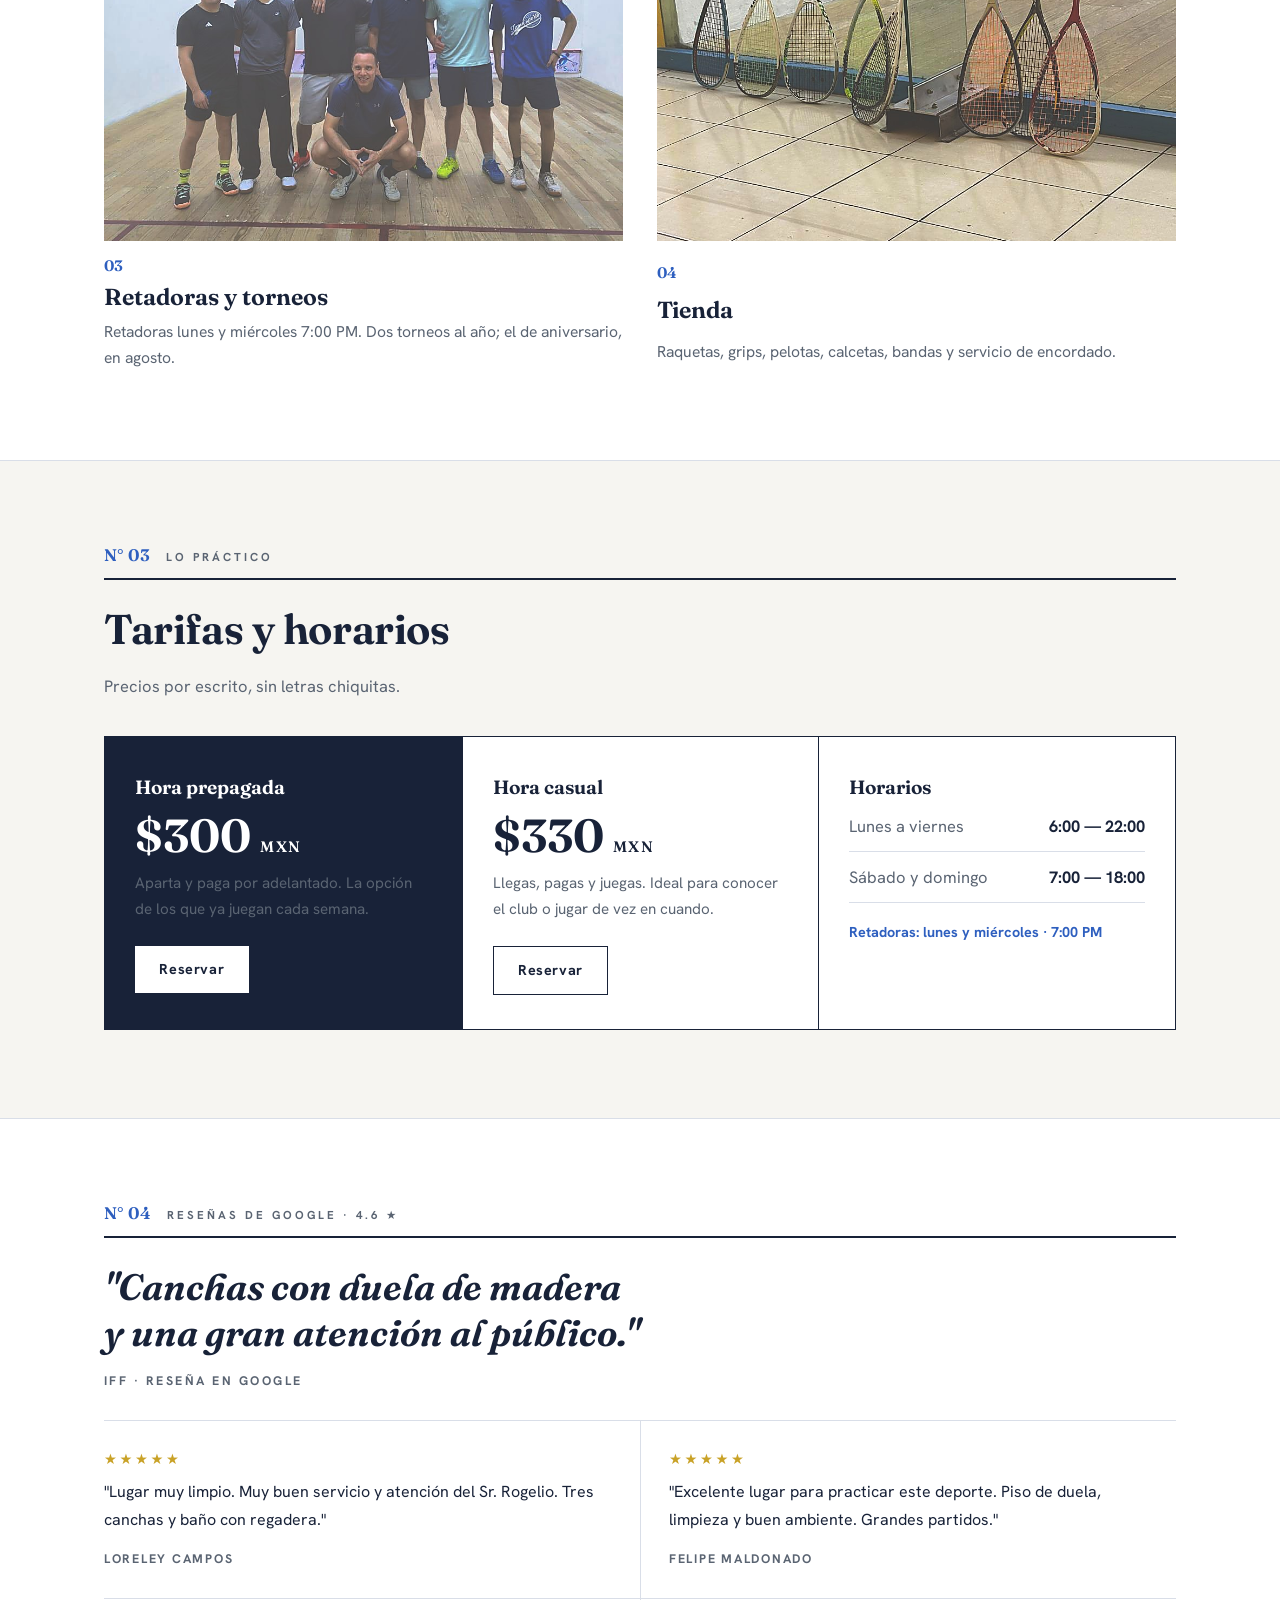
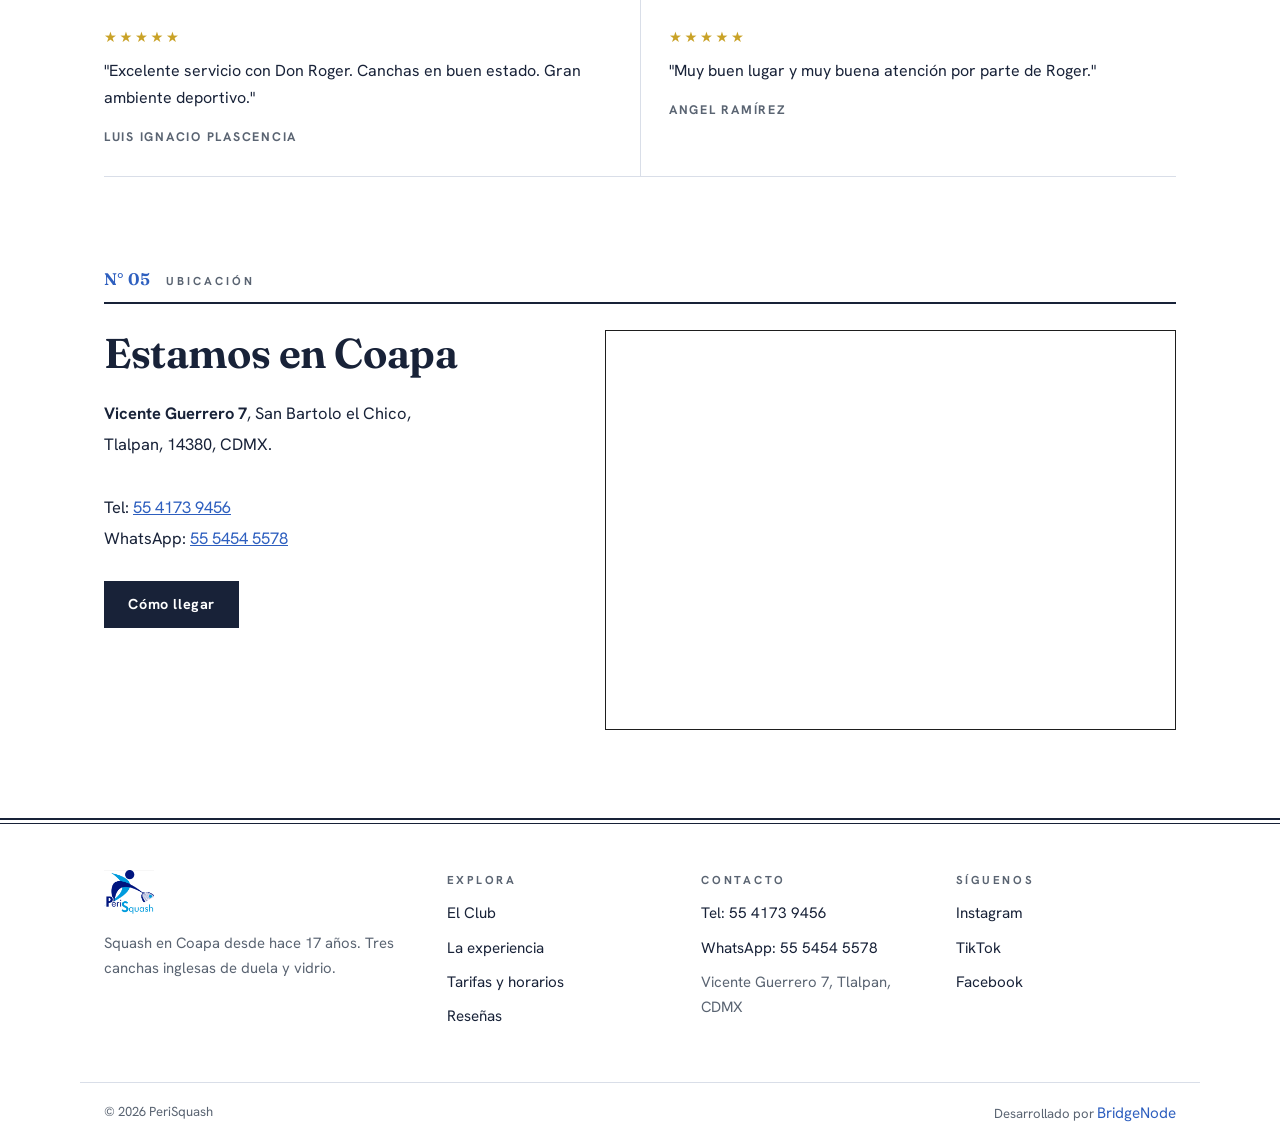
<file: propuesta-2.html>
<!DOCTYPE html>
<html lang="es-MX">
<head>
<meta charset="utf-8">
<meta name="viewport" content="width=device-width, initial-scale=1">
<title>PeriSquash — Propuesta 2 · La revista</title>
<meta name="description" content="Propuesta de diseño 2 para PeriSquash: editorial deportivo, como una revista impresa del club.">
<meta name="robots" content="noindex, nofollow">
<link rel="icon" href="assets/images/logo-perisquash-v2.png">
<link rel="preconnect" href="https://fonts.googleapis.com">
<link rel="preconnect" href="https://fonts.gstatic.com" crossorigin>
<link href="https://fonts.googleapis.com/css2?family=Fraunces:ital,opsz,wght@0,9..144,640;1,9..144,640&family=Hanken+Grotesk:wght@400;600;700&display=swap" rel="stylesheet">
<style>
  :root{
    --paper:#FFFFFF; --paper2:#F6F5F1; --ink:#182238; --soft:#5A6472;
    --blue:#2E5FBF; --gold:#C9A227; --hair:#D9DEE8; --rule:#182238;
    --font-display:"Fraunces",Georgia,"Times New Roman",serif;
    --font-body:"Hanken Grotesk","Segoe UI",system-ui,sans-serif;
  }
  *{box-sizing:border-box}
  html{scroll-behavior:smooth}
  [id]{scroll-margin-top:82px}
  body{margin:0;background:var(--paper);color:var(--ink);font-family:var(--font-body);
    font-size:1.03rem;line-height:1.7}
  img{max-width:100%;display:block;height:auto}
  a{color:var(--blue)}
  :focus-visible{outline:3px solid var(--blue);outline-offset:3px}
  .skip{position:absolute;left:-9999px;top:0;background:var(--ink);color:#fff;padding:.6em 1em;z-index:99;font-weight:700}
  .skip:focus{left:0}
  .wrap{max-width:1120px;margin-inline:auto;padding-inline:24px}
  em{font-style:italic}

  /* ── Nav: cabecera de revista ── */
  .nav{position:fixed;inset:0 0 auto;z-index:50;background:rgba(255,255,255,.94);
    backdrop-filter:blur(8px);border-bottom:2px solid var(--rule)}
  .nav::after{content:"";display:block;height:1px;background:var(--rule);margin-top:2px}
  .nav__in{display:flex;align-items:center;justify-content:space-between;gap:1rem;padding-block:11px}
  .nav__logo img{height:40px;width:auto}
  .nav__links{display:flex;align-items:center;gap:1.6rem}
  .nav__links a{color:var(--ink);text-decoration:none;font-weight:600;font-size:.86rem;
    text-transform:uppercase;letter-spacing:.1em}
  .nav__links a:hover{color:var(--blue)}
  .btn{display:inline-block;background:var(--ink);color:#fff;text-decoration:none;font-weight:700;
    padding:.8em 1.7em;border-radius:0;font-size:.9rem;letter-spacing:.04em;transition:background-color .15s}
  .btn:hover{background:var(--blue)}
  .btn--line{background:transparent;color:var(--ink);border:1px solid var(--ink)}
  .btn--line:hover{background:var(--ink);color:#fff}
  .nav__toggle{display:none;background:none;border:0;padding:8px;cursor:pointer}
  .nav__toggle span{display:block;width:24px;height:2.5px;background:var(--ink);margin:5px 0}

  /* ── Hero: portada de revista ── */
  .hero{padding-top:120px;border-bottom:1px solid var(--hair)}
  .hero__kick{display:flex;justify-content:space-between;gap:1rem;flex-wrap:wrap;
    border-bottom:2px solid var(--rule);padding-bottom:.7em;
    font-size:.72rem;font-weight:700;letter-spacing:.26em;text-transform:uppercase;color:var(--soft)}
  .hero h1{font-family:var(--font-display);font-weight:640;font-size:clamp(2.5rem,7.2vw,5rem);
    line-height:1.02;letter-spacing:-.02em;margin:.45em 0 .3em;max-width:14ch;text-wrap:balance}
  .hero h1 em{color:var(--blue)}
  .hero__deck{max-width:70ch;color:var(--soft);font-size:1.08rem;margin:0 0 1.6em}
  @media (min-width:760px){ .hero__deck{columns:2;column-gap:2.6rem} }
  .hero__ctas{display:flex;gap:14px;flex-wrap:wrap;margin-bottom:2.4em}
  .hero figure{margin:0 0 0;position:relative}
  .hero figure img{width:100%;aspect-ratio:16/8;object-fit:cover;object-position:center 35%}
  .hero figcaption{display:flex;justify-content:space-between;gap:.4rem 1rem;flex-wrap:wrap;padding:.55em 0 1.4em;
    border-top:1px solid var(--hair);margin-top:.6em;
    font-size:.7rem;font-weight:600;letter-spacing:.16em;text-transform:uppercase;color:var(--soft)}

  /* ── Ficha técnica (facts) ── */
  .facts{border-bottom:1px solid var(--hair);background:var(--paper2)}
  .facts__in{display:grid;grid-template-columns:repeat(3,1fr);text-align:center}
  .facts__in > div{padding-block:30px;border-left:1px solid var(--hair)}
  .facts__in > div:first-child{border-left:0}
  .facts b{display:block;font-family:var(--font-display);font-weight:640;font-size:2.1rem;line-height:1.1}
  .facts span{font-size:.74rem;text-transform:uppercase;letter-spacing:.18em;color:var(--soft)}

  /* ── Secciones ── */
  section.block{padding-block:80px 88px}
  .folio{display:flex;align-items:baseline;gap:1rem;border-bottom:2px solid var(--rule);
    padding-bottom:.5em;margin-bottom:1.6em}
  .folio .no{font-family:var(--font-display);font-weight:640;color:var(--blue);font-size:1.05rem}
  .folio .kicker{margin:0;font-size:.72rem;font-weight:700;text-transform:uppercase;
    letter-spacing:.26em;color:var(--soft)}
  h2{font-family:var(--font-display);font-weight:640;font-size:clamp(1.7rem,3.8vw,2.6rem);
    line-height:1.12;margin:0 0 .5em;letter-spacing:-.01em;text-wrap:balance}
  h2 em{color:var(--blue)}
  .lead{max-width:62ch;color:var(--soft);margin:0 0 2.1em}

  /* El club: split editorial */
  .split{display:grid;grid-template-columns:1.05fr 1fr;gap:46px;align-items:center}
  .split figure{margin:0}
  .split img{width:100%;min-height:420px;object-fit:cover}
  .split figcaption{padding:.55em 0 0;border-top:1px solid var(--hair);margin-top:.6em;
    font-size:.7rem;font-weight:600;letter-spacing:.16em;text-transform:uppercase;color:var(--soft)}
  .claims{margin:1.4em 0 0;padding:0;list-style:none;display:grid;gap:1.05em}
  .claims li{padding-left:1.35em;position:relative}
  .claims li::before{content:"";position:absolute;left:0;top:.66em;width:15px;height:2px;background:var(--blue)}
  .claims b{font-weight:700}

  /* La experiencia: sumario de reportajes */
  .exp{display:grid;grid-template-columns:repeat(2,1fr);gap:40px 34px}
  .exp article{display:grid;gap:0}
  .exp img{width:100%;aspect-ratio:4/3;object-fit:cover}
  .exp .no{font-family:var(--font-display);font-weight:640;color:var(--blue);
    font-size:.95rem;padding:.8em 0 0}
  .exp h3{font-family:var(--font-display);font-weight:640;font-size:1.45rem;margin:.15em 0 .35em;line-height:1.2}
  .exp p{margin:0;color:var(--soft);font-size:.98rem}

  /* Tarifas: tabla editorial */
  .block--panel{background:var(--paper2);border-block:1px solid var(--hair)}
  .rates{display:grid;grid-template-columns:1fr 1fr 1fr;gap:0;border:1px solid var(--rule)}
  .rate,.hours{padding:34px 30px;border-left:1px solid var(--rule);background:var(--paper)}
  .rates > :first-child{border-left:0}
  .rate h3,.hours h3{font-family:var(--font-display);font-weight:640;font-size:1.2rem;margin:0 0 .5em}
  .rate--top{background:var(--ink);color:#fff}
  .rate--top h3{color:#fff}
  .rate--top .desc{color:rgba(255,255,255,.75)}
  .price{font-family:var(--font-display);font-weight:640;font-size:2.9rem;line-height:1;margin:0 0 .25em}
  .price small{font-size:.95rem;font-weight:600;letter-spacing:.1em;color:inherit}
  .rate .desc{color:var(--soft);font-size:.95rem;margin:0 0 1.5em}
  .rate--top .btn{background:#fff;color:var(--ink)}
  .rate--top .btn:hover{background:var(--blue);color:#fff}
  .hours dl{margin:0;display:grid;gap:.7em}
  .hours dl div{display:flex;justify-content:space-between;gap:1rem;border-bottom:1px solid var(--hair);padding-bottom:.6em}
  .hours dt{color:var(--soft)}
  .hours dd{margin:0;font-weight:700;font-variant-numeric:tabular-nums}
  .hours .reta{margin:1.2em 0 0;font-size:.9rem;color:var(--blue);font-weight:700}

  /* Reseñas: pull quotes */
  .quote-big{font-family:var(--font-display);font-weight:640;font-style:italic;
    font-size:clamp(1.5rem,3.4vw,2.3rem);line-height:1.25;margin:0 0 .4em;max-width:26ch;text-wrap:balance}
  .quote-cite{display:block;font-style:normal;font-size:.78rem;font-weight:700;
    letter-spacing:.2em;text-transform:uppercase;color:var(--soft);margin-bottom:2.2em}
  .revs{display:grid;grid-template-columns:repeat(2,1fr);gap:0;border-top:1px solid var(--hair)}
  .rev{padding:26px 28px 26px 0;border-bottom:1px solid var(--hair)}
  .rev:nth-child(even){padding-left:28px;border-left:1px solid var(--hair)}
  .stars{color:var(--gold);letter-spacing:.18em;margin:0 0 .5em;font-size:.9rem}
  .rev blockquote{margin:0 0 .7em;font-size:1rem}
  .rev cite{font-style:normal;font-size:.78rem;font-weight:700;letter-spacing:.14em;
    text-transform:uppercase;color:var(--soft)}

  /* Ubicación */
  .loc{display:grid;grid-template-columns:1fr 1.25fr;gap:44px;align-items:start}
  .loc address{font-style:normal;margin:0 0 1.6em;line-height:1.9}
  .loc iframe{width:100%;height:400px;border:1px solid var(--rule);filter:grayscale(1) contrast(1.04)}

  /* Footer */
  footer{border-top:2px solid var(--rule);background:var(--paper);padding-top:3px}
  footer::before{content:"";display:block;height:1px;background:var(--rule);margin-bottom:46px}
  .foot__grid{display:grid;grid-template-columns:1.4fr 1fr 1fr 1fr;gap:34px;padding-bottom:44px}
  .foot__logo{height:44px;width:auto;margin-bottom:1em}
  footer h4{font-size:.72rem;font-weight:700;text-transform:uppercase;letter-spacing:.24em;
    color:var(--soft);margin:0 0 1em}
  footer a{display:block;color:var(--ink);text-decoration:none;margin-bottom:.55em;font-size:.95rem}
  footer a:hover{color:var(--blue)}
  footer p{color:var(--soft);font-size:.93rem;margin:0}
  .foot__base{display:flex;justify-content:space-between;gap:1rem;flex-wrap:wrap;
    border-top:1px solid var(--hair);padding-block:18px;font-size:.82rem;color:var(--soft)}
  .foot__base a{display:inline;color:var(--blue)}

  .bn-badge{position:fixed;right:16px;bottom:16px;z-index:60;display:flex;align-items:center;gap:.55em;
    background:var(--ink);color:#fff;text-decoration:none;padding:.55em .95em;
    font-size:.78rem;font-weight:700;box-shadow:0 6px 22px rgba(24,34,56,.3)}
  .bn-badge img{height:20px;width:auto}
  .bn-badge:hover{background:var(--blue)}

  .reveal{opacity:0;transform:translateY(26px);transition:opacity .6s ease,transform .6s ease}
  .reveal.in{opacity:1;transform:none}

  @media (max-width:880px){
    .nav__toggle{display:block}
    .nav__links{display:none;position:absolute;top:100%;left:0;right:0;background:var(--paper);
      border-bottom:2px solid var(--rule);flex-direction:column;align-items:flex-start;
      padding:1.2rem 24px 1.5rem;gap:1.1rem}
    .nav__links.open{display:flex}
    .split,.loc{grid-template-columns:1fr}
    .split img{min-height:300px}
    .rates{grid-template-columns:1fr}
    .rate,.hours{border-left:0;border-top:1px solid var(--rule)}
    .rates > :first-child{border-top:0}
    .exp{grid-template-columns:1fr}
    .revs{grid-template-columns:1fr}
    .rev:nth-child(even){padding-left:0;border-left:0}
    .foot__grid{grid-template-columns:1fr 1fr}
  }
  @media (prefers-reduced-motion: reduce){
    html{scroll-behavior:auto}
    .reveal{opacity:1;transform:none;transition:none}
  }
</style>
</head>
<body>
<a class="skip" href="#club">Saltar al contenido</a>

<nav class="nav" aria-label="Navegación principal">
  <div class="wrap nav__in">
    <a class="nav__logo" href="#" aria-label="PeriSquash inicio">
      <img src="assets/images/logo-perisquash-v2.png" alt="PeriSquash">
    </a>
    <button class="nav__toggle" id="navToggle" aria-expanded="false" aria-controls="navLinks" aria-label="Abrir menú">
      <span></span><span></span><span></span>
    </button>
    <div class="nav__links" id="navLinks">
      <a href="#club">El Club</a>
      <a href="#experiencia">La experiencia</a>
      <a href="#tarifas">Tarifas</a>
      <a href="#resenas">Reseñas</a>
      <a href="#ubicacion">Ubicación</a>
      <a class="btn" href="https://wa.me/525554545578?text=Hola%2C%20quiero%20reservar%20una%20cancha%20en%20PeriSquash" target="_blank" rel="noopener">Reservar</a>
    </div>
  </div>
</nav>

<header class="hero">
  <div class="wrap">
    <p class="hero__kick"><span>Club de squash · Coapa, CDMX</span><span>Desde 2009</span></p>
    <h1>La casa de la <em>duela</em> en el sur.</h1>
    <p class="hero__deck">Tres canchas inglesas con piso de madera y pared trasera de vidrio,
       cuidadas todos los días. Retadoras entre semana, dos torneos al año y Don Roger
       en la puerta: te recibe, te presta raqueta si vas empezando y te da tips.
       Se reserva por WhatsApp — llegas y juegas.</p>
    <div class="hero__ctas">
      <a class="btn" href="https://wa.me/525554545578?text=Hola%2C%20quiero%20reservar%20una%20cancha%20en%20PeriSquash" target="_blank" rel="noopener">Reservar por WhatsApp</a>
      <a class="btn btn--line" href="#tarifas">Ver tarifas</a>
    </div>
    <figure>
      <img src="assets/images/portada-home.jpg" alt="Cancha de PeriSquash con piso de duela y pared de vidrio" fetchpriority="high">
      <figcaption><span>Cancha 1 · piso de duela</span><span>Foto: PeriSquash</span></figcaption>
    </figure>
  </div>
</header>

<div class="facts" aria-label="Datos del club">
  <div class="wrap facts__in">
    <div><b>17</b><span>años en Coapa</span></div>
    <div><b>3</b><span>canchas inglesas</span></div>
    <div><b>4.6 ★</b><span>68 reseñas en Google</span></div>
  </div>
</div>

<main>
  <section class="block" id="club">
    <div class="wrap">
      <div class="folio"><span class="no">N° 01</span><p class="kicker">El club</p></div>
      <div class="split">
        <figure class="reveal">
          <img src="assets/images/accion-pro.jpg" alt="Partido en la cancha 2 de PeriSquash, piso de duela y pared de vidrio" loading="lazy">
          <figcaption>Cancha 2 · PeriSquash</figcaption>
        </figure>
        <div class="reveal">
          <h2>Canchas de verdad, <em>sin adornos.</em></h2>
          <p class="lead" style="margin-bottom:0">Aquí no hay lujos de más: hay duela en buen
             estado, vidrio en la pared trasera y gente que juega en serio.</p>
          <ul class="claims">
            <li><b>Piso de duela</b> — el bote y la pisada que el squash pide.</li>
            <li><b>Pared trasera de vidrio</b> — para ver el juego y que te vean.</li>
            <li><b>La atención de Don Roger</b> — te recibe, te presta raqueta si vas empezando y te da tips.</li>
            <li><b>Comunidad activa</b> — retadoras entre semana y dos torneos al año.</li>
          </ul>
        </div>
      </div>
    </div>
  </section>

  <section class="block" id="experiencia" style="padding-top:0">
    <div class="wrap">
      <div class="folio"><span class="no">N° 02</span><p class="kicker">La experiencia</p></div>
      <h2>Elige cómo jugar.</h2>
      <p class="lead">Todo se aparta por WhatsApp — cancha, clase o lugar en la retadora.</p>
      <div class="exp">
        <article class="reveal">
          <img src="assets/images/cancha-juego.jpg" alt="Partido en cancha de duela" loading="lazy">
          <span class="no">01</span>
          <h3>Renta de cancha</h3><p>Por hora, solo o con quien tú quieras. $300 prepagada · $330 casual.</p>
        </article>
        <article class="reveal">
          <img src="assets/images/cancha-clase.jpg" alt="Clase de squash junto a la pared de vidrio" loading="lazy">
          <span class="no">02</span>
          <h3>Clases</h3><p>Particulares y de iniciación, todos los niveles. Raqueta de cortesía si vas empezando.</p>
        </article>
        <article class="reveal">
          <img src="assets/images/comunidad-equipo.jpg" alt="Grupo de jugadores de PeriSquash en la cancha" loading="lazy">
          <span class="no">03</span>
          <h3>Retadoras y torneos</h3><p>Retadoras lunes y miércoles 7:00 PM. Dos torneos al año; el de aniversario, en agosto.</p>
        </article>
        <article class="reveal">
          <img src="assets/images/raquetas-vidrio.jpg" alt="Raquetas de squash recargadas en la pared de vidrio" loading="lazy">
          <span class="no">04</span>
          <h3>Tienda</h3><p>Raquetas, grips, pelotas, calcetas, bandas y servicio de encordado.</p>
        </article>
      </div>
    </div>
  </section>

  <section class="block block--panel" id="tarifas">
    <div class="wrap">
      <div class="folio"><span class="no">N° 03</span><p class="kicker">Lo práctico</p></div>
      <h2>Tarifas y horarios</h2>
      <p class="lead">Precios por escrito, sin letras chiquitas.</p>
      <div class="rates">
        <div class="rate rate--top reveal">
          <h3>Hora prepagada</h3>
          <p class="price">$300 <small>MXN</small></p>
          <p class="desc">Aparta y paga por adelantado. La opción de los que ya juegan cada semana.</p>
          <a class="btn" href="https://wa.me/525554545578?text=Hola%2C%20quiero%20reservar%20una%20cancha%20prepagada%20en%20PeriSquash" target="_blank" rel="noopener">Reservar</a>
        </div>
        <div class="rate reveal">
          <h3>Hora casual</h3>
          <p class="price">$330 <small>MXN</small></p>
          <p class="desc">Llegas, pagas y juegas. Ideal para conocer el club o jugar de vez en cuando.</p>
          <a class="btn btn--line" href="https://wa.me/525554545578?text=Hola%2C%20quiero%20reservar%20una%20cancha%20en%20PeriSquash" target="_blank" rel="noopener">Reservar</a>
        </div>
        <div class="hours reveal">
          <h3>Horarios</h3>
          <dl>
            <div><dt>Lunes a viernes</dt><dd>6:00 — 22:00</dd></div>
            <div><dt>Sábado y domingo</dt><dd>7:00 — 18:00</dd></div>
          </dl>
          <p class="reta">Retadoras: lunes y miércoles · 7:00 PM</p>
        </div>
      </div>
    </div>
  </section>

  <section class="block" id="resenas">
    <div class="wrap">
      <div class="folio"><span class="no">N° 04</span><p class="kicker">Reseñas de Google · 4.6 ★</p></div>
      <blockquote class="quote-big reveal">"Canchas con duela de madera y una gran atención al público."</blockquote>
      <cite class="quote-cite reveal">IFF · Reseña en Google</cite>
      <div class="revs">
        <article class="rev reveal"><p class="stars" aria-label="5 estrellas">★★★★★</p><blockquote>"Lugar muy limpio. Muy buen servicio y atención del Sr. Rogelio. Tres canchas y baño con regadera."</blockquote><cite>Loreley Campos</cite></article>
        <article class="rev reveal"><p class="stars" aria-label="5 estrellas">★★★★★</p><blockquote>"Excelente lugar para practicar este deporte. Piso de duela, limpieza y buen ambiente. Grandes partidos."</blockquote><cite>Felipe Maldonado</cite></article>
        <article class="rev reveal"><p class="stars" aria-label="5 estrellas">★★★★★</p><blockquote>"Excelente servicio con Don Roger. Canchas en buen estado. Gran ambiente deportivo."</blockquote><cite>Luis Ignacio Plascencia</cite></article>
        <article class="rev reveal"><p class="stars" aria-label="5 estrellas">★★★★★</p><blockquote>"Muy buen lugar y muy buena atención por parte de Roger."</blockquote><cite>Angel Ramírez</cite></article>
      </div>
    </div>
  </section>

  <section class="block" id="ubicacion" style="padding-top:0">
    <div class="wrap">
      <div class="folio"><span class="no">N° 05</span><p class="kicker">Ubicación</p></div>
      <div class="loc">
        <div class="reveal">
          <h2>Estamos en Coapa</h2>
          <address>
            <b>Vicente Guerrero 7</b>, San Bartolo el Chico,<br>Tlalpan, 14380, CDMX.<br><br>
            Tel: <a href="tel:+525541739456">55 4173 9456</a><br>
            WhatsApp: <a href="https://wa.me/525554545578" target="_blank" rel="noopener">55 5454 5578</a>
          </address>
          <a class="btn" href="https://maps.google.com/maps?q=PeriSquash%2C%20Vicente%20Guerrero%207%2C%20San%20Bartolo%20el%20Chico%2C%20Tlalpan%2014380" target="_blank" rel="noopener">Cómo llegar</a>
        </div>
        <iframe src="https://maps.google.com/maps?q=PeriSquash%2C%20Vicente%20Guerrero%207%2C%20San%20Bartolo%20el%20Chico%2C%20Tlalpan%2014380&ll=19.2836816,-99.1316249&hl=es&z=16&output=embed"
          title="Ubicación de PeriSquash en Google Maps" loading="lazy" referrerpolicy="no-referrer-when-downgrade"></iframe>
      </div>
    </div>
  </section>
</main>

<footer>
  <div class="wrap foot__grid">
    <div>
      <img class="foot__logo" src="assets/images/logo-perisquash-v2.png" alt="PeriSquash">
      <p>Squash en Coapa desde hace 17 años. Tres canchas inglesas de duela y vidrio.</p>
    </div>
    <div>
      <h4>Explora</h4>
      <a href="#club">El Club</a>
      <a href="#experiencia">La experiencia</a>
      <a href="#tarifas">Tarifas y horarios</a>
      <a href="#resenas">Reseñas</a>
    </div>
    <div>
      <h4>Contacto</h4>
      <a href="tel:+525541739456">Tel: 55 4173 9456</a>
      <a href="https://wa.me/525554545578" target="_blank" rel="noopener">WhatsApp: 55 5454 5578</a>
      <p>Vicente Guerrero 7, Tlalpan, CDMX</p>
    </div>
    <div>
      <h4>Síguenos</h4>
      <a href="https://www.instagram.com/perisquash_club/" target="_blank" rel="noopener">Instagram</a>
      <a href="https://www.tiktok.com/@perisquash" target="_blank" rel="noopener">TikTok</a>
      <a href="https://www.facebook.com/profile.php?id=100063724986177" target="_blank" rel="noopener">Facebook</a>
    </div>
  </div>
  <div class="wrap foot__base">
    <span>© 2026 PeriSquash</span>
    <span>Desarrollado por <a href="https://bridgenode.mx" target="_blank" rel="noopener">BridgeNode</a></span>
  </div>
</footer>

<a class="bn-badge" href="index.html">
  <img src="assets/images/logo-bn.png" alt="">
  <span>Propuesta 2 · Volver</span>
</a>

<script>
  document.getElementById('navToggle').addEventListener('click',function(){
    var l=document.getElementById('navLinks');
    var open=l.classList.toggle('open');
    this.setAttribute('aria-expanded',open);
  });
  if(!window.matchMedia('(prefers-reduced-motion: reduce)').matches && 'IntersectionObserver' in window){
    var io=new IntersectionObserver(function(es){
      es.forEach(function(e){ if(e.isIntersecting){ e.target.classList.add('in'); io.unobserve(e.target); } });
    },{threshold:.12,rootMargin:'0px 0px -30px'});
    document.querySelectorAll('.reveal').forEach(function(el){ io.observe(el); });
  } else {
    document.querySelectorAll('.reveal').forEach(function(el){ el.classList.add('in'); });
  }
</script>
</body>
</html>
</file>
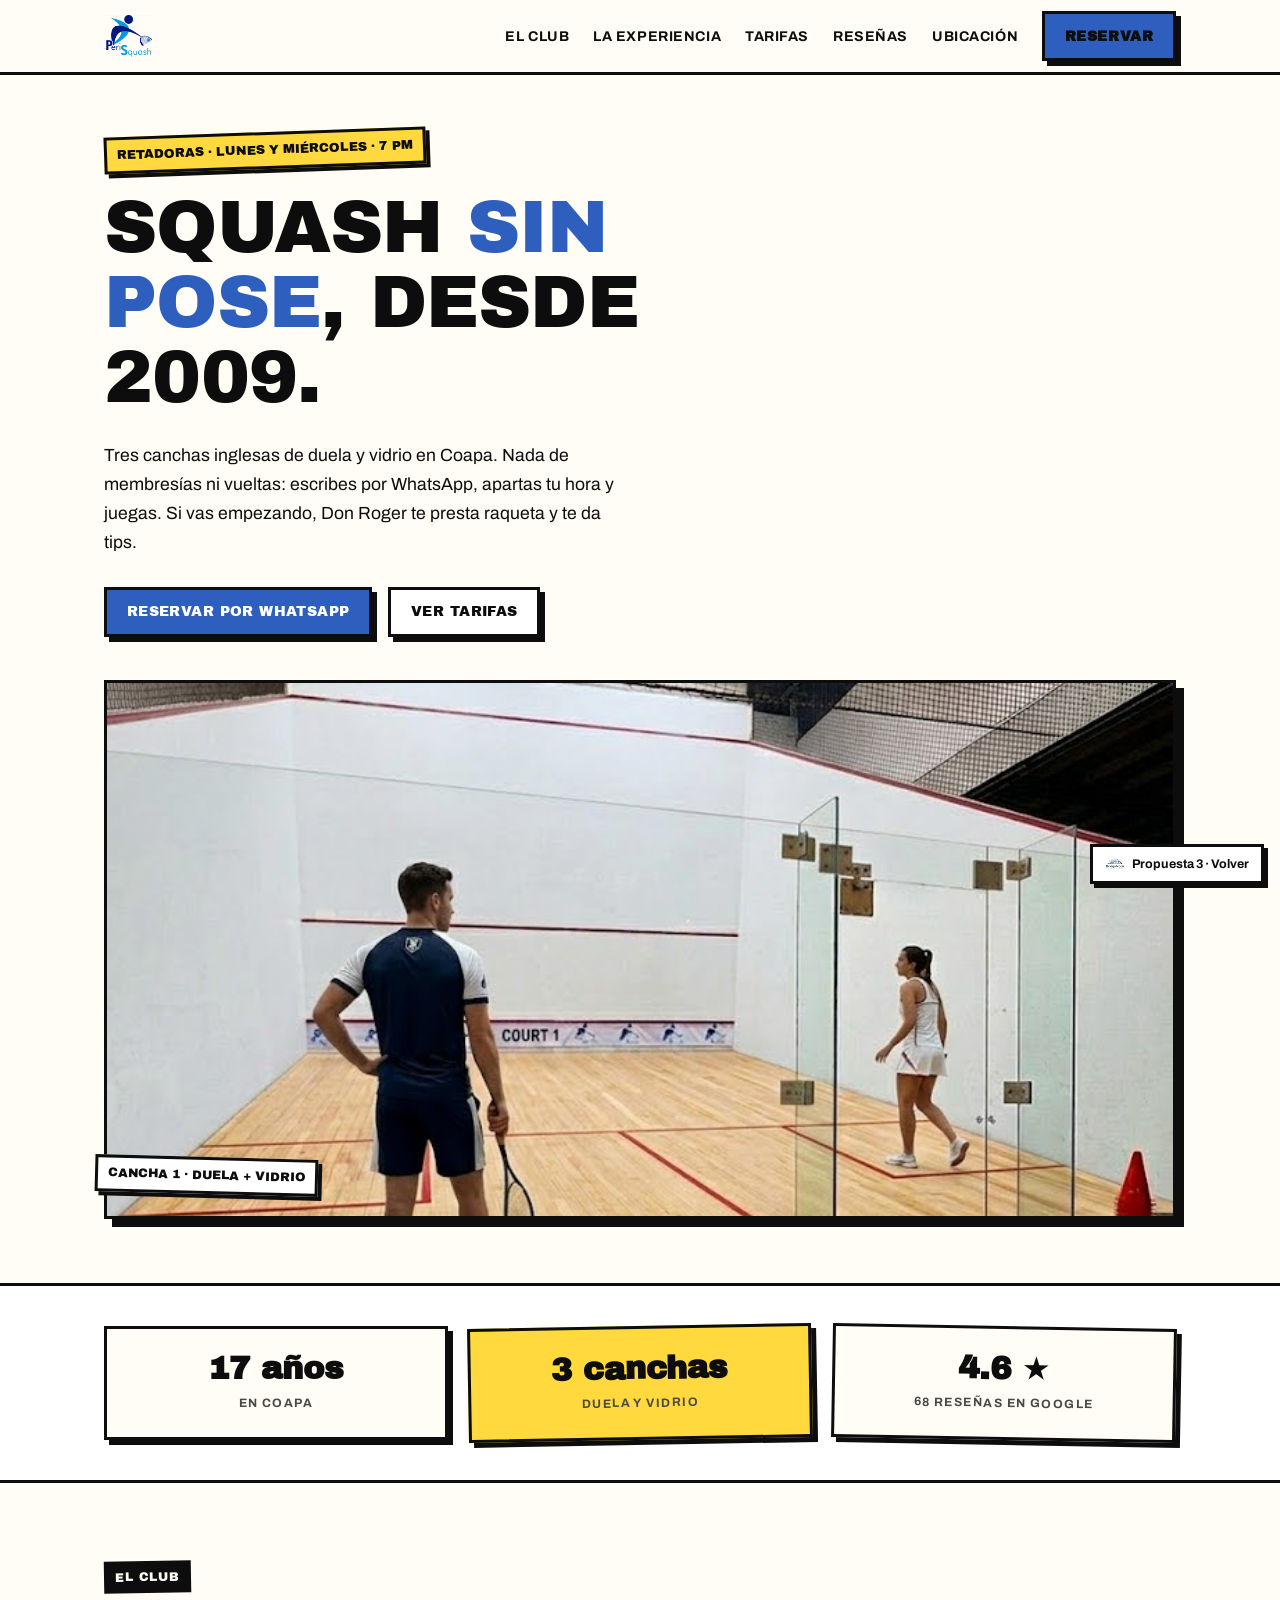
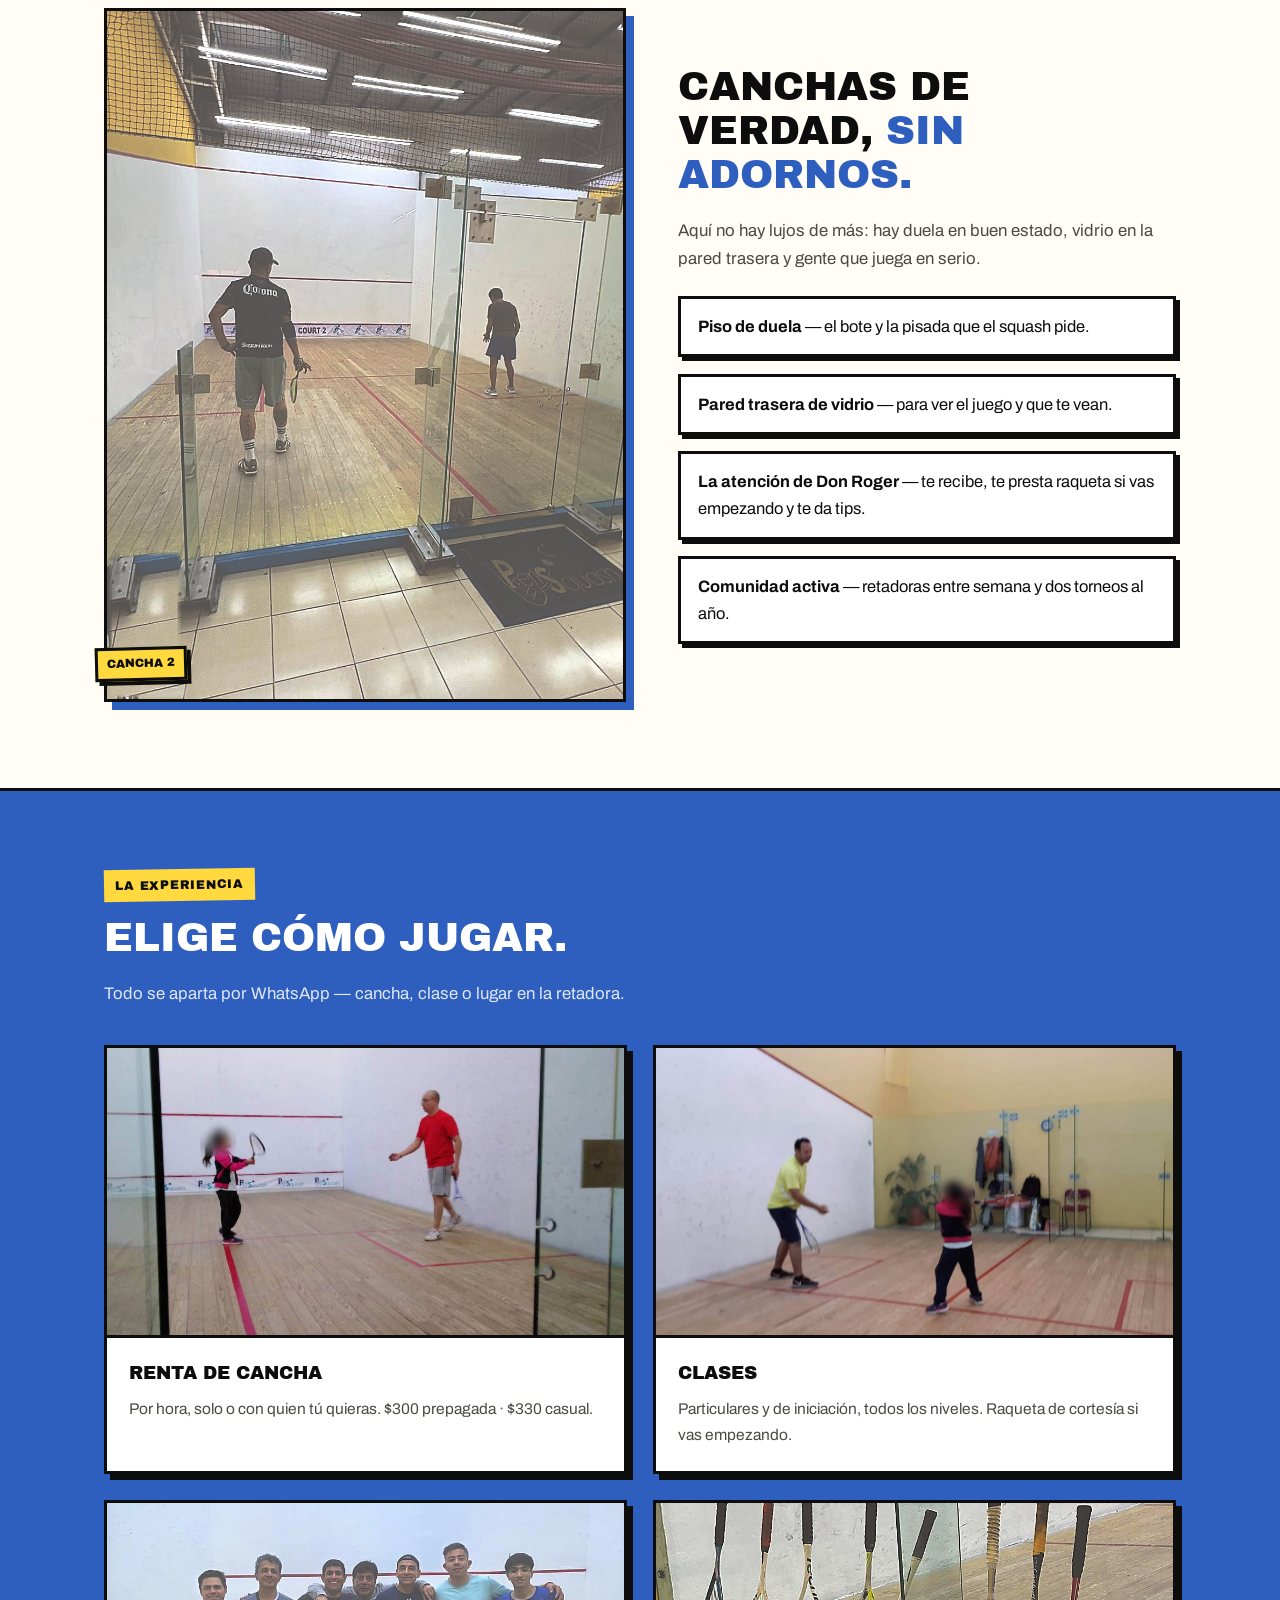
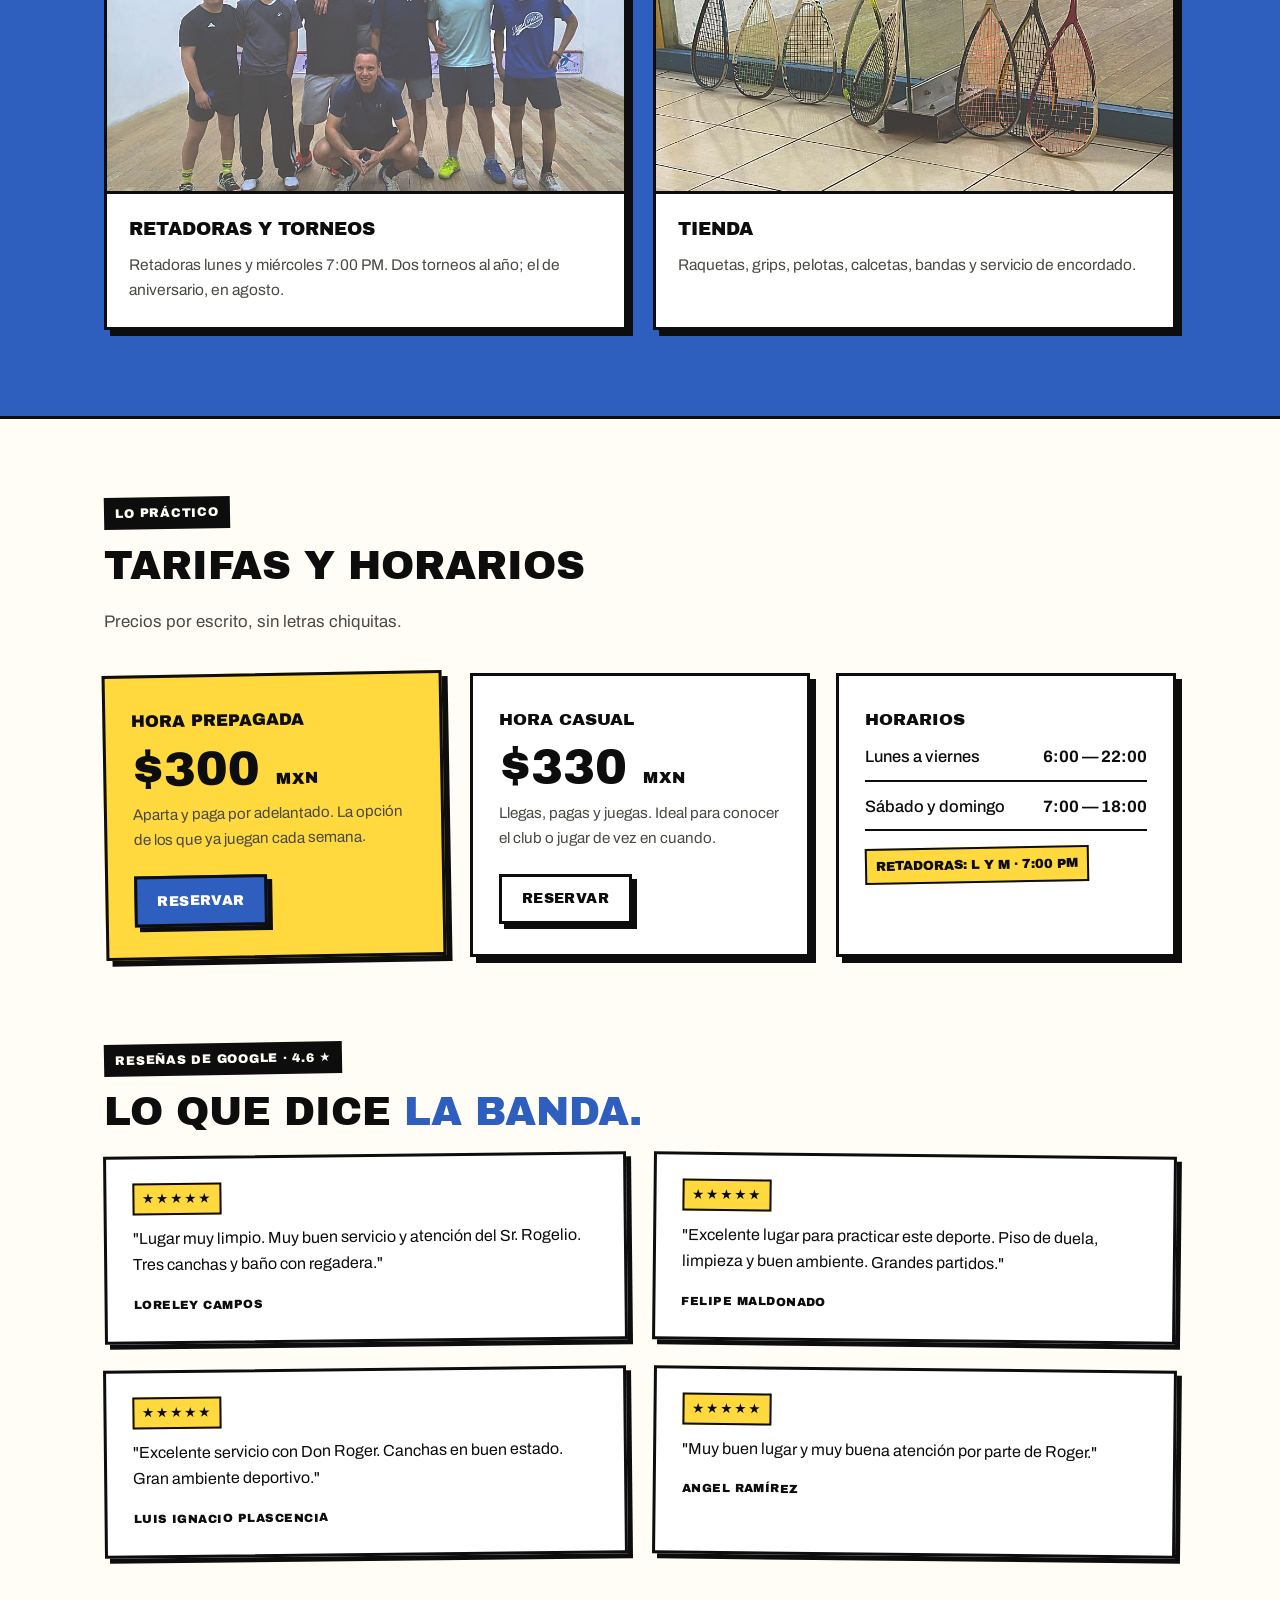
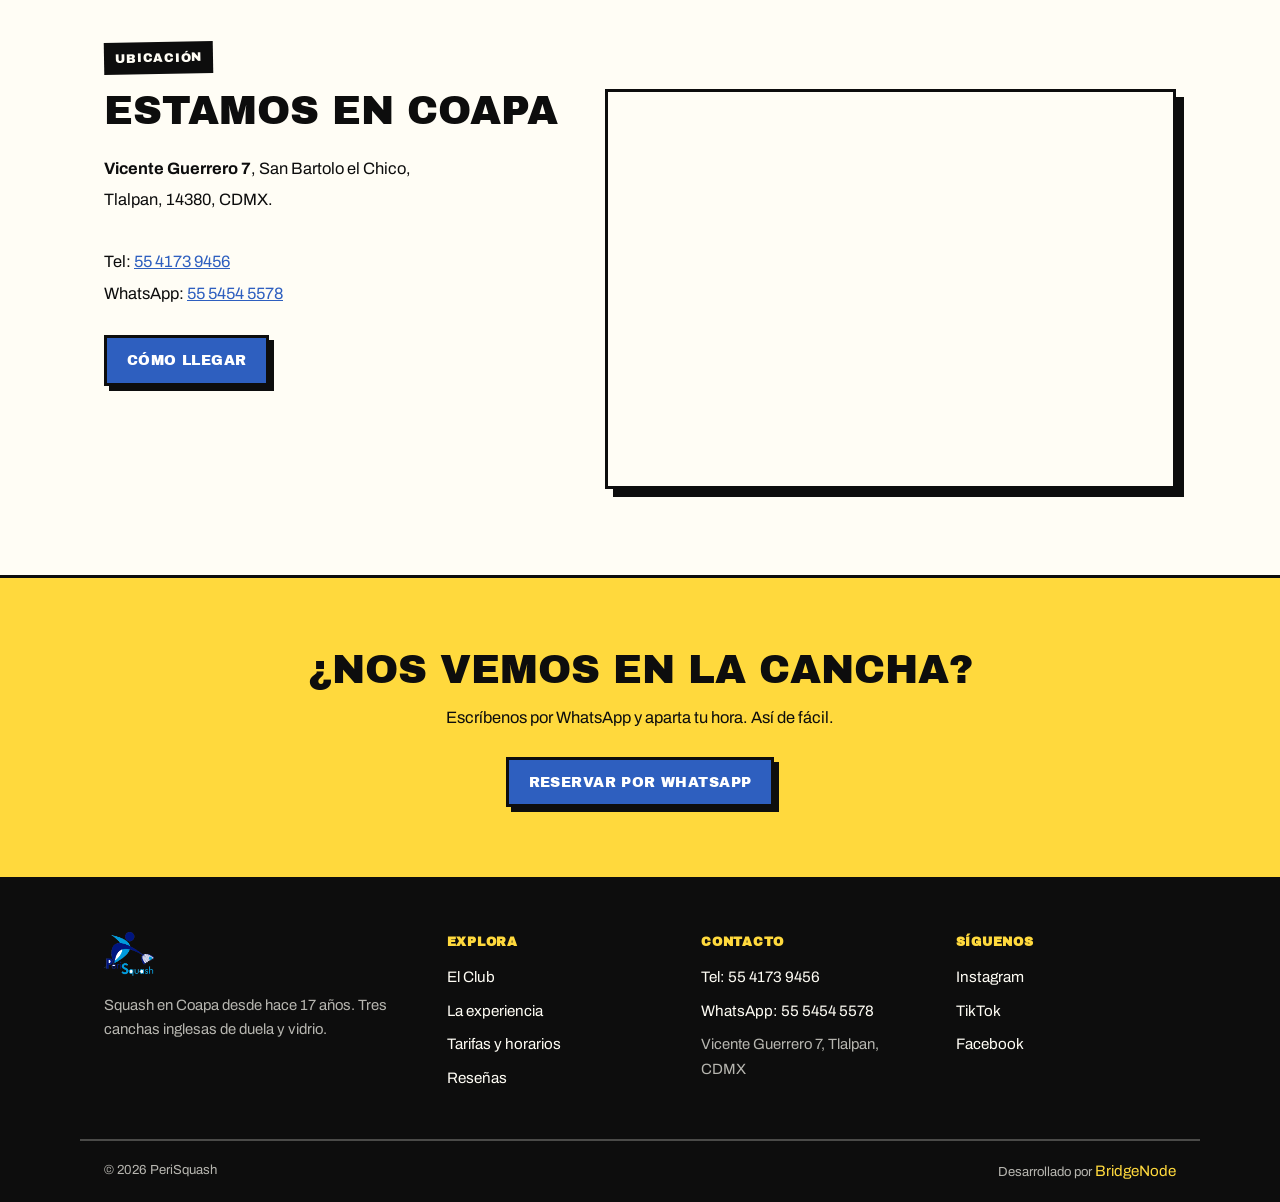
<file: propuesta-3.html>
<!DOCTYPE html>
<html lang="es-MX">
<head>
<meta charset="utf-8">
<meta name="viewport" content="width=device-width, initial-scale=1">
<title>PeriSquash — Propuesta 3 · Sin pose</title>
<meta name="description" content="Propuesta de diseño 3 para PeriSquash: neobrutalista, directa y con carácter. Squash sin pose.">
<meta name="robots" content="noindex, nofollow">
<link rel="icon" href="assets/images/logo-perisquash-v2.png">
<link rel="preconnect" href="https://fonts.googleapis.com">
<link rel="preconnect" href="https://fonts.gstatic.com" crossorigin>
<link href="https://fonts.googleapis.com/css2?family=Archivo+Black&family=Archivo:wght@400;500;700&display=swap" rel="stylesheet">
<style>
  :root{
    --bone:#FFFDF5; --ink:#0D0D0D; --blue:#2E5FBF; --yellow:#FFD93D;
    --paper:#FFFFFF; --soft:#4A4A44;
    --font-display:"Archivo Black","Arial Black",system-ui,sans-serif;
    --font-body:"Archivo","Segoe UI",system-ui,sans-serif;
  }
  *{box-sizing:border-box}
  html{scroll-behavior:smooth}
  [id]{scroll-margin-top:86px}
  body{margin:0;background:var(--bone);color:var(--ink);font-family:var(--font-body);
    font-size:1.03rem;line-height:1.65}
  img{max-width:100%;display:block;height:auto}
  a{color:var(--blue)}
  :focus-visible{outline:4px solid var(--blue);outline-offset:3px}
  .skip{position:absolute;left:-9999px;top:0;background:var(--yellow);color:var(--ink);padding:.6em 1em;z-index:99;font-weight:700;border:3px solid var(--ink)}
  .skip:focus{left:0}
  .wrap{max-width:1120px;margin-inline:auto;padding-inline:24px}
  h1,h2,h3,.btn{font-family:var(--font-display);font-weight:400}

  /* ── Nav ── */
  .nav{position:fixed;inset:0 0 auto;z-index:50;background:var(--bone);border-bottom:3px solid var(--ink)}
  .nav__in{display:flex;align-items:center;justify-content:space-between;gap:1rem;padding-block:11px}
  .nav__logo img{height:42px;width:auto}
  .nav__links{display:flex;align-items:center;gap:1.5rem}
  .nav__links a{color:var(--ink);text-decoration:none;font-weight:700;font-size:.88rem;
    text-transform:uppercase;letter-spacing:.04em}
  .nav__links a:hover{color:var(--blue);text-decoration:underline;text-decoration-thickness:3px}
  .btn{display:inline-block;background:var(--blue);color:#fff;text-decoration:none;
    padding:.75em 1.4em;font-size:.88rem;text-transform:uppercase;letter-spacing:.03em;
    border:3px solid var(--ink);box-shadow:5px 5px 0 var(--ink);
    transition:transform .12s,box-shadow .12s}
  .btn:hover{transform:translate(2px,2px);box-shadow:3px 3px 0 var(--ink)}
  .btn:active{transform:translate(5px,5px);box-shadow:0 0 0 var(--ink)}
  .btn--yellow{background:var(--yellow);color:var(--ink)}
  .btn--ghost{background:var(--paper);color:var(--ink)}
  .nav__toggle{display:none;background:none;border:0;padding:8px;cursor:pointer}
  .nav__toggle span{display:block;width:26px;height:3.5px;background:var(--ink);margin:5px 0}

  /* ── Hero ── */
  .hero{padding-top:132px;padding-bottom:64px;border-bottom:3px solid var(--ink);position:relative;overflow:hidden}
  .stick{display:inline-block;background:var(--yellow);border:3px solid var(--ink);
    font-family:var(--font-display);font-size:.8rem;padding:.4em .8em;transform:rotate(-2deg);
    box-shadow:4px 4px 0 var(--ink);text-transform:uppercase;margin-bottom:1.6em}
  .hero h1{font-size:clamp(2.3rem,7.4vw,4.6rem);line-height:1.02;margin:0 0 .35em;
    text-transform:uppercase;letter-spacing:-.01em;max-width:15ch}
  .hero h1 span{color:var(--blue)}
  .hero p{max-width:52ch;font-size:1.1rem;margin:0 0 1.7em}
  .hero__ctas{display:flex;gap:16px;flex-wrap:wrap;margin-bottom:2.6em}
  .hero figure{margin:0;border:3px solid var(--ink);box-shadow:8px 8px 0 var(--ink);position:relative}
  .hero figure img{width:100%;aspect-ratio:16/8;object-fit:cover;object-position:center 35%}
  .hero .tag{position:absolute;left:-12px;bottom:22px;background:var(--paper);border:3px solid var(--ink);
    box-shadow:4px 4px 0 var(--ink);font-family:var(--font-display);font-size:.78rem;
    padding:.4em .8em;transform:rotate(1.5deg);text-transform:uppercase}

  /* ── Facts: fila de stickers ── */
  .facts{padding-block:40px;border-bottom:3px solid var(--ink);background:var(--paper)}
  .facts__in{display:grid;grid-template-columns:repeat(3,1fr);gap:20px}
  .facts__in > div{border:3px solid var(--ink);background:var(--bone);text-align:center;
    padding:22px 14px;box-shadow:5px 5px 0 var(--ink)}
  .facts__in > div:nth-child(2){background:var(--yellow);transform:rotate(-1deg)}
  .facts__in > div:nth-child(3){transform:rotate(1deg)}
  .facts b{display:block;font-family:var(--font-display);font-size:2rem;line-height:1.15}
  .facts span{font-size:.76rem;text-transform:uppercase;letter-spacing:.12em;font-weight:700;color:var(--soft)}

  /* ── Secciones ── */
  section.block{padding-block:78px 86px}
  .kicker{display:inline-block;margin:0 0 1.2em;font-family:var(--font-display);font-size:.78rem;
    text-transform:uppercase;letter-spacing:.06em;background:var(--ink);color:var(--bone);
    padding:.45em .9em;transform:rotate(-1deg)}
  h2{font-size:clamp(1.6rem,4vw,2.5rem);line-height:1.1;margin:0 0 .5em;text-transform:uppercase}
  h2 span{color:var(--blue)}
  .lead{max-width:60ch;color:var(--soft);margin:0 0 2.2em;font-size:1.05rem}

  /* El club: split con marco duro */
  .split{display:grid;grid-template-columns:1.05fr 1fr;gap:52px;align-items:center}
  .split figure{margin:0;border:3px solid var(--ink);box-shadow:8px 8px 0 var(--blue);position:relative}
  .split img{width:100%;min-height:400px;object-fit:cover}
  .split figcaption{position:absolute;left:-12px;bottom:18px;background:var(--yellow);border:3px solid var(--ink);
    box-shadow:4px 4px 0 var(--ink);font-family:var(--font-display);font-size:.74rem;
    padding:.35em .75em;transform:rotate(-1.5deg);text-transform:uppercase}
  .claims{margin:1.4em 0 0;padding:0;list-style:none;display:grid;gap:1em}
  .claims li{border:3px solid var(--ink);background:var(--paper);padding:.85em 1em .85em 1em;
    box-shadow:4px 4px 0 var(--ink)}
  .claims b{font-weight:700}

  /* La experiencia: cartas duras */
  .block--panel{background:var(--blue);border-block:3px solid var(--ink)}
  .block--panel .kicker{background:var(--yellow);color:var(--ink)}
  .block--panel h2{color:#fff}
  .block--panel .lead{color:rgba(255,255,255,.85)}
  .exp{display:grid;grid-template-columns:repeat(2,1fr);gap:26px}
  .exp article{border:3px solid var(--ink);background:var(--paper);box-shadow:6px 6px 0 var(--ink);
    display:flex;flex-direction:column}
  .exp img{width:100%;aspect-ratio:16/9;object-fit:cover;border-bottom:3px solid var(--ink)}
  .exp .txt{padding:20px 22px 24px}
  .exp h3{font-size:1.15rem;margin:0 0 .4em;text-transform:uppercase}
  .exp p{margin:0;color:var(--soft);font-size:.97rem}

  /* Tarifas */
  .rates{display:grid;grid-template-columns:1fr 1fr 1fr;gap:26px}
  .rate,.hours{border:3px solid var(--ink);background:var(--paper);padding:30px 26px;box-shadow:6px 6px 0 var(--ink)}
  .rate--top{background:var(--yellow);transform:rotate(-1deg)}
  .rate h3,.hours h3{font-size:1.05rem;margin:0 0 .6em;text-transform:uppercase}
  .price{font-family:var(--font-display);font-size:3rem;line-height:1;margin:0 0 .2em}
  .price small{font-size:1rem;letter-spacing:.06em}
  .rate .desc{color:var(--soft);font-size:.95rem;margin:0 0 1.5em}
  .hours dl{margin:0;display:grid;gap:.7em}
  .hours dl div{display:flex;justify-content:space-between;gap:1rem;border-bottom:2px solid var(--ink);padding-bottom:.55em}
  .hours dt{font-weight:500}
  .hours dd{margin:0;font-weight:700;font-variant-numeric:tabular-nums}
  .hours .reta{margin:1.2em 0 0;font-family:var(--font-display);font-size:.82rem;
    background:var(--yellow);border:2px solid var(--ink);display:inline-block;
    padding:.4em .7em;transform:rotate(-1deg);text-transform:uppercase}

  /* Reseñas: post-its */
  .revs{display:grid;grid-template-columns:repeat(2,1fr);gap:26px}
  .rev{border:3px solid var(--ink);background:var(--paper);padding:24px 26px;box-shadow:5px 5px 0 var(--ink)}
  .rev:nth-child(odd){transform:rotate(-.6deg)}
  .rev:nth-child(even){transform:rotate(.6deg)}
  .stars{color:var(--ink);background:var(--yellow);display:inline-block;border:2px solid var(--ink);
    padding:.2em .55em;letter-spacing:.14em;margin:0 0 .8em;font-size:.85rem}
  .rev blockquote{margin:0 0 .7em;font-size:1rem}
  .rev cite{font-style:normal;font-family:var(--font-display);font-size:.74rem;
    text-transform:uppercase;letter-spacing:.04em}

  /* Ubicación */
  .loc{display:grid;grid-template-columns:1fr 1.25fr;gap:44px;align-items:start}
  .loc address{font-style:normal;margin:0 0 1.6em;line-height:1.9}
  .loc iframe{width:100%;height:400px;border:3px solid var(--ink);box-shadow:8px 8px 0 var(--ink)}

  /* CTA final */
  .cta-fin{background:var(--yellow);border-block:3px solid var(--ink);text-align:center;padding-block:70px}
  .cta-fin h2{margin-bottom:.3em}
  .cta-fin p{max-width:46ch;margin:0 auto 1.6em}

  /* Footer */
  footer{background:var(--ink);color:var(--bone)}
  .foot__grid{display:grid;grid-template-columns:1.4fr 1fr 1fr 1fr;gap:34px;padding-block:52px 40px}
  .foot__logo{height:44px;width:auto;margin-bottom:1em}
  footer h4{font-family:var(--font-display);font-size:.78rem;text-transform:uppercase;
    letter-spacing:.06em;color:var(--yellow);margin:0 0 1em}
  footer a{display:block;color:var(--bone);text-decoration:none;margin-bottom:.55em;font-size:.95rem}
  footer a:hover{color:var(--yellow);text-decoration:underline;text-decoration-thickness:2px}
  footer p{color:rgba(255,253,245,.7);font-size:.93rem;margin:0}
  .foot__base{display:flex;justify-content:space-between;gap:1rem;flex-wrap:wrap;
    border-top:2px solid rgba(255,253,245,.25);padding-block:18px;font-size:.82rem;color:rgba(255,253,245,.7)}
  .foot__base a{display:inline;color:var(--yellow)}

  .bn-badge{position:fixed;right:16px;bottom:16px;z-index:60;display:flex;align-items:center;gap:.55em;
    background:var(--paper);color:var(--ink);text-decoration:none;padding:.55em .95em;
    font-size:.78rem;font-weight:700;border:3px solid var(--ink);box-shadow:4px 4px 0 var(--ink)}
  .bn-badge img{height:20px;width:auto}
  .bn-badge:hover{transform:translate(1px,1px);box-shadow:3px 3px 0 var(--ink)}

  .reveal{opacity:0;transform:translateY(26px);transition:opacity .55s ease,transform .55s ease}
  .reveal.in{opacity:1;transform:none}
  .rev.reveal.in:nth-child(odd){transform:rotate(-.6deg)}
  .rev.reveal.in:nth-child(even){transform:rotate(.6deg)}
  .rate--top.reveal.in{transform:rotate(-1deg)}

  @media (max-width:880px){
    .nav__toggle{display:block}
    .nav__links{display:none;position:absolute;top:100%;left:0;right:0;background:var(--bone);
      border-bottom:3px solid var(--ink);flex-direction:column;align-items:flex-start;
      padding:1.2rem 24px 1.5rem;gap:1.1rem}
    .nav__links.open{display:flex}
    .split,.loc{grid-template-columns:1fr}
    .split img{min-height:300px}
    .rates{grid-template-columns:1fr}
    .exp{grid-template-columns:1fr}
    .revs{grid-template-columns:1fr}
    .foot__grid{grid-template-columns:1fr 1fr}
    .facts__in{grid-template-columns:1fr;gap:16px}
  }
  @media (prefers-reduced-motion: reduce){
    html{scroll-behavior:auto}
    .reveal{opacity:1;transform:none;transition:none}
    .btn{transition:none}
  }
</style>
</head>
<body>
<a class="skip" href="#club">Saltar al contenido</a>

<nav class="nav" aria-label="Navegación principal">
  <div class="wrap nav__in">
    <a class="nav__logo" href="#" aria-label="PeriSquash inicio">
      <img src="assets/images/logo-perisquash-v2.png" alt="PeriSquash">
    </a>
    <button class="nav__toggle" id="navToggle" aria-expanded="false" aria-controls="navLinks" aria-label="Abrir menú">
      <span></span><span></span><span></span>
    </button>
    <div class="nav__links" id="navLinks">
      <a href="#club">El Club</a>
      <a href="#experiencia">La experiencia</a>
      <a href="#tarifas">Tarifas</a>
      <a href="#resenas">Reseñas</a>
      <a href="#ubicacion">Ubicación</a>
      <a class="btn" href="https://wa.me/525554545578?text=Hola%2C%20quiero%20reservar%20una%20cancha%20en%20PeriSquash" target="_blank" rel="noopener">Reservar</a>
    </div>
  </div>
</nav>

<header class="hero">
  <div class="wrap">
    <span class="stick">Retadoras · lunes y miércoles · 7 PM</span>
    <h1>Squash <span>sin pose</span>, desde 2009.</h1>
    <p>Tres canchas inglesas de duela y vidrio en Coapa. Nada de membresías ni vueltas:
       escribes por WhatsApp, apartas tu hora y juegas. Si vas empezando, Don Roger
       te presta raqueta y te da tips.</p>
    <div class="hero__ctas">
      <a class="btn" href="https://wa.me/525554545578?text=Hola%2C%20quiero%20reservar%20una%20cancha%20en%20PeriSquash" target="_blank" rel="noopener">Reservar por WhatsApp</a>
      <a class="btn btn--ghost" href="#tarifas">Ver tarifas</a>
    </div>
    <figure>
      <img src="assets/images/portada-home.jpg" alt="Cancha de PeriSquash con piso de duela y pared de vidrio" fetchpriority="high">
      <span class="tag" aria-hidden="true">Cancha 1 · duela + vidrio</span>
    </figure>
  </div>
</header>

<div class="facts" aria-label="Datos del club">
  <div class="wrap facts__in">
    <div><b>17 años</b><span>en Coapa</span></div>
    <div><b>3 canchas</b><span>duela y vidrio</span></div>
    <div><b>4.6 ★</b><span>68 reseñas en Google</span></div>
  </div>
</div>

<main>
  <section class="block" id="club">
    <div class="wrap">
      <span class="kicker">El club</span>
      <div class="split">
        <figure class="reveal">
          <img src="assets/images/accion-pro.jpg" alt="Partido en la cancha 2 de PeriSquash, piso de duela y pared de vidrio" loading="lazy">
          <figcaption aria-hidden="true">Cancha 2</figcaption>
        </figure>
        <div class="reveal">
          <h2>Canchas de verdad, <span>sin adornos.</span></h2>
          <p class="lead" style="margin-bottom:1.2em">Aquí no hay lujos de más: hay duela en buen
             estado, vidrio en la pared trasera y gente que juega en serio.</p>
          <ul class="claims">
            <li><b>Piso de duela</b> — el bote y la pisada que el squash pide.</li>
            <li><b>Pared trasera de vidrio</b> — para ver el juego y que te vean.</li>
            <li><b>La atención de Don Roger</b> — te recibe, te presta raqueta si vas empezando y te da tips.</li>
            <li><b>Comunidad activa</b> — retadoras entre semana y dos torneos al año.</li>
          </ul>
        </div>
      </div>
    </div>
  </section>

  <section class="block block--panel" id="experiencia">
    <div class="wrap">
      <span class="kicker">La experiencia</span>
      <h2>Elige cómo jugar.</h2>
      <p class="lead">Todo se aparta por WhatsApp — cancha, clase o lugar en la retadora.</p>
      <div class="exp">
        <article class="reveal">
          <img src="assets/images/cancha-juego.jpg" alt="Partido en cancha de duela" loading="lazy">
          <div class="txt"><h3>Renta de cancha</h3><p>Por hora, solo o con quien tú quieras. $300 prepagada · $330 casual.</p></div>
        </article>
        <article class="reveal">
          <img src="assets/images/cancha-clase.jpg" alt="Clase de squash junto a la pared de vidrio" loading="lazy">
          <div class="txt"><h3>Clases</h3><p>Particulares y de iniciación, todos los niveles. Raqueta de cortesía si vas empezando.</p></div>
        </article>
        <article class="reveal">
          <img src="assets/images/comunidad-equipo.jpg" alt="Grupo de jugadores de PeriSquash en la cancha" loading="lazy">
          <div class="txt"><h3>Retadoras y torneos</h3><p>Retadoras lunes y miércoles 7:00 PM. Dos torneos al año; el de aniversario, en agosto.</p></div>
        </article>
        <article class="reveal">
          <img src="assets/images/raquetas-vidrio.jpg" alt="Raquetas de squash recargadas en la pared de vidrio" loading="lazy">
          <div class="txt"><h3>Tienda</h3><p>Raquetas, grips, pelotas, calcetas, bandas y servicio de encordado.</p></div>
        </article>
      </div>
    </div>
  </section>

  <section class="block" id="tarifas">
    <div class="wrap">
      <span class="kicker">Lo práctico</span>
      <h2>Tarifas y horarios</h2>
      <p class="lead">Precios por escrito, sin letras chiquitas.</p>
      <div class="rates">
        <div class="rate rate--top reveal">
          <h3>Hora prepagada</h3>
          <p class="price">$300 <small>MXN</small></p>
          <p class="desc">Aparta y paga por adelantado. La opción de los que ya juegan cada semana.</p>
          <a class="btn" href="https://wa.me/525554545578?text=Hola%2C%20quiero%20reservar%20una%20cancha%20prepagada%20en%20PeriSquash" target="_blank" rel="noopener">Reservar</a>
        </div>
        <div class="rate reveal">
          <h3>Hora casual</h3>
          <p class="price">$330 <small>MXN</small></p>
          <p class="desc">Llegas, pagas y juegas. Ideal para conocer el club o jugar de vez en cuando.</p>
          <a class="btn btn--ghost" href="https://wa.me/525554545578?text=Hola%2C%20quiero%20reservar%20una%20cancha%20en%20PeriSquash" target="_blank" rel="noopener">Reservar</a>
        </div>
        <div class="hours reveal">
          <h3>Horarios</h3>
          <dl>
            <div><dt>Lunes a viernes</dt><dd>6:00 — 22:00</dd></div>
            <div><dt>Sábado y domingo</dt><dd>7:00 — 18:00</dd></div>
          </dl>
          <p class="reta">Retadoras: L y M · 7:00 PM</p>
        </div>
      </div>
    </div>
  </section>

  <section class="block" id="resenas" style="padding-top:0">
    <div class="wrap">
      <span class="kicker">Reseñas de Google · 4.6 ★</span>
      <h2>Lo que dice <span>la banda.</span></h2>
      <div class="revs">
        <article class="rev reveal"><p class="stars" aria-label="5 estrellas">★★★★★</p><blockquote>"Lugar muy limpio. Muy buen servicio y atención del Sr. Rogelio. Tres canchas y baño con regadera."</blockquote><cite>Loreley Campos</cite></article>
        <article class="rev reveal"><p class="stars" aria-label="5 estrellas">★★★★★</p><blockquote>"Excelente lugar para practicar este deporte. Piso de duela, limpieza y buen ambiente. Grandes partidos."</blockquote><cite>Felipe Maldonado</cite></article>
        <article class="rev reveal"><p class="stars" aria-label="5 estrellas">★★★★★</p><blockquote>"Excelente servicio con Don Roger. Canchas en buen estado. Gran ambiente deportivo."</blockquote><cite>Luis Ignacio Plascencia</cite></article>
        <article class="rev reveal"><p class="stars" aria-label="5 estrellas">★★★★★</p><blockquote>"Muy buen lugar y muy buena atención por parte de Roger."</blockquote><cite>Angel Ramírez</cite></article>
      </div>
    </div>
  </section>

  <section class="block" id="ubicacion" style="padding-top:0">
    <div class="wrap">
      <span class="kicker">Ubicación</span>
      <div class="loc">
        <div class="reveal">
          <h2>Estamos en Coapa</h2>
          <address>
            <b>Vicente Guerrero 7</b>, San Bartolo el Chico,<br>Tlalpan, 14380, CDMX.<br><br>
            Tel: <a href="tel:+525541739456">55 4173 9456</a><br>
            WhatsApp: <a href="https://wa.me/525554545578" target="_blank" rel="noopener">55 5454 5578</a>
          </address>
          <a class="btn" href="https://maps.google.com/maps?q=PeriSquash%2C%20Vicente%20Guerrero%207%2C%20San%20Bartolo%20el%20Chico%2C%20Tlalpan%2014380" target="_blank" rel="noopener">Cómo llegar</a>
        </div>
        <iframe src="https://maps.google.com/maps?q=PeriSquash%2C%20Vicente%20Guerrero%207%2C%20San%20Bartolo%20el%20Chico%2C%20Tlalpan%2014380&ll=19.2836816,-99.1316249&hl=es&z=16&output=embed"
          title="Ubicación de PeriSquash en Google Maps" loading="lazy" referrerpolicy="no-referrer-when-downgrade"></iframe>
      </div>
    </div>
  </section>

  <div class="cta-fin">
    <div class="wrap">
      <h2>¿Nos vemos en la cancha?</h2>
      <p>Escríbenos por WhatsApp y aparta tu hora. Así de fácil.</p>
      <a class="btn" href="https://wa.me/525554545578?text=Hola%2C%20quiero%20reservar%20una%20cancha%20en%20PeriSquash" target="_blank" rel="noopener">Reservar por WhatsApp</a>
    </div>
  </div>
</main>

<footer>
  <div class="wrap foot__grid">
    <div>
      <img class="foot__logo" src="assets/images/logo-perisquash-v2.png" alt="PeriSquash">
      <p>Squash en Coapa desde hace 17 años. Tres canchas inglesas de duela y vidrio.</p>
    </div>
    <div>
      <h4>Explora</h4>
      <a href="#club">El Club</a>
      <a href="#experiencia">La experiencia</a>
      <a href="#tarifas">Tarifas y horarios</a>
      <a href="#resenas">Reseñas</a>
    </div>
    <div>
      <h4>Contacto</h4>
      <a href="tel:+525541739456">Tel: 55 4173 9456</a>
      <a href="https://wa.me/525554545578" target="_blank" rel="noopener">WhatsApp: 55 5454 5578</a>
      <p>Vicente Guerrero 7, Tlalpan, CDMX</p>
    </div>
    <div>
      <h4>Síguenos</h4>
      <a href="https://www.instagram.com/perisquash_club/" target="_blank" rel="noopener">Instagram</a>
      <a href="https://www.tiktok.com/@perisquash" target="_blank" rel="noopener">TikTok</a>
      <a href="https://www.facebook.com/profile.php?id=100063724986177" target="_blank" rel="noopener">Facebook</a>
    </div>
  </div>
  <div class="wrap foot__base">
    <span>© 2026 PeriSquash</span>
    <span>Desarrollado por <a href="https://bridgenode.mx" target="_blank" rel="noopener">BridgeNode</a></span>
  </div>
</footer>

<a class="bn-badge" href="index.html">
  <img src="assets/images/logo-bn.png" alt="">
  <span>Propuesta 3 · Volver</span>
</a>

<script>
  document.getElementById('navToggle').addEventListener('click',function(){
    var l=document.getElementById('navLinks');
    var open=l.classList.toggle('open');
    this.setAttribute('aria-expanded',open);
  });
  if(!window.matchMedia('(prefers-reduced-motion: reduce)').matches && 'IntersectionObserver' in window){
    var io=new IntersectionObserver(function(es){
      es.forEach(function(e){ if(e.isIntersecting){ e.target.classList.add('in'); io.unobserve(e.target); } });
    },{threshold:.12,rootMargin:'0px 0px -30px'});
    document.querySelectorAll('.reveal').forEach(function(el){ io.observe(el); });
  } else {
    document.querySelectorAll('.reveal').forEach(function(el){ el.classList.add('in'); });
  }
</script>
</body>
</html>
</file>
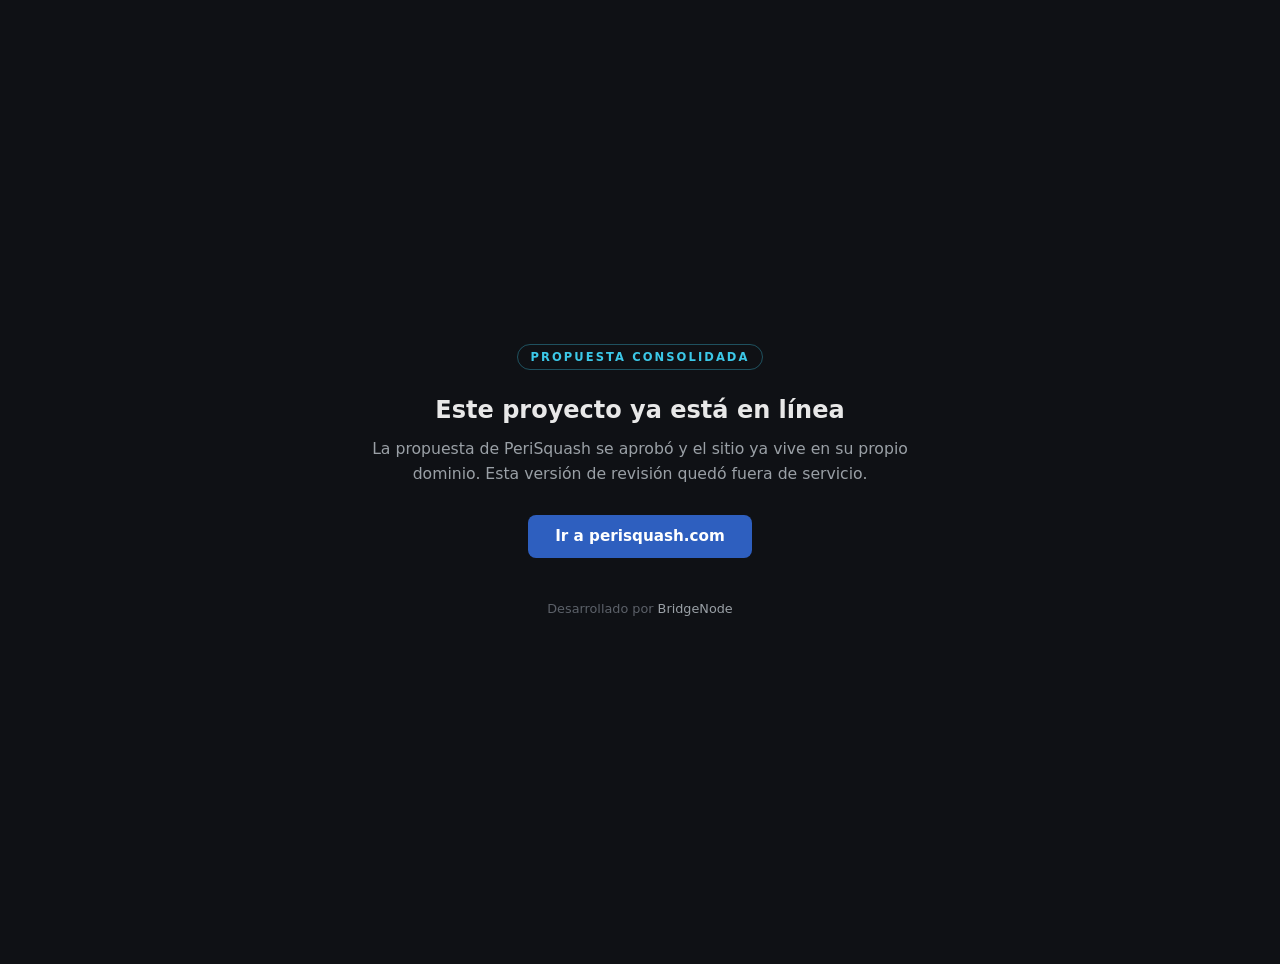
<file: deploy/propuesta-consolidada.html>
<!DOCTYPE html><html lang="es"><head><meta charset="utf-8">
<meta name="viewport" content="width=device-width,initial-scale=1">
<meta name="robots" content="noindex,nofollow,noarchive">
<title>Propuesta consolidada — PeriSquash</title>
<style>
  :root{color-scheme:dark}
  body{font-family:system-ui,-apple-system,"Segoe UI",sans-serif;display:grid;place-items:center;
    min-height:100vh;margin:0;background:#0f1115;color:#e8e8e8;text-align:center;padding:2rem}
  .card{max-width:34rem}
  .tag{display:inline-block;font-size:.72rem;font-weight:700;letter-spacing:.18em;text-transform:uppercase;
    color:#3CC8E8;border:1px solid rgba(60,200,232,.35);border-radius:999px;padding:.4em 1.1em;margin-bottom:1.6rem}
  h1{font-size:1.5rem;font-weight:600;margin:0 0 .7rem;line-height:1.25}
  p{color:#9aa0a6;margin:0 0 1.8rem;font-size:.98rem;line-height:1.6}
  a.btn{display:inline-block;background:#2E5FBF;color:#fff;text-decoration:none;font-weight:600;
    padding:.8em 1.8em;border-radius:8px;font-size:.95rem;transition:background-color .15s}
  a.btn:hover{background:#1B3A7A}
  .pie{margin:2.6rem 0 0;font-size:.8rem;color:#5c6169}
  .pie a{color:#9aa0a6;text-decoration:none}
</style>
</head><body><div class="card">
  <span class="tag">Propuesta consolidada</span>
  <h1>Este proyecto ya está en línea</h1>
  <p>La propuesta de PeriSquash se aprobó y el sitio ya vive en su propio dominio.
     Esta versión de revisión quedó fuera de servicio.</p>
  <a class="btn" href="https://perisquash.com/">Ir a perisquash.com</a>
  <p class="pie">Desarrollado por <a href="https://bridgenode.mx/">BridgeNode</a></p>
</div></body></html>
</file>
<file: css/styles.css>
/* ==========================================================================
   PeriSquash — rediseño "Stitch": editorial claro, azul + teal.
   Vanilla CSS, sin frameworks.
   ========================================================================== */

@font-face {
  font-family: 'Bricolage Grotesque';
  font-style: normal;
  font-weight: 400 800;
  font-stretch: 100%;
  font-display: swap;
  src: url('../assets/fonts/bricolage-grotesque-latin.woff2') format('woff2');
  unicode-range: U+0000-00FF, U+0131, U+0152-0153, U+02BB-02BC, U+02C6, U+02DA, U+02DC, U+0304, U+0308, U+0329, U+2000-206F, U+20AC, U+2122, U+2191, U+2193, U+2212, U+2215, U+FEFF, U+FFFD;
}

@font-face {
  font-family: 'Hanken Grotesk';
  font-style: normal;
  font-weight: 400 700;
  font-display: swap;
  src: url('../assets/fonts/hanken-grotesk-latin.woff2') format('woff2');
  unicode-range: U+0000-00FF, U+0131, U+0152-0153, U+02BB-02BC, U+02C6, U+02DA, U+02DC, U+0304, U+0308, U+0329, U+2000-206F, U+20AC, U+2122, U+2191, U+2193, U+2212, U+2215, U+FEFF, U+FFFD;
}

:root {
  --blue: #2E5FBF;
  --blue-deep: #173466;
  --blue-light: #4DA8E8;
  --cyan: #3CC8E8;
  --teal: #19707D;
  --teal-deep: #124e57;
  --paper: #FAF8F1;
  --paper-2: #F1EEE4;
  --line: #E2DFD3;
  --ink: #1C2227;
  --muted: #5C646B;
  --charcoal: #14181C;
  --white: #FFFFFF;
  --yellow: #F4B400;
  --font-display: 'Bricolage Grotesque', system-ui, -apple-system, 'Segoe UI', sans-serif;
  --font-body: 'Hanken Grotesk', system-ui, -apple-system, 'Segoe UI', sans-serif;
  --maxw: 1140px;
  --nav-h: 74px;
}

* { box-sizing: border-box; margin: 0; padding: 0; }

html {
  scroll-behavior: smooth;
  scroll-padding-top: 90px;
  font-size: 16px;
}

body {
  min-width: 320px;
  overflow-x: hidden;
  background: var(--paper);
  color: var(--ink);
  font-family: var(--font-body);
  -webkit-font-smoothing: antialiased;
}

img, iframe { display: block; max-width: 100%; }

a { color: var(--blue); text-decoration: none; }
a:hover { color: var(--teal); }

h1, h2, h3 {
  color: var(--blue-deep);
  font-family: var(--font-display);
  font-weight: 800;
  letter-spacing: -0.035em;
  line-height: 1.0;
}

p { line-height: 1.7; }

.skip-link {
  position: absolute;
  top: 0;
  left: -999px;
  z-index: 1000;
  padding: 0.75rem 1rem;
  background: var(--blue);
  color: var(--white);
  font-weight: 700;
}
.skip-link:focus { left: 0; color: var(--white); }

:focus-visible {
  outline: 3px solid var(--blue);
  outline-offset: 3px;
  border-radius: 8px;
}

/* --------------------------------------------------------------------------
   NAV — claro, translúcido, se solidifica al hacer scroll
   -------------------------------------------------------------------------- */
#mainNav {
  position: fixed;
  top: 0;
  left: 0;
  z-index: 100;
  width: 100%;
  background: rgba(250, 248, 241, 0.82);
  backdrop-filter: saturate(140%) blur(12px);
  -webkit-backdrop-filter: saturate(140%) blur(12px);
  border-bottom: 1px solid transparent;
  transition: border-color 0.3s ease, box-shadow 0.3s ease, background-color 0.3s ease;
}

#mainNav.is-scrolled {
  border-bottom-color: var(--line);
  box-shadow: 0 10px 30px -24px rgba(20, 24, 28, 0.6);
}

.nav-bar {
  display: flex;
  align-items: center;
  justify-content: space-between;
  gap: 1rem;
  width: min(var(--maxw), 100%);
  min-height: var(--nav-h);
  margin: 0 auto;
  padding: 0.85rem clamp(1.25rem, 4vw, 2.5rem);
}

#mainNav .nav-logo-text {
  font-family: var(--font-display);
  font-size: 1.35rem;
  font-weight: 800;
  letter-spacing: -0.04em;
}
#mainNav .nav-logo-text .peri { color: var(--blue-deep); }
#mainNav .nav-logo-text .squash { color: var(--blue-light); }

.nav-toggle {
  display: none;
  flex-direction: column;
  justify-content: center;
  gap: 5px;
  width: 42px;
  height: 42px;
  border: 0;
  background: transparent;
  cursor: pointer;
}
.nav-toggle span {
  display: block;
  width: 24px;
  height: 2px;
  margin: 0 auto;
  background: var(--blue-deep);
  border-radius: 2px;
  transition: transform 0.25s ease, opacity 0.25s ease;
}
.nav-toggle.is-active span:nth-child(1) { transform: translateY(7px) rotate(45deg); }
.nav-toggle.is-active span:nth-child(2) { opacity: 0; }
.nav-toggle.is-active span:nth-child(3) { transform: translateY(-7px) rotate(-45deg); }

.nav-menu {
  display: flex;
  align-items: center;
  gap: 1.75rem;
}

#mainNav .nav-links {
  display: flex;
  align-items: center;
  gap: 0.15rem;
}

#mainNav .nav-links a {
  display: inline-flex;
  align-items: center;
  min-height: 40px;
  padding: 0.5rem 0.85rem;
  border-radius: 999px;
  color: var(--ink);
  font-size: 0.94rem;
  font-weight: 600;
}
#mainNav .nav-links a:hover { color: var(--blue); background: rgba(46, 95, 191, 0.07); }

#mainNav .nav-cta {
  display: inline-flex;
  align-items: center;
  min-height: 42px;
  padding: 0.6rem 1.25rem;
  border-radius: 999px;
  background: var(--blue);
  color: var(--white);
  font-size: 0.94rem;
  font-weight: 700;
  transition: background-color 0.2s ease, transform 0.2s ease;
}
#mainNav .nav-cta:hover { background: var(--blue-deep); color: var(--white); transform: translateY(-1px); }

/* --------------------------------------------------------------------------
   BOTONES
   -------------------------------------------------------------------------- */
.btn {
  display: inline-flex;
  align-items: center;
  justify-content: center;
  min-height: 50px;
  padding: 0.9rem 1.5rem;
  border-radius: 999px;
  font-family: var(--font-body);
  font-weight: 700;
  font-size: 1rem;
  line-height: 1;
  cursor: pointer;
  transition: transform 0.2s ease, background-color 0.2s ease, color 0.2s ease, border-color 0.2s ease;
}
.btn:hover { transform: translateY(-2px); }

.btn-primary { background: var(--blue); color: var(--white); }
.btn-primary:hover { background: var(--blue-deep); color: var(--white); }

.btn-ghost {
  background: transparent;
  color: var(--white);
  border: 1.5px solid rgba(255, 255, 255, 0.55);
}
.btn-ghost:hover { background: rgba(255, 255, 255, 0.12); color: var(--white); border-color: var(--white); }

.btn-light { background: var(--white); color: var(--blue-deep); }
.btn-light:hover { background: var(--cyan); color: var(--ink); }

/* --------------------------------------------------------------------------
   LAYOUT DE SECCIÓN
   -------------------------------------------------------------------------- */
.section { padding: clamp(3.75rem, 7vw, 6.5rem) clamp(1.25rem, 5vw, 2.5rem); }
.section-muted { background: var(--paper-2); }

.wrap {
  width: min(var(--maxw), 100%);
  margin: 0 auto;
}

.kicker {
  color: var(--teal);
  font-size: 0.76rem;
  font-weight: 800;
  letter-spacing: 0.16em;
  text-transform: uppercase;
}

.section-head { margin-bottom: 2.75rem; }
.section-head-center { text-align: center; }

.section-title {
  margin-top: 0.7rem;
  font-size: clamp(2.2rem, 5.2vw, 3.6rem);
  line-height: 1.02;
}

/* --------------------------------------------------------------------------
   HERO
   -------------------------------------------------------------------------- */
.hero {
  display: flex;
  align-items: flex-end;
  min-height: 92vh;
  min-height: 92svh;
  padding: calc(var(--nav-h) + 2rem) clamp(1.25rem, 5vw, 2.5rem) clamp(3rem, 7vw, 5.5rem);
  background-color: var(--charcoal);
  background-image:
    linear-gradient(180deg, rgba(15, 19, 24, 0.35) 0%, rgba(15, 19, 24, 0.55) 55%, rgba(15, 19, 24, 0.86) 100%),
    radial-gradient(circle at 78% 22%, rgba(77, 168, 232, 0.28), transparent 46%),
    url('../assets/images/fondo-inicio_cancha.jpg');
  background-position: center;
  background-repeat: no-repeat;
  background-size: cover;
}

.hero-inner {
  width: min(var(--maxw), 100%);
  margin: 0 auto;
}

.hero-badge {
  display: inline-flex;
  align-items: center;
  gap: 0.45rem;
  padding: 0.5rem 0.95rem;
  border-radius: 999px;
  background: var(--yellow);
  color: #3a2c00;
  font-size: 0.8rem;
  font-weight: 800;
  letter-spacing: 0.02em;
}
.hero-badge span { font-size: 0.95rem; line-height: 1; }

.hero h1 {
  max-width: 15ch;
  margin-top: 1.25rem;
  color: var(--white);
  font-size: clamp(2.9rem, 8.5vw, 6rem);
  letter-spacing: -0.045em;
  line-height: 0.98;
  text-shadow: 0 6px 30px rgba(0, 0, 0, 0.4);
}

.hero-lead {
  max-width: 56ch;
  margin-top: 1.5rem;
  color: rgba(255, 255, 255, 0.9);
  font-size: clamp(1.05rem, 1.9vw, 1.3rem);
  text-shadow: 0 2px 14px rgba(0, 0, 0, 0.35);
}

.hero-actions {
  display: flex;
  align-items: center;
  gap: 1rem;
  flex-wrap: wrap;
  margin-top: 2.25rem;
}

/* --------------------------------------------------------------------------
   INSTALACIONES / CANCHAS
   -------------------------------------------------------------------------- */
.courts-grid {
  display: grid;
  grid-template-columns: repeat(3, minmax(0, 1fr));
  gap: 1.5rem;
}

.court-card {
  display: flex;
  flex-direction: column;
  background: var(--white);
  border: 1px solid var(--line);
  border-radius: 18px;
  overflow: hidden;
  transition: transform 0.25s ease, box-shadow 0.25s ease;
}
.court-card:hover {
  transform: translateY(-4px);
  box-shadow: 0 24px 44px -30px rgba(23, 52, 102, 0.55);
}

.court-photo { aspect-ratio: 3 / 2; overflow: hidden; }
.court-photo img { width: 100%; height: 100%; object-fit: cover; }

.court-body { padding: 1.4rem 1.5rem 1.6rem; }
.court-body h3 { font-size: 1.35rem; letter-spacing: -0.03em; }
.court-body p { margin-top: 0.55rem; color: var(--muted); font-size: 0.98rem; }

.equip-card {
  display: flex;
  flex-direction: column;
  padding: 1.75rem 1.6rem;
  background: var(--white);
  border: 1px solid var(--line);
  border-radius: 18px;
}

.equip-icon {
  display: inline-flex;
  align-items: center;
  justify-content: center;
  width: 48px;
  height: 48px;
  margin-bottom: 1rem;
  border-radius: 12px;
  background: rgba(46, 95, 191, 0.1);
  color: var(--blue);
}

.equip-card h3 { font-size: 1.3rem; }

.equip-list {
  list-style: none;
  margin: 1rem 0 1.4rem;
  display: grid;
  gap: 0.7rem;
}
.equip-list li {
  position: relative;
  padding-left: 1.7rem;
  color: var(--muted);
  font-size: 0.96rem;
}
.equip-list li::before {
  content: '';
  position: absolute;
  left: 0;
  top: 0.15em;
  width: 18px;
  height: 18px;
  border-radius: 50%;
  background:
    url("data:image/svg+xml,%3Csvg xmlns='http://www.w3.org/2000/svg' width='12' height='12' viewBox='0 0 24 24' fill='none' stroke='%2319707D' stroke-width='3' stroke-linecap='round' stroke-linejoin='round'%3E%3Cpath d='M20 6 9 17l-5-5'/%3E%3C/svg%3E") center / 12px no-repeat,
    rgba(25, 112, 125, 0.14);
}

.link-arrow {
  margin-top: auto;
  color: var(--blue);
  font-weight: 700;
  font-size: 0.95rem;
}
.link-arrow:hover { color: var(--teal); }

/* --------------------------------------------------------------------------
   SERVICIOS
   -------------------------------------------------------------------------- */
.services-grid {
  display: grid;
  grid-template-columns: repeat(4, minmax(0, 1fr));
  gap: 1.25rem;
}

.service-item {
  display: flex;
  flex-direction: column;
  padding: 1.6rem 1.5rem;
  background: var(--white);
  border: 1px solid var(--line);
  border-radius: 16px;
  transition: transform 0.25s ease, border-color 0.25s ease;
}
.service-item:hover { transform: translateY(-4px); border-color: var(--blue-light); }

.service-icon {
  display: inline-flex;
  align-items: center;
  justify-content: center;
  width: 46px;
  height: 46px;
  margin-bottom: 1.1rem;
  border-radius: 12px;
  background: rgba(25, 112, 125, 0.1);
  color: var(--teal);
}

.service-item h3 { font-size: 1.2rem; letter-spacing: -0.02em; }
.service-item > p { margin-top: 0.5rem; color: var(--muted); font-size: 0.94rem; }

.service-price {
  margin-top: auto;
  padding-top: 1rem;
  color: var(--blue-deep);
  font-weight: 800;
  font-size: 0.92rem;
}

/* --------------------------------------------------------------------------
   TORNEOS
   -------------------------------------------------------------------------- */
.tournaments {
  background:
    linear-gradient(120deg, rgba(18, 78, 87, 0.95) 0%, rgba(23, 52, 102, 0.95) 100%),
    radial-gradient(circle at 85% 20%, rgba(60, 200, 232, 0.3), transparent 45%);
  color: var(--white);
}

.tournaments-copy { max-width: 640px; }
.tournaments .kicker { color: var(--cyan); }
.tournaments .section-title { color: var(--white); }

.tournaments-lead {
  margin-top: 1.1rem;
  color: rgba(255, 255, 255, 0.88);
  font-size: 1.1rem;
}

.chip-row {
  display: flex;
  flex-wrap: wrap;
  gap: 0.65rem;
  margin: 1.75rem 0 2rem;
}
.chip {
  padding: 0.55rem 1.05rem;
  border: 1px solid rgba(255, 255, 255, 0.28);
  border-radius: 999px;
  color: var(--white);
  font-weight: 600;
  font-size: 0.9rem;
}

.tournaments .btn-primary { background: var(--white); color: var(--blue-deep); }
.tournaments .btn-primary:hover { background: var(--cyan); color: var(--ink); }

/* --------------------------------------------------------------------------
   HORARIOS + DON ROGER
   -------------------------------------------------------------------------- */
.schedule-layout {
  display: grid;
  grid-template-columns: 1fr 0.9fr;
  gap: clamp(2rem, 5vw, 4rem);
  align-items: center;
}

.schedule-lead { margin-top: 1.1rem; max-width: 46ch; color: var(--muted); }

.hours {
  margin-top: 1.75rem;
  display: grid;
}
.hours div {
  display: flex;
  align-items: baseline;
  justify-content: space-between;
  gap: 1.2rem;
  padding: 1rem 0;
  border-top: 1px solid var(--line);
}
.hours div:last-child { border-bottom: 1px solid var(--line); }
.hours dt { color: var(--ink); font-weight: 700; font-size: 1.05rem; }
.hours dd { color: var(--blue); font-weight: 800; letter-spacing: 0.01em; }

.schedule-note { margin-top: 1.4rem; color: var(--muted); }
.schedule-note strong { color: var(--blue-deep); }

.roger-figure {
  position: relative;
  margin: 0;
  border-radius: 20px;
  overflow: hidden;
}
.roger-figure img {
  width: 100%;
  aspect-ratio: 4 / 5;
  object-fit: cover;
}
.roger-quote {
  position: absolute;
  left: 1rem;
  right: 1rem;
  bottom: 1rem;
  padding: 1.25rem 1.4rem;
  border-radius: 14px;
  background: var(--teal);
  color: var(--white);
}
.roger-quote p {
  font-family: var(--font-display);
  font-weight: 700;
  font-size: 1.05rem;
  line-height: 1.35;
  letter-spacing: -0.02em;
}
.roger-quote cite {
  display: block;
  margin-top: 0.7rem;
  color: rgba(255, 255, 255, 0.82);
  font-style: normal;
  font-weight: 700;
  font-size: 0.82rem;
  letter-spacing: 0.05em;
  text-transform: uppercase;
}

/* --------------------------------------------------------------------------
   TIENDA
   -------------------------------------------------------------------------- */
.shop-banner {
  position: relative;
  display: flex;
  align-items: center;
  min-height: 300px;
  padding: clamp(2rem, 5vw, 3.5rem);
  border-radius: 22px;
  overflow: hidden;
  background-color: var(--charcoal);
  background-size: cover;
  background-position: center;
  color: var(--white);
  isolation: isolate;
}
.shop-banner::before {
  content: '';
  position: absolute;
  inset: 0;
  z-index: -1;
  background: linear-gradient(90deg, rgba(15, 19, 24, 0.92) 0%, rgba(15, 19, 24, 0.6) 62%, rgba(15, 19, 24, 0.25) 100%);
}
.shop-copy { max-width: 540px; }
.shop-banner .kicker { color: var(--cyan); }
.shop-banner .section-title { color: var(--white); margin-top: 0.5rem; }
.shop-banner p { margin-top: 0.85rem; color: rgba(255, 255, 255, 0.88); }
.shop-banner .link-arrow {
  display: inline-block;
  margin-top: 1.25rem;
  color: var(--cyan);
}
.shop-banner:hover .link-arrow { color: var(--white); }

/* --------------------------------------------------------------------------
   RESEÑAS
   -------------------------------------------------------------------------- */
.reviews-grid {
  display: grid;
  grid-template-columns: repeat(3, minmax(0, 1fr));
  gap: 1.5rem;
}
.review-card {
  display: flex;
  flex-direction: column;
  padding: 1.75rem;
  background: var(--white);
  border: 1px solid var(--line);
  border-radius: 18px;
}
.review-card .stars {
  color: var(--yellow);
  font-size: 1.05rem;
  letter-spacing: 0.12em;
}
.review-card blockquote {
  margin: 0.9rem 0 1.5rem;
  color: var(--ink);
  font-size: 1.02rem;
  line-height: 1.6;
}
.review-author {
  display: flex;
  align-items: center;
  gap: 0.75rem;
  margin-top: auto;
  color: var(--blue-deep);
  font-weight: 700;
  font-size: 0.95rem;
}
.avatar {
  display: inline-flex;
  align-items: center;
  justify-content: center;
  width: 42px;
  height: 42px;
  border-radius: 50%;
  color: var(--white);
  font-family: var(--font-display);
  font-weight: 800;
  font-size: 0.85rem;
  letter-spacing: 0;
}
.avatar[data-c="1"] { background: var(--blue); }
.avatar[data-c="2"] { background: var(--teal); }
.avatar[data-c="3"] { background: var(--blue-light); }

/* --------------------------------------------------------------------------
   UBICACIÓN
   -------------------------------------------------------------------------- */
.location-layout {
  display: grid;
  grid-template-columns: 0.85fr 1.15fr;
  gap: clamp(2rem, 5vw, 3.5rem);
  align-items: center;
}

.location-list {
  list-style: none;
  margin: 1.9rem 0;
  display: grid;
  gap: 1.4rem;
}
.location-list li { display: flex; gap: 0.9rem; }
.loc-icon {
  flex: none;
  display: inline-flex;
  align-items: center;
  justify-content: center;
  width: 42px;
  height: 42px;
  border-radius: 12px;
  background: rgba(46, 95, 191, 0.1);
  color: var(--blue);
}
.loc-label {
  color: var(--teal);
  font-size: 0.72rem;
  font-weight: 800;
  letter-spacing: 0.12em;
  text-transform: uppercase;
}
.location-list li p:last-child { color: var(--ink); }

.map-container {
  aspect-ratio: 4 / 3;
  min-height: 300px;
  border-radius: 20px;
  overflow: hidden;
  border: 1px solid var(--line);
  background: var(--paper-2);
}
.map-container iframe { width: 100%; height: 100%; border: 0; filter: grayscale(0.2); }

/* --------------------------------------------------------------------------
   CIERRE
   -------------------------------------------------------------------------- */
.closing-band {
  padding: clamp(3.5rem, 7vw, 5.5rem) clamp(1.25rem, 5vw, 2.5rem);
  background:
    linear-gradient(100deg, rgba(15, 19, 24, 0.9) 0%, rgba(15, 19, 24, 0.66) 55%, rgba(15, 19, 24, 0.4) 100%),
    url('../assets/images/cancha-juego.jpg');
  background-position: center;
  background-repeat: no-repeat;
  background-size: cover;
  color: var(--white);
}
.closing-inner {
  display: flex;
  align-items: center;
  justify-content: space-between;
  gap: 2rem;
}
.closing-band .kicker { color: var(--cyan); }
.closing-band h2 {
  max-width: 18ch;
  margin-top: 0.5rem;
  color: var(--white);
  font-size: clamp(2rem, 4.5vw, 3.2rem);
  text-shadow: 0 4px 20px rgba(0, 0, 0, 0.4);
}

/* --------------------------------------------------------------------------
   FOOTER
   -------------------------------------------------------------------------- */
footer {
  padding: clamp(3rem, 6vw, 4rem) clamp(1.25rem, 5vw, 2.5rem) 2rem;
  background: var(--charcoal);
  color: rgba(255, 255, 255, 0.72);
}
.footer-container {
  display: grid;
  grid-template-columns: 1.6fr 1fr 1fr 1fr;
  gap: 2rem;
  width: min(var(--maxw), 100%);
  margin: 0 auto;
  padding-bottom: 2rem;
  border-bottom: 1px solid rgba(255, 255, 255, 0.12);
}
.footer-col { display: flex; flex-direction: column; align-items: flex-start; gap: 0.5rem; }
.footer-brand p { max-width: 34ch; color: rgba(255, 255, 255, 0.6); font-size: 0.94rem; }

.foot-logo {
  display: block;
  margin-bottom: 0.35rem;
  font-family: var(--font-display);
  font-size: 1.7rem;
  font-weight: 800;
  letter-spacing: -0.04em;
}
.foot-logo .peri { color: var(--white); }
.foot-logo .squash { color: var(--cyan); }

.footer-heading {
  margin-bottom: 0.35rem;
  color: var(--cyan);
  font-size: 0.74rem;
  font-weight: 800;
  letter-spacing: 0.14em;
  text-transform: uppercase;
}
footer a { color: var(--white); font-weight: 600; font-size: 0.95rem; }
footer a:hover { color: var(--cyan); }
.footer-col > p { color: rgba(255, 255, 255, 0.7); font-size: 0.95rem; }

.footer-socials { display: flex; gap: 0.5rem; }
.footer-socials a {
  display: inline-flex;
  align-items: center;
  justify-content: center;
  width: 38px;
  height: 38px;
  border: 1px solid rgba(255, 255, 255, 0.2);
  border-radius: 50%;
  color: var(--white);
}
.footer-socials a:hover { background: var(--cyan); border-color: var(--cyan); color: var(--ink); }

.footer-copyright {
  display: flex;
  justify-content: space-between;
  gap: 1rem;
  width: min(var(--maxw), 100%);
  margin: 1.5rem auto 0;
  color: rgba(255, 255, 255, 0.5);
  font-size: 0.88rem;
}

/* --------------------------------------------------------------------------
   REVEAL
   -------------------------------------------------------------------------- */
.reveal {
  opacity: 0;
  transform: translateY(18px);
  transition: opacity 0.7s cubic-bezier(0.16, 1, 0.3, 1), transform 0.7s cubic-bezier(0.16, 1, 0.3, 1);
}
.reveal.visible { opacity: 1; transform: none; }

/* --------------------------------------------------------------------------
   RESPONSIVE
   -------------------------------------------------------------------------- */
@media (max-width: 960px) {
  .courts-grid { grid-template-columns: repeat(2, minmax(0, 1fr)); }
  .services-grid { grid-template-columns: repeat(2, minmax(0, 1fr)); }
  .reviews-grid { grid-template-columns: 1fr; max-width: 560px; margin-inline: auto; }
  .schedule-layout,
  .location-layout { grid-template-columns: 1fr; }
  .roger-figure { max-width: 460px; }
  .location-layout .map-container { order: -1; }
  .footer-container { grid-template-columns: repeat(2, minmax(0, 1fr)); }
}

@media (max-width: 900px) {
  .nav-toggle { display: flex; }
  .nav-menu {
    position: absolute;
    top: 100%;
    left: 0;
    right: 0;
    flex-direction: column;
    align-items: stretch;
    gap: 0;
    padding: 0.75rem clamp(1.25rem, 4vw, 2.5rem) 1.25rem;
    background: var(--paper);
    border-bottom: 1px solid var(--line);
    box-shadow: 0 20px 40px -30px rgba(20, 24, 28, 0.6);
    transform: translateY(-8px);
    opacity: 0;
    visibility: hidden;
    pointer-events: none;
    transition: transform 0.22s ease, opacity 0.22s ease;
  }
  .nav-menu.is-open { transform: translateY(0); opacity: 1; visibility: visible; pointer-events: auto; }
  #mainNav .nav-links { flex-direction: column; align-items: stretch; gap: 0.1rem; padding: 0.25rem 0; }
  #mainNav .nav-links a { border-radius: 12px; min-height: 46px; }
  #mainNav .nav-cta { justify-content: center; margin-top: 0.75rem; }
  body.nav-open { overflow: hidden; }
}

@media (max-width: 620px) {
  .courts-grid,
  .services-grid { grid-template-columns: 1fr; }
  .hero { align-items: flex-end; }
  .hero-actions { width: 100%; }
  .btn { width: 100%; }
  .hero-actions .btn { flex: 1 1 auto; }
  .closing-inner { flex-direction: column; align-items: flex-start; }
  .footer-container { grid-template-columns: 1fr; }
  .footer-copyright { flex-direction: column; align-items: flex-start; }
  .hours div { flex-direction: column; gap: 0.2rem; }
  .hours dd { align-self: flex-start; }
}

@media (prefers-reduced-motion: reduce) {
  html { scroll-behavior: auto !important; }
  *, *::before, *::after {
    animation-duration: 0.001ms !important;
    animation-iteration-count: 1 !important;
    transition-duration: 0.001ms !important;
    scroll-behavior: auto !important;
  }
  .reveal { opacity: 1 !important; transform: none !important; }
}
</file>
